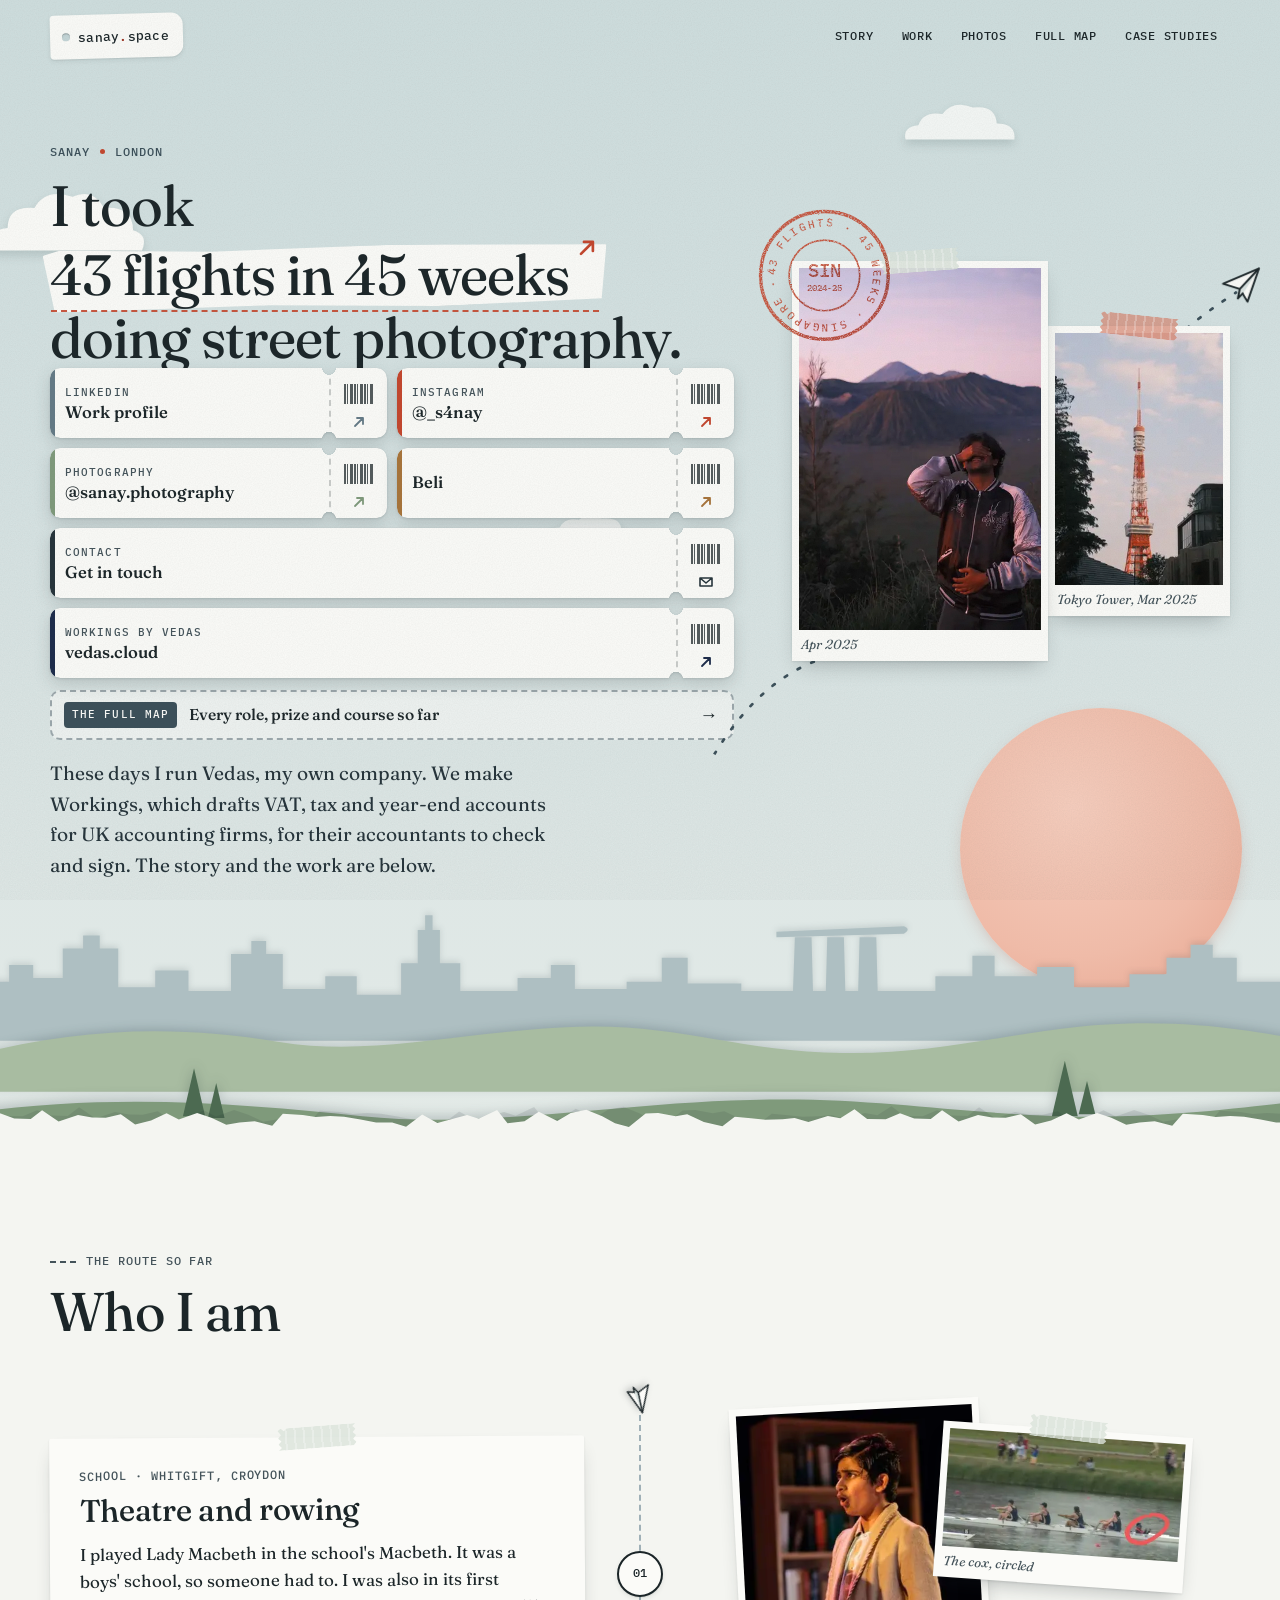
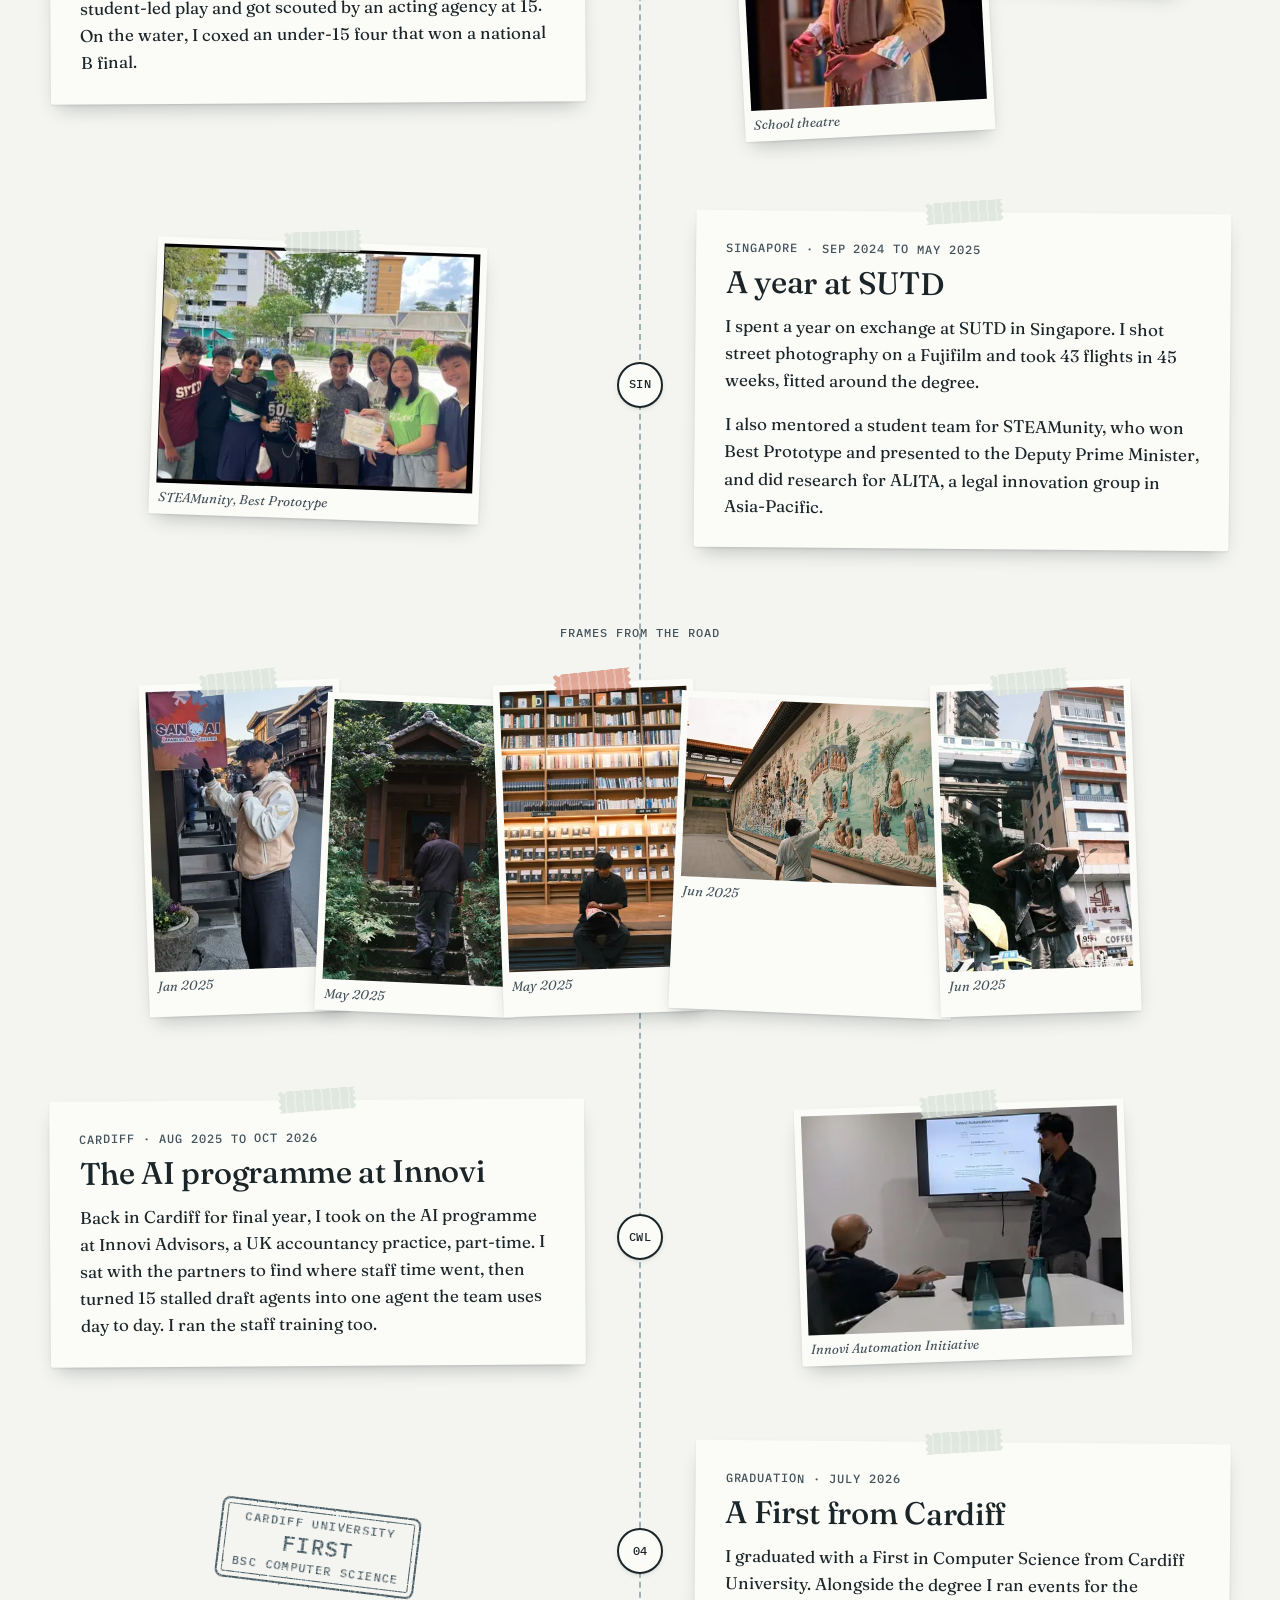
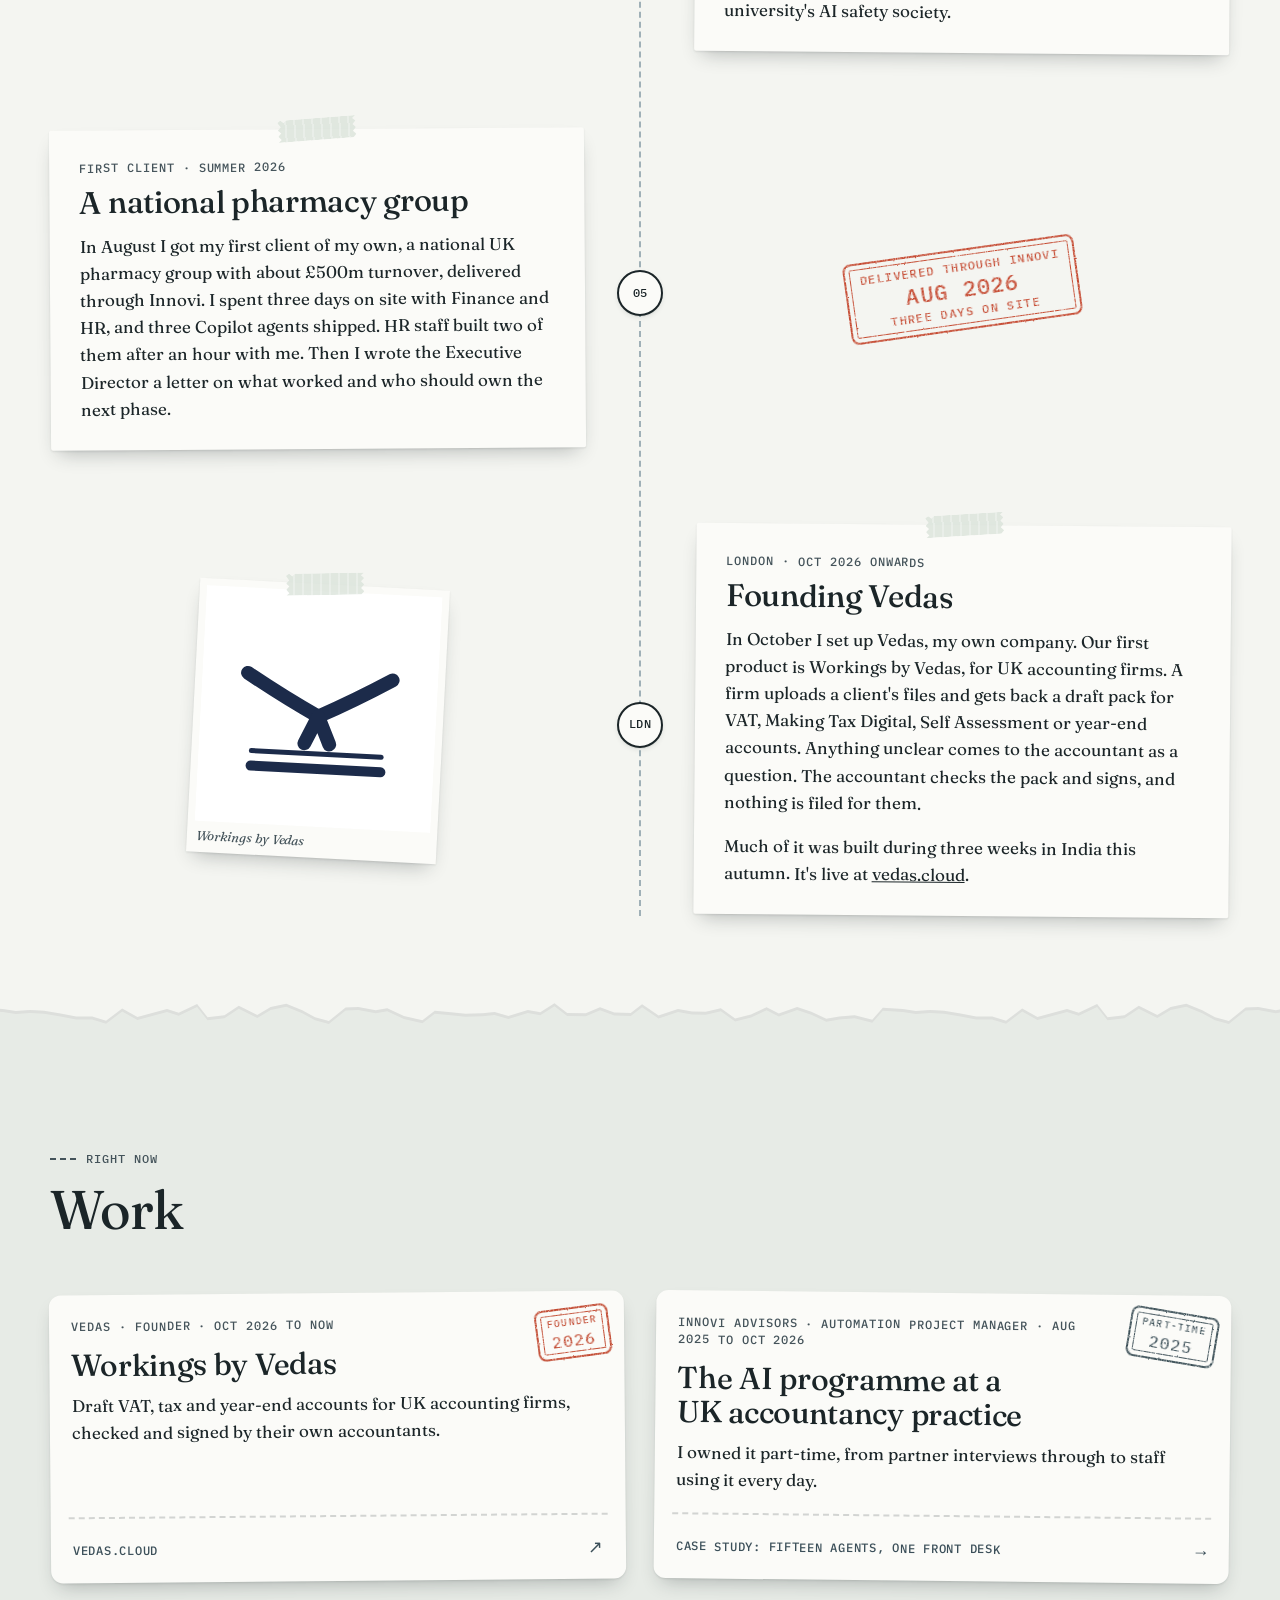
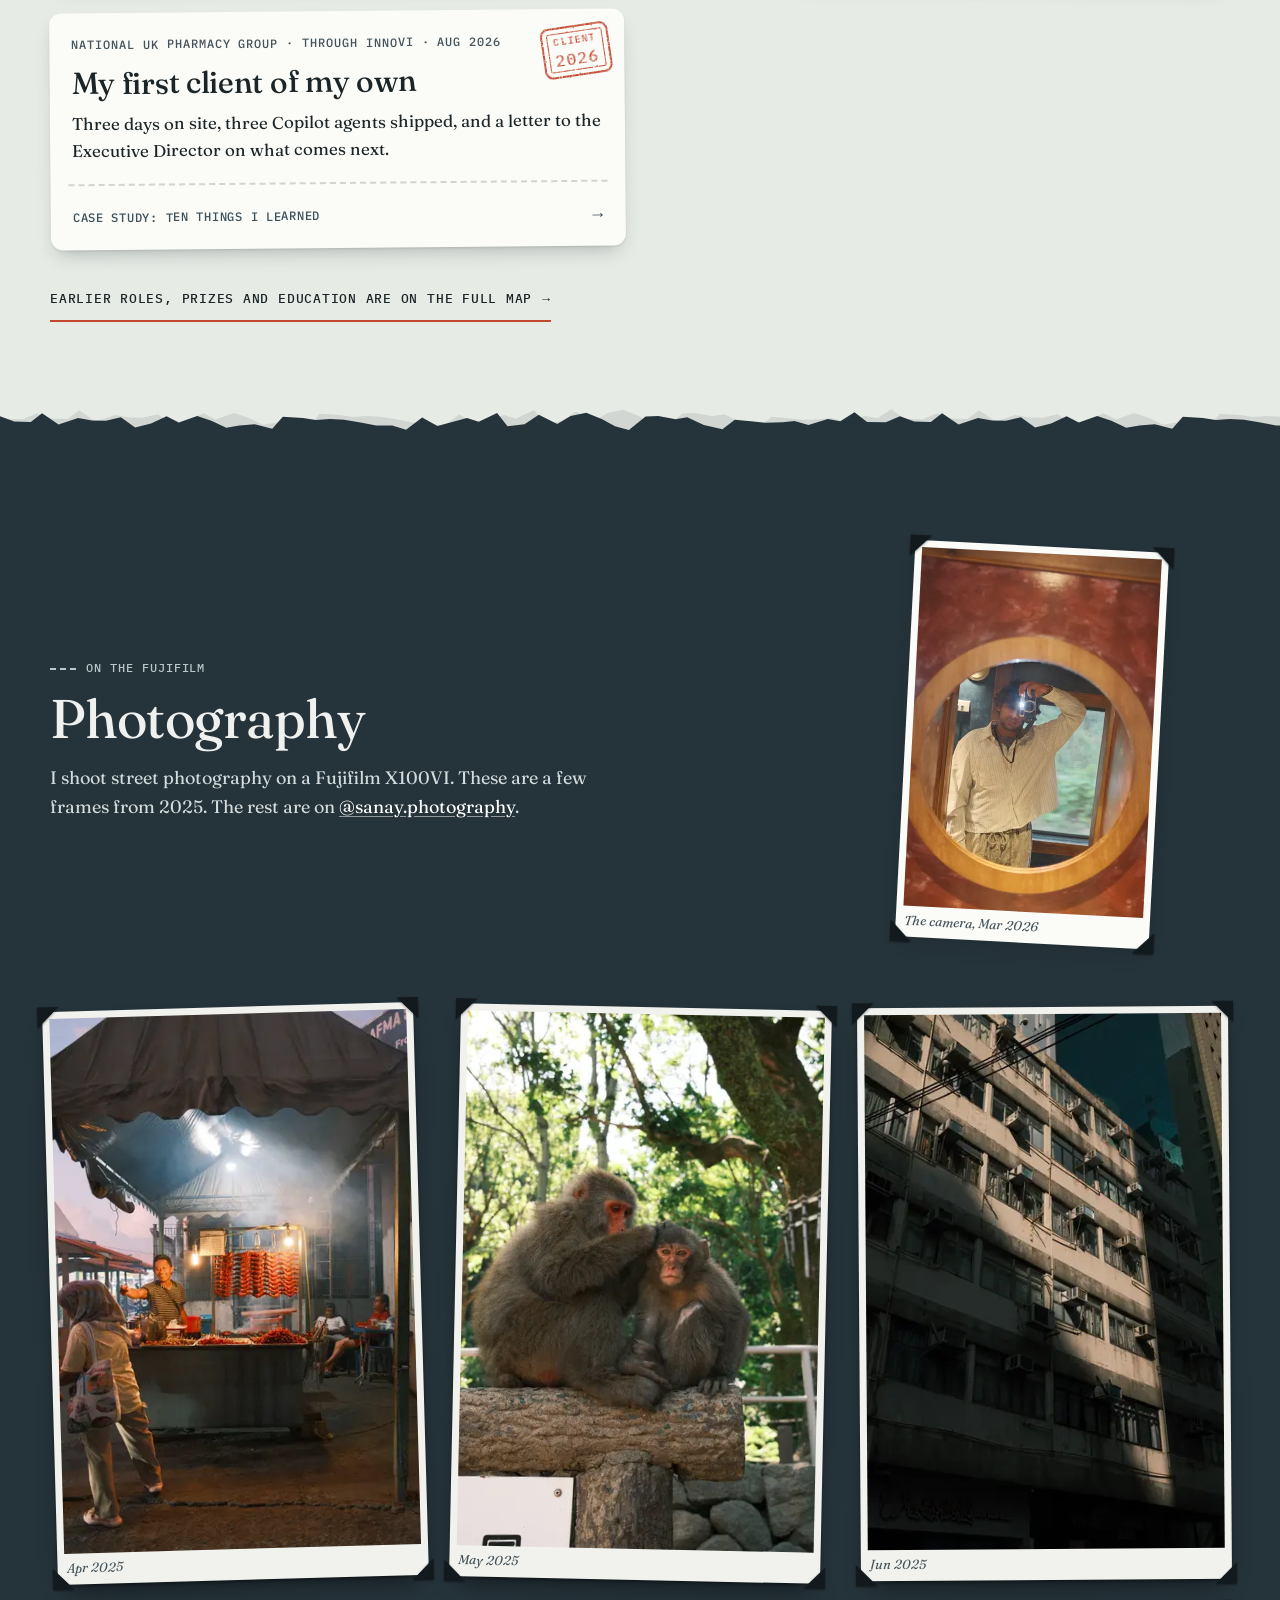
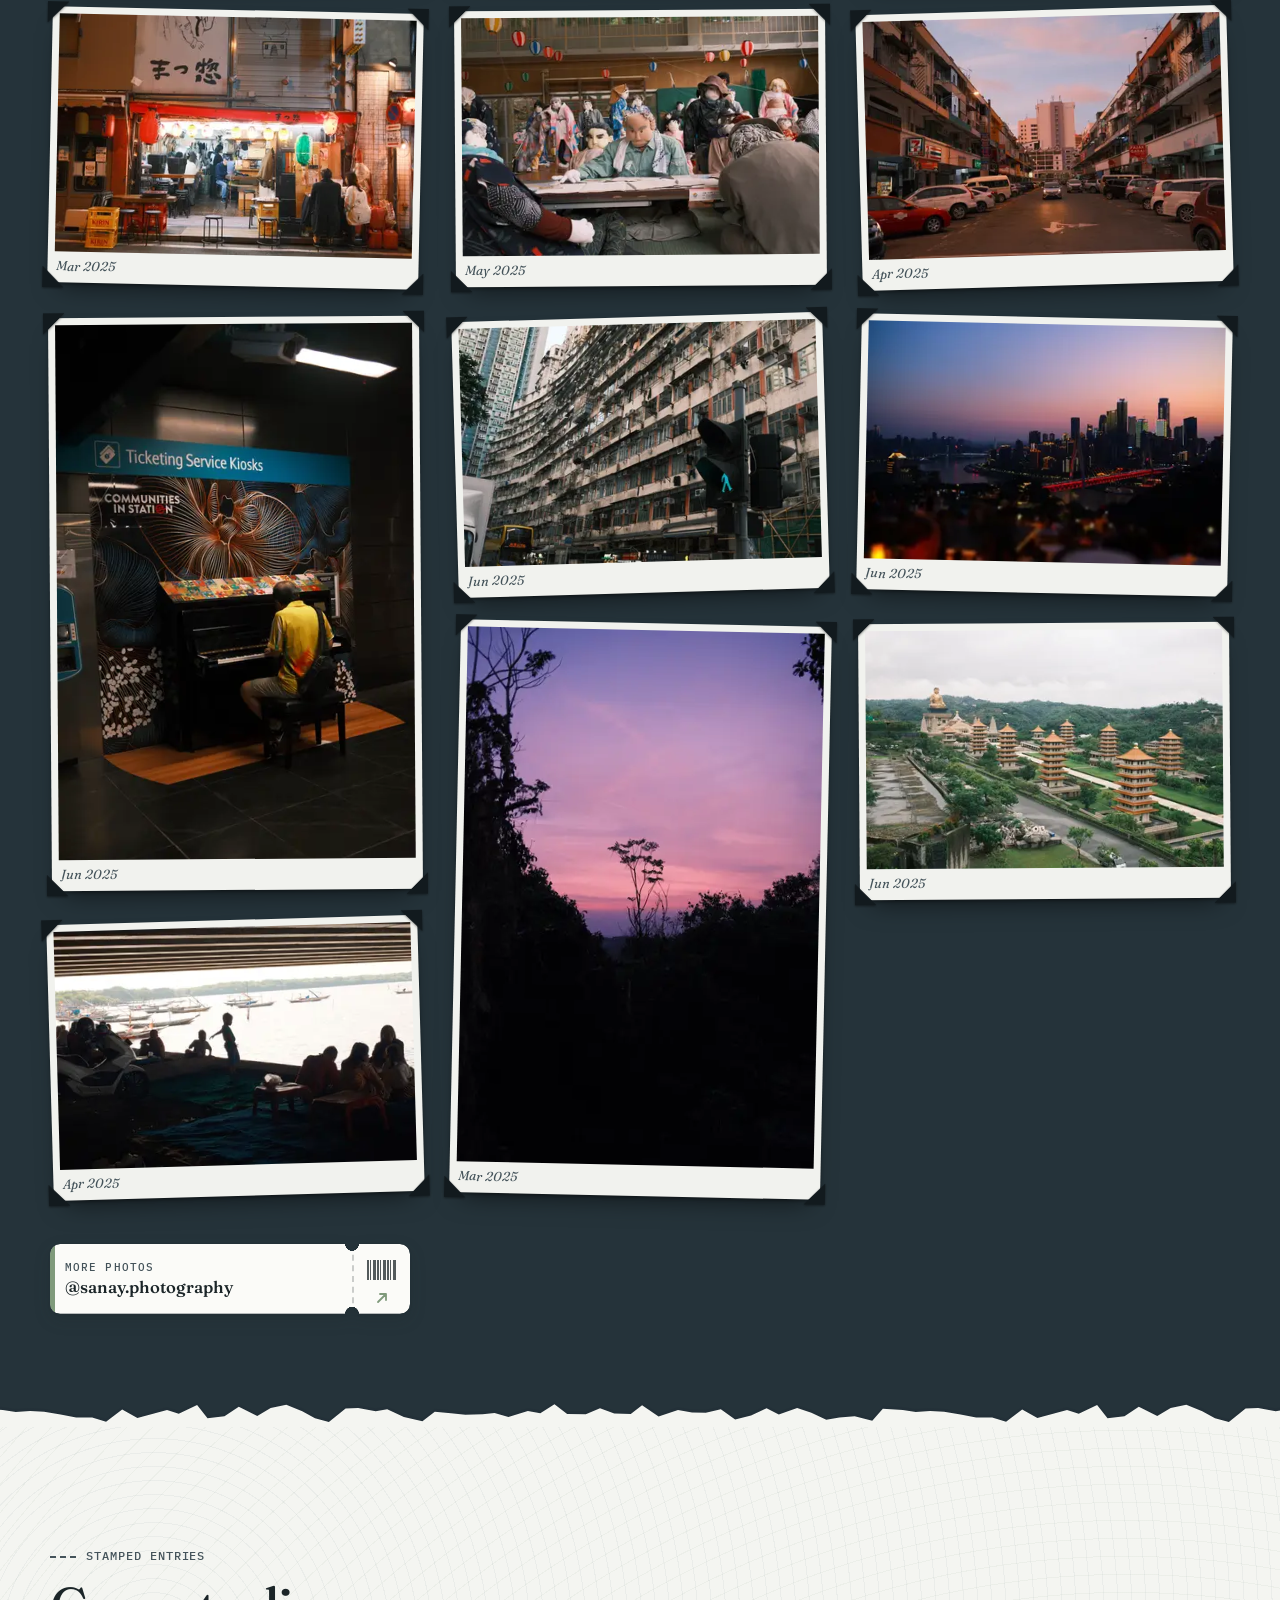
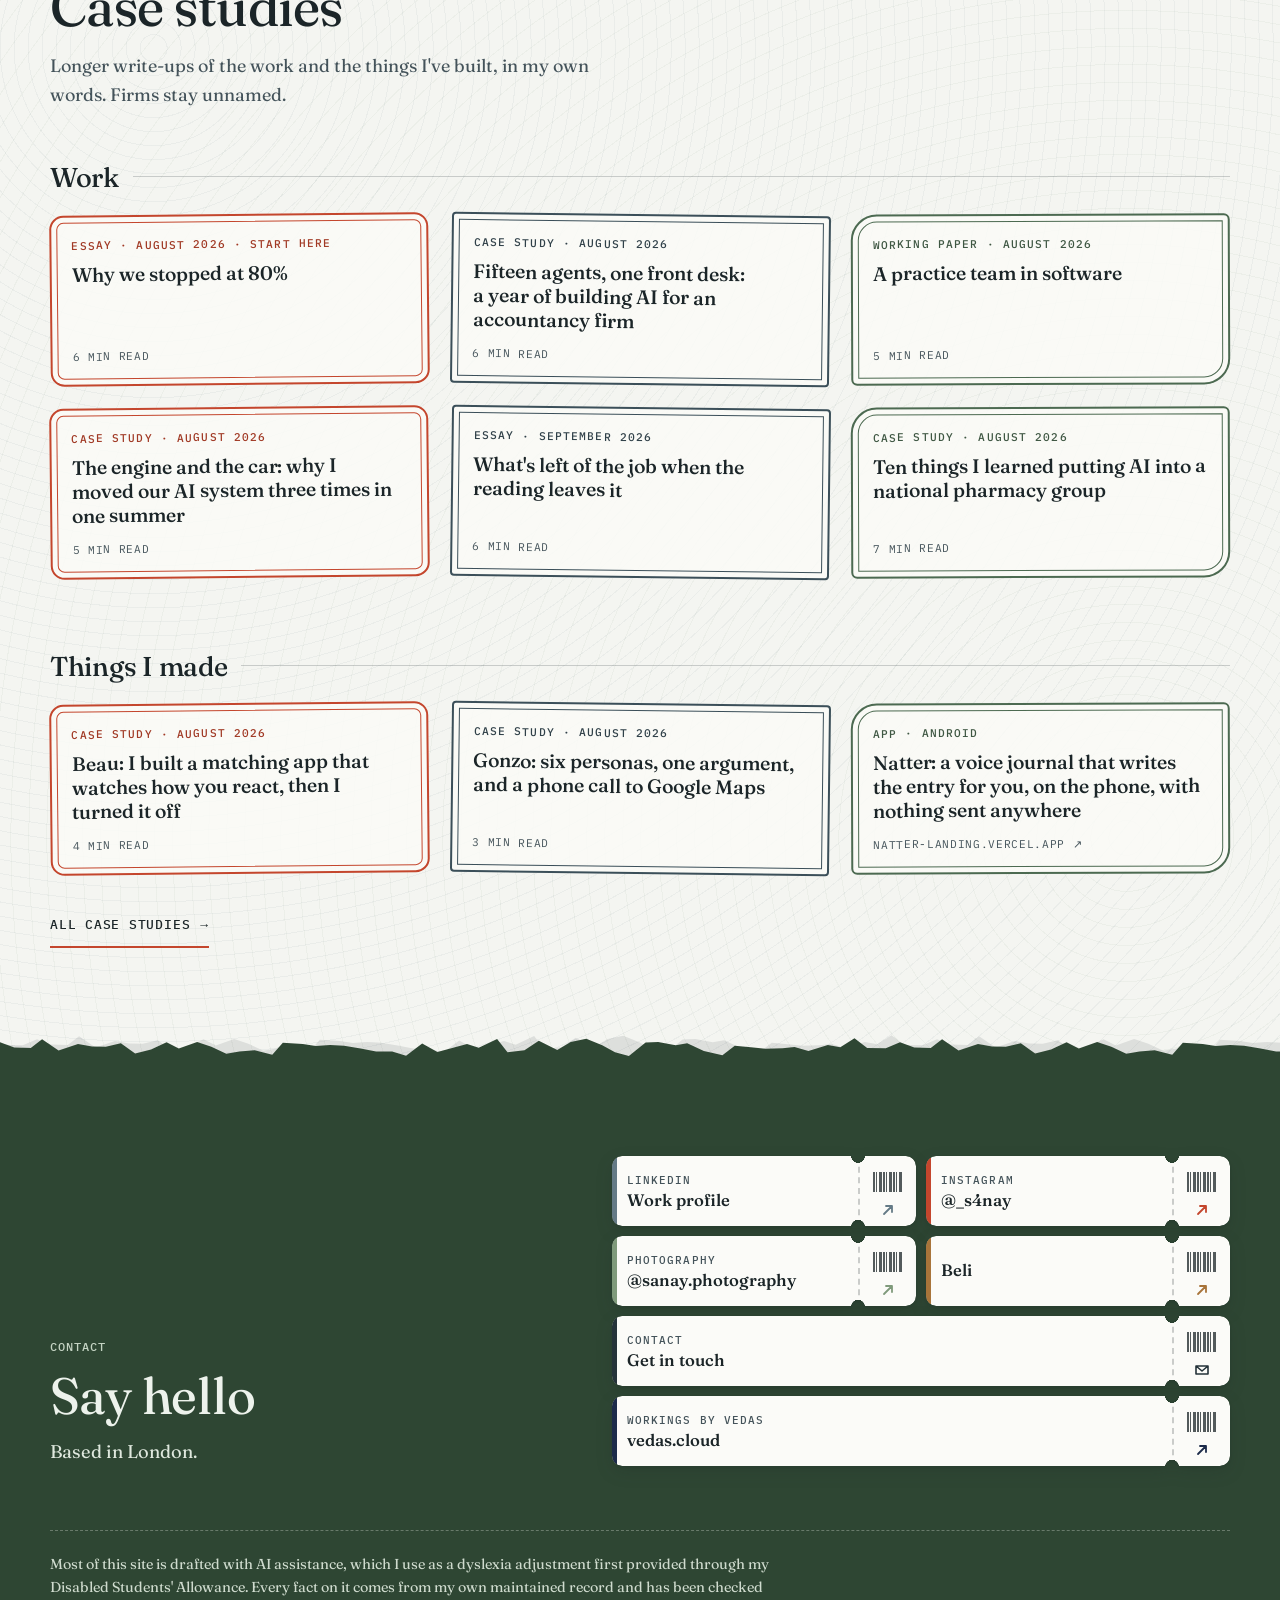
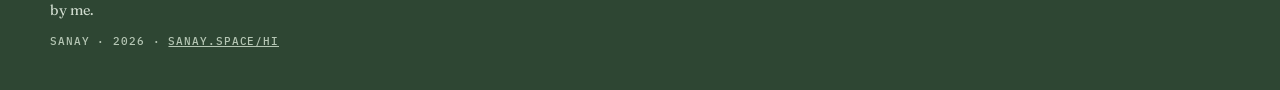
<file: index.html>
<!DOCTYPE html>
<html lang="en-GB" class="no-js">
<head>
  <meta charset="utf-8" />
  <meta name="viewport" content="width=device-width, initial-scale=1, viewport-fit=cover" />
  <script>document.documentElement.classList.replace("no-js", "js");</script>
  <title>Sanay · 43 flights in 45 weeks</title>
  <meta name="description" content="I took 43 flights in 45 weeks doing street photography. Now I run Vedas, which makes Workings for UK accounting firms. Based in London." />
  <link rel="canonical" href="https://sanay.space/" />
  <meta name="theme-color" content="#d7e3e3" />
  <meta property="og:type" content="website" />
  <meta property="og:site_name" content="sanay.space" />
  <meta property="og:url" content="https://sanay.space/" />
  <meta property="og:title" content="Sanay · 43 flights in 45 weeks" />
  <meta property="og:description" content="I took 43 flights in 45 weeks doing street photography. Now I run Vedas, which makes Workings for UK accounting firms." />
  <meta property="og:image" content="https://sanay.space/assets/img/og.jpg" />
  <meta property="og:image:width" content="1200" />
  <meta property="og:image:height" content="630" />
  <meta property="og:image:alt" content="Sanay's scrapbook: a taped-in print of him at sunrise and the line about 43 flights in 45 weeks." />
  <meta name="twitter:card" content="summary_large_image" />
  <meta name="twitter:title" content="Sanay · 43 flights in 45 weeks" />
  <meta name="twitter:description" content="I took 43 flights in 45 weeks doing street photography. Now I run Vedas, which makes Workings for UK accounting firms." />
  <meta name="twitter:image" content="https://sanay.space/assets/img/og.jpg" />
  <link rel="icon" href="assets/img/favicon.svg" type="image/svg+xml" />
  <link rel="preload" href="assets/fonts/fraunces.woff2" as="font" type="font/woff2" crossorigin />
  <link rel="preload" href="assets/img/bromo-420.webp" as="image" imagesrcset="assets/img/bromo-420.webp 420w, assets/img/bromo-760.webp 760w" imagesizes="(min-width: 900px) 260px, 124px" />
  <link rel="stylesheet" href="assets/css/site.css" />
  <script src="assets/js/site.js" defer></script>
</head>
<body>
  <a class="skip" href="#main">Skip to content</a>

  <svg width="0" height="0" style="position:absolute" aria-hidden="true" focusable="false">
    <defs>
      <filter id="ink" x="-5%" y="-5%" width="110%" height="110%">
        <feTurbulence type="fractalNoise" baseFrequency=".9" numOctaves="2" seed="4" result="n" />
        <feDisplacementMap in="SourceGraphic" in2="n" scale="1.8" xChannelSelector="R" yChannelSelector="G" result="d" />
        <feColorMatrix in="n" type="matrix" values="0 0 0 0 0  0 0 0 0 0  0 0 0 0 0  -2.2 0 0 0 2" result="m" />
        <feComposite in="d" in2="m" operator="in" />
      </filter>
      <symbol id="plane" viewBox="0 0 32 32">
        <path d="M2 15 L30 3 L21 29 L15 19 Z" fill="#fbfbf8" stroke="#1b2528" stroke-width="1.5" stroke-linejoin="round" />
        <path d="M30 3 L15 19 L13.5 26.5 L17.8 22" fill="#d9e2e0" stroke="#1b2528" stroke-width="1.5" stroke-linejoin="round" />
      </symbol>
      <symbol id="go" viewBox="0 0 16 16">
        <path d="M4 12 L12 4 M6 4 H12 V10" fill="none" stroke="currentColor" stroke-width="1.8" stroke-linecap="round" stroke-linejoin="round" />
      </symbol>
      <symbol id="mail" viewBox="0 0 16 16">
        <path d="M2 4 H14 V12 H2 Z M2 4 L8 9 L14 4" fill="none" stroke="currentColor" stroke-width="1.6" stroke-linejoin="round" />
      </symbol>
    </defs>
  </svg>

  <header class="hero" id="top">
    <div class="scene" aria-hidden="true">
      <div class="sun" data-depth=".08"></div>
      <svg class="cloud cloud--1" data-depth=".22" viewBox="0 0 160 70"><path d="M14 62 Q10 44 30 42 Q30 22 54 24 Q64 6 88 14 Q106 6 116 24 Q142 22 142 44 Q156 48 150 62 Z" fill="#fbfbf8" /></svg>
      <svg class="cloud cloud--2" data-depth=".34" viewBox="0 0 160 70"><path d="M12 62 Q8 46 28 44 Q34 26 58 30 Q72 12 96 22 Q124 18 126 42 Q150 42 148 62 Z" fill="#f4f7f5" /></svg>
      <svg class="cloud cloud--3" data-depth=".16" viewBox="0 0 160 70"><path d="M16 60 Q14 46 34 46 Q42 30 64 34 Q80 20 100 32 Q128 30 130 48 Q146 50 142 60 Z" fill="#f7f9f7" /></svg>
      <svg class="hills hills--far" data-depth=".05" viewBox="0 0 1440 240"><path fill="#aebfc2" d="M0 240 V176 H38 V158 H64 V172 H96 V140 H118 V126 H136 V140 H156 V182 H196 V164 H232 V186 H278 V146 H300 V132 H316 V146 H334 V184 H380 V170 H414 V190 H462 V156 H480 V120 H488 V104 H496 V120 H504 V156 H526 V186 H588 V172 H624 V158 H650 V184 H706 V176 H744 V150 H772 V178 H830 V186 H1040 V170 H1080 V148 H1104 V170 H1150 V160 H1190 V182 H1250 V168 H1290 V150 H1316 V136 H1340 V150 H1366 V176 H1440 V240 Z M884 240 L888 128 L906 128 L909 240 Z M920 240 L923 128 L941 128 L944 240 Z M955 240 L958 128 L976 128 L979 240 Z M868 122 L1006 116 Q1014 119 1006 124 L868 128 Z" /></svg>
      <svg class="hills hills--mid" data-depth=".1" viewBox="0 0 1440 240"><path fill="#a8bca1" d="M0 240 V200 C120 170 220 168 330 186 C430 202 520 176 640 170 C760 164 820 196 940 198 C1060 200 1140 168 1250 166 C1340 164 1400 178 1440 184 V240 Z" /></svg>
      <svg class="hills hills--near" data-depth=".16" viewBox="0 0 1440 240"><path fill="#7f9a7b" d="M0 240 V218 C160 196 300 210 420 222 C560 236 700 206 860 204 C1000 202 1100 226 1240 222 C1340 219 1400 208 1440 206 V240 Z" /><g fill="#4c6a51"><path d="M238 222 L226 222 L238 170 L250 222 Z" /><path d="M262 224 L253 224 L262 186 L271 224 Z" /><path d="M1180 222 L1166 222 L1180 162 L1194 222 Z" /><path d="M1204 220 L1195 220 L1204 184 L1213 220 Z" /></g></svg>
    </div>

    <div class="wrap topbar">
      <a class="wordmark" href="./"><span>sanay<b>.</b>space</span></a>
      <nav class="topnav" aria-label="Sections">
        <a class="topnav__extra" href="#story">Story</a>
        <a class="topnav__extra" href="#work">Work</a>
        <a class="topnav__extra" href="#photos">Photos</a>
        <a href="map/">Full map</a>
        <a href="case-studies/">Case studies</a>
      </nav>
    </div>

    <div class="wrap hero__grid">
      <div class="hero__text">
        <p class="kicker">Sanay <i></i> London</p>
        <h1>I took <a class="hl" href="flights/">43 flights in 45 weeks<svg class="hl__go" aria-hidden="true"><use href="#go" /></svg></a> doing street photography.</h1>
        <ul class="passes hero__passes" aria-label="Find me elsewhere">
          <li><a class="pass pass--li" href="https://www.linkedin.com/in/sanay-shah/" target="_blank" rel="me noopener"><span class="pass__paper"><span class="pass__body"><span class="pass__label">LinkedIn</span><span class="pass__dest">Work profile</span></span><span class="pass__stub" aria-hidden="true"><span class="pass__bar"></span><svg><use href="#go" /></svg></span></span></a></li>
          <li><a class="pass pass--ig" href="https://www.instagram.com/_s4nay/" target="_blank" rel="me noopener"><span class="pass__paper"><span class="pass__body"><span class="pass__label">Instagram</span><span class="pass__dest">@_s4nay</span></span><span class="pass__stub" aria-hidden="true"><span class="pass__bar"></span><svg><use href="#go" /></svg></span></span></a></li>
          <li><a class="pass pass--ph" href="https://www.instagram.com/sanay.photography/" target="_blank" rel="me noopener"><span class="pass__paper"><span class="pass__body"><span class="pass__label">Photography</span><span class="pass__dest">@sanay<wbr>.photography</span></span><span class="pass__stub" aria-hidden="true"><span class="pass__bar"></span><svg><use href="#go" /></svg></span></span></a></li>
          <li><a class="pass pass--beli" href="https://beliapp.co/app/Sanyo14" target="_blank" rel="me noopener"><span class="pass__paper"><span class="pass__body"><span class="pass__dest">Beli</span></span><span class="pass__stub" aria-hidden="true"><span class="pass__bar"></span><svg><use href="#go" /></svg></span></span></a></li>
          <li class="passes__wide"><a class="pass pass--mail" href="https://tally.so/r/GeeyVk" target="_blank" rel="noopener"><span class="pass__paper"><span class="pass__body"><span class="pass__label">Contact</span><span class="pass__dest">Get in touch</span></span><span class="pass__stub" aria-hidden="true"><span class="pass__bar"></span><svg><use href="#mail" /></svg></span></span></a></li>
          <li class="passes__wide"><a class="pass pass--vd" href="https://vedas.cloud" target="_blank" rel="noopener"><span class="pass__paper"><span class="pass__body"><span class="pass__label">Workings by Vedas</span><span class="pass__dest">vedas.cloud</span></span><span class="pass__stub" aria-hidden="true"><span class="pass__bar"></span><svg><use href="#go" /></svg></span></span></a></li>
        </ul>
        <a class="maplink" href="map/"><span class="maplink__label">The full map</span><span class="maplink__text">Every role, prize and course so far</span><span class="maplink__go" aria-hidden="true">&rarr;</span></a>
        <p class="hero__sub">These days I run Vedas, my own company. We make Workings, which drafts VAT, tax and year-end accounts for UK accounting firms, for their accountants to check and sign. The story and the work are below.</p>
      </div>

      <div class="hero__collage">
        <svg class="flight" viewBox="0 0 400 400" aria-hidden="true" focusable="false">
          <defs><mask id="flight-mask"><path class="flight__trail" d="M-10 380 C 70 250, 150 350, 225 220 S 330 70, 372 42" fill="none" stroke="#fff" stroke-width="8" /></mask></defs>
          <path class="flight__path" d="M-10 380 C 70 250, 150 350, 225 220 S 330 70, 372 42" fill="none" stroke="#3b4f59" stroke-width="2" stroke-linecap="round" mask="url(#flight-mask)" />
          <use class="flight__plane" href="#plane" x="360" y="22" width="30" height="30" />
        </svg>
        <figure class="print tape print--bromo" data-depth=".5">
          <img src="assets/img/bromo-420.webp" srcset="assets/img/bromo-420.webp 420w, assets/img/bromo-760.webp 760w" sizes="(min-width: 900px) 260px, 124px" width="420" height="630" alt="Me at sunrise in front of a volcano, one hand over my eyes, the sky pink behind the peaks." fetchpriority="high" />
          <figcaption>Apr 2025</figcaption>
        </figure>
        <figure class="print tape tape--ver print--tower" data-depth=".3" style="--tr: 6deg">
          <img src="assets/img/tower-360.webp" srcset="assets/img/tower-240.webp 240w, assets/img/tower-360.webp 360w, assets/img/tower-640.webp 640w" sizes="(min-width: 900px) 200px, 104px" width="360" height="540" alt="Tokyo Tower in evening light, framed by trees and a dark building." />
          <figcaption>Tokyo Tower, Mar 2025</figcaption>
        </figure>
        <svg class="stamp-ring" data-depth=".7" viewBox="0 0 120 120" aria-hidden="true" focusable="false">
          <defs><path id="ring-a" d="M60 60 m-43 0 a43 43 0 1 1 86 0 a43 43 0 1 1 -86 0" /></defs>
          <circle cx="60" cy="60" r="56" fill="none" stroke="currentColor" stroke-width="3" />
          <circle cx="60" cy="60" r="31" fill="none" stroke="currentColor" stroke-width="1.5" />
          <text font-size="9.6"><textPath href="#ring-a" textLength="266" lengthAdjust="spacing">43 FLIGHTS · 45 WEEKS · SINGAPORE ·</textPath></text>
          <text x="60" y="61" text-anchor="middle" font-size="17">SIN</text>
          <text x="60" y="74" text-anchor="middle" font-size="7.5">2024-25</text>
        </svg>
      </div>
    </div>
  </header>

  <main id="main">
    <section class="section torn story" id="story" aria-labelledby="story-title">
      <div class="wrap">
        <div class="section__head">
          <p class="label">The route so far</p>
          <h2 class="section__title" id="story-title">Who I am</h2>
        </div>

        <div class="route">
          <div class="route__line" aria-hidden="true"></div>
          <div class="route__flown" aria-hidden="true"></div>
          <svg class="route__plane" aria-hidden="true" focusable="false"><use href="#plane" /></svg>

          <ol class="route__list">
            <li class="beat">
              <span class="beat__stop" aria-hidden="true">01</span>
              <div class="beat__card tape rise">
                <span class="label">School · Whitgift, Croydon</span>
                <h3>Theatre and rowing</h3>
                <p>I played Lady Macbeth in the school's Macbeth. It was a boys' school, so someone had to. I was also in its first student-led play and got scouted by an acting agency at 15. On the water, I coxed an under-15 four that won a national B final.</p>
              </div>
              <div class="beat__media rise">
                <figure class="print" style="--r: -3deg">
                  <img src="assets/img/play-320.webp" srcset="assets/img/play-320.webp 320w, assets/img/play-440.webp 440w, assets/img/play-560.webp 560w" sizes="(min-width: 960px) 250px, 55vw" width="320" height="400" alt="Me on stage in a school play, mid-line, in a long coat against a dark set." loading="lazy" decoding="async" />
                  <figcaption>School theatre</figcaption>
                </figure>
                <figure class="print tape" style="--r: 4deg; --tr: 3deg">
                  <img src="assets/img/rowing-360.webp" srcset="assets/img/rowing-360.webp 360w, assets/img/rowing-640.webp 640w" sizes="(min-width: 960px) 250px, 55vw" width="360" height="180" alt="A rowing four racing on a river, with the cox circled in red." loading="lazy" decoding="async" />
                  <figcaption>The cox, circled</figcaption>
                </figure>
              </div>
            </li>

            <li class="beat">
              <span class="beat__stop" aria-hidden="true">SIN</span>
              <div class="beat__card tape rise">
                <span class="label">Singapore · Sep 2024 to May 2025</span>
                <h3>A year at SUTD</h3>
                <p>I spent a year on exchange at SUTD in Singapore. I shot street photography on a Fujifilm and took 43 flights in 45 weeks, fitted around the degree.</p>
                <p>I also mentored a student team for STEAMunity, who won Best Prototype and presented to the Deputy Prime Minister, and did research for ALITA, a legal innovation group in Asia-Pacific.</p>
              </div>
              <div class="beat__media rise">
                <figure class="print tape print--wide" style="--r: 2deg">
                  <img src="assets/img/steamunity-400.webp" srcset="assets/img/steamunity-400.webp 400w, assets/img/steamunity-560.webp 560w, assets/img/steamunity-720.webp 720w" sizes="(min-width: 960px) 330px, 80vw" width="400" height="303" alt="Me with the STEAMunity student team and Deputy Prime Minister Heng Swee Keat, the students holding their award and their plant sensor project." loading="lazy" decoding="async" />
                  <figcaption>STEAMunity, Best Prototype</figcaption>
                </figure>
              </div>
            </li>

            <li class="strip" aria-label="Frames from the road">
              <div class="strip__head">
                <p class="label">Frames from the road</p>
                <p class="mono strip__hint" aria-hidden="true">Swipe &rarr;</p>
              </div>
              <div class="strip__scroller" tabindex="0" role="group" aria-label="Photos of me travelling, 2025">
                <figure class="print tape">
                  <img src="assets/img/sanoai-360.webp" srcset="assets/img/sanoai-260.webp 260w, assets/img/sanoai-360.webp 360w, assets/img/sanoai-640.webp 640w" sizes="(min-width: 960px) 200px, 150px" width="360" height="540" alt="Me pointing up at a shop sign on an old wooden street in Japan." loading="lazy" decoding="async" />
                  <figcaption>Jan 2025</figcaption>
                </figure>
                <figure class="print">
                  <img src="assets/img/steps-360.webp" srcset="assets/img/steps-260.webp 260w, assets/img/steps-360.webp 360w, assets/img/steps-640.webp 640w" sizes="(min-width: 960px) 200px, 150px" width="360" height="540" alt="Me climbing mossy stone steps to a small wooden shrine in a forest." loading="lazy" decoding="async" />
                  <figcaption>May 2025</figcaption>
                </figure>
                <figure class="print tape tape--ver">
                  <img src="assets/img/books-360.webp" srcset="assets/img/books-260.webp 260w, assets/img/books-360.webp 360w, assets/img/books-640.webp 640w" sizes="(min-width: 960px) 200px, 150px" width="360" height="540" alt="Me reading on a bench under a wall of bookshelves." loading="lazy" decoding="async" />
                  <figcaption>May 2025</figcaption>
                </figure>
                <figure class="print print--land">
                  <img src="assets/img/mural-480.webp" srcset="assets/img/mural-480.webp 480w, assets/img/mural-820.webp 820w" sizes="(min-width: 960px) 280px, 220px" width="480" height="320" alt="Me pointing at a long painted mural on a temple wall." loading="lazy" decoding="async" />
                  <figcaption>Jun 2025</figcaption>
                </figure>
                <figure class="print tape">
                  <img src="assets/img/monorail-360.webp" srcset="assets/img/monorail-260.webp 260w, assets/img/monorail-360.webp 360w, assets/img/monorail-640.webp 640w" sizes="(min-width: 960px) 200px, 150px" width="360" height="540" alt="Me with my hands on my head in the street while a monorail train runs through the middle of a tower block behind me." loading="lazy" decoding="async" />
                  <figcaption>Jun 2025</figcaption>
                </figure>
              </div>
            </li>

            <li class="beat">
              <span class="beat__stop" aria-hidden="true">CWL</span>
              <div class="beat__card tape rise">
                <span class="label">Cardiff · Aug 2025 to Oct 2026</span>
                <h3>The AI programme at Innovi</h3>
                <p>Back in Cardiff for final year, I took on the AI programme at Innovi Advisors, a UK accountancy practice, part-time. I sat with the partners to find where staff time went, then turned 15 stalled draft agents into one agent the team uses day to day. I ran the staff training too.</p>
              </div>
              <div class="beat__media rise">
                <figure class="print tape print--wide" style="--r: -2deg">
                  <img src="assets/img/innovi-400.webp" srcset="assets/img/innovi-400.webp 400w, assets/img/innovi-560.webp 560w, assets/img/innovi-720.webp 720w" sizes="(min-width: 960px) 330px, 80vw" width="400" height="277" alt="Me presenting the Innovi Automation Initiative on a screen in a meeting room." loading="lazy" decoding="async" />
                  <figcaption>Innovi Automation Initiative</figcaption>
                </figure>
              </div>
            </li>

            <li class="beat">
              <span class="beat__stop" aria-hidden="true">04</span>
              <div class="beat__card tape rise">
                <span class="label">Graduation · July 2026</span>
                <h3>A First from Cardiff</h3>
                <p>I graduated with a First in Computer Science from Cardiff University. Alongside the degree I ran events for the university's AI safety society.</p>
              </div>
              <div class="beat__media rise">
                <p class="stamp stamp--slate" style="--rot: 7deg">Cardiff University<strong>First</strong>BSc Computer Science</p>
              </div>
            </li>

            <li class="beat">
              <span class="beat__stop" aria-hidden="true">05</span>
              <div class="beat__card tape rise">
                <span class="label">First client · Summer 2026</span>
                <h3>A national pharmacy group</h3>
                <p>In August I got my first client of my own, a national UK pharmacy group with about £500m turnover, delivered through Innovi. I spent three days on site with Finance and HR, and three Copilot agents shipped. HR staff built two of them after an hour with me. Then I wrote the Executive Director a letter on what worked and who should own the next phase.</p>
              </div>
              <div class="beat__media rise">
                <p class="stamp" style="--rot: -8deg">Delivered through Innovi<strong>Aug 2026</strong>Three days on site</p>
              </div>
            </li>

            <li class="beat">
              <span class="beat__stop" aria-hidden="true">LDN</span>
              <div class="beat__card tape rise">
                <span class="label">London · Oct 2026 onwards</span>
                <h3>Founding Vedas</h3>
                <p>In October I set up Vedas, my own company. Our first product is Workings by Vedas, for UK accounting firms. A firm uploads a client's files and gets back a draft pack for VAT, Making Tax Digital, Self Assessment or year-end accounts. Anything unclear comes to the accountant as a question. The accountant checks the pack and signs, and nothing is filed for them.</p>
                <p>Much of it was built during three weeks in India this autumn. It's live at <a href="https://vedas.cloud" target="_blank" rel="noopener">vedas.cloud</a>.</p>
              </div>
              <div class="beat__media rise">
                <figure class="print tape print--logo" style="--r: 3deg">
                  <img src="assets/img/workings-mark.svg" width="64" height="64" alt="The Workings by Vedas logo: a small bird with its wings held in a V, standing on a ledger's double rule." loading="lazy" decoding="async" />
                  <figcaption>Workings by Vedas</figcaption>
                </figure>
              </div>
            </li>
          </ol>
        </div>
      </div>
    </section>

    <section class="section torn torn--flip work" id="work" aria-labelledby="work-title">
      <div class="wrap">
        <div class="section__head">
          <p class="label">Right now</p>
          <h2 class="section__title" id="work-title">Work</h2>
        </div>
        <div class="tickets">
          <a class="ticket rise" href="https://vedas.cloud" target="_blank" rel="noopener">
            <span class="label">Vedas · Founder · Oct 2026 to now</span>
            <span class="stamp" style="--rot: -7deg" aria-hidden="true">Founder<strong>2026</strong></span>
            <h3>Workings by Vedas</h3>
            <p>Draft VAT, tax and year-end accounts for UK accounting firms, checked and signed by their own accountants.</p>
            <span class="ticket__go"><span>vedas.cloud</span><span aria-hidden="true">&nearr;</span></span>
          </a>
          <a class="ticket rise" href="case-studies/fifteen-agents-one-front-desk.html">
            <span class="label">Innovi Advisors · Automation Project Manager · Aug 2025 to Oct 2026</span>
            <span class="stamp stamp--slate" style="--rot: 9deg" aria-hidden="true">Part-time<strong>2025</strong></span>
            <h3>The AI programme at a UK accountancy practice</h3>
            <p>I owned it part-time, from partner interviews through to staff using it every day.</p>
            <span class="ticket__go"><span>Case study: Fifteen agents, one front desk</span><span aria-hidden="true">&rarr;</span></span>
          </a>
          <a class="ticket rise" href="case-studies/ten-things-pharmacy-group.html">
            <span class="label">National UK pharmacy group · through Innovi · Aug 2026</span>
            <span class="stamp" style="--rot: -8deg" aria-hidden="true">Client<strong>2026</strong></span>
            <h3>My first client of my own</h3>
            <p>Three days on site, three Copilot agents shipped, and a letter to the Executive Director on what comes next.</p>
            <span class="ticket__go"><span>Case study: Ten things I learned</span><span aria-hidden="true">&rarr;</span></span>
          </a>
        </div>
        <a class="more-link" href="map/">Earlier roles, prizes and education are on the full map <span aria-hidden="true">&rarr;</span></a>
      </div>
    </section>

    <section class="section torn photos" id="photos" aria-labelledby="photos-title">
      <div class="wrap">
        <div class="album__intro">
          <div class="section__head">
            <p class="label">On the Fujifilm</p>
            <h2 class="section__title" id="photos-title">Photography</h2>
            <p class="section__lead">I shoot street photography on a Fujifilm X100VI. These are a few frames from 2025. The rest are on <a href="https://www.instagram.com/sanay.photography/" target="_blank" rel="noopener">@sanay.photography</a>.</p>
          </div>
          <figure class="print corners rise">
            <img src="assets/img/mirror-420.webp" srcset="assets/img/mirror-420.webp 420w, assets/img/mirror-760.webp 760w" sizes="(min-width: 820px) 300px, 60vw" width="420" height="630" alt="Me taking a photo of myself in a round mirror on a train, the camera held up to my eye." loading="lazy" decoding="async" />
            <figcaption>The camera, Mar 2026</figcaption>
          </figure>
        </div>

        <div class="album">
          <figure class="print corners rise">
            <img src="assets/img/st-1951-400.webp" srcset="assets/img/st-1951-400.webp 400w, assets/img/st-1951-800.webp 800w" sizes="(min-width: 1200px) 370px, (min-width: 760px) 30vw, 46vw" width="400" height="600" alt="A street food stall at dusk, smoke rising from the grill under a canopy while a woman waits." loading="lazy" decoding="async" />
            <figcaption>Apr 2025</figcaption>
          </figure>
          <figure class="print corners rise">
            <img src="assets/img/st-0582-400.webp" srcset="assets/img/st-0582-400.webp 400w, assets/img/st-0582-800.webp 800w" sizes="(min-width: 1200px) 370px, (min-width: 760px) 30vw, 46vw" width="400" height="267" alt="A small restaurant in Japan at night, its front open to the street, red lanterns over the counter." loading="lazy" decoding="async" />
            <figcaption>Mar 2025</figcaption>
          </figure>
          <figure class="print corners rise">
            <img src="assets/img/st-7328-400.webp" srcset="assets/img/st-7328-400.webp 400w, assets/img/st-7328-800.webp 800w" sizes="(min-width: 1200px) 370px, (min-width: 760px) 30vw, 46vw" width="400" height="600" alt="A man in a yellow shirt playing a painted public piano in a dark train station." loading="lazy" decoding="async" />
            <figcaption>Jun 2025</figcaption>
          </figure>
          <figure class="print corners rise">
            <img src="assets/img/st-1552-400.webp" srcset="assets/img/st-1552-400.webp 400w, assets/img/st-1552-800.webp 800w" sizes="(min-width: 1200px) 370px, (min-width: 760px) 30vw, 46vw" width="400" height="267" alt="People sitting in shade under a bridge by the water, a boy standing on the wall, fishing boats moored beyond." loading="lazy" decoding="async" />
            <figcaption>Apr 2025</figcaption>
          </figure>
          <figure class="print corners rise">
            <img src="assets/img/st-3685-400.webp" srcset="assets/img/st-3685-400.webp 400w, assets/img/st-3685-800.webp 800w" sizes="(min-width: 1200px) 370px, (min-width: 760px) 30vw, 46vw" width="400" height="600" alt="Two macaques on a wooden post, one grooming the other, trees behind." loading="lazy" decoding="async" />
            <figcaption>May 2025</figcaption>
          </figure>
          <figure class="print corners rise">
            <img src="assets/img/st-3232-400.webp" srcset="assets/img/st-3232-400.webp 400w, assets/img/st-3232-800.webp 800w" sizes="(min-width: 1200px) 370px, (min-width: 760px) 30vw, 46vw" width="400" height="267" alt="A room full of life-size handmade dolls seated at desks under strings of paper lanterns." loading="lazy" decoding="async" />
            <figcaption>May 2025</figcaption>
          </figure>
          <figure class="print corners rise">
            <img src="assets/img/st-6740-400.webp" srcset="assets/img/st-6740-400.webp 400w, assets/img/st-6740-800.webp 800w" sizes="(min-width: 1200px) 370px, (min-width: 760px) 30vw, 46vw" width="400" height="267" alt="A curved wall of old apartment blocks seen from the street, a green pedestrian light in front." loading="lazy" decoding="async" />
            <figcaption>Jun 2025</figcaption>
          </figure>
          <figure class="print corners rise">
            <img src="assets/img/st-0721-400.webp" srcset="assets/img/st-0721-400.webp 400w, assets/img/st-0721-800.webp 800w" sizes="(min-width: 1200px) 370px, (min-width: 760px) 30vw, 46vw" width="400" height="600" alt="A purple and pink sky at dusk above the silhouettes of trees." loading="lazy" decoding="async" />
            <figcaption>Mar 2025</figcaption>
          </figure>
          <figure class="print corners rise">
            <img src="assets/img/st-6667-400.webp" srcset="assets/img/st-6667-400.webp 400w, assets/img/st-6667-800.webp 800w" sizes="(min-width: 1200px) 370px, (min-width: 760px) 30vw, 46vw" width="400" height="600" alt="The side of an old apartment block in hard afternoon light, air conditioners on every floor." loading="lazy" decoding="async" />
            <figcaption>Jun 2025</figcaption>
          </figure>
          <figure class="print corners rise">
            <img src="assets/img/st-1948-400.webp" srcset="assets/img/st-1948-400.webp 400w, assets/img/st-1948-800.webp 800w" sizes="(min-width: 1200px) 370px, (min-width: 760px) 30vw, 46vw" width="400" height="267" alt="A street of low shophouses at dusk under a pink sky, cars parked along both sides." loading="lazy" decoding="async" />
            <figcaption>Apr 2025</figcaption>
          </figure>
          <figure class="print corners rise">
            <img src="assets/img/st-7145-400.webp" srcset="assets/img/st-7145-400.webp 400w, assets/img/st-7145-800.webp 800w" sizes="(min-width: 1200px) 370px, (min-width: 760px) 30vw, 46vw" width="400" height="267" alt="A city skyline at blue hour across a river, the towers and a bridge lit up." loading="lazy" decoding="async" />
            <figcaption>Jun 2025</figcaption>
          </figure>
          <figure class="print corners rise">
            <img src="assets/img/st-6403-400.webp" srcset="assets/img/st-6403-400.webp 400w, assets/img/st-6403-800.webp 800w" sizes="(min-width: 1200px) 370px, (min-width: 760px) 30vw, 46vw" width="400" height="267" alt="Rows of pagodas leading to a large seated Buddha on a green hillside." loading="lazy" decoding="async" />
            <figcaption>Jun 2025</figcaption>
          </figure>
        </div>
        <div class="album__more">
          <a class="pass pass--ph" href="https://www.instagram.com/sanay.photography/" target="_blank" rel="noopener"><span class="pass__paper"><span class="pass__body"><span class="pass__label">More photos</span><span class="pass__dest">@sanay.photography</span></span><span class="pass__stub" aria-hidden="true"><span class="pass__bar"></span><svg><use href="#go" /></svg></span></span></a>
        </div>
      </div>
    </section>

    <section class="section torn torn--flip writing" id="case-studies" aria-labelledby="writing-title">
      <div class="wrap">
        <div class="section__head">
          <p class="label">Stamped entries</p>
          <h2 class="section__title" id="writing-title">Case studies</h2>
          <p class="section__lead">Longer write-ups of the work and the things I've built, in my own words. Firms stay unnamed.</p>
        </div>
        <!-- case-studies:list -->
        <div class="group">
          <h3 class="group__title">Work</h3>
          <ul class="entries">
          <li>
            <a class="entry rise" href="case-studies/why-we-stopped-at-80.html">
              <span class="entry__kind">Essay · August 2026 · start here</span>
              <span class="entry__title">Why we stopped at 80%</span>
              <span class="entry__meta">6 min read</span>
            </a>
          </li>
          <li>
            <a class="entry rise" href="case-studies/fifteen-agents-one-front-desk.html">
              <span class="entry__kind">Case study · August 2026</span>
              <span class="entry__title">Fifteen agents, one front desk: a year of building AI for an accountancy firm</span>
              <span class="entry__meta">6 min read</span>
            </a>
          </li>
          <li>
            <a class="entry rise" href="case-studies/a-practice-team-in-software.html">
              <span class="entry__kind">Working paper · August 2026</span>
              <span class="entry__title">A practice team in software</span>
              <span class="entry__meta">5 min read</span>
            </a>
          </li>
          <li>
            <a class="entry rise" href="case-studies/the-engine-and-the-car.html">
              <span class="entry__kind">Case study · August 2026</span>
              <span class="entry__title">The engine and the car: why I moved our AI system three times in one summer</span>
              <span class="entry__meta">5 min read</span>
            </a>
          </li>
          <li>
            <a class="entry rise" href="case-studies/whats-left-of-the-job.html">
              <span class="entry__kind">Essay · September 2026</span>
              <span class="entry__title">What&#x27;s left of the job when the reading leaves it</span>
              <span class="entry__meta">6 min read</span>
            </a>
          </li>
          <li>
            <a class="entry rise" href="case-studies/ten-things-pharmacy-group.html">
              <span class="entry__kind">Case study · August 2026</span>
              <span class="entry__title">Ten things I learned putting AI into a national pharmacy group</span>
              <span class="entry__meta">7 min read</span>
            </a>
          </li>
          </ul>
        </div>
        <div class="group">
          <h3 class="group__title">Things I made</h3>
          <ul class="entries">
          <li>
            <a class="entry rise" href="case-studies/beau.html">
              <span class="entry__kind">Case study · August 2026</span>
              <span class="entry__title">Beau: I built a matching app that watches how you react, then I turned it off</span>
              <span class="entry__meta">4 min read</span>
            </a>
          </li>
          <li>
            <a class="entry rise" href="case-studies/gonzo.html">
              <span class="entry__kind">Case study · August 2026</span>
              <span class="entry__title">Gonzo: six personas, one argument, and a phone call to Google Maps</span>
              <span class="entry__meta">3 min read</span>
            </a>
          </li>
          <li>
            <a class="entry rise" href="https://natter-landing.vercel.app" target="_blank" rel="noopener">
              <span class="entry__kind">App · Android</span>
              <span class="entry__title">Natter: a voice journal that writes the entry for you, on the phone, with nothing sent anywhere</span>
              <span class="entry__meta">natter-landing.vercel.app ↗</span>
            </a>
          </li>
          </ul>
        </div>
        <!-- /case-studies:list -->
        <a class="more-link" href="case-studies/">All case studies <span aria-hidden="true">&rarr;</span></a>
      </div>
    </section>
  </main>

  <footer class="section torn foot" id="contact">
    <div class="wrap">
      <div class="foot__grid">
        <div>
          <p class="label">Contact</p>
          <h2 class="foot__title">Say hello</h2>
          <p class="foot__where">Based in London.</p>
        </div>
        <ul class="passes" aria-label="Find me elsewhere">
          <li><a class="pass pass--li" href="https://www.linkedin.com/in/sanay-shah/" target="_blank" rel="noopener"><span class="pass__paper"><span class="pass__body"><span class="pass__label">LinkedIn</span><span class="pass__dest">Work profile</span></span><span class="pass__stub" aria-hidden="true"><span class="pass__bar"></span><svg><use href="#go" /></svg></span></span></a></li>
          <li><a class="pass pass--ig" href="https://www.instagram.com/_s4nay/" target="_blank" rel="noopener"><span class="pass__paper"><span class="pass__body"><span class="pass__label">Instagram</span><span class="pass__dest">@_s4nay</span></span><span class="pass__stub" aria-hidden="true"><span class="pass__bar"></span><svg><use href="#go" /></svg></span></span></a></li>
          <li><a class="pass pass--ph" href="https://www.instagram.com/sanay.photography/" target="_blank" rel="noopener"><span class="pass__paper"><span class="pass__body"><span class="pass__label">Photography</span><span class="pass__dest">@sanay<wbr>.photography</span></span><span class="pass__stub" aria-hidden="true"><span class="pass__bar"></span><svg><use href="#go" /></svg></span></span></a></li>
          <li><a class="pass pass--beli" href="https://beliapp.co/app/Sanyo14" target="_blank" rel="noopener"><span class="pass__paper"><span class="pass__body"><span class="pass__dest">Beli</span></span><span class="pass__stub" aria-hidden="true"><span class="pass__bar"></span><svg><use href="#go" /></svg></span></span></a></li>
          <li class="passes__wide"><a class="pass pass--mail" href="https://tally.so/r/GeeyVk" target="_blank" rel="noopener"><span class="pass__paper"><span class="pass__body"><span class="pass__label">Contact</span><span class="pass__dest">Get in touch</span></span><span class="pass__stub" aria-hidden="true"><span class="pass__bar"></span><svg><use href="#mail" /></svg></span></span></a></li>
          <li class="passes__wide"><a class="pass pass--vd" href="https://vedas.cloud" target="_blank" rel="noopener"><span class="pass__paper"><span class="pass__body"><span class="pass__label">Workings by Vedas</span><span class="pass__dest">vedas.cloud</span></span><span class="pass__stub" aria-hidden="true"><span class="pass__bar"></span><svg><use href="#go" /></svg></span></span></a></li>
        </ul>
      </div>
      <div class="foot__small">
        <p>Most of this site is drafted with AI assistance, which I use as a dyslexia adjustment first provided through my Disabled Students' Allowance. Every fact on it comes from my own maintained record and has been checked by me.</p>
        <p class="mono">Sanay · 2026 · <a href="hi/">sanay.space/hi</a></p>
      </div>
    </div>
  </footer>
</body>
</html>
</file>
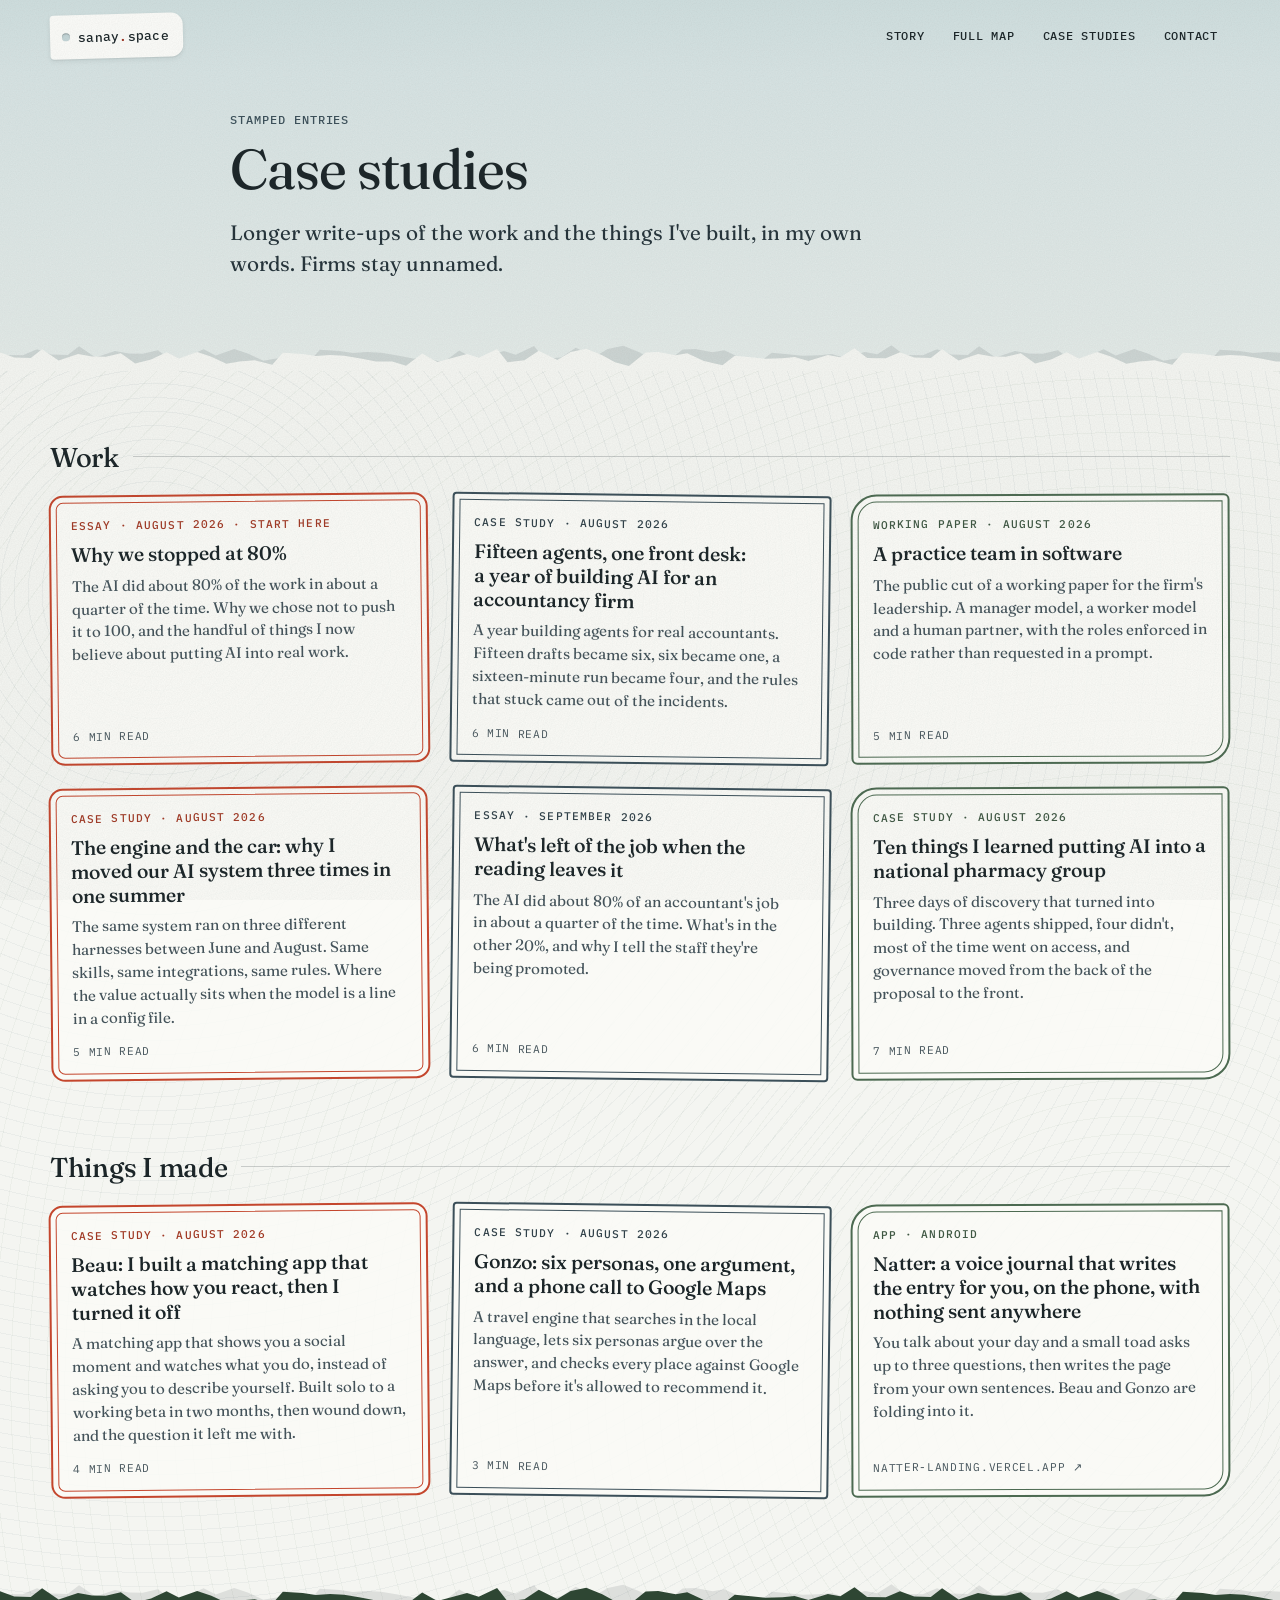
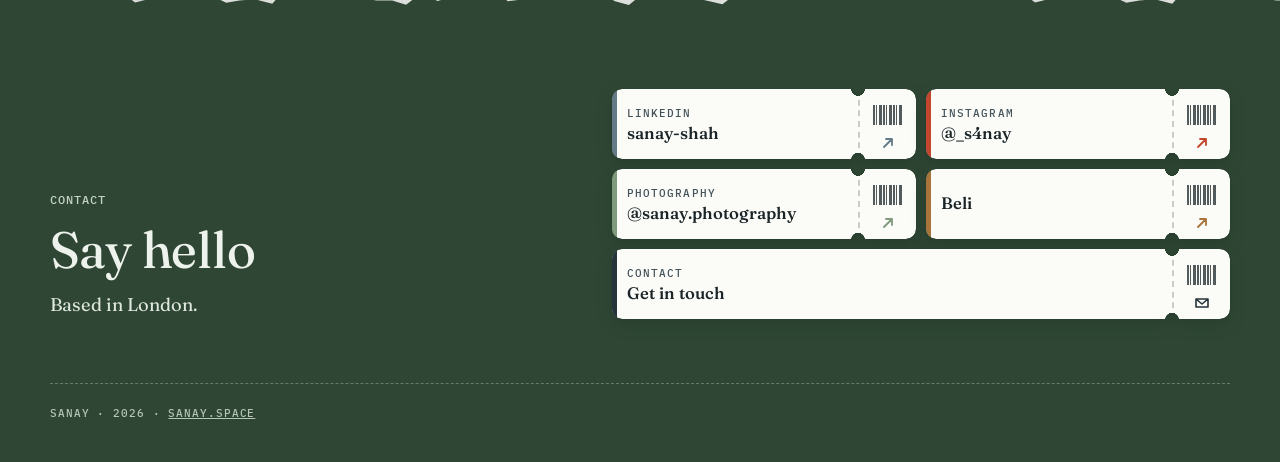
<file: case-studies/index.html>
<!DOCTYPE html>
<html lang="en-GB" class="no-js">
<head>
  <meta charset="utf-8" />
  <meta name="viewport" content="width=device-width, initial-scale=1, viewport-fit=cover" />
  <script>document.documentElement.classList.replace("no-js", "js");</script>
  <title>Case studies · Sanay</title>
  <meta name="description" content="Case studies by Sanay on putting AI into real work at an accountancy practice and a national pharmacy group, plus the things he&#x27;s built." />
  <link rel="canonical" href="https://sanay.space/case-studies/" />
  <meta name="theme-color" content="#d7e3e3" />
  <meta property="og:type" content="article" />
  <meta property="og:site_name" content="sanay.space" />
  <meta property="og:url" content="https://sanay.space/case-studies/" />
  <meta property="og:title" content="Case studies · Sanay" />
  <meta property="og:description" content="Case studies by Sanay on putting AI into real work at an accountancy practice and a national pharmacy group, plus the things he&#x27;s built." />
  <meta property="og:image" content="https://sanay.space/assets/img/og.jpg" />
  <meta property="og:image:width" content="1200" />
  <meta property="og:image:height" content="630" />
  <meta name="twitter:card" content="summary_large_image" />
  <meta name="twitter:title" content="Case studies · Sanay" />
  <meta name="twitter:description" content="Case studies by Sanay on putting AI into real work at an accountancy practice and a national pharmacy group, plus the things he&#x27;s built." />
  <meta name="twitter:image" content="https://sanay.space/assets/img/og.jpg" />
  <link rel="icon" href="../assets/img/favicon.svg" type="image/svg+xml" />
  <link rel="preload" href="../assets/fonts/fraunces.woff2" as="font" type="font/woff2" crossorigin />
  <link rel="stylesheet" href="../assets/css/site.css" />
  <link rel="stylesheet" href="../assets/css/case-study.css" />
  <script src="../assets/js/site.js" defer></script>
</head>
<body class="cs-page">
  <a class="skip" href="#main">Skip to content</a>
  <svg width="0" height="0" style="position:absolute" aria-hidden="true" focusable="false">
    <defs>
      <filter id="ink" x="-5%" y="-5%" width="110%" height="110%">
        <feTurbulence type="fractalNoise" baseFrequency=".9" numOctaves="2" seed="4" result="n" />
        <feDisplacementMap in="SourceGraphic" in2="n" scale="1.8" xChannelSelector="R" yChannelSelector="G" result="d" />
        <feColorMatrix in="n" type="matrix" values="0 0 0 0 0  0 0 0 0 0  0 0 0 0 0  -2.2 0 0 0 2" result="m" />
        <feComposite in="d" in2="m" operator="in" />
      </filter>
      <symbol id="plane" viewBox="0 0 32 32">
        <path d="M2 15 L30 3 L21 29 L15 19 Z" fill="#fbfbf8" stroke="#1b2528" stroke-width="1.5" stroke-linejoin="round" />
        <path d="M30 3 L15 19 L13.5 26.5 L17.8 22" fill="#d9e2e0" stroke="#1b2528" stroke-width="1.5" stroke-linejoin="round" />
      </symbol>
      <symbol id="go" viewBox="0 0 16 16">
        <path d="M4 12 L12 4 M6 4 H12 V10" fill="none" stroke="currentColor" stroke-width="1.8" stroke-linecap="round" stroke-linejoin="round" />
      </symbol>
      <symbol id="mail" viewBox="0 0 16 16">
        <path d="M2 4 H14 V12 H2 Z M2 4 L8 9 L14 4" fill="none" stroke="currentColor" stroke-width="1.6" stroke-linejoin="round" />
      </symbol>
    </defs>
  </svg>
  <header class="cs-top">
    <div class="wrap topbar">
      <a class="wordmark" href="../"><span>sanay<b>.</b>space</span></a>
      <nav class="topnav" aria-label="Site">
        <a class="topnav__extra" href="../#story">Story</a>
        <a href="../map/">Full map</a>
        <a href="../case-studies/" aria-current="page">Case studies</a>
        <a class="topnav__extra" href="../#contact">Contact</a>
      </nav>
    </div>
  </header>

  <main id="main">
    <header class="cs-head cs-head--hub">
      <div class="wrap cs-head__inner">
        <p class="label">Stamped entries</p>
        <h1 class="cs-title">Case studies</h1>
        <p class="cs-standfirst">Longer write-ups of the work and the things I've built, in my own words. Firms stay unnamed.</p>
      </div>
    </header>

    <section class="section torn writing hub" aria-label="All case studies">
      <div class="wrap">
        <div class="group">
          <h2 class="group__title">Work</h2>
          <ul class="entries">
          <li>
            <a class="entry rise" href="../case-studies/why-we-stopped-at-80.html">
              <span class="entry__kind">Essay · August 2026 · start here</span>
              <span class="entry__title">Why we stopped at 80%</span>
              <span class="entry__sf">The AI did about 80% of the work in about a quarter of the time. Why we chose not to push it to 100, and the handful of things I now believe about putting AI into real work.</span>
              <span class="entry__meta">6 min read</span>
            </a>
          </li>
          <li>
            <a class="entry rise" href="../case-studies/fifteen-agents-one-front-desk.html">
              <span class="entry__kind">Case study · August 2026</span>
              <span class="entry__title">Fifteen agents, one front desk: a year of building AI for an accountancy firm</span>
              <span class="entry__sf">A year building agents for real accountants. Fifteen drafts became six, six became one, a sixteen-minute run became four, and the rules that stuck came out of the incidents.</span>
              <span class="entry__meta">6 min read</span>
            </a>
          </li>
          <li>
            <a class="entry rise" href="../case-studies/a-practice-team-in-software.html">
              <span class="entry__kind">Working paper · August 2026</span>
              <span class="entry__title">A practice team in software</span>
              <span class="entry__sf">The public cut of a working paper for the firm&#x27;s leadership. A manager model, a worker model and a human partner, with the roles enforced in code rather than requested in a prompt.</span>
              <span class="entry__meta">5 min read</span>
            </a>
          </li>
          <li>
            <a class="entry rise" href="../case-studies/the-engine-and-the-car.html">
              <span class="entry__kind">Case study · August 2026</span>
              <span class="entry__title">The engine and the car: why I moved our AI system three times in one summer</span>
              <span class="entry__sf">The same system ran on three different harnesses between June and August. Same skills, same integrations, same rules. Where the value actually sits when the model is a line in a config file.</span>
              <span class="entry__meta">5 min read</span>
            </a>
          </li>
          <li>
            <a class="entry rise" href="../case-studies/whats-left-of-the-job.html">
              <span class="entry__kind">Essay · September 2026</span>
              <span class="entry__title">What&#x27;s left of the job when the reading leaves it</span>
              <span class="entry__sf">The AI did about 80% of an accountant&#x27;s job in about a quarter of the time. What&#x27;s in the other 20%, and why I tell the staff they&#x27;re being promoted.</span>
              <span class="entry__meta">6 min read</span>
            </a>
          </li>
          <li>
            <a class="entry rise" href="../case-studies/ten-things-pharmacy-group.html">
              <span class="entry__kind">Case study · August 2026</span>
              <span class="entry__title">Ten things I learned putting AI into a national pharmacy group</span>
              <span class="entry__sf">Three days of discovery that turned into building. Three agents shipped, four didn&#x27;t, most of the time went on access, and governance moved from the back of the proposal to the front.</span>
              <span class="entry__meta">7 min read</span>
            </a>
          </li>
          </ul>
        </div>
        <div class="group">
          <h2 class="group__title">Things I made</h2>
          <ul class="entries">
          <li>
            <a class="entry rise" href="../case-studies/beau.html">
              <span class="entry__kind">Case study · August 2026</span>
              <span class="entry__title">Beau: I built a matching app that watches how you react, then I turned it off</span>
              <span class="entry__sf">A matching app that shows you a social moment and watches what you do, instead of asking you to describe yourself. Built solo to a working beta in two months, then wound down, and the question it left me with.</span>
              <span class="entry__meta">4 min read</span>
            </a>
          </li>
          <li>
            <a class="entry rise" href="../case-studies/gonzo.html">
              <span class="entry__kind">Case study · August 2026</span>
              <span class="entry__title">Gonzo: six personas, one argument, and a phone call to Google Maps</span>
              <span class="entry__sf">A travel engine that searches in the local language, lets six personas argue over the answer, and checks every place against Google Maps before it&#x27;s allowed to recommend it.</span>
              <span class="entry__meta">3 min read</span>
            </a>
          </li>
          <li>
            <a class="entry rise" href="https://natter-landing.vercel.app" target="_blank" rel="noopener">
              <span class="entry__kind">App · Android</span>
              <span class="entry__title">Natter: a voice journal that writes the entry for you, on the phone, with nothing sent anywhere</span>
              <span class="entry__sf">You talk about your day and a small toad asks up to three questions, then writes the page from your own sentences. Beau and Gonzo are folding into it.</span>
              <span class="entry__meta">natter-landing.vercel.app ↗</span>
            </a>
          </li>
          </ul>
        </div>
      </div>
    </section>
  </main>

  <footer class="section torn foot foot--small" id="contact">
    <div class="wrap">
      <div class="foot__grid">
        <div>
          <p class="label">Contact</p>
          <h2 class="foot__title">Say hello</h2>
          <p class="foot__where">Based in London.</p>
        </div>
        <ul class="passes" aria-label="Find me elsewhere">
          <li><a class="pass pass--li" href="https://www.linkedin.com/in/sanay-shah/" target="_blank" rel="noopener"><span class="pass__paper"><span class="pass__body"><span class="pass__label">LinkedIn</span><span class="pass__dest">sanay-shah</span></span><span class="pass__stub" aria-hidden="true"><span class="pass__bar"></span><svg><use href="#go" /></svg></span></span></a></li>
          <li><a class="pass pass--ig" href="https://www.instagram.com/_s4nay/" target="_blank" rel="noopener"><span class="pass__paper"><span class="pass__body"><span class="pass__label">Instagram</span><span class="pass__dest">@_s4nay</span></span><span class="pass__stub" aria-hidden="true"><span class="pass__bar"></span><svg><use href="#go" /></svg></span></span></a></li>
          <li><a class="pass pass--ph" href="https://www.instagram.com/sanay.photography/" target="_blank" rel="noopener"><span class="pass__paper"><span class="pass__body"><span class="pass__label">Photography</span><span class="pass__dest">@sanay<wbr>.photography</span></span><span class="pass__stub" aria-hidden="true"><span class="pass__bar"></span><svg><use href="#go" /></svg></span></span></a></li>
          <li><a class="pass pass--beli" href="https://beliapp.co/app/Sanyo14" target="_blank" rel="noopener"><span class="pass__paper"><span class="pass__body"><span class="pass__dest">Beli</span></span><span class="pass__stub" aria-hidden="true"><span class="pass__bar"></span><svg><use href="#go" /></svg></span></span></a></li>
          <li class="passes__wide"><a class="pass pass--mail" href="https://tally.so/r/GeeyVk" target="_blank" rel="noopener"><span class="pass__paper"><span class="pass__body"><span class="pass__label">Contact</span><span class="pass__dest">Get in touch</span></span><span class="pass__stub" aria-hidden="true"><span class="pass__bar"></span><svg><use href="#mail" /></svg></span></span></a></li>
        </ul>
      </div>
      <div class="foot__small">
        <p class="mono">Sanay · 2026 · <a href="../">sanay.space</a></p>
      </div>
    </div>
  </footer>
</body>
</html>
</file>
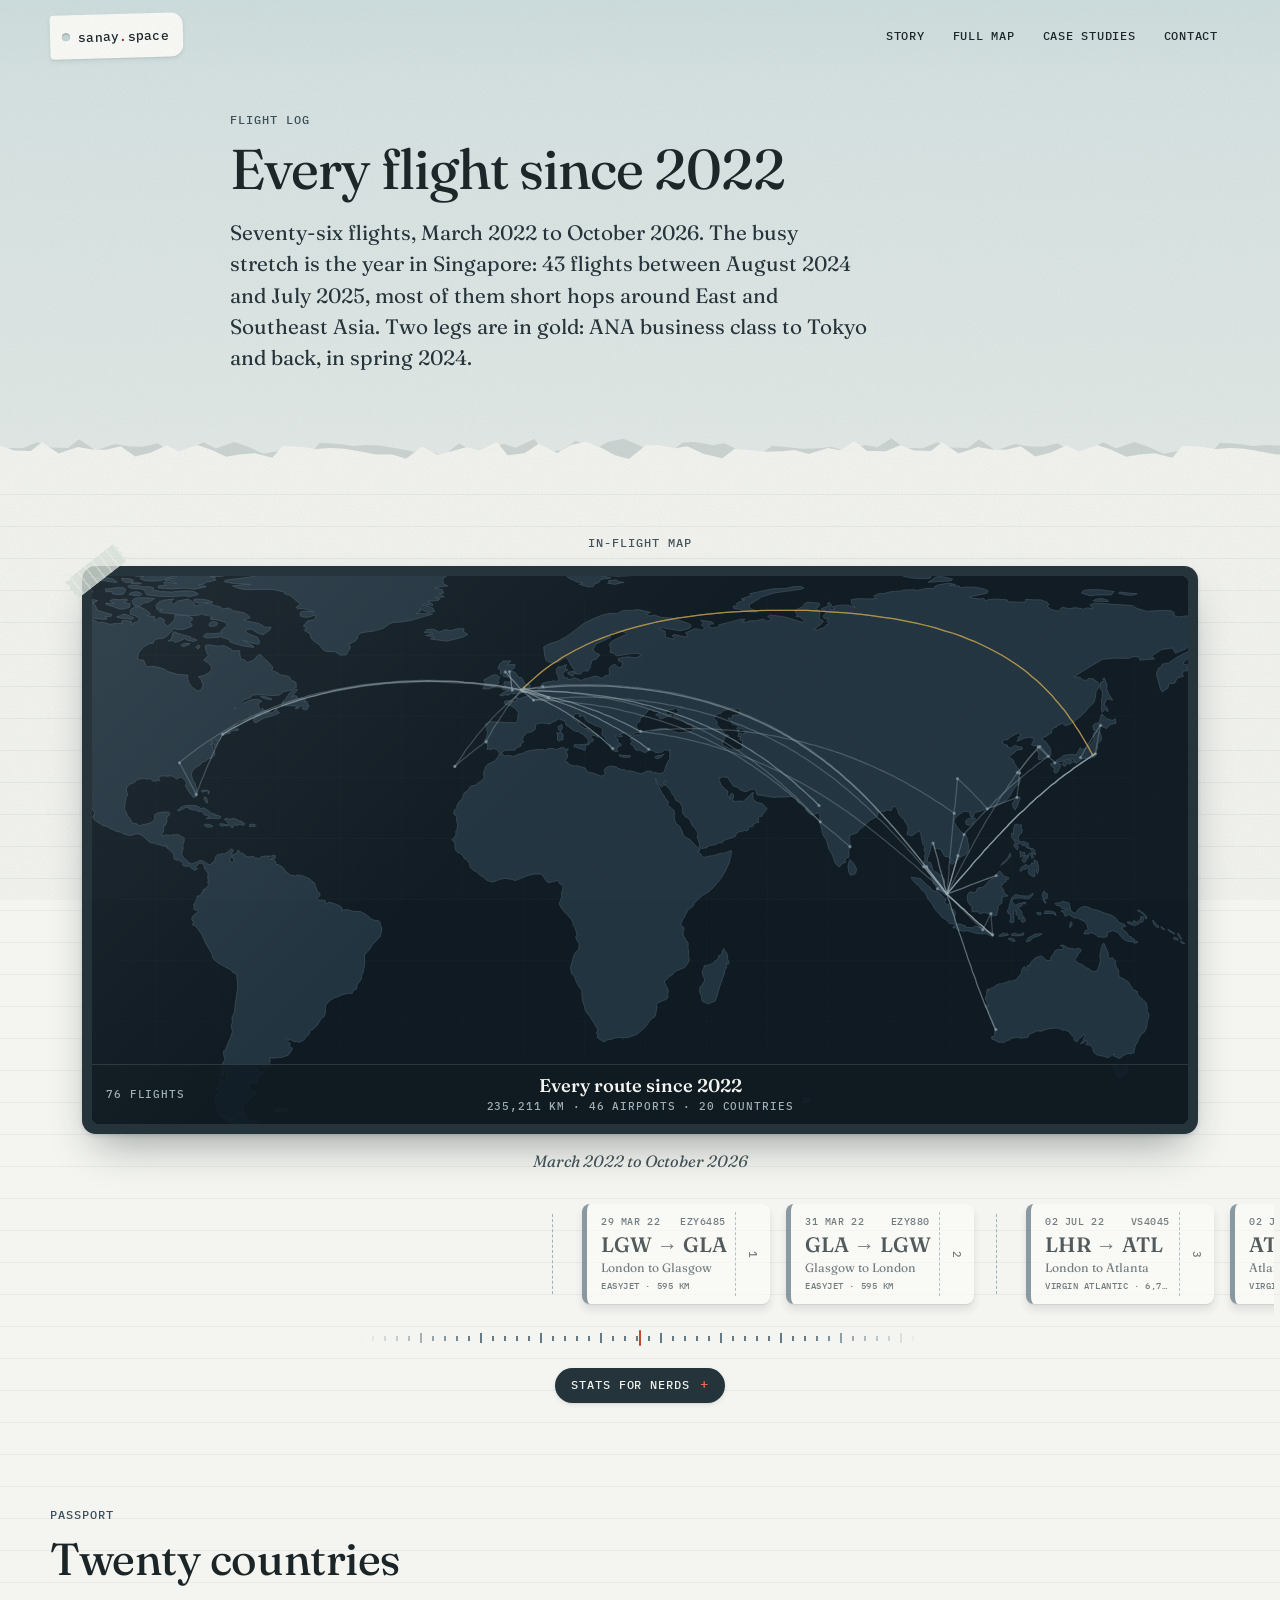
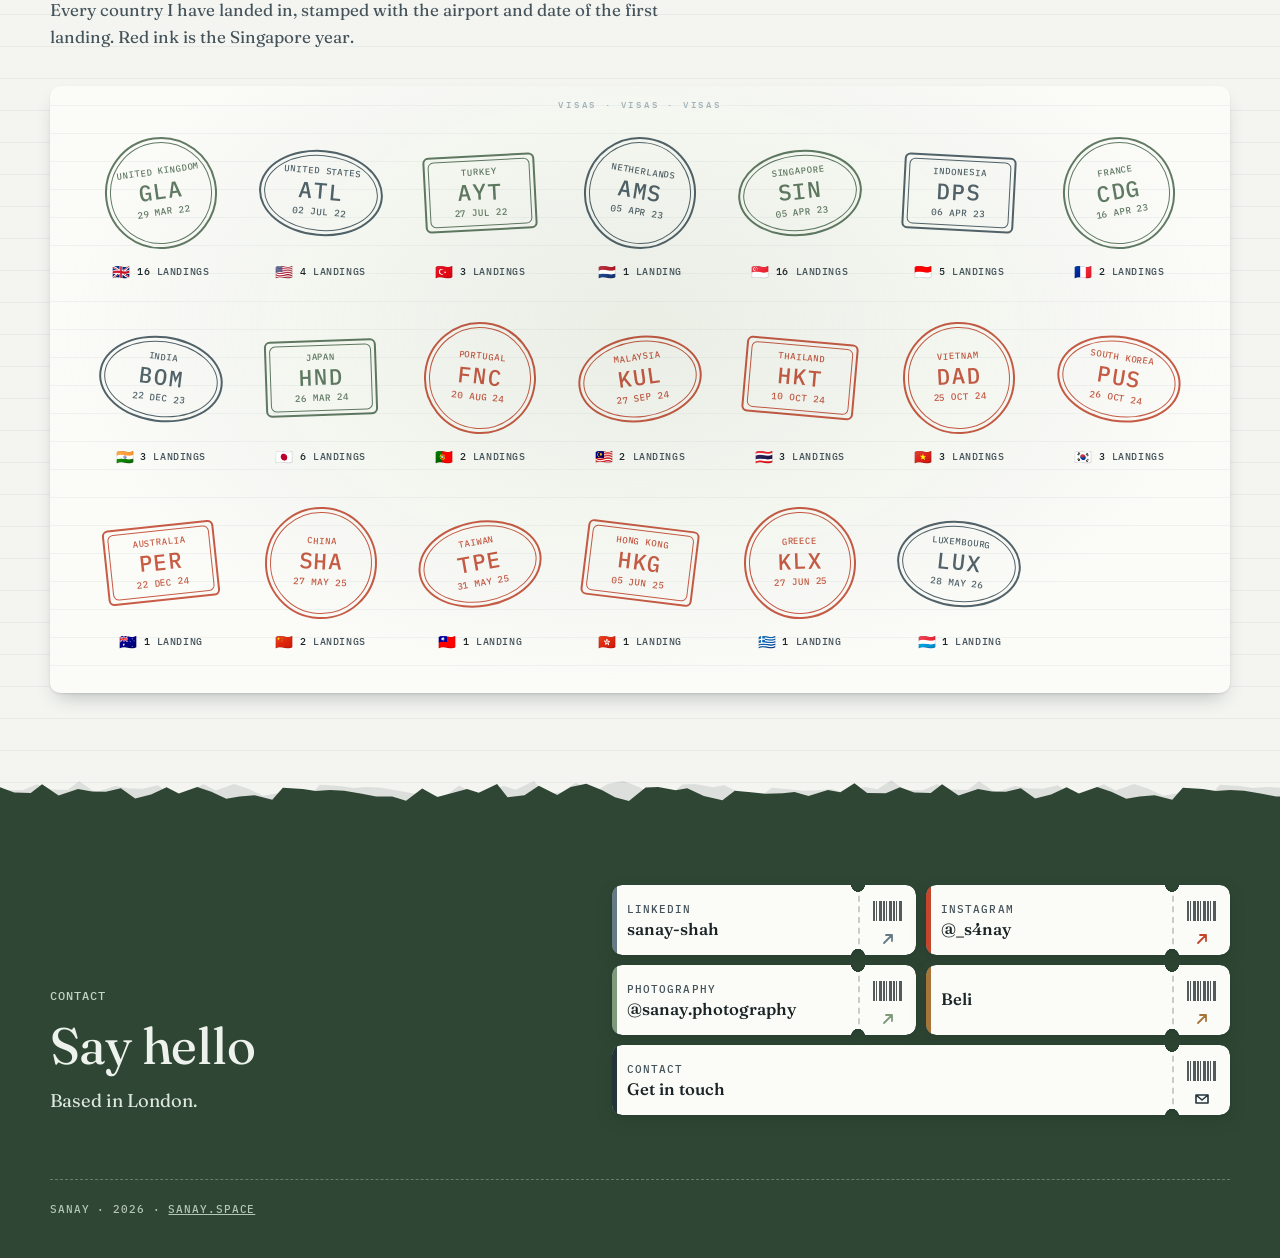
<file: flights/index.html>
<!DOCTYPE html>
<html lang="en-GB" class="no-js">
<head>
  <meta charset="utf-8" />
  <meta name="viewport" content="width=device-width, initial-scale=1, viewport-fit=cover" />
  <script>document.documentElement.classList.replace("no-js", "js");</script>
  <title>Flights · Sanay</title>
  <meta name="description" content="Every flight Sanay has taken since 2022 on an in-flight map, including the 43 flights in 45 weeks of the year in Singapore." />
  <link rel="canonical" href="https://sanay.space/flights/" />
  <meta name="theme-color" content="#d7e3e3" />
  <meta property="og:type" content="article" />
  <meta property="og:site_name" content="sanay.space" />
  <meta property="og:url" content="https://sanay.space/flights/" />
  <meta property="og:title" content="Flights · Sanay" />
  <meta property="og:description" content="Every flight since 2022 on an in-flight map, including 43 flights in 45 weeks." />
  <meta property="og:image" content="https://sanay.space/assets/img/og.jpg" />
  <meta property="og:image:width" content="1200" />
  <meta property="og:image:height" content="630" />
  <meta name="twitter:card" content="summary_large_image" />
  <link rel="icon" href="../assets/img/favicon.svg" type="image/svg+xml" />
  <link rel="preload" href="../assets/fonts/fraunces.woff2" as="font" type="font/woff2" crossorigin />
  <link rel="stylesheet" href="../assets/css/site.css" />
  <link rel="stylesheet" href="../assets/css/case-study.css" />
  <link rel="stylesheet" href="../assets/css/flights.css" />
  <script src="../assets/js/site.js" defer></script>
  <script src="../assets/js/flights.js" defer></script>
</head>
<body class="cs-page flights-page">
  <a class="skip" href="#main">Skip to content</a>
  <svg width="0" height="0" style="position:absolute" aria-hidden="true" focusable="false">
    <defs>
      <symbol id="plane" viewBox="0 0 32 32">
        <path d="M2 15 L30 3 L21 29 L15 19 Z" fill="#fbfbf8" stroke="#1b2528" stroke-width="1.5" stroke-linejoin="round" />
        <path d="M30 3 L15 19 L13.5 26.5 L17.8 22" fill="#d9e2e0" stroke="#1b2528" stroke-width="1.5" stroke-linejoin="round" />
      </symbol>
      <symbol id="go" viewBox="0 0 16 16">
        <path d="M4 12 L12 4 M6 4 H12 V10" fill="none" stroke="currentColor" stroke-width="1.8" stroke-linecap="round" stroke-linejoin="round" />
      </symbol>
      <symbol id="mail" viewBox="0 0 16 16">
        <path d="M2 4 H14 V12 H2 Z M2 4 L8 9 L14 4" fill="none" stroke="currentColor" stroke-width="1.6" stroke-linejoin="round" />
      </symbol>
    </defs>
  </svg>
  <header class="cs-top">
    <div class="wrap topbar">
      <a class="wordmark" href="../"><span>sanay<b>.</b>space</span></a>
      <nav class="topnav" aria-label="Site">
        <a class="topnav__extra" href="../#story">Story</a>
        <a href="../map/">Full map</a>
        <a href="../case-studies/">Case studies</a>
        <a class="topnav__extra" href="../#contact">Contact</a>
      </nav>
    </div>
  </header>

  <main id="main" class="flights">
    <header class="cs-head cs-head--hub">
      <div class="wrap cs-head__inner">
        <p class="label">Flight log</p>
        <h1 class="cs-title">Every flight since 2022</h1>
        <p class="cs-standfirst">Seventy-six flights, March 2022 to October 2026. The busy stretch is the year in Singapore: 43 flights between August 2024 and July 2025, most of them short hops around East and Southeast Asia. Two legs are in gold: ANA business class to Tokyo and back, in spring 2024.</p>
      </div>
    </header>

    <div class="section torn logbook fl">
      <div class="wrap">
        <p class="label fl__label js-only">In-flight map</p>
        <figure class="screen-fig js-only">
          <div class="screen tape tape--corner">
          <div class="screen__glass">
      <svg class="screen__map" id="map" viewBox="0 0 2500 1120" preserveAspectRatio="xMidYMid meet" role="img" aria-label="World map with the route of the selected flight">
        <rect class="sea" x="-2500" y="-2500" width="7500" height="6120" />
        <path class="grat" d="M100.0 1120.0L100.0 1082.7L100.0 1045.3L100.0 1008.0L100.0 970.7L100.0 933.3L100.0 896.0L100.0 858.7L100.0 821.3L100.0 784.0L100.0 746.7L100.0 709.3L100.0 672.0L100.0 634.7L100.0 597.3L100.0 560.0L100.0 522.7L100.0 485.3L100.0 448.0L100.0 410.7L100.0 373.3L100.0 336.0L100.0 298.7L100.0 261.3L100.0 224.0L100.0 186.7L100.0 149.3L100.0 112.0L100.0 74.7L100.0 37.3L100.0 0.0M250.0 1120.0L250.0 1082.7L250.0 1045.3L250.0 1008.0L250.0 970.7L250.0 933.3L250.0 896.0L250.0 858.7L250.0 821.3L250.0 784.0L250.0 746.7L250.0 709.3L250.0 672.0L250.0 634.7L250.0 597.3L250.0 560.0L250.0 522.7L250.0 485.3L250.0 448.0L250.0 410.7L250.0 373.3L250.0 336.0L250.0 298.7L250.0 261.3L250.0 224.0L250.0 186.7L250.0 149.3L250.0 112.0L250.0 74.7L250.0 37.3L250.0 0.0M400.0 1120.0L400.0 1082.7L400.0 1045.3L400.0 1008.0L400.0 970.7L400.0 933.3L400.0 896.0L400.0 858.7L400.0 821.3L400.0 784.0L400.0 746.7L400.0 709.3L400.0 672.0L400.0 634.7L400.0 597.3L400.0 560.0L400.0 522.7L400.0 485.3L400.0 448.0L400.0 410.7L400.0 373.3L400.0 336.0L400.0 298.7L400.0 261.3L400.0 224.0L400.0 186.7L400.0 149.3L400.0 112.0L400.0 74.7L400.0 37.3L400.0 0.0M550.0 1120.0L550.0 1082.7L550.0 1045.3L550.0 1008.0L550.0 970.7L550.0 933.3L550.0 896.0L550.0 858.7L550.0 821.3L550.0 784.0L550.0 746.7L550.0 709.3L550.0 672.0L550.0 634.7L550.0 597.3L550.0 560.0L550.0 522.7L550.0 485.3L550.0 448.0L550.0 410.7L550.0 373.3L550.0 336.0L550.0 298.7L550.0 261.3L550.0 224.0L550.0 186.7L550.0 149.3L550.0 112.0L550.0 74.7L550.0 37.3L550.0 0.0M700.0 1120.0L700.0 1082.7L700.0 1045.3L700.0 1008.0L700.0 970.7L700.0 933.3L700.0 896.0L700.0 858.7L700.0 821.3L700.0 784.0L700.0 746.7L700.0 709.3L700.0 672.0L700.0 634.7L700.0 597.3L700.0 560.0L700.0 522.7L700.0 485.3L700.0 448.0L700.0 410.7L700.0 373.3L700.0 336.0L700.0 298.7L700.0 261.3L700.0 224.0L700.0 186.7L700.0 149.3L700.0 112.0L700.0 74.7L700.0 37.3L700.0 0.0M850.0 1120.0L850.0 1082.7L850.0 1045.3L850.0 1008.0L850.0 970.7L850.0 933.3L850.0 896.0L850.0 858.7L850.0 821.3L850.0 784.0L850.0 746.7L850.0 709.3L850.0 672.0L850.0 634.7L850.0 597.3L850.0 560.0L850.0 522.7L850.0 485.3L850.0 448.0L850.0 410.7L850.0 373.3L850.0 336.0L850.0 298.7L850.0 261.3L850.0 224.0L850.0 186.7L850.0 149.3L850.0 112.0L850.0 74.7L850.0 37.3L850.0 0.0M1000.0 1120.0L1000.0 1082.7L1000.0 1045.3L1000.0 1008.0L1000.0 970.7L1000.0 933.3L1000.0 896.0L1000.0 858.7L1000.0 821.3L1000.0 784.0L1000.0 746.7L1000.0 709.3L1000.0 672.0L1000.0 634.7L1000.0 597.3L1000.0 560.0L1000.0 522.7L1000.0 485.3L1000.0 448.0L1000.0 410.7L1000.0 373.3L1000.0 336.0L1000.0 298.7L1000.0 261.3L1000.0 224.0L1000.0 186.7L1000.0 149.3L1000.0 112.0L1000.0 74.7L1000.0 37.3L1000.0 0.0M1150.0 1120.0L1150.0 1082.7L1150.0 1045.3L1150.0 1008.0L1150.0 970.7L1150.0 933.3L1150.0 896.0L1150.0 858.7L1150.0 821.3L1150.0 784.0L1150.0 746.7L1150.0 709.3L1150.0 672.0L1150.0 634.7L1150.0 597.3L1150.0 560.0L1150.0 522.7L1150.0 485.3L1150.0 448.0L1150.0 410.7L1150.0 373.3L1150.0 336.0L1150.0 298.7L1150.0 261.3L1150.0 224.0L1150.0 186.7L1150.0 149.3L1150.0 112.0L1150.0 74.7L1150.0 37.3L1150.0 0.0M1300.0 1120.0L1300.0 1082.7L1300.0 1045.3L1300.0 1008.0L1300.0 970.7L1300.0 933.3L1300.0 896.0L1300.0 858.7L1300.0 821.3L1300.0 784.0L1300.0 746.7L1300.0 709.3L1300.0 672.0L1300.0 634.7L1300.0 597.3L1300.0 560.0L1300.0 522.7L1300.0 485.3L1300.0 448.0L1300.0 410.7L1300.0 373.3L1300.0 336.0L1300.0 298.7L1300.0 261.3L1300.0 224.0L1300.0 186.7L1300.0 149.3L1300.0 112.0L1300.0 74.7L1300.0 37.3L1300.0 0.0M1450.0 1120.0L1450.0 1082.7L1450.0 1045.3L1450.0 1008.0L1450.0 970.7L1450.0 933.3L1450.0 896.0L1450.0 858.7L1450.0 821.3L1450.0 784.0L1450.0 746.7L1450.0 709.3L1450.0 672.0L1450.0 634.7L1450.0 597.3L1450.0 560.0L1450.0 522.7L1450.0 485.3L1450.0 448.0L1450.0 410.7L1450.0 373.3L1450.0 336.0L1450.0 298.7L1450.0 261.3L1450.0 224.0L1450.0 186.7L1450.0 149.3L1450.0 112.0L1450.0 74.7L1450.0 37.3L1450.0 0.0M1600.0 1120.0L1600.0 1082.7L1600.0 1045.3L1600.0 1008.0L1600.0 970.7L1600.0 933.3L1600.0 896.0L1600.0 858.7L1600.0 821.3L1600.0 784.0L1600.0 746.7L1600.0 709.3L1600.0 672.0L1600.0 634.7L1600.0 597.3L1600.0 560.0L1600.0 522.7L1600.0 485.3L1600.0 448.0L1600.0 410.7L1600.0 373.3L1600.0 336.0L1600.0 298.7L1600.0 261.3L1600.0 224.0L1600.0 186.7L1600.0 149.3L1600.0 112.0L1600.0 74.7L1600.0 37.3L1600.0 0.0M1750.0 1120.0L1750.0 1082.7L1750.0 1045.3L1750.0 1008.0L1750.0 970.7L1750.0 933.3L1750.0 896.0L1750.0 858.7L1750.0 821.3L1750.0 784.0L1750.0 746.7L1750.0 709.3L1750.0 672.0L1750.0 634.7L1750.0 597.3L1750.0 560.0L1750.0 522.7L1750.0 485.3L1750.0 448.0L1750.0 410.7L1750.0 373.3L1750.0 336.0L1750.0 298.7L1750.0 261.3L1750.0 224.0L1750.0 186.7L1750.0 149.3L1750.0 112.0L1750.0 74.7L1750.0 37.3L1750.0 0.0M1900.0 1120.0L1900.0 1082.7L1900.0 1045.3L1900.0 1008.0L1900.0 970.7L1900.0 933.3L1900.0 896.0L1900.0 858.7L1900.0 821.3L1900.0 784.0L1900.0 746.7L1900.0 709.3L1900.0 672.0L1900.0 634.7L1900.0 597.3L1900.0 560.0L1900.0 522.7L1900.0 485.3L1900.0 448.0L1900.0 410.7L1900.0 373.3L1900.0 336.0L1900.0 298.7L1900.0 261.3L1900.0 224.0L1900.0 186.7L1900.0 149.3L1900.0 112.0L1900.0 74.7L1900.0 37.3L1900.0 0.0M2050.0 1120.0L2050.0 1082.7L2050.0 1045.3L2050.0 1008.0L2050.0 970.7L2050.0 933.3L2050.0 896.0L2050.0 858.7L2050.0 821.3L2050.0 784.0L2050.0 746.7L2050.0 709.3L2050.0 672.0L2050.0 634.7L2050.0 597.3L2050.0 560.0L2050.0 522.7L2050.0 485.3L2050.0 448.0L2050.0 410.7L2050.0 373.3L2050.0 336.0L2050.0 298.7L2050.0 261.3L2050.0 224.0L2050.0 186.7L2050.0 149.3L2050.0 112.0L2050.0 74.7L2050.0 37.3L2050.0 0.0M2200.0 1120.0L2200.0 1082.7L2200.0 1045.3L2200.0 1008.0L2200.0 970.7L2200.0 933.3L2200.0 896.0L2200.0 858.7L2200.0 821.3L2200.0 784.0L2200.0 746.7L2200.0 709.3L2200.0 672.0L2200.0 634.7L2200.0 597.3L2200.0 560.0L2200.0 522.7L2200.0 485.3L2200.0 448.0L2200.0 410.7L2200.0 373.3L2200.0 336.0L2200.0 298.7L2200.0 261.3L2200.0 224.0L2200.0 186.7L2200.0 149.3L2200.0 112.0L2200.0 74.7L2200.0 37.3L2200.0 0.0M2350.0 1120.0L2350.0 1082.7L2350.0 1045.3L2350.0 1008.0L2350.0 970.7L2350.0 933.3L2350.0 896.0L2350.0 858.7L2350.0 821.3L2350.0 784.0L2350.0 746.7L2350.0 709.3L2350.0 672.0L2350.0 634.7L2350.0 597.3L2350.0 560.0L2350.0 522.7L2350.0 485.3L2350.0 448.0L2350.0 410.7L2350.0 373.3L2350.0 336.0L2350.0 298.7L2350.0 261.3L2350.0 224.0L2350.0 186.7L2350.0 149.3L2350.0 112.0L2350.0 74.7L2350.0 37.3L2350.0 0.0M2500.0 1120.0L2500.0 1082.7L2500.0 1045.3L2500.0 1008.0L2500.0 970.7L2500.0 933.3L2500.0 896.0L2500.0 858.7L2500.0 821.3L2500.0 784.0L2500.0 746.7L2500.0 709.3L2500.0 672.0L2500.0 634.7L2500.0 597.3L2500.0 560.0L2500.0 522.7L2500.0 485.3L2500.0 448.0L2500.0 410.7L2500.0 373.3L2500.0 336.0L2500.0 298.7L2500.0 261.3L2500.0 224.0L2500.0 186.7L2500.0 149.3L2500.0 112.0L2500.0 74.7L2500.0 37.3L2500.0 0.0M0.0 1040.0L41.7 1040.0L83.3 1040.0L125.0 1040.0L166.7 1040.0L208.3 1040.0L250.0 1040.0L291.7 1040.0L333.3 1040.0L375.0 1040.0L416.7 1040.0L458.3 1040.0L500.0 1040.0L541.7 1040.0L583.3 1040.0L625.0 1040.0L666.7 1040.0L708.3 1040.0L750.0 1040.0L791.7 1040.0L833.3 1040.0L875.0 1040.0L916.7 1040.0L958.3 1040.0L1000.0 1040.0L1041.7 1040.0L1083.3 1040.0L1125.0 1040.0L1166.7 1040.0L1208.3 1040.0L1250.0 1040.0L1291.7 1040.0L1333.3 1040.0L1375.0 1040.0L1416.7 1040.0L1458.3 1040.0L1500.0 1040.0L1541.7 1040.0L1583.3 1040.0L1625.0 1040.0L1666.7 1040.0L1708.3 1040.0L1750.0 1040.0L1791.7 1040.0L1833.3 1040.0L1875.0 1040.0L1916.7 1040.0L1958.3 1040.0L2000.0 1040.0L2041.7 1040.0L2083.3 1040.0L2125.0 1040.0L2166.7 1040.0L2208.3 1040.0L2250.0 1040.0L2291.7 1040.0L2333.3 1040.0L2375.0 1040.0L2416.7 1040.0L2458.3 1040.0L2500.0 1040.0M0.0 890.0L41.7 890.0L83.3 890.0L125.0 890.0L166.7 890.0L208.3 890.0L250.0 890.0L291.7 890.0L333.3 890.0L375.0 890.0L416.7 890.0L458.3 890.0L500.0 890.0L541.7 890.0L583.3 890.0L625.0 890.0L666.7 890.0L708.3 890.0L750.0 890.0L791.7 890.0L833.3 890.0L875.0 890.0L916.7 890.0L958.3 890.0L1000.0 890.0L1041.7 890.0L1083.3 890.0L1125.0 890.0L1166.7 890.0L1208.3 890.0L1250.0 890.0L1291.7 890.0L1333.3 890.0L1375.0 890.0L1416.7 890.0L1458.3 890.0L1500.0 890.0L1541.7 890.0L1583.3 890.0L1625.0 890.0L1666.7 890.0L1708.3 890.0L1750.0 890.0L1791.7 890.0L1833.3 890.0L1875.0 890.0L1916.7 890.0L1958.3 890.0L2000.0 890.0L2041.7 890.0L2083.3 890.0L2125.0 890.0L2166.7 890.0L2208.3 890.0L2250.0 890.0L2291.7 890.0L2333.3 890.0L2375.0 890.0L2416.7 890.0L2458.3 890.0L2500.0 890.0M0.0 740.0L41.7 740.0L83.3 740.0L125.0 740.0L166.7 740.0L208.3 740.0L250.0 740.0L291.7 740.0L333.3 740.0L375.0 740.0L416.7 740.0L458.3 740.0L500.0 740.0L541.7 740.0L583.3 740.0L625.0 740.0L666.7 740.0L708.3 740.0L750.0 740.0L791.7 740.0L833.3 740.0L875.0 740.0L916.7 740.0L958.3 740.0L1000.0 740.0L1041.7 740.0L1083.3 740.0L1125.0 740.0L1166.7 740.0L1208.3 740.0L1250.0 740.0L1291.7 740.0L1333.3 740.0L1375.0 740.0L1416.7 740.0L1458.3 740.0L1500.0 740.0L1541.7 740.0L1583.3 740.0L1625.0 740.0L1666.7 740.0L1708.3 740.0L1750.0 740.0L1791.7 740.0L1833.3 740.0L1875.0 740.0L1916.7 740.0L1958.3 740.0L2000.0 740.0L2041.7 740.0L2083.3 740.0L2125.0 740.0L2166.7 740.0L2208.3 740.0L2250.0 740.0L2291.7 740.0L2333.3 740.0L2375.0 740.0L2416.7 740.0L2458.3 740.0L2500.0 740.0M0.0 590.0L41.7 590.0L83.3 590.0L125.0 590.0L166.7 590.0L208.3 590.0L250.0 590.0L291.7 590.0L333.3 590.0L375.0 590.0L416.7 590.0L458.3 590.0L500.0 590.0L541.7 590.0L583.3 590.0L625.0 590.0L666.7 590.0L708.3 590.0L750.0 590.0L791.7 590.0L833.3 590.0L875.0 590.0L916.7 590.0L958.3 590.0L1000.0 590.0L1041.7 590.0L1083.3 590.0L1125.0 590.0L1166.7 590.0L1208.3 590.0L1250.0 590.0L1291.7 590.0L1333.3 590.0L1375.0 590.0L1416.7 590.0L1458.3 590.0L1500.0 590.0L1541.7 590.0L1583.3 590.0L1625.0 590.0L1666.7 590.0L1708.3 590.0L1750.0 590.0L1791.7 590.0L1833.3 590.0L1875.0 590.0L1916.7 590.0L1958.3 590.0L2000.0 590.0L2041.7 590.0L2083.3 590.0L2125.0 590.0L2166.7 590.0L2208.3 590.0L2250.0 590.0L2291.7 590.0L2333.3 590.0L2375.0 590.0L2416.7 590.0L2458.3 590.0L2500.0 590.0M0.0 440.0L41.7 440.0L83.3 440.0L125.0 440.0L166.7 440.0L208.3 440.0L250.0 440.0L291.7 440.0L333.3 440.0L375.0 440.0L416.7 440.0L458.3 440.0L500.0 440.0L541.7 440.0L583.3 440.0L625.0 440.0L666.7 440.0L708.3 440.0L750.0 440.0L791.7 440.0L833.3 440.0L875.0 440.0L916.7 440.0L958.3 440.0L1000.0 440.0L1041.7 440.0L1083.3 440.0L1125.0 440.0L1166.7 440.0L1208.3 440.0L1250.0 440.0L1291.7 440.0L1333.3 440.0L1375.0 440.0L1416.7 440.0L1458.3 440.0L1500.0 440.0L1541.7 440.0L1583.3 440.0L1625.0 440.0L1666.7 440.0L1708.3 440.0L1750.0 440.0L1791.7 440.0L1833.3 440.0L1875.0 440.0L1916.7 440.0L1958.3 440.0L2000.0 440.0L2041.7 440.0L2083.3 440.0L2125.0 440.0L2166.7 440.0L2208.3 440.0L2250.0 440.0L2291.7 440.0L2333.3 440.0L2375.0 440.0L2416.7 440.0L2458.3 440.0L2500.0 440.0M0.0 290.0L41.7 290.0L83.3 290.0L125.0 290.0L166.7 290.0L208.3 290.0L250.0 290.0L291.7 290.0L333.3 290.0L375.0 290.0L416.7 290.0L458.3 290.0L500.0 290.0L541.7 290.0L583.3 290.0L625.0 290.0L666.7 290.0L708.3 290.0L750.0 290.0L791.7 290.0L833.3 290.0L875.0 290.0L916.7 290.0L958.3 290.0L1000.0 290.0L1041.7 290.0L1083.3 290.0L1125.0 290.0L1166.7 290.0L1208.3 290.0L1250.0 290.0L1291.7 290.0L1333.3 290.0L1375.0 290.0L1416.7 290.0L1458.3 290.0L1500.0 290.0L1541.7 290.0L1583.3 290.0L1625.0 290.0L1666.7 290.0L1708.3 290.0L1750.0 290.0L1791.7 290.0L1833.3 290.0L1875.0 290.0L1916.7 290.0L1958.3 290.0L2000.0 290.0L2041.7 290.0L2083.3 290.0L2125.0 290.0L2166.7 290.0L2208.3 290.0L2250.0 290.0L2291.7 290.0L2333.3 290.0L2375.0 290.0L2416.7 290.0L2458.3 290.0L2500.0 290.0M0.0 140.0L41.7 140.0L83.3 140.0L125.0 140.0L166.7 140.0L208.3 140.0L250.0 140.0L291.7 140.0L333.3 140.0L375.0 140.0L416.7 140.0L458.3 140.0L500.0 140.0L541.7 140.0L583.3 140.0L625.0 140.0L666.7 140.0L708.3 140.0L750.0 140.0L791.7 140.0L833.3 140.0L875.0 140.0L916.7 140.0L958.3 140.0L1000.0 140.0L1041.7 140.0L1083.3 140.0L1125.0 140.0L1166.7 140.0L1208.3 140.0L1250.0 140.0L1291.7 140.0L1333.3 140.0L1375.0 140.0L1416.7 140.0L1458.3 140.0L1500.0 140.0L1541.7 140.0L1583.3 140.0L1625.0 140.0L1666.7 140.0L1708.3 140.0L1750.0 140.0L1791.7 140.0L1833.3 140.0L1875.0 140.0L1916.7 140.0L1958.3 140.0L2000.0 140.0L2041.7 140.0L2083.3 140.0L2125.0 140.0L2166.7 140.0L2208.3 140.0L2250.0 140.0L2291.7 140.0L2333.3 140.0L2375.0 140.0L2416.7 140.0L2458.3 140.0L2500.0 140.0" />
        <path class="land" d="M322 1278L335 1285L349 1287L345 1292L335 1292L330 1289L327 1293L319 1296L308 1295L300 1292L290 1291L277 1285L267 1280L253 1268L262 1270L276 1277L289 1281L294 1276L297 1269L307 1265L314 1266L317 1271L322 1278ZM415 1251L423 1255L420 1259L406 1262L402 1258L393 1263L388 1258L400 1253L408 1255L415 1251ZM1703 1237L1687 1238L1687 1232L1689 1228L1689 1226L1696 1229L1705 1231L1706 1233L1703 1237ZM2454 1148L2464 1151L2469 1150L2477 1148L2483 1149L2484 1161L2480 1164L2479 1172L2476 1169L2469 1176L2467 1176L2460 1175L2454 1167L2453 1160L2447 1152L2447 1147L2454 1148ZM2671 962L2667 964L2662 961L2655 957L2648 951L2642 944L2640 941L2645 941L2650 945L2655 948L2658 951L2666 957L2671 962ZM1501 876L1502 888L1505 892L1504 897L1502 900L1499 894L1497 897L1499 905L1498 909L1495 911L1494 920L1490 931L1485 945L1479 964L1475 978L1471 989L1463 992L1454 996L1448 993L1440 990L1438 985L1437 976L1433 968L1433 961L1434 953L1439 952L1439 948L1444 941L1445 934L1442 930L1440 923L1440 914L1443 909L1444 902L1449 902L1455 900L1459 898L1463 898L1469 892L1477 886L1480 881L1479 877L1483 878L1488 871L1489 865L1492 860L1495 865L1498 869L1501 876ZM2436 878L2439 885L2446 882L2449 886L2454 890L2453 894L2455 903L2456 908L2459 909L2462 918L2461 923L2464 930L2475 935L2482 940L2488 944L2487 946L2493 953L2497 963L2501 961L2505 966L2507 964L2509 975L2516 981L2521 985L2529 993L2531 1001L2532 1006L2531 1013L2536 1021L2535 1030L2533 1035L2531 1044L2531 1049L2529 1056L2524 1066L2517 1070L2513 1078L2510 1083L2507 1092L2503 1097L2501 1104L2499 1111L2500 1114L2494 1118L2483 1118L2474 1122L2469 1126L2463 1130L2455 1126L2449 1124L2450 1119L2445 1121L2436 1128L2427 1125L2422 1124L2416 1123L2406 1120L2400 1114L2398 1106L2396 1101L2391 1097L2381 1096L2384 1091L2382 1084L2377 1091L2368 1093L2374 1087L2375 1081L2379 1076L2378 1069L2370 1078L2364 1081L2360 1089L2352 1085L2352 1079L2346 1072L2341 1068L2343 1066L2330 1060L2323 1060L2313 1055L2295 1056L2282 1059L2271 1063L2261 1062L2251 1067L2242 1070L2240 1075L2237 1079L2228 1079L2222 1080L2213 1078L2206 1079L2199 1080L2193 1085L2190 1085L2185 1087L2180 1091L2173 1090L2166 1090L2156 1084L2150 1082L2150 1076L2155 1075L2157 1073L2157 1069L2158 1062L2157 1056L2152 1046L2150 1040L2150 1035L2146 1028L2146 1025L2142 1021L2140 1013L2135 1005L2133 1001L2138 1005L2134 996L2139 999L2142 1003L2142 998L2137 990L2136 987L2134 984L2135 978L2137 976L2138 971L2137 965L2141 958L2142 965L2146 958L2155 955L2159 951L2167 947L2172 946L2174 947L2182 944L2188 943L2190 940L2193 940L2198 940L2209 937L2214 932L2217 927L2222 922L2223 918L2223 913L2230 904L2234 913L2239 911L2235 906L2238 901L2243 903L2244 896L2249 891L2252 887L2257 885L2257 882L2261 883L2261 881L2266 880L2271 878L2278 883L2284 889L2290 889L2296 890L2294 884L2299 876L2303 874L2302 871L2306 865L2312 862L2317 863L2326 861L2326 856L2318 853L2324 851L2330 854L2336 858L2344 860L2347 859L2353 862L2359 860L2363 860L2365 859L2370 864L2367 869L2363 873L2360 873L2361 877L2358 882L2354 887L2355 890L2363 896L2371 899L2376 902L2383 908L2386 908L2391 911L2393 914L2402 917L2409 914L2411 908L2413 904L2414 898L2417 890L2416 886L2416 883L2415 877L2417 869L2418 867L2417 864L2419 859L2421 853L2421 850L2425 847L2428 852L2429 858L2431 859L2432 863L2435 868L2436 874L2436 878ZM2621 845L2624 848L2617 848L2613 842L2619 844L2621 845ZM2207 842L2203 843L2190 836L2199 834L2204 837L2208 840L2207 842ZM2609 839L2605 839L2599 838L2596 836L2597 832L2604 834L2607 836L2609 839ZM2617 836L2615 838L2608 829L2606 823L2609 823L2613 831L2617 836ZM2244 841L2236 844L2235 842L2236 839L2240 833L2250 829L2251 827L2259 824L2266 824L2270 823L2273 824L2270 827L2259 831L2251 834L2244 841ZM2179 821L2183 824L2189 823L2191 827L2180 829L2173 830L2167 830L2171 825L2176 824L2179 821ZM2229 821L2228 827L2213 829L2199 828L2199 824L2207 822L2213 825L2220 825L2229 821ZM2599 823L2599 825L2591 821L2586 818L2582 814L2584 813L2588 816L2596 820L2599 823ZM2575 813L2573 814L2569 812L2565 808L2565 806L2571 810L2575 813ZM2086 808L2105 809L2108 805L2126 809L2130 816L2145 818L2157 824L2146 828L2135 823L2126 824L2115 823L2106 821L2094 817L2087 816L2083 818L2065 814L2063 809L2054 809L2061 799L2073 800L2081 803L2085 804L2086 808ZM2347 802L2342 809L2341 801L2343 798L2345 794L2347 797L2347 802ZM2559 808L2556 809L2552 805L2547 799L2545 791L2547 790L2548 793L2551 796L2555 802L2560 805L2559 808ZM2520 795L2515 796L2513 798L2508 801L2502 803L2497 803L2489 800L2483 797L2484 794L2493 796L2498 795L2500 790L2502 795L2508 795L2511 791L2516 788L2515 782L2521 781L2523 783L2523 789L2520 795ZM2272 775L2269 778L2262 776L2260 772L2270 771L2272 775ZM2305 771L2308 779L2300 774L2292 774L2286 774L2279 774L2281 768L2294 768L2305 771ZM2531 785L2528 788L2526 782L2524 778L2520 775L2514 770L2507 767L2509 765L2515 768L2518 770L2522 772L2526 777L2530 780L2531 785ZM2341 752L2344 768L2355 774L2363 763L2374 757L2383 757L2392 761L2399 764L2410 766L2427 773L2446 779L2453 784L2458 789L2460 795L2476 801L2479 806L2470 807L2472 814L2481 820L2487 831L2493 831L2493 835L2500 837L2497 839L2508 843L2507 846L2500 847L2498 844L2489 843L2479 841L2471 835L2466 829L2460 821L2447 816L2439 819L2433 822L2434 830L2426 833L2421 832L2410 831L2401 823L2391 821L2389 824L2376 824L2380 816L2387 813L2384 802L2379 794L2360 785L2352 785L2337 775L2334 780L2330 781L2328 777L2328 773L2320 768L2331 765L2338 765L2337 762L2322 762L2318 756L2309 754L2305 749L2319 747L2324 744L2340 748L2341 752ZM2252 726L2244 736L2237 738L2227 736L2211 736L2202 738L2200 745L2209 754L2215 750L2233 746L2233 751L2228 749L2224 755L2215 759L2225 772L2223 775L2232 787L2232 793L2226 796L2222 793L2227 785L2217 789L2215 786L2216 782L2209 776L2210 766L2203 769L2204 781L2204 795L2198 797L2194 794L2197 785L2195 775L2191 775L2188 768L2192 761L2193 754L2198 738L2200 734L2209 727L2217 730L2229 731L2241 731L2251 724L2252 726ZM2287 729L2286 737L2281 736L2280 743L2284 748L2281 749L2277 743L2274 730L2276 722L2279 718L2280 724L2286 725L2287 729ZM2058 799L2047 799L2039 790L2026 782L2022 776L2014 768L2009 761L2001 747L1993 738L1990 730L1986 722L1977 715L1972 707L1964 701L1954 690L1953 685L1959 686L1975 688L1984 697L1991 704L1997 708L2006 719L2017 719L2025 726L2031 734L2038 739L2034 747L2040 751L2044 751L2045 758L2049 763L2056 764L2061 771L2059 783L2058 799ZM2179 722L2190 731L2178 732L2175 739L2175 748L2166 755L2165 765L2161 780L2160 777L2149 781L2145 775L2138 774L2133 771L2121 775L2117 770L2110 770L2102 769L2101 756L2096 753L2091 745L2090 736L2091 727L2097 720L2104 723L2112 721L2114 713L2118 711L2130 709L2137 701L2142 695L2146 691L2155 686L2162 679L2167 671L2171 671L2176 676L2177 680L2183 683L2192 686L2191 690L2184 690L2186 695L2179 699L2173 708L2180 717L2179 722ZM2264 656L2265 662L2265 668L2262 677L2258 667L2254 672L2257 680L2254 684L2242 678L2239 671L2242 666L2236 662L2233 666L2228 665L2221 671L2219 668L2223 660L2229 657L2235 653L2238 658L2246 655L2248 650L2255 650L2254 642L2262 647L2263 652L2264 656ZM1812 678L1803 680L1799 672L1797 658L1801 642L1808 647L1813 654L1818 665L1816 675L1812 678ZM391 639L382 640L380 639L383 636L383 632L389 631L391 631L391 639ZM2240 637L2236 641L2233 647L2230 650L2224 643L2226 640L2228 637L2229 631L2235 631L2233 637L2241 628L2240 637ZM2185 647L2172 656L2177 649L2184 643L2190 636L2195 626L2197 634L2190 640L2185 647ZM2219 621L2225 624L2231 624L2231 628L2226 633L2220 636L2220 631L2220 626L2219 621ZM2255 618L2258 630L2250 627L2250 630L2253 636L2248 639L2248 632L2245 631L2243 625L2249 626L2249 622L2243 614L2252 615L2255 618ZM2215 609L2213 618L2208 613L2203 605L2212 606L2215 609ZM2213 555L2219 558L2222 555L2223 558L2222 562L2225 569L2223 577L2217 581L2215 589L2217 597L2223 598L2227 597L2240 602L2239 608L2242 610L2241 615L2233 610L2229 604L2227 608L2220 602L2211 604L2206 601L2207 597L2210 595L2207 592L2206 596L2201 590L2199 586L2199 576L2203 580L2204 564L2207 555L2213 555ZM344 558L342 560L334 560L328 561L328 556L329 555L337 555L342 556L344 558ZM231 561L228 563L222 561L217 558L218 555L222 555L224 555L231 556L236 558L238 561L231 561ZM274 541L283 543L284 541L292 541L298 544L300 544L302 547L308 547L307 550L312 550L317 554L313 558L308 556L304 556L300 556L299 558L295 558L293 556L290 557L286 564L283 562L283 560L276 558L272 559L265 558L261 560L255 557L256 553L266 555L273 556L277 553L272 549L272 545L266 544L268 541L274 541ZM2103 553L2095 558L2087 555L2086 546L2091 542L2102 539L2108 539L2110 543L2106 547L2103 553ZM203 512L207 516L217 515L220 517L229 523L235 528L238 528L244 530L243 533L251 533L258 537L257 539L250 541L244 541L237 540L222 541L229 536L225 533L219 533L215 530L213 524L207 524L198 522L195 520L182 518L178 516L182 514L172 513L165 518L161 518L159 521L155 522L150 521L156 518L158 514L162 512L167 510L175 509L177 508L186 509L194 509L203 512ZM225 502L222 503L220 497L216 494L218 488L221 488L225 497L225 502ZM2212 512L2207 520L2202 512L2201 504L2207 495L2215 487L2220 490L2218 496L2212 512ZM222 474L211 476L210 472L215 471L222 472L222 474ZM230 474L228 481L226 480L227 475L222 471L230 474ZM2346 399L2348 402L2342 408L2338 405L2333 407L2330 413L2324 410L2324 405L2329 399L2335 401L2339 396L2346 399ZM1346 383L1339 388L1340 389L1330 394L1325 393L1323 389L1327 389L1329 386L1337 386L1346 383ZM1237 383L1242 386L1250 386L1258 386L1263 387L1262 390L1247 391L1235 387L1237 383ZM1155 358L1152 366L1153 369L1151 374L1143 370L1138 369L1124 364L1126 359L1137 360L1148 359L1155 358ZM1092 328L1098 335L1097 348L1092 348L1088 351L1084 348L1084 336L1082 330L1087 331L1092 328ZM2410 369L2406 377L2408 382L2403 389L2390 393L2372 394L2358 405L2351 402L2351 394L2333 396L2322 401L2310 401L2320 409L2313 425L2307 430L2302 426L2304 417L2298 414L2294 407L2304 404L2309 398L2319 392L2326 386L2346 383L2357 385L2367 367L2374 372L2389 362L2394 358L2401 346L2399 334L2403 328L2414 326L2419 340L2419 348L2410 358L2410 369ZM1096 318L1092 326L1088 324L1085 317L1087 314L1094 310L1096 318ZM2439 298L2446 300L2453 296L2455 307L2441 310L2432 320L2416 313L2411 324L2400 324L2398 314L2403 307L2414 306L2417 292L2420 284L2431 295L2439 298ZM363 275L371 276L380 276L375 280L371 280L359 276L356 273L360 270L363 275ZM382 249L377 249L364 246L355 241L358 240L371 243L382 247L382 249ZM439 233L432 242L439 239L445 241L442 244L451 247L455 244L465 248L462 255L469 253L470 258L474 265L469 273L465 274L458 272L460 264L458 262L446 271L440 271L447 266L437 264L427 264L407 264L406 261L412 257L408 255L416 249L426 233L433 227L441 224L446 224L444 227L439 233ZM2436 233L2447 250L2432 247L2426 261L2435 272L2435 279L2427 273L2421 280L2419 272L2420 262L2419 251L2421 244L2422 230L2416 221L2417 207L2426 202L2422 198L2427 196L2429 203L2433 213L2432 222L2436 233ZM932 217L914 223L900 222L908 211L903 201L917 193L924 189L933 188L943 194L938 201L940 208L932 217ZM1127 184L1121 192L1110 186L1109 182L1124 179L1127 184ZM970 154L959 164L969 163L980 163L978 171L969 180L979 181L989 194L996 195L1002 207L1005 211L1017 213L1016 219L1010 222L1014 227L1005 232L992 232L975 235L970 233L964 238L955 237L948 240L942 238L957 228L966 226L950 224L947 220L958 217L952 212L954 205L969 206L971 200L964 194L952 192L949 189L953 185L950 182L944 187L944 177L938 172L942 162L950 154L958 154L970 154ZM207 118L203 124L199 123L196 120L201 116L205 116L207 118ZM181 113L169 118L162 118L160 115L168 111L181 111L181 113ZM148 83L150 88L155 86L161 89L172 92L184 95L184 100L192 99L199 103L190 106L175 103L169 99L159 104L145 109L141 104L128 105L136 100L138 92L141 83L148 83ZM855 75L853 82L864 89L851 96L822 103L813 105L800 104L772 100L782 96L760 91L778 89L778 86L757 84L763 77L779 76L794 83L809 77L822 80L838 75L855 75ZM241 69L230 69L228 64L232 59L241 57L249 60L249 64L248 66L241 69ZM2800 50L2825 58L2851 68L2850 74L2857 77L2854 69L2881 71L2901 80L2891 85L2875 86L2874 95L2870 97L2861 97L2853 94L2840 91L2838 86L2828 85L2816 86L2811 83L2813 79L2801 81L2806 86L2800 90L2787 95L2774 94L2783 99L2789 107L2794 110L2795 114L2792 117L2774 115L2746 122L2737 123L2721 131L2707 137L2703 141L2689 134L2663 142L2658 138L2649 143L2635 141L2632 148L2620 158L2621 162L2632 164L2631 178L2621 179L2617 187L2621 191L2604 197L2600 208L2585 210L2582 221L2568 230L2564 223L2560 208L2554 186L2559 172L2568 166L2568 162L2584 159L2601 147L2619 137L2637 129L2645 114L2633 115L2627 124L2601 135L2593 122L2567 126L2542 142L2550 149L2528 151L2513 152L2513 145L2498 143L2485 148L2455 147L2422 150L2390 169L2351 193L2367 194L2372 200L2382 202L2388 197L2399 198L2413 209L2414 218L2406 228L2405 240L2401 256L2386 270L2382 277L2369 289L2355 300L2349 306L2335 312L2329 312L2323 307L2309 314L2308 318L2304 317L2300 321L2297 324L2297 331L2292 333L2290 335L2286 338L2280 340L2275 342L2275 347L2274 348L2278 349L2284 354L2292 366L2295 372L2295 384L2291 389L2282 391L2274 395L2265 396L2264 391L2266 383L2261 373L2269 371L2262 363L2257 361L2256 362L2253 363L2252 361L2250 361L2247 359L2250 355L2252 353L2251 352L2254 346L2253 344L2247 343L2243 341L2229 344L2221 348L2211 351L2216 346L2214 342L2222 336L2216 331L2208 334L2196 341L2190 347L2180 348L2175 353L2181 359L2189 361L2189 366L2197 368L2208 361L2217 365L2224 365L2225 371L2211 373L2206 379L2197 384L2192 391L2202 396L2206 406L2212 415L2219 423L2219 431L2213 433L2215 439L2221 442L2219 450L2217 458L2211 459L2204 469L2196 483L2187 495L2173 504L2159 512L2148 513L2142 518L2138 515L2132 519L2118 524L2108 526L2104 537L2099 537L2096 530L2099 526L2085 523L2080 524L2067 533L2059 542L2057 549L2064 560L2074 573L2083 579L2089 587L2093 606L2092 623L2084 630L2072 636L2064 645L2052 654L2048 648L2051 641L2043 635L2035 634L2031 628L2026 618L2017 614L2008 614L2010 606L2001 606L2000 617L1995 632L1992 640L1992 648L1999 648L2003 657L2005 666L2010 671L2016 673L2021 678L2024 679L2030 685L2034 691L2034 698L2033 703L2034 706L2035 712L2039 715L2042 724L2042 727L2035 728L2026 720L2014 712L2013 707L2007 701L2006 692L2002 687L2003 680L2001 675L1997 672L1995 667L1990 661L1985 656L1983 662L1981 657L1983 650L1986 641L1985 633L1988 626L1984 620L1985 609L1981 604L1978 592L1976 579L1972 571L1965 576L1954 583L1948 582L1942 580L1945 567L1943 558L1935 546L1937 543L1931 541L1924 533L1921 528L1920 523L1918 518L1914 512L1905 512L1906 516L1903 522L1898 520L1897 521L1894 520L1890 519L1889 523L1882 523L1870 525L1870 533L1865 538L1851 545L1839 557L1832 563L1822 570L1822 574L1817 577L1808 580L1803 581L1800 589L1802 602L1803 610L1799 619L1799 636L1793 637L1789 645L1792 648L1783 651L1779 657L1775 660L1766 651L1761 637L1757 627L1754 622L1749 613L1746 600L1744 594L1735 580L1731 561L1728 548L1728 536L1726 526L1712 532L1705 531L1692 519L1696 515L1693 512L1682 503L1674 501L1671 493L1664 486L1645 488L1629 488L1615 489L1596 486L1585 484L1574 483L1570 470L1565 469L1557 470L1547 475L1535 472L1525 464L1515 461L1509 452L1501 439L1496 440L1489 437L1486 441L1480 440L1482 445L1481 447L1484 454L1488 463L1493 465L1495 469L1502 473L1502 477L1501 481L1502 484L1505 487L1507 490L1508 492L1507 485L1510 480L1513 479L1516 482L1516 488L1514 494L1516 498L1518 497L1518 500L1526 498L1534 498L1540 499L1547 492L1554 486L1561 479L1564 476L1565 477L1564 481L1563 483L1564 491L1568 498L1574 501L1581 503L1587 504L1592 510L1594 513L1598 515L1598 517L1594 523L1593 526L1589 529L1585 536L1580 535L1578 538L1577 543L1578 549L1577 551L1572 551L1566 554L1565 559L1563 561L1557 561L1553 564L1553 568L1548 571L1542 570L1536 573L1531 573L1524 576L1522 581L1522 584L1512 588L1496 593L1487 600L1482 601L1479 600L1474 604L1467 606L1459 607L1456 607L1454 610L1451 610L1450 613L1445 613L1442 614L1435 614L1432 608L1433 602L1431 599L1429 592L1426 588L1428 587L1427 583L1428 581L1428 577L1427 572L1423 569L1423 565L1418 562L1412 553L1409 545L1402 538L1398 537L1391 527L1390 520L1391 514L1385 503L1380 499L1375 497L1372 491L1372 489L1369 484L1366 482L1363 474L1356 466L1351 459L1346 459L1348 454L1348 450L1350 446L1346 449L1344 457L1342 462L1339 464L1336 460L1331 456L1324 441L1327 453L1333 463L1341 479L1345 484L1348 490L1357 501L1355 502L1355 509L1367 518L1369 520L1372 530L1370 532L1371 542L1375 554L1379 556L1384 560L1390 572L1393 581L1398 586L1412 595L1417 601L1423 607L1426 610L1431 613L1433 616L1433 620L1427 623L1431 625L1435 627L1437 631L1441 636L1446 636L1456 633L1466 632L1475 629L1480 628L1484 626L1489 626L1493 626L1497 624L1503 623L1507 620L1511 620L1511 623L1510 628L1510 634L1508 637L1506 648L1501 659L1495 672L1486 687L1477 698L1466 711L1456 720L1441 729L1431 737L1420 749L1418 754L1416 757L1409 761L1406 765L1403 766L1401 773L1398 777L1396 783L1392 787L1387 799L1388 805L1394 808L1395 811L1392 817L1393 820L1392 825L1395 831L1400 841L1403 843L1405 848L1404 858L1406 866L1406 882L1408 887L1405 894L1401 901L1395 907L1385 911L1374 916L1363 927L1359 928L1352 936L1348 938L1347 945L1352 953L1354 958L1354 961L1356 961L1355 971L1354 975L1356 977L1355 981L1350 985L1342 988L1330 994L1326 997L1327 1001L1329 1002L1328 1007L1326 1015L1325 1023L1322 1028L1315 1033L1313 1034L1309 1039L1306 1044L1301 1051L1289 1062L1282 1068L1275 1072L1264 1076L1259 1077L1258 1079L1252 1078L1247 1080L1236 1078L1230 1079L1226 1079L1215 1083L1207 1084L1201 1088L1196 1088L1192 1085L1189 1084L1184 1080L1182 1079L1183 1073L1179 1066L1182 1064L1182 1057L1176 1047L1171 1039L1163 1026L1156 1018L1152 1011L1150 1001L1147 994L1144 979L1144 967L1143 961L1139 957L1134 949L1128 937L1126 930L1118 921L1117 913L1116 907L1118 898L1121 889L1122 884L1125 875L1127 871L1133 865L1136 860L1137 853L1137 847L1134 844L1131 838L1129 832L1129 830L1132 826L1129 816L1127 809L1122 803L1123 801L1122 798L1119 790L1111 780L1101 770L1094 761L1088 751L1088 748L1090 745L1093 737L1095 730L1093 728L1096 717L1098 709L1094 703L1089 701L1087 696L1085 695L1085 692L1075 696L1071 695L1067 698L1059 697L1054 691L1050 684L1043 677L1036 677L1027 677L1019 679L1011 681L995 687L989 690L980 693L971 690L967 690L960 688L954 688L942 690L935 693L925 697L923 696L920 696L910 692L901 684L892 679L886 672L883 671L876 667L871 662L869 658L868 651L863 645L859 641L857 640L854 638L853 633L852 631L849 630L843 625L839 625L837 622L834 618L833 616L832 608L833 604L829 596L824 593L828 591L833 584L835 579L834 573L837 568L839 559L837 549L836 544L837 539L835 534L829 530L830 526L830 521L834 518L837 513L837 510L840 503L846 496L849 495L852 489L852 484L856 477L862 474L869 464L874 460L883 459L891 452L896 449L904 441L902 428L906 420L907 414L913 408L923 403L931 399L938 389L941 382L948 382L954 387L964 386L974 388L978 388L988 383L999 381L1005 377L1015 374L1032 372L1048 371L1053 373L1063 369L1073 369L1077 371L1084 371L1095 366L1102 368L1102 373L1110 369L1111 371L1106 376L1106 381L1109 383L1108 392L1102 397L1103 402L1109 402L1111 407L1115 409L1127 412L1131 411L1139 413L1152 417L1157 426L1166 428L1180 432L1191 437L1196 435L1201 430L1198 422L1201 418L1209 413L1215 412L1229 414L1232 418L1236 418L1239 420L1249 421L1252 424L1265 424L1275 427L1284 430L1289 431L1297 428L1301 425L1310 424L1317 426L1320 431L1322 427L1330 430L1338 430L1343 428L1346 425L1348 419L1350 412L1351 409L1355 401L1360 394L1359 386L1361 382L1358 377L1362 373L1356 374L1347 372L1340 378L1325 379L1317 374L1306 373L1304 377L1297 379L1287 373L1276 373L1270 363L1263 358L1268 350L1262 345L1273 336L1288 335L1292 328L1311 329L1323 323L1335 320L1352 320L1369 327L1383 331L1395 329L1404 330L1416 325L1417 320L1415 314L1409 310L1403 309L1400 306L1387 297L1375 293L1367 288L1374 286L1382 278L1377 274L1391 270L1391 267L1382 269L1374 270L1368 273L1358 274L1350 277L1350 283L1355 286L1365 285L1363 289L1352 291L1339 296L1333 294L1335 290L1325 287L1326 285L1336 281L1333 279L1317 277L1317 273L1307 274L1304 280L1296 287L1296 290L1291 292L1288 291L1286 303L1280 307L1277 314L1280 320L1281 324L1290 327L1288 329L1276 330L1272 333L1264 338L1260 334L1261 332L1254 331L1249 331L1237 333L1244 339L1239 340L1233 340L1228 335L1226 337L1229 343L1234 348L1230 350L1235 355L1240 358L1240 363L1231 361L1234 366L1228 367L1232 376L1225 376L1217 372L1213 364L1211 357L1207 352L1202 347L1202 344L1200 343L1200 341L1194 337L1193 333L1194 326L1195 323L1194 321L1192 320L1189 317L1184 315L1175 312L1169 308L1160 305L1152 298L1154 297L1149 293L1149 289L1143 288L1140 292L1137 289L1137 285L1139 284L1131 283L1123 286L1124 291L1123 294L1126 299L1135 304L1140 312L1151 320L1159 320L1162 323L1159 325L1168 328L1175 331L1184 336L1185 338L1183 342L1177 337L1169 336L1165 342L1172 346L1171 351L1166 352L1161 360L1157 361L1157 358L1159 352L1161 350L1157 345L1154 340L1150 338L1147 334L1141 332L1136 328L1129 327L1121 323L1112 316L1105 311L1102 301L1097 300L1089 296L1084 298L1078 302L1074 303L1065 309L1046 306L1031 309L1030 315L1030 321L1021 328L1008 330L1007 333L1001 339L997 347L1001 353L995 357L993 364L986 366L979 373L966 373L956 373L950 377L946 381L941 380L938 376L935 371L925 369L921 372L916 370L911 371L913 363L912 357L907 356L905 353L906 346L910 342L910 338L912 332L912 328L910 325L910 321L910 314L906 310L920 303L932 304L946 304L957 306L965 305L981 306L986 300L988 280L978 269L970 264L955 260L954 253L967 251L984 254L981 242L990 247L1013 239L1016 231L1025 229L1033 227L1038 224L1047 209L1061 205L1069 205L1071 203L1079 203L1081 205L1088 200L1086 196L1085 190L1081 185L1081 175L1083 172L1085 169L1094 168L1098 166L1106 163L1105 168L1103 171L1104 174L1109 175L1107 179L1104 178L1096 185L1099 190L1099 194L1109 196L1109 200L1120 198L1125 195L1136 199L1141 202L1148 199L1164 195L1176 191L1186 193L1187 196L1197 196L1199 191L1213 188L1211 180L1211 172L1216 166L1225 162L1233 170L1241 170L1243 162L1244 156L1241 157L1234 154L1233 148L1246 145L1259 144L1269 146L1280 145L1291 140L1281 135L1263 136L1245 139L1229 142L1223 136L1213 133L1215 123L1211 114L1215 108L1224 102L1247 91L1254 89L1253 85L1239 80L1222 83L1212 90L1214 96L1198 104L1178 113L1171 127L1178 134L1188 139L1179 150L1168 153L1164 170L1159 179L1147 178L1141 186L1129 186L1126 177L1118 166L1110 151L1104 145L1084 157L1071 159L1057 154L1053 143L1050 120L1059 114L1086 105L1105 95L1124 81L1148 62L1164 54L1192 42L1214 37L1230 38L1245 30L1264 30L1282 28L1313 35L1300 38L1311 44L1321 41L1338 47L1365 49L1403 61L1411 65L1411 72L1400 77L1384 80L1339 72L1332 74L1348 81L1349 96L1362 99L1370 101L1371 97L1365 92L1372 89L1396 95L1404 92L1398 85L1421 75L1430 76L1440 79L1445 72L1437 66L1442 60L1435 54L1463 58L1468 63L1456 64L1456 70L1463 73L1479 71L1481 65L1502 60L1537 51L1545 52L1535 58L1547 59L1554 56L1573 55L1588 51L1599 57L1611 51L1600 45L1606 41L1635 45L1649 48L1685 59L1692 54L1682 49L1681 46L1669 45L1673 41L1667 33L1667 30L1685 21L1692 12L1699 10L1726 12L1728 18L1718 26L1725 29L1728 36L1726 50L1737 56L1732 63L1713 77L1724 78L1728 75L1739 72L1742 67L1751 62L1745 57L1749 50L1738 49L1736 44L1744 34L1731 26L1749 19L1747 12L1752 11L1757 17L1753 27L1764 28L1759 21L1776 17L1797 17L1815 23L1806 14L1805 4L1823 1L1847 2L1868 1L1860 -5L1872 -11L1883 -11L1903 -16L1929 -18L1932 -20L1959 -21L1967 -19L1989 -24L2008 -24L2010 -29L2020 -33L2044 -37L2061 -34L2047 -31L2070 -30L2072 -25L2082 -27L2111 -27L2133 -22L2141 -18L2139 -13L2128 -10L2102 -5L2094 -2L2106 -0L2121 2L2130 0L2135 7L2140 4L2156 2L2188 4L2190 9L2232 10L2233 3L2254 4L2270 4L2286 10L2291 16L2285 20L2297 28L2313 32L2323 22L2339 26L2356 23L2375 27L2382 24L2399 25L2391 16L2405 12L2495 18L2504 24L2530 32L2570 30L2590 31L2598 35L2597 43L2609 46L2623 44L2641 43L2659 45L2678 44L2696 53L2708 50L2700 43L2705 39L2736 42L2757 41L2786 46L2800 50ZM1491 327L1496 334L1501 335L1504 337L1496 338L1494 346L1492 350L1489 352L1489 357L1492 364L1501 366L1508 371L1523 373L1538 370L1539 368L1537 361L1539 350L1531 347L1534 340L1527 340L1529 331L1539 334L1547 330L1540 324L1537 319L1529 321L1528 329L1525 322L1524 320L1527 316L1525 312L1513 309L1509 300L1503 297L1503 294L1513 295L1513 288L1522 286L1530 287L1532 278L1530 271L1520 272L1512 270L1500 274L1491 276L1486 282L1477 284L1467 294L1476 303L1475 310L1486 322L1491 327ZM44 49L37 52L24 49L16 50L2 46L11 43L18 39L28 41L34 43L37 45L44 49ZM95 45L95 55L108 47L120 54L117 61L127 68L137 61L144 52L145 41L159 42L174 43L187 48L188 53L180 59L187 64L186 69L167 76L153 77L142 74L139 79L130 88L127 92L115 99L101 100L93 104L92 110L81 112L68 120L58 131L54 139L53 151L68 152L72 162L77 169L91 167L110 171L120 175L127 180L139 183L150 187L166 188L177 189L176 197L179 207L186 218L201 228L209 225L214 214L209 199L202 193L218 189L229 182L235 175L234 168L227 159L215 152L227 141L222 132L219 117L226 114L243 117L253 118L262 116L271 119L283 125L286 129L304 129L304 138L307 150L316 152L323 158L338 152L348 141L354 137L362 146L375 158L386 170L382 177L395 182L404 188L420 191L427 194L431 202L438 204L442 207L443 219L436 222L429 226L412 229L400 238L383 239L361 237L346 237L336 238L328 245L315 249L300 263L289 272L297 270L313 257L334 249L349 248L358 253L349 259L352 270L355 278L368 283L385 281L395 270L395 277L402 281L390 287L367 293L358 297L346 305L339 304L338 295L356 287L340 287L329 289L330 292L320 297L309 300L299 303L293 310L292 311L292 317L295 322L299 322L298 319L301 321L300 324L294 325L289 325L281 327L277 327L271 328L263 331L278 329L281 331L267 334L260 334L257 335L260 336L258 343L251 351L250 348L248 348L245 345L247 350L249 352L249 356L246 360L241 368L243 361L238 357L236 349L235 353L237 359L230 358L237 361L237 370L240 371L241 374L243 384L236 392L226 395L219 401L214 401L209 405L208 408L197 415L191 420L187 426L185 433L187 440L190 448L195 455L195 460L199 471L199 478L199 482L196 488L193 489L188 488L187 484L183 481L178 473L173 465L171 461L173 454L171 449L163 441L159 439L149 444L147 443L142 438L136 436L125 437L116 436L108 437L104 438L106 441L106 445L108 447L106 448L102 447L98 449L91 449L84 443L75 444L68 442L62 443L53 445L44 453L34 457L29 462L26 466L26 473L27 478L29 481L25 490L23 497L22 511L21 516L23 521L26 526L28 534L35 541L37 547L41 552L52 554L56 559L65 556L72 555L80 553L86 551L92 547L95 541L95 533L97 530L104 527L115 525L123 525L129 525L132 527L132 532L126 537L124 544L126 545L124 550L122 557L119 555L117 555L119 557L119 559L117 564L118 565L117 569L116 575L114 577L113 578L111 581L114 583L115 581L118 583L121 581L124 581L126 582L131 582L136 582L139 581L140 580L143 580L146 581L148 581L150 580L155 581L159 584L162 586L166 587L169 590L167 593L168 597L166 600L165 604L164 609L165 611L165 616L164 617L163 621L163 624L161 626L162 629L163 631L166 636L170 640L175 644L178 648L178 650L182 650L186 652L191 651L195 649L201 647L204 644L210 644L215 646L219 648L223 651L226 653L232 654L239 647L243 646L243 642L245 634L251 629L257 629L258 627L266 628L274 623L278 620L282 616L286 616L289 619L287 622L286 625L281 626L284 630L284 636L279 641L283 649L287 649L290 641L286 638L286 630L298 626L297 622L301 618L304 625L311 626L318 631L318 634L327 635L338 634L343 638L351 639L357 636L357 634L369 633L381 633L373 636L376 641L384 641L392 646L393 654L398 654L402 656L409 660L415 667L415 672L419 672L425 677L429 680L441 682L442 680L450 680L460 682L464 684L471 686L482 694L483 698L487 698L489 704L495 721L500 723L501 730L493 738L496 741L514 742L514 752L522 746L534 749L551 756L556 761L554 767L566 764L585 769L600 769L615 777L628 788L635 791L644 791L648 795L651 807L653 813L649 830L644 836L630 850L623 862L616 870L613 871L610 878L611 897L608 912L607 919L604 923L602 936L592 949L591 959L582 964L580 970L569 970L554 974L546 978L535 981L524 989L515 999L514 1006L515 1012L513 1022L511 1027L504 1032L493 1050L484 1058L477 1062L473 1072L466 1078L462 1084L451 1090L443 1088L438 1089L429 1084L422 1085L416 1079L415 1084L428 1093L426 1100L433 1104L432 1109L423 1122L408 1127L388 1129L377 1128L379 1134L377 1142L379 1147L373 1150L362 1152L353 1148L349 1151L350 1161L357 1164L362 1160L365 1166L356 1169L348 1175L347 1185L344 1190L335 1190L327 1196L324 1203L334 1210L344 1212L340 1221L328 1227L322 1239L313 1243L309 1247L312 1258L318 1264L314 1263L305 1263L301 1265L292 1269L290 1278L286 1279L274 1275L263 1268L251 1263L247 1256L250 1250L245 1244L244 1227L248 1217L259 1209L244 1206L253 1198L256 1181L268 1185L273 1164L266 1161L263 1174L257 1172L260 1158L263 1139L268 1133L265 1123L264 1112L268 1111L274 1095L281 1079L286 1064L283 1049L286 1041L285 1029L291 1016L293 997L296 976L299 954L298 938L296 923L286 918L285 914L266 904L248 893L240 886L236 878L237 875L229 862L219 844L210 824L206 819L202 812L195 805L187 801L191 797L186 787L189 780L197 774L202 767L200 762L196 767L190 762L192 760L191 751L194 749L196 743L200 736L199 732L205 730L211 726L210 723L214 722L213 717L216 714L221 713L225 707L229 702L225 699L227 693L225 684L227 682L225 673L221 668L218 665L216 659L218 657L216 656L214 653L209 650L204 651L202 654L198 657L196 657L195 659L200 665L197 666L196 667L191 668L189 662L188 664L185 663L183 659L179 658L176 657L172 657L172 659L170 658L165 656L163 653L164 652L164 649L161 647L157 645L154 644L153 641L150 639L151 642L149 644L147 642L143 641L142 639L142 636L143 632L141 631L143 629L139 626L135 622L133 619L128 615L123 611L124 609L126 611L125 607L122 606L121 609L115 608L112 607L107 605L102 605L99 603L94 601L88 601L83 599L78 595L66 584L61 581L53 578L47 579L39 582L34 583L27 581L20 579L11 574L3 573L-8 568L-17 564L-19 561L-25 560L-35 557L-39 553L-50 547L-55 541L-57 536L-54 535L-55 532L-53 529L-53 526L-56 521L-57 517L-60 512L-69 502L-79 495L-84 488L-93 484L-94 482L-93 476L-98 473L-104 468L-106 461L-112 461L-118 455L-122 450L-123 447L-128 440L-132 432L-131 428L-139 424L-142 425L-148 422L-149 426L-148 431L-147 438L-143 442L-136 449L-134 452L-133 452L-131 456L-128 462L-125 465L-122 468L-116 473L-113 483L-110 487L-107 492L-107 497L-102 497L-98 502L-94 506L-94 508L-99 512L-103 506L-110 500L-117 495L-122 493L-122 485L-123 480L-128 477L-135 472L-136 474L-138 471L-145 469L-151 463L-146 463L-142 459L-142 454L-149 447L-155 444L-159 438L-163 432L-167 424L-171 415L-173 410L-179 404L-184 403L-185 400L-191 399L-194 397L-204 396L-206 394L-207 388L-217 378L-225 364L-225 362L-230 359L-237 350L-239 342L-244 337L-242 329L-242 320L-245 312L-241 303L-239 285L-241 271L-244 263L-247 258L-246 256L-231 260L-226 269L-223 266L-225 258L-228 250L-249 240L-256 236L-274 232L-280 223L-278 217L-291 212L-293 204L-305 197L-305 192L-311 188L-320 185L-322 176L-335 168L-341 159L-350 158L-366 158L-378 155L-399 145L-408 143L-426 139L-440 140L-459 135L-471 131L-482 133L-480 140L-486 141L-497 143L-506 146L-517 148L-519 143L-514 133L-503 130L-506 127L-519 133L-526 139L-540 146L-533 151L-542 159L-553 163L-563 166L-566 170L-581 175L-584 180L-596 184L-603 184L-612 186L-622 190L-631 193L-648 196L-649 194L-638 190L-629 187L-618 181L-606 180L-601 176L-587 170L-585 168L-577 164L-576 157L-570 151L-582 154L-585 152L-591 156L-597 151L-600 154L-604 149L-614 153L-620 153L-621 147L-619 144L-625 140L-638 142L-647 137L-653 135L-654 129L-661 125L-657 119L-649 114L-646 109L-638 108L-631 109L-623 105L-615 105L-608 102L-610 98L-615 96L-608 92L-614 92L-625 94L-628 97L-635 94L-650 96L-664 93L-668 89L-681 83L-667 79L-645 74L-637 74L-638 79L-617 79L-625 73L-637 69L-644 64L-654 60L-668 56L-662 51L-644 51L-632 46L-629 41L-619 37L-609 36L-590 31L-581 32L-566 26L-551 29L-543 33L-539 31L-522 32L-523 34L-507 36L-497 35L-476 38L-457 39L-449 40L-436 38L-421 41L-410 43L-391 45L-375 50L-365 51L-356 47L-344 44L-329 45L-314 41L-298 38L-291 42L-284 40L-281 35L-274 36L-258 45L-244 38L-243 46L-231 44L-227 41L-215 42L-199 46L-176 50L-162 52L-152 51L-139 56L-153 61L-135 63L-108 62L-99 60L-89 66L-78 61L-88 57L-82 53L-70 53L-61 52L-53 54L-43 60L-32 59L-15 64L1 62L16 62L14 56L23 54L39 58L39 67L45 59L53 59L58 49L47 43L35 39L36 28L48 21L61 22L71 27L85 38L76 43L95 45ZM-142 9L-147 13L-124 10L-111 15L-99 10L-90 14L-82 23L-77 19L-84 9L-75 8L-65 9L-54 13L-48 23L-45 30L-28 35L-10 40L-11 44L-27 45L-21 49L-24 52L-42 51L-60 48L-71 49L-90 52L-120 54L-133 55L-139 50L-152 47L-161 48L-173 40L-167 39L-151 38L-137 38L-124 36L-143 34L-165 35L-179 35L-184 31L-161 27L-177 27L-194 24L-186 17L-179 13L-152 7L-142 9ZM-45 6L-54 12L-69 5L-66 4L-53 4L-45 6ZM237 9L237 12L227 11L216 11L205 13L202 12L191 7L192 3L196 2L219 3L237 9ZM134 8L142 15L151 7L177 2L194 13L192 19L212 16L222 12L244 18L258 22L259 27L278 24L288 31L312 35L321 39L330 48L312 53L335 59L351 62L366 71L381 71L378 78L361 90L349 86L333 76L320 77L319 83L329 89L343 94L347 96L353 106L350 113L337 111L312 103L326 111L337 117L338 121L311 117L290 111L278 106L281 103L266 98L252 93L252 96L223 98L214 94L221 87L240 87L260 85L257 82L261 77L273 67L271 63L267 59L252 54L231 51L238 49L227 42L218 42L210 38L205 41L187 43L151 40L129 37L113 36L105 32L115 28L101 28L98 18L106 9L116 5L142 2L134 8ZM-4 2L8 4L26 2L29 5L19 10L35 14L33 23L16 27L7 26L-0 23L-25 15L-25 12L-4 13L-15 6L-4 2ZM2436 8L2421 8L2400 7L2399 6L2408 2L2421 1L2435 5L2436 8ZM68 12L57 20L46 19L40 11L40 6L45 1L55 -1L76 -1L95 1L80 10L68 12ZM2507 -11L2496 -7L2480 -8L2461 -12L2464 -15L2482 -13L2507 -11ZM64 -10L58 -6L44 -7L32 -9L37 -14L51 -16L60 -13L64 -10ZM2451 -16L2443 -8L2406 -8L2390 -6L2370 -13L2375 -19L2388 -21L2415 -21L2451 -16ZM15 -27L23 -23L23 -17L18 -10L2 -9L-9 -11L-9 -16L-25 -16L-26 -23L-15 -23L0 -26L14 -26L15 -27ZM-82 -22L-78 -18L-69 -20L-59 -20L-57 -15L-63 -10L-97 -9L-122 -4L-137 -4L-139 -7L-118 -12L-163 -10L-177 -12L-163 -22L-154 -25L-126 -21L-108 -15L-91 -15L-105 -24L-96 -28L-86 -27L-82 -22ZM1575 33L1569 34L1537 32L1534 28L1516 25L1515 20L1525 18L1524 12L1544 4L1535 2L1559 -6L1556 -11L1579 -16L1612 -23L1645 -24L1662 -28L1682 -29L1689 -25L1682 -22L1646 -17L1616 -13L1585 -3L1570 7L1554 16L1556 25L1575 33ZM53 -31L64 -28L84 -28L93 -25L90 -21L102 -18L108 -16L122 -16L136 -15L152 -17L172 -18L189 -17L199 -13L202 -9L195 -7L181 -4L168 -6L139 -4L119 -4L102 -5L76 -8L72 -14L71 -19L61 -23L40 -24L29 -28L33 -32L53 -31ZM62 -35L57 -35L38 -36L36 -38L56 -38L63 -36L62 -35ZM-102 -37L-121 -34L-135 -37L-127 -41L-113 -42L-99 -40L-102 -37ZM1247 -39L1225 -34L1207 -37L1214 -39L1208 -43L1229 -45L1233 -41L1247 -39ZM-97 -46L-109 -44L-125 -44L-115 -49L-110 -48L-97 -46ZM42 -41L27 -38L19 -41L14 -45L14 -49L27 -48L32 -48L44 -44L42 -41ZM-1 -43L3 -39L-13 -40L-29 -43L-52 -44L-42 -47L-54 -49L-55 -53L-35 -52L-8 -48L-1 -43ZM2051 -43L1994 -39L2013 -52L2021 -53L2028 -53L2054 -47L2051 -43ZM1183 -57L1215 -50L1190 -46L1185 -38L1176 -36L1171 -28L1159 -28L1138 -34L1147 -37L1132 -40L1112 -49L1104 -57L1132 -60L1137 -57L1151 -57L1155 -60L1170 -61L1183 -57ZM1254 -64L1274 -61L1259 -55L1230 -54L1201 -56L1199 -58L1185 -59L1174 -63L1205 -66L1219 -64L1229 -67L1254 -64ZM1511 -65L1498 -64L1489 -63L1488 -62L1476 -60L1465 -62L1471 -66L1448 -66L1468 -68L1483 -68L1485 -65L1491 -68L1500 -69L1515 -67L1511 -65ZM1999 -49L1978 -48L1950 -50L1933 -54L1925 -61L1912 -63L1938 -70L1959 -73L1979 -67L2002 -58L1999 -49ZM130 -57L142 -53L128 -50L110 -43L92 -42L71 -43L60 -48L61 -51L69 -54L50 -54L39 -57L33 -62L40 -66L47 -69L57 -70L53 -72L76 -73L89 -67L106 -65L122 -63L130 -57ZM315 -91L342 -90L363 -89L381 -86L381 -84L357 -79L332 -77L323 -75L345 -75L322 -69L305 -66L288 -58L268 -56L261 -54L231 -53L245 -52L238 -50L246 -45L237 -42L221 -39L216 -35L202 -32L204 -30L221 -30L221 -28L194 -22L168 -25L139 -23L124 -24L105 -25L104 -30L122 -32L117 -39L124 -40L150 -35L137 -42L120 -44L128 -48L146 -50L149 -53L135 -57L131 -63L158 -62L166 -61L182 -65L159 -66L124 -65L106 -69L98 -73L86 -76L84 -79L99 -81L111 -81L130 -83L145 -87L157 -86L168 -83L176 -89L189 -90L207 -91L237 -92L243 -91L272 -92L293 -92L315 -91ZM729 -95L792 -87L773 -83L735 -83L681 -82L686 -80L721 -81L752 -78L771 -81L779 -77L768 -72L794 -75L842 -79L872 -77L878 -73L837 -66L832 -63L800 -62L823 -61L811 -54L803 -48L803 -36L815 -30L800 -29L783 -26L802 -21L804 -12L793 -12L806 -3L784 -2L796 2L792 5L778 7L764 7L777 14L777 18L757 14L752 17L766 19L779 25L782 33L765 35L757 31L745 26L748 32L736 38L763 38L777 39L750 47L723 55L693 59L682 59L672 63L658 73L636 80L630 81L616 83L602 85L593 92L593 99L588 105L572 113L576 121L571 129L566 139L552 140L537 131L517 131L508 126L501 116L484 104L479 97L477 88L463 79L467 72L460 68L470 56L485 53L489 49L491 41L480 44L474 46L465 47L453 44L452 37L456 32L466 32L486 34L469 28L460 25L450 26L442 23L453 14L447 10L439 3L427 -7L414 -11L414 -15L387 -21L366 -22L339 -21L315 -21L303 -24L286 -30L312 -33L332 -34L290 -36L267 -40L268 -44L306 -49L343 -54L347 -58L320 -61L329 -65L363 -72L378 -73L374 -78L397 -80L428 -82L459 -82L470 -79L496 -84L520 -81L534 -80L555 -77L531 -82L532 -86L566 -92L601 -92L614 -95L649 -96L729 -95Z" />
        <ellipse class="land" cx="2038" cy="726" rx="2.6" ry="1.6" />
        <g class="dots"><circle r="1.6" cx="1726" cy="509" /><circle r="1.6" cx="1048" cy="217" /><circle r="1.6" cx="156" cy="404" /><circle r="1.6" cx="1308" cy="371" /><circle r="1.6" cx="2148" cy="774" /><circle r="1.6" cx="2161" cy="681" /><circle r="1.6" cx="1729" cy="549" /><circle r="1.6" cx="973" cy="226" /><circle r="1.6" cx="1025" cy="250" /><circle r="1.6" cx="2066" cy="443" /><circle r="1.6" cx="2417" cy="312" /><circle r="1.6" cx="2082" cy="580" /><circle r="1.6" cx="2006" cy="601" /><circle r="1.6" cx="2152" cy="827" /><circle r="1.6" cx="966" cy="180" /><circle r="1.6" cx="832" cy="413" /><circle r="1.6" cx="2305" cy="404" /><circle r="1.6" cx="956" cy="181" /><circle r="1.6" cx="2268" cy="364" /><circle r="1.6" cx="2058" cy="528" /><circle r="1.6" cx="2139" cy="517" /><circle r="1.6" cx="1983" cy="659" /><circle r="1.6" cx="2398" cy="385" /><circle r="1.6" cx="2264" cy="365" /><circle r="1.6" cx="1288" cy="327" /><circle r="1.6" cx="262" cy="334" /><circle r="1.6" cx="1990" cy="659" /><circle r="1.6" cx="1220" cy="369" /><circle r="1.6" cx="2017" cy="713" /><circle r="1.6" cx="998" cy="228" /><circle r="1.6" cx="995" cy="225" /><circle r="1.6" cx="909" cy="352" /><circle r="1.6" cx="1062" cy="244" /><circle r="1.6" cx="1802" cy="610" /><circle r="1.6" cx="197" cy="482" /><circle r="1.6" cx="2368" cy="391" /><circle r="1.6" cx="2404" cy="382" /><circle r="1.6" cx="2160" cy="1059" /><circle r="1.6" cx="2289" cy="388" /><circle r="1.6" cx="2218" cy="429" /><circle r="1.6" cx="2067" cy="632" /><circle r="1.6" cx="2213" cy="428" /><circle r="1.6" cx="2040" cy="726" /><circle r="1.6" cx="1002" cy="221" /><circle r="1.6" cx="2128" cy="814" /><circle r="1.6" cx="2212" cy="489" /></g>
        <g class="routes">
        <path id="r0" class="rt" d="M998 228L988 217L978 205L967 193L956 181" />
        <path id="r1" class="rt" d="M956 181L967 193L978 205L988 217L998 228" />
        <path id="r2" class="rt" d="M995 225L979 222L962 219L945 216L927 213L910 211L892 209L874 207L856 206L838 204L820 203L802 203L783 202L765 202L747 202L728 203L710 203L692 204L674 206L656 207L638 209L620 211L602 213L585 216L568 219L551 222L534 225L518 229L502 232L486 236L470 240L455 245L440 249L425 254L410 259L396 264L382 270L369 275L355 281L342 287L329 293L317 299L304 305L292 311L280 318L269 324L258 331L246 338L236 345L225 352L214 359L204 366L194 374L184 381L175 388L165 396L156 404" />
        <path id="r3" class="rt" d="M156 404L162 415L168 426L174 437L180 448L186 460L192 471L197 482" />
        <path id="r4" class="rt" d="M197 482L201 471L205 461L209 450L214 439L218 429L222 418L227 407L232 397L236 386L241 376L246 365L251 355L257 344L262 334" />
        <path id="r5" class="rt" d="M262 334L273 327L285 320L297 314L309 307L321 301L333 295L346 289L359 283L372 278L386 272L400 267L414 262L428 257L443 252L458 247L473 243L489 239L504 235L520 231L537 227L553 224L570 221L587 218L604 215L622 213L639 211L657 209L675 207L693 206L711 205L729 204L747 204L766 203L784 204L802 204L820 204L838 205L857 207L874 208L892 210L910 212L927 214L945 216L962 219L979 222L995 225" />
        <path id="r6" class="rt" d="M998 228L1014 232L1030 237L1046 241L1061 246L1076 251L1090 256L1105 261L1119 266L1133 272L1146 277L1159 283L1172 289L1185 295L1197 302L1209 308L1221 315L1233 321L1244 328L1256 335L1266 342L1277 349L1288 356L1298 364L1308 371" />
        <path id="r7" class="rt" d="M1308 371L1298 364L1288 356L1277 349L1266 342L1256 335L1244 328L1233 321L1221 315L1209 308L1197 302L1185 295L1172 289L1159 283L1146 277L1133 272L1119 266L1105 261L1090 256L1076 251L1061 246L1046 241L1030 237L1014 232L998 228" />
        <path id="r8" class="rt" d="M995 225L1013 222L1030 219L1048 217" />
        <path id="r9" class="rt" d="M1048 217L1065 216L1083 214L1101 213L1119 213L1137 213L1155 212L1173 213L1191 213L1208 214L1226 215L1244 216L1262 218L1279 219L1296 222L1313 224L1330 226L1347 229L1364 232L1380 235L1396 239L1412 243L1428 247L1443 251L1458 255L1473 260L1488 264L1502 269L1516 274L1530 280L1543 285L1556 290L1569 296L1582 302L1595 308L1607 314L1619 320L1631 327L1642 333L1654 340L1665 347L1676 353L1686 360L1697 367L1707 374L1717 382L1727 389L1737 396L1746 404L1756 411L1765 419L1774 426L1783 434L1792 442L1801 450L1809 457L1818 465L1826 473L1834 481L1842 489L1850 498L1858 506L1866 514L1873 522L1881 530L1888 539L1896 547L1903 555L1910 564L1918 572L1925 581L1932 589L1939 597L1946 606L1953 614L1960 623L1967 632L1973 640L1980 649L1987 657L1994 666L2000 675L2007 683L2014 692L2020 700L2027 709L2033 718L2040 726" />
        <path id="r10" class="rt" d="M2040 726L2048 734L2057 742L2066 750L2074 758L2083 765L2091 773L2100 781L2108 789L2117 797L2126 804L2134 812L2143 820L2152 827" />
        <path id="r11" class="rt" d="M2152 827L2143 820L2134 812L2126 804L2117 797L2108 789L2100 781L2091 773L2083 765L2074 758L2066 750L2057 742L2048 734L2040 726" />
        <path id="r12" class="rt" d="M2040 726L2033 718L2026 710L2019 702L2012 693L2005 685L1998 677L1991 669L1983 660L1976 652L1969 644L1962 636L1955 628L1947 620L1940 611L1933 603L1925 595L1918 587L1910 579L1902 571L1895 563L1887 555L1879 547L1871 540L1863 532L1855 524L1847 516L1839 508L1830 501L1822 493L1813 485L1805 478L1796 470L1787 463L1778 456L1769 448L1760 441L1750 434L1741 427L1731 420L1721 413L1711 406L1701 399L1691 392L1680 386L1670 379L1659 373L1648 366L1637 360L1625 354L1614 348L1602 342L1590 336L1578 331L1566 325L1553 320L1540 314L1527 309L1514 304L1500 300L1487 295L1473 290L1459 286L1444 282L1430 278L1415 274L1400 271L1385 267L1370 264L1354 261L1339 258L1323 256L1307 254L1291 251L1274 250L1258 248L1242 247L1225 245L1208 244L1192 244L1175 243L1158 243L1142 243L1125 243L1108 244L1091 245L1075 246L1058 247L1042 248L1025 250" />
        <path id="r13" class="rt" d="M1025 250L1011 238L995 225" />
        <path id="r14" class="rt" d="M998 228L982 225L965 222L948 219L930 217L913 214L895 212L878 210L860 209L842 208L823 207L805 206L787 205L769 205L750 205L732 206L714 207L696 207L678 209L660 210L642 212L624 214L607 216L590 219L572 222L556 225L539 228L523 231L506 235L491 239L475 243L460 248L445 252L430 257L415 262L401 267L387 272L373 278L360 284L347 289L334 295L321 301L309 308L297 314L285 320L274 327L262 334" />
        <path id="r15" class="rt" d="M262 334L273 327L285 320L297 314L309 307L321 301L333 295L346 289L359 283L372 278L386 272L400 267L414 262L428 257L443 252L458 247L473 243L489 239L504 235L520 231L537 227L553 224L570 221L587 218L604 215L622 213L639 211L657 209L675 207L693 206L711 205L729 204L747 204L766 203L784 204L802 204L820 204L838 205L857 207L874 208L892 210L910 212L927 214L945 216L962 219L979 222L995 225" />
        <path id="r16" class="rt" d="M995 225L1013 226L1030 226L1047 227L1065 228L1082 229L1099 230L1116 232L1132 234L1149 236L1166 239L1182 242L1198 244L1214 248L1229 251L1245 254L1260 258L1275 262L1290 266L1305 271L1319 275L1333 280L1347 285L1360 290L1374 295L1387 300L1400 306L1412 311L1425 317L1437 323L1449 329L1461 335L1472 342L1484 348L1495 354L1506 361L1516 368L1527 374L1537 381L1547 388L1557 395L1567 402L1577 410L1586 417L1596 424L1605 432L1614 439L1623 447L1632 454L1640 462L1649 470L1657 477L1666 485L1674 493L1682 501L1690 509L1698 517L1706 525L1713 533L1721 541L1729 549" />
        <path id="r17" class="rt" d="M1729 549L1738 557L1747 564L1757 572L1766 579L1775 587L1784 595L1793 602L1802 610" />
        <path id="r18" class="rt" d="M1729 549L1721 541L1713 534L1704 526L1696 518L1688 511L1679 503L1671 495L1662 488L1654 480L1645 473L1636 466L1627 458L1617 451L1608 444L1599 437L1589 430L1579 423L1569 416L1559 409L1549 403L1539 396L1528 389L1518 383L1507 377L1496 370L1484 364L1473 358L1461 352L1450 346L1438 341L1425 335L1413 330L1400 325L1388 319L1375 314L1361 309L1348 305L1334 300L1321 296L1306 292L1292 288L1278 284L1263 280L1248 277L1233 273L1218 270L1203 267L1187 265L1172 262L1156 260L1140 258L1124 256L1108 254L1091 253L1075 252L1058 251L1042 250L1025 250" />
        <path id="r19" class="rt" d="M1025 250L1011 238L995 225" />
        <path id="r20" class="rt rt--gold" d="M995 225L1005 216L1015 207L1025 198L1035 189L1046 180L1058 171L1070 162L1083 154L1096 145L1111 137L1125 129L1141 121L1157 113L1175 105L1193 98L1212 91L1233 84L1254 77L1276 71L1300 65L1325 59L1351 54L1378 49L1406 45L1436 41L1466 38L1498 35L1530 33L1563 31L1596 30L1629 30L1663 30L1696 30L1729 32L1762 34L1794 36L1825 39L1855 43L1884 47L1912 51L1939 56L1964 61L1989 67L2012 73L2034 80L2055 86L2075 93L2094 101L2112 108L2129 116L2145 124L2160 132L2175 140L2188 148L2202 157L2214 165L2226 174L2238 183L2248 192L2259 201L2269 210L2278 219L2288 229L2297 238L2305 248L2313 257L2321 267L2329 276L2336 286L2343 296L2350 305L2356 315L2363 325L2369 335L2375 345L2381 355L2387 365L2392 375L2398 385" />
        <path id="r21" class="rt rt--gold" d="M2398 385L2392 375L2387 365L2381 355L2375 345L2369 335L2363 325L2356 315L2350 305L2343 296L2336 286L2329 276L2321 267L2313 257L2305 248L2297 238L2288 229L2278 219L2269 210L2259 201L2248 192L2238 183L2226 174L2214 165L2202 157L2188 148L2175 140L2160 132L2145 124L2129 116L2112 108L2094 101L2075 93L2055 86L2034 80L2012 73L1989 67L1964 61L1939 56L1912 51L1884 47L1855 43L1825 39L1794 36L1762 34L1729 32L1696 30L1663 30L1629 30L1596 30L1563 31L1530 33L1498 35L1466 38L1436 41L1406 45L1378 49L1351 54L1325 59L1300 65L1276 71L1254 77L1233 84L1212 91L1193 98L1175 105L1157 113L1141 121L1125 129L1111 137L1096 145L1083 154L1070 162L1058 171L1046 180L1035 189L1025 198L1015 207L1005 216L995 225" />
        <path id="r22" class="rt" d="M998 228L987 237L976 246L966 254L956 263L947 272L937 281L928 290L920 299L911 309L903 318L895 327L887 336L880 346L873 355L865 365L858 374L852 384L845 394L839 403L832 413" />
        <path id="r23" class="rt" d="M832 413L841 405L850 397L860 390L869 382L879 374L888 367L898 360L909 352" />
        <path id="r24" class="rt" d="M909 352L914 342L920 332L925 322L931 313L938 303L944 293L951 283L957 273L964 264L972 254L979 244L987 235L995 225" />
        <path id="r25" class="rt" d="M995 225L1013 223L1030 221L1047 220L1065 218L1083 217L1100 216L1118 215L1136 215L1154 215L1172 215L1189 216L1207 216L1225 217L1243 219L1260 220L1277 222L1295 224L1312 226L1329 229L1345 231L1362 234L1378 238L1394 241L1410 245L1426 249L1441 253L1456 257L1471 262L1485 266L1500 271L1514 276L1528 281L1541 287L1554 292L1567 298L1580 304L1593 310L1605 316L1617 322L1629 328L1640 335L1652 341L1663 348L1674 355L1684 362L1695 369L1705 376L1715 383L1725 390L1735 397L1745 405L1754 412L1764 420L1773 427L1782 435L1790 443L1799 450L1808 458L1816 466L1825 474L1833 482L1841 490L1849 498L1857 506L1865 515L1872 523L1880 531L1887 539L1895 548L1902 556L1910 564L1917 573L1924 581L1931 589L1938 598L1945 606L1952 615L1959 623L1966 632L1973 640L1980 649L1987 658L1993 666L2000 675L2007 683L2013 692L2020 700L2027 709L2033 718L2040 726" />
        <path id="r26" class="rt" d="M2040 726L2029 719L2017 713" />
        <path id="r27" class="rt" d="M2040 726L2033 718L2026 709L2019 701L2012 693L2005 684L1997 676L1990 667L1983 659" />
        <path id="r28" class="rt" d="M1983 659L1990 667L1997 676L2005 684L2012 693L2019 701L2026 709L2033 718L2040 726" />
        <path id="r29" class="rt" d="M2040 726L2043 716L2046 705L2049 695L2052 684L2055 674L2058 663L2061 653L2064 642L2067 632L2070 621L2073 611L2076 600L2079 590L2082 580" />
        <path id="r30" class="rt" d="M2082 580L2089 571L2097 563L2105 554L2112 546L2120 538L2128 529L2136 521L2144 513L2152 505L2160 496L2169 488L2177 480L2186 472L2194 464L2203 456L2212 449L2221 441L2231 433L2240 425L2250 418L2259 410L2269 403L2279 395L2289 388" />
        <path id="r31" class="rt" d="M2289 388L2279 376L2268 364" />
        <path id="r32" class="rt" d="M2264 365L2257 374L2249 383L2241 392L2234 402L2227 411L2220 420L2213 429L2206 438L2200 448L2193 457L2187 467L2181 476L2174 485L2168 495L2162 504L2156 514L2151 523L2145 533L2139 542L2133 552L2128 562L2122 571L2117 581L2112 590L2106 600L2101 610L2096 619L2091 629L2085 639L2080 649L2075 658L2070 668L2065 678L2060 687L2055 697L2050 707L2045 717L2040 726" />
        <path id="r33" class="rt" d="M2040 726L2048 734L2057 742L2066 750L2074 758L2083 765L2091 773L2100 781L2108 789L2117 797L2126 804L2134 812L2143 820L2152 827" />
        <path id="r34" class="rt" d="M2152 827L2143 820L2134 812L2126 804L2117 797L2108 789L2100 781L2091 773L2083 765L2074 758L2066 750L2057 742L2048 734L2040 726" />
        <path id="r35" class="rt" d="M2040 726L2043 716L2046 705L2049 695L2052 684L2055 674L2058 663L2061 653L2064 642L2067 632" />
        <path id="r36" class="rt" d="M2067 632L2064 642L2061 653L2058 663L2055 674L2052 684L2049 695L2046 705L2043 716L2040 726" />
        <path id="r37" class="rt" d="M2040 726L2043 737L2047 747L2050 758L2053 768L2057 779L2060 789L2063 800L2067 810L2070 821L2074 831L2077 841L2081 852L2084 862L2088 873L2091 883L2095 894L2099 904L2102 915L2106 925L2110 935L2113 946L2117 956L2121 966L2125 977L2129 987L2133 998L2138 1008L2142 1018L2146 1029L2151 1039L2155 1049L2160 1059" />
        <path id="r38" class="rt" d="M2160 1059L2155 1049L2151 1039L2146 1029L2142 1018L2138 1008L2133 998L2129 987L2125 977L2121 966L2117 956L2113 946L2110 935L2106 925L2102 915L2099 904L2095 894L2091 883L2088 873L2084 862L2081 852L2077 841L2074 831L2070 821L2067 810L2063 800L2060 789L2057 779L2053 768L2050 758L2047 747L2043 737L2040 726" />
        <path id="r39" class="rt" d="M2040 726L2047 718L2054 710L2061 701L2068 693L2075 685L2083 676L2090 668L2097 660L2104 651L2111 643L2119 635L2126 627L2133 618L2141 610L2148 602L2156 594L2163 586L2171 578L2179 569L2187 561L2194 553L2202 545L2210 537L2218 529L2227 522L2235 514L2243 506L2252 498L2260 490L2269 483L2278 475L2286 468L2295 460L2305 453L2314 445L2323 438L2333 431L2343 424L2352 417L2362 410L2372 403L2383 396L2393 389L2404 382" />
        <path id="r40" class="rt" d="M2368 391L2374 381L2379 371L2385 361L2391 352L2397 342L2404 332L2410 322L2417 312" />
        <path id="r41" class="rt" d="M2417 312L2415 324L2412 336L2410 347L2408 359L2406 371L2404 382" />
        <path id="r42" class="rt" d="M2404 382L2393 389L2383 396L2372 403L2362 410L2352 417L2343 424L2333 431L2323 438L2314 445L2305 453L2295 460L2286 468L2278 475L2269 483L2260 490L2252 498L2243 506L2235 514L2227 522L2218 529L2210 537L2202 545L2194 553L2187 561L2179 569L2171 578L2163 586L2156 594L2148 602L2141 610L2133 618L2126 627L2119 635L2111 643L2104 651L2097 660L2090 668L2083 676L2075 685L2068 693L2061 701L2054 710L2047 718L2040 726" />
        <path id="r43" class="rt" d="M2040 726L2037 716L2034 705L2032 695L2029 685L2026 674L2023 664L2020 653L2018 643L2015 632L2012 622L2009 611L2006 601" />
        <path id="r44" class="rt" d="M2006 601L2009 611L2012 622L2015 632L2018 643L2020 653L2023 664L2026 674L2029 685L2032 695L2034 705L2037 716L2040 726" />
        <path id="r45" class="rt" d="M2040 726L2047 718L2054 710L2061 701L2068 693L2075 685L2083 676L2090 668L2097 660L2104 651L2111 643L2119 635L2126 627L2133 618L2141 610L2148 602L2156 594L2163 586L2171 578L2179 569L2187 561L2194 553L2202 545L2210 537L2218 529L2227 522L2235 514L2243 506L2252 498L2260 490L2269 483L2278 475L2286 468L2295 460L2305 453L2314 445L2323 438L2333 431L2343 424L2352 417L2362 410L2372 403L2383 396L2393 389L2404 382" />
        <path id="r46" class="rt" d="M2404 382L2393 389L2383 396L2372 403L2362 410L2352 417L2343 424L2333 431L2323 438L2314 445L2305 453L2295 460L2286 468L2278 475L2269 483L2260 490L2252 498L2243 506L2235 514L2227 522L2218 529L2210 537L2202 545L2194 553L2187 561L2179 569L2171 578L2163 586L2156 594L2148 602L2141 610L2133 618L2126 627L2119 635L2111 643L2104 651L2097 660L2090 668L2083 676L2075 685L2068 693L2061 701L2054 710L2047 718L2040 726" />
        <path id="r47" class="rt" d="M2040 726L2033 717L2026 707L2019 697L2011 688L2004 678L1997 669L1990 659" />
        <path id="r48" class="rt" d="M1990 659L1997 669L2004 678L2011 688L2019 697L2026 707L2033 717L2040 726" />
        <path id="r49" class="rt" d="M2040 726L2048 734L2057 742L2066 750L2074 758L2083 765L2091 773L2100 781L2108 789L2117 797L2126 804L2134 812L2143 820L2152 827" />
        <path id="r50" class="rt" d="M2152 827L2151 814L2150 801L2149 788L2148 774" />
        <path id="r51" class="rt" d="M2148 774L2143 784L2138 794L2133 804L2128 814" />
        <path id="r52" class="rt" d="M2128 814L2120 806L2112 798L2104 790L2096 782L2088 774L2080 766L2072 758L2064 750L2056 742L2048 734L2040 726" />
        <path id="r53" class="rt" d="M2040 726L2051 722L2062 718L2073 714L2084 710L2095 705L2106 701L2117 697L2127 693L2138 689L2149 685L2161 681" />
        <path id="r54" class="rt" d="M2161 681L2149 685L2138 689L2127 693L2117 697L2106 701L2095 705L2084 710L2073 714L2062 718L2051 722L2040 726" />
        <path id="r55" class="rt" d="M2040 726L2047 718L2054 710L2061 701L2068 693L2075 685L2083 676L2090 668L2097 660L2104 651L2111 643L2119 635L2126 627L2133 618L2141 610L2148 602L2156 594L2163 586L2171 578L2179 569L2187 561L2194 553L2202 545L2210 537L2218 529L2227 522L2235 514L2243 506L2252 498L2260 490L2269 483L2278 475L2286 468L2295 460L2305 453L2314 445L2323 438L2333 431L2343 424L2352 417L2362 410L2372 403L2383 396L2393 389L2404 382" />
        <path id="r56" class="rt" d="M2305 404L2295 394L2285 385L2275 375L2264 365" />
        <path id="r57" class="rt" d="M2268 364L2260 373L2251 382L2244 391L2236 400L2228 410L2221 419L2213 428" />
        <path id="r58" class="rt" d="M2218 429L2217 441L2216 453L2215 465L2213 477L2212 489" />
        <path id="r59" class="rt" d="M2212 489L2200 494L2188 498L2175 503L2163 507L2151 512L2139 517" />
        <path id="r60" class="rt" d="M2139 517L2132 509L2124 500L2116 492L2108 484L2100 475L2092 467L2083 459L2075 451L2066 443" />
        <path id="r61" class="rt" d="M2066 443L2065 454L2064 465L2063 476L2062 486L2061 497L2060 508L2058 519L2057 530L2056 541L2055 552L2054 563L2053 574L2052 585L2051 595L2050 606L2049 617L2048 628L2047 639L2046 650L2045 661L2045 672L2044 683L2043 694L2042 705L2041 715L2040 726" />
        <path id="r62" class="rt" d="M2040 726L2033 718L2027 709L2020 700L2013 692L2007 683L2000 675L1993 666L1987 658L1980 649L1973 640L1966 632L1959 623L1952 615L1945 606L1938 598L1931 589L1924 581L1917 573L1910 564L1902 556L1895 548L1887 539L1880 531L1872 523L1865 515L1857 506L1849 498L1841 490L1833 482L1825 474L1816 466L1808 458L1799 450L1790 443L1782 435L1773 427L1764 420L1754 412L1745 405L1735 397L1725 390L1715 383L1705 376L1695 369L1684 362L1674 355L1663 348L1652 341L1640 335L1629 328L1617 322L1605 316L1593 310L1580 304L1567 298L1554 292L1541 287L1528 281L1514 276L1500 271L1485 266L1471 262L1456 257L1441 253L1426 249L1410 245L1394 241L1378 238L1362 234L1345 231L1329 229L1312 226L1295 224L1277 222L1260 220L1243 219L1225 217L1207 216L1189 216L1172 215L1154 215L1136 215L1118 215L1100 216L1083 217L1065 218L1047 220L1030 221L1013 223L995 225" />
        <path id="r63" class="rt" d="M995 225L1010 232L1025 238L1039 245L1053 252L1066 259L1079 266L1092 273L1104 280L1116 288L1128 296L1139 303L1150 311L1161 319L1171 327L1182 336L1192 344L1201 352L1211 361L1220 369" />
        <path id="r64" class="rt" d="M1220 369L1211 361L1201 352L1192 344L1182 336L1171 327L1161 319L1150 311L1139 303L1128 296L1116 288L1104 280L1092 273L1079 266L1066 259L1053 252L1039 245L1025 238L1010 232L995 225" />
        <path id="r65" class="rt" d="M973 226L971 215L970 203L968 192L966 180" />
        <path id="r66" class="rt" d="M966 180L968 192L970 203L971 215L973 226" />
        <path id="r67" class="rt" d="M998 228L1015 231L1032 235L1048 238L1064 242L1080 246L1096 250L1112 254L1127 259L1142 264L1156 269L1171 274L1185 279L1198 285L1212 290L1225 296L1238 302L1251 308L1263 314L1276 321L1288 327" />
        <path id="r68" class="rt" d="M1288 327L1302 326L1316 324L1331 323L1346 322L1360 322L1375 321L1390 321L1404 320L1419 320L1434 320L1448 321L1463 321L1478 322L1492 323L1507 324L1521 325L1536 327L1550 328L1564 330L1579 332L1593 334L1607 337L1621 339L1635 342L1648 345L1662 348L1675 351L1689 354L1702 358L1715 361L1728 365L1741 369L1754 373L1766 377L1779 381L1791 386L1803 390L1815 395L1827 400L1839 405L1851 410L1862 415L1873 420L1885 425L1896 431L1907 436L1918 442L1928 447L1939 453L1949 459L1960 465L1970 471L1980 477L1990 483L2000 489L2010 496L2020 502L2030 508L2039 515L2049 521L2058 528" />
        <path id="r69" class="rt" d="M2067 632L2064 642L2061 653L2058 663L2055 674L2052 684L2049 695L2046 705L2043 716L2040 726" />
        <path id="r70" class="rt" d="M2040 726L2032 719L2024 712L2016 705L2008 697L2000 690L1991 683L1983 676L1975 669L1967 661L1959 654L1950 647L1942 640L1934 633L1925 626L1917 619L1909 612L1900 605L1892 598L1883 591L1874 584L1866 577L1857 570L1848 563L1839 556L1830 550L1821 543L1812 536L1803 530L1794 523L1784 517L1775 510L1765 504L1756 498L1746 491L1736 485L1726 479L1716 473L1706 467L1696 461L1685 455L1675 449L1664 444L1653 438L1643 433L1632 427L1621 422L1609 417L1598 412L1587 407L1575 402L1563 397L1551 392L1539 388L1527 383L1515 379L1503 375L1490 371L1477 367L1465 363L1452 359L1439 356L1425 352L1412 349L1399 346L1385 343L1371 340L1358 338L1344 335L1330 333L1316 331L1302 329L1288 327" />
        <path id="r71" class="rt" d="M1288 327L1276 321L1263 314L1251 308L1238 302L1225 296L1212 290L1198 285L1185 279L1171 274L1156 269L1142 264L1127 259L1112 254L1096 250L1080 246L1064 242L1048 238L1032 235L1015 231L998 228" />
        <path id="r72" class="rt" d="M1002 221L1018 227L1033 232L1048 238L1062 244" />
        <path id="r73" class="rt" d="M1062 244L1048 238L1033 232L1018 227L1002 221" />
        <path id="r74" class="rt" d="M998 228L1015 228L1033 228L1050 228L1067 229L1084 230L1101 230L1118 232L1135 233L1152 235L1169 237L1185 239L1202 241L1218 244L1234 247L1250 250L1265 253L1281 257L1296 261L1311 264L1326 269L1340 273L1355 277L1369 282L1382 287L1396 292L1409 297L1422 302L1435 308L1448 313L1460 319L1473 325L1485 331L1496 337L1508 343L1519 349L1530 356L1541 362L1552 369L1563 376L1573 383L1583 389L1593 396L1603 403L1613 411L1622 418L1632 425L1641 433L1650 440L1659 447L1668 455L1676 463L1685 470L1694 478L1702 486L1710 493L1718 501L1726 509" />
        <path id="r75" class="rt" d="M1726 509L1718 501L1710 493L1702 486L1694 478L1685 470L1676 463L1668 455L1659 447L1650 440L1641 433L1632 425L1622 418L1613 411L1603 403L1593 396L1583 389L1573 383L1563 376L1552 369L1541 362L1530 356L1519 349L1508 343L1496 337L1485 331L1473 325L1460 319L1448 313L1435 308L1422 302L1409 297L1396 292L1382 287L1369 282L1355 277L1340 273L1326 269L1311 264L1296 261L1281 257L1265 253L1250 250L1234 247L1218 244L1202 241L1185 239L1169 237L1152 235L1135 233L1118 232L1101 230L1084 230L1067 229L1050 228L1033 228L1015 228L998 228" />
        </g>
        <path class="glow" id="glow" d="" />
        <g class="ends" aria-hidden="true">
          <circle class="end" id="endA" r="3" /><circle class="end" id="endB" r="3" />
          <text class="code" id="codeA"></text><text class="code" id="codeB"></text>
        </g>
        <g class="plane" id="jet"><use href="#plane" x="-16" y="-16" width="32" height="32" /></g>
      </svg>
            <div class="readout" id="readout" aria-hidden="true">
              <p class="readout__count mono"><span id="roCount"></span><span class="readout__season" id="roSeason"></span></p>
              <div class="readout__route">
                <p class="readout__codes" id="roCodes"></p>
                <p class="readout__meta mono" id="roMeta"></p>
              </div>
              <p class="readout__date mono" id="roDate"></p>
            </div>
          </div>
          </div>
          <figcaption class="screen__caption" id="caption"></figcaption>
        </figure>

        <h2 class="fl__list-title">Every flight, by trip</h2>
        <div class="reel" id="reel" aria-label="Flights, in order">
        <section class="trip" data-trip="Glasgow" data-when="March 2022">
          <h3 class="trip__name">Glasgow <span class="trip__when">March 2022</span></h3>
          <ol class="trip__legs">
            <li class="leg" data-i="0" id="leg0" aria-label="Flight 1 of 76, Glasgow: LGW to GLA, 29 March 2022, easyJet EZY6485, 19:20 to 20:50, 595 km">
              <span class="leg__top"><span>29 MAR 22</span><span>EZY6485</span></span>
              <span class="leg__codes">LGW <span aria-hidden="true">&rarr;</span><span class="sr-only">to</span> GLA</span>
              <span class="leg__cities">London to Glasgow</span>
              <span class="leg__meta">easyJet &middot; 595 km</span>
              <span class="leg__n" aria-hidden="true">1</span>
            </li>
            <li class="leg" data-i="1" id="leg1" aria-label="Flight 2 of 76, Glasgow: GLA to LGW, 31 March 2022, easyJet EZY880, 15:55 to 17:30, 595 km">
              <span class="leg__top"><span>31 MAR 22</span><span>EZY880</span></span>
              <span class="leg__codes">GLA <span aria-hidden="true">&rarr;</span><span class="sr-only">to</span> LGW</span>
              <span class="leg__cities">Glasgow to London</span>
              <span class="leg__meta">easyJet &middot; 595 km</span>
              <span class="leg__n" aria-hidden="true">2</span>
            </li>
          </ol>
        </section>
        <section class="trip" data-trip="Atlanta, Miami, New York" data-when="July 2022">
          <h3 class="trip__name">Atlanta, Miami, New York <span class="trip__when">July 2022</span></h3>
          <ol class="trip__legs">
            <li class="leg" data-i="2" id="leg2" aria-label="Flight 3 of 76, Atlanta, Miami, New York: LHR to ATL, 2 July 2022, Virgin Atlantic VS4045, 12:25 to 17:00, 6,761 km">
              <span class="leg__top"><span>02 JUL 22</span><span>VS4045</span></span>
              <span class="leg__codes">LHR <span aria-hidden="true">&rarr;</span><span class="sr-only">to</span> ATL</span>
              <span class="leg__cities">London to Atlanta</span>
              <span class="leg__meta">Virgin Atlantic &middot; 6,761 km</span>
              <span class="leg__n" aria-hidden="true">3</span>
            </li>
            <li class="leg" data-i="3" id="leg3" aria-label="Flight 4 of 76, Atlanta, Miami, New York: ATL to MIA, 2 July 2022, Virgin Atlantic VS5193, 18:39 to 20:34, 959 km">
              <span class="leg__top"><span>02 JUL 22</span><span>VS5193</span></span>
              <span class="leg__codes">ATL <span aria-hidden="true">&rarr;</span><span class="sr-only">to</span> MIA</span>
              <span class="leg__cities">Atlanta to Miami</span>
              <span class="leg__meta">Virgin Atlantic &middot; 959 km</span>
              <span class="leg__n" aria-hidden="true">4</span>
            </li>
            <li class="leg" data-i="4" id="leg4" aria-label="Flight 5 of 76, Atlanta, Miami, New York: MIA to JFK, 12 July 2022, Delta Air Lines DL2219, 11:15 to 14:20, 1,757 km, Premium Economy">
              <span class="leg__top"><span>12 JUL 22</span><span>DL2219</span></span>
              <span class="leg__codes">MIA <span aria-hidden="true">&rarr;</span><span class="sr-only">to</span> JFK</span>
              <span class="leg__cities">Miami to New York</span>
              <span class="leg__meta">Delta Air Lines &middot; 1,757 km</span>
              <span class="leg__n" aria-hidden="true">5</span>
            </li>
            <li class="leg" data-i="5" id="leg5" aria-label="Flight 6 of 76, Atlanta, Miami, New York: JFK to LHR, 22 July 2022, Virgin Atlantic VS4, 18:00 to 06:20 the next day, 5,540 km, Premium Economy">
              <span class="leg__top"><span>22 JUL 22</span><span>VS4</span></span>
              <span class="leg__codes">JFK <span aria-hidden="true">&rarr;</span><span class="sr-only">to</span> LHR</span>
              <span class="leg__cities">New York to London</span>
              <span class="leg__meta">Virgin Atlantic &middot; 5,540 km</span>
              <span class="leg__n" aria-hidden="true">6</span>
            </li>
          </ol>
        </section>
        <section class="trip" data-trip="Antalya" data-when="July 2022">
          <h3 class="trip__name">Antalya <span class="trip__when">July 2022</span></h3>
          <ol class="trip__legs">
            <li class="leg" data-i="6" id="leg6" aria-label="Flight 7 of 76, Antalya: LGW to AYT, 27 July 2022, British Airways BA2864, 14:05 to 20:25, 2,908 km">
              <span class="leg__top"><span>27 JUL 22</span><span>BA2864</span></span>
              <span class="leg__codes">LGW <span aria-hidden="true">&rarr;</span><span class="sr-only">to</span> AYT</span>
              <span class="leg__cities">London to Antalya</span>
              <span class="leg__meta">British Airways &middot; 2,908 km</span>
              <span class="leg__n" aria-hidden="true">7</span>
            </li>
            <li class="leg" data-i="7" id="leg7" aria-label="Flight 8 of 76, Antalya: AYT to LGW, 4 August 2022, British Airways BA2865, 22:15 to 00:55 the next day, 2,908 km">
              <span class="leg__top"><span>04 AUG 22</span><span>BA2865</span></span>
              <span class="leg__codes">AYT <span aria-hidden="true">&rarr;</span><span class="sr-only">to</span> LGW</span>
              <span class="leg__cities">Antalya to London</span>
              <span class="leg__meta">British Airways &middot; 2,908 km</span>
              <span class="leg__n" aria-hidden="true">8</span>
            </li>
          </ol>
        </section>
        <section class="trip" data-trip="Bali" data-when="April 2023">
          <h3 class="trip__name">Bali <span class="trip__when">April 2023</span></h3>
          <ol class="trip__legs">
            <li class="leg" data-i="8" id="leg8" aria-label="Flight 9 of 76, Bali: LHR to AMS, 5 April 2023, KLM KL1018, 14:45 to 17:00, 370 km">
              <span class="leg__top"><span>05 APR 23</span><span>KL1018</span></span>
              <span class="leg__codes">LHR <span aria-hidden="true">&rarr;</span><span class="sr-only">to</span> AMS</span>
              <span class="leg__cities">London to Amsterdam</span>
              <span class="leg__meta">KLM &middot; 370 km</span>
              <span class="leg__n" aria-hidden="true">9</span>
            </li>
            <li class="leg" data-i="9" id="leg9" aria-label="Flight 10 of 76, Bali: AMS to SIN, 5 April 2023, KLM KL835, 20:50 to 15:30 the next day, 10,512 km">
              <span class="leg__top"><span>05 APR 23</span><span>KL835</span></span>
              <span class="leg__codes">AMS <span aria-hidden="true">&rarr;</span><span class="sr-only">to</span> SIN</span>
              <span class="leg__cities">Amsterdam to Singapore</span>
              <span class="leg__meta">KLM &middot; 10,512 km</span>
              <span class="leg__n" aria-hidden="true">10</span>
            </li>
            <li class="leg" data-i="10" id="leg10" aria-label="Flight 11 of 76, Bali: SIN to DPS, 6 April 2023, KLM KL835, 16:50 to 19:25, 1,673 km">
              <span class="leg__top"><span>06 APR 23</span><span>KL835</span></span>
              <span class="leg__codes">SIN <span aria-hidden="true">&rarr;</span><span class="sr-only">to</span> DPS</span>
              <span class="leg__cities">Singapore to Bali</span>
              <span class="leg__meta">KLM &middot; 1,673 km</span>
              <span class="leg__n" aria-hidden="true">11</span>
            </li>
            <li class="leg" data-i="11" id="leg11" aria-label="Flight 12 of 76, Bali: DPS to SIN, 15 April 2023, Air France AF8218, 20:35 to 23:15, 1,673 km">
              <span class="leg__top"><span>15 APR 23</span><span>AF8218</span></span>
              <span class="leg__codes">DPS <span aria-hidden="true">&rarr;</span><span class="sr-only">to</span> SIN</span>
              <span class="leg__cities">Bali to Singapore</span>
              <span class="leg__meta">Air France &middot; 1,673 km</span>
              <span class="leg__n" aria-hidden="true">12</span>
            </li>
            <li class="leg" data-i="12" id="leg12" aria-label="Flight 13 of 76, Bali: SIN to CDG, 16 April 2023, Air France AF255, 10:00 to 17:30, 10,723 km">
              <span class="leg__top"><span>16 APR 23</span><span>AF255</span></span>
              <span class="leg__codes">SIN <span aria-hidden="true">&rarr;</span><span class="sr-only">to</span> CDG</span>
              <span class="leg__cities">Singapore to Paris</span>
              <span class="leg__meta">Air France &middot; 10,723 km</span>
              <span class="leg__n" aria-hidden="true">13</span>
            </li>
            <li class="leg" data-i="13" id="leg13" aria-label="Flight 14 of 76, Bali: CDG to LHR, 16 April 2023, Air France AF1380, 20:55 to 21:20, 347 km">
              <span class="leg__top"><span>16 APR 23</span><span>AF1380</span></span>
              <span class="leg__codes">CDG <span aria-hidden="true">&rarr;</span><span class="sr-only">to</span> LHR</span>
              <span class="leg__cities">Paris to London</span>
              <span class="leg__meta">Air France &middot; 347 km</span>
              <span class="leg__n" aria-hidden="true">14</span>
            </li>
          </ol>
        </section>
        <section class="trip" data-trip="New York" data-when="November 2023">
          <h3 class="trip__name">New York <span class="trip__when">November 2023</span></h3>
          <ol class="trip__legs">
            <li class="leg" data-i="14" id="leg14" aria-label="Flight 15 of 76, New York: LGW to JFK, 12 November 2023, British Airways BA2273, 14:55 to 18:15, 5,569 km">
              <span class="leg__top"><span>12 NOV 23</span><span>BA2273</span></span>
              <span class="leg__codes">LGW <span aria-hidden="true">&rarr;</span><span class="sr-only">to</span> JFK</span>
              <span class="leg__cities">London to New York</span>
              <span class="leg__meta">British Airways &middot; 5,569 km</span>
              <span class="leg__n" aria-hidden="true">15</span>
            </li>
            <li class="leg" data-i="15" id="leg15" aria-label="Flight 16 of 76, New York: JFK to LHR, 19 November 2023, American Airlines AA100, 20:30 to 08:05 the next day, 5,540 km">
              <span class="leg__top"><span>19 NOV 23</span><span>AA100</span></span>
              <span class="leg__codes">JFK <span aria-hidden="true">&rarr;</span><span class="sr-only">to</span> LHR</span>
              <span class="leg__cities">New York to London</span>
              <span class="leg__meta">American Airlines &middot; 5,540 km</span>
              <span class="leg__n" aria-hidden="true">16</span>
            </li>
          </ol>
        </section>
        <section class="trip" data-trip="Mumbai and Chennai" data-when="December 2023">
          <h3 class="trip__name">Mumbai and Chennai <span class="trip__when">December 2023</span></h3>
          <ol class="trip__legs">
            <li class="leg" data-i="16" id="leg16" aria-label="Flight 17 of 76, Mumbai and Chennai: LHR to BOM, 22 December 2023, Virgin Atlantic, 7,213 km">
              <span class="leg__top"><span>22 DEC 23</span><span>Virgin Atlantic</span></span>
              <span class="leg__codes">LHR <span aria-hidden="true">&rarr;</span><span class="sr-only">to</span> BOM</span>
              <span class="leg__cities">London to Mumbai</span>
              <span class="leg__meta">Virgin Atlantic &middot; 7,213 km</span>
              <span class="leg__n" aria-hidden="true">17</span>
            </li>
            <li class="leg" data-i="17" id="leg17" aria-label="Flight 18 of 76, Mumbai and Chennai: BOM to MAA, 22 December 2023, IndiGo, 1,033 km">
              <span class="leg__top"><span>22 DEC 23</span><span>IndiGo</span></span>
              <span class="leg__codes">BOM <span aria-hidden="true">&rarr;</span><span class="sr-only">to</span> MAA</span>
              <span class="leg__cities">Mumbai to Chennai</span>
              <span class="leg__meta">IndiGo &middot; 1,033 km</span>
              <span class="leg__n" aria-hidden="true">18</span>
            </li>
            <li class="leg" data-i="18" id="leg18" aria-label="Flight 19 of 76, Mumbai and Chennai: BOM to CDG, 3 January 2024, Air France, 6,994 km">
              <span class="leg__top"><span>03 JAN 24</span><span>Air France</span></span>
              <span class="leg__codes">BOM <span aria-hidden="true">&rarr;</span><span class="sr-only">to</span> CDG</span>
              <span class="leg__cities">Mumbai to Paris</span>
              <span class="leg__meta">Air France &middot; 6,994 km</span>
              <span class="leg__n" aria-hidden="true">19</span>
            </li>
            <li class="leg" data-i="19" id="leg19" aria-label="Flight 20 of 76, Mumbai and Chennai: CDG to LHR, 3 January 2024, Air France, 347 km">
              <span class="leg__top"><span>03 JAN 24</span><span>Air France</span></span>
              <span class="leg__codes">CDG <span aria-hidden="true">&rarr;</span><span class="sr-only">to</span> LHR</span>
              <span class="leg__cities">Paris to London</span>
              <span class="leg__meta">Air France &middot; 347 km</span>
              <span class="leg__n" aria-hidden="true">20</span>
            </li>
          </ol>
        </section>
        <section class="trip" data-trip="Tokyo" data-when="March 2024">
          <h3 class="trip__name">Tokyo <span class="trip__when">March 2024</span></h3>
          <ol class="trip__legs">
            <li class="leg leg--gold" data-i="20" id="leg20" aria-label="Flight 21 of 76, Tokyo: LHR to HND, 26 March 2024, All Nippon Airways NH212, 19:00 to 17:55 the next day, 9,592 km, Business">
              <span class="leg__top"><span>26 MAR 24</span><span>NH212</span></span>
              <span class="leg__codes">LHR <span aria-hidden="true">&rarr;</span><span class="sr-only">to</span> HND</span>
              <span class="leg__cities">London to Tokyo</span>
              <span class="leg__meta">All Nippon Airways &middot; 9,592 km</span>
              <span class="leg__n" aria-hidden="true">21</span>
            </li>
            <li class="leg leg--gold" data-i="21" id="leg21" aria-label="Flight 22 of 76, Tokyo: HND to LHR, 10 April 2024, All Nippon Airways NH211, 09:55 to 16:20, 9,592 km, Business">
              <span class="leg__top"><span>10 APR 24</span><span>NH211</span></span>
              <span class="leg__codes">HND <span aria-hidden="true">&rarr;</span><span class="sr-only">to</span> LHR</span>
              <span class="leg__cities">Tokyo to London</span>
              <span class="leg__meta">All Nippon Airways &middot; 9,592 km</span>
              <span class="leg__n" aria-hidden="true">22</span>
            </li>
          </ol>
        </section>
        <section class="trip trip--start" data-trip="Madeira" data-when="August 2024">
          <h3 class="trip__name">Madeira <span class="trip__when">August 2024</span></h3>
          <ol class="trip__legs">
            <li class="leg leg--season" data-i="22" id="leg22" aria-label="Flight 23 of 76, Madeira: LGW to FNC, 20 August 2024, easyJet, 2,456 km">
              <span class="leg__top"><span>20 AUG 24</span><span>easyJet</span></span>
              <span class="leg__codes">LGW <span aria-hidden="true">&rarr;</span><span class="sr-only">to</span> FNC</span>
              <span class="leg__cities">London to Madeira</span>
              <span class="leg__meta">easyJet &middot; 2,456 km</span>
              <span class="leg__n" aria-hidden="true">23</span>
            </li>
            <li class="leg leg--season" data-i="23" id="leg23" aria-label="Flight 24 of 76, Madeira: FNC to LIS, 27 August 2024, TAP Air Portugal TP1690, 16:15 to 17:55, 965 km">
              <span class="leg__top"><span>27 AUG 24</span><span>TP1690</span></span>
              <span class="leg__codes">FNC <span aria-hidden="true">&rarr;</span><span class="sr-only">to</span> LIS</span>
              <span class="leg__cities">Madeira to Lisbon</span>
              <span class="leg__meta">TAP Air Portugal &middot; 965 km</span>
              <span class="leg__n" aria-hidden="true">24</span>
            </li>
            <li class="leg leg--season" data-i="24" id="leg24" aria-label="Flight 25 of 76, Madeira: LIS to LHR, 27 August 2024, TAP Air Portugal TP1366, 20:15 to 22:55, 1,565 km">
              <span class="leg__top"><span>27 AUG 24</span><span>TP1366</span></span>
              <span class="leg__codes">LIS <span aria-hidden="true">&rarr;</span><span class="sr-only">to</span> LHR</span>
              <span class="leg__cities">Lisbon to London</span>
              <span class="leg__meta">TAP Air Portugal &middot; 1,565 km</span>
              <span class="leg__n" aria-hidden="true">25</span>
            </li>
          </ol>
        </section>
        <section class="trip" data-trip="Singapore" data-when="September 2024">
          <h3 class="trip__name">Singapore <span class="trip__when">September 2024</span></h3>
          <ol class="trip__legs">
            <li class="leg leg--season" data-i="25" id="leg25" aria-label="Flight 26 of 76, Singapore: LHR to SIN, 7 September 2024, British Airways BA11, 19:35 to 16:05 the next day, 10,881 km">
              <span class="leg__top"><span>07 SEP 24</span><span>BA11</span></span>
              <span class="leg__codes">LHR <span aria-hidden="true">&rarr;</span><span class="sr-only">to</span> SIN</span>
              <span class="leg__cities">London to Singapore</span>
              <span class="leg__meta">British Airways &middot; 10,881 km</span>
              <span class="leg__n" aria-hidden="true">26</span>
            </li>
          </ol>
        </section>
        <section class="trip" data-trip="Kuala Lumpur" data-when="September 2024">
          <h3 class="trip__name">Kuala Lumpur <span class="trip__when">September 2024</span></h3>
          <ol class="trip__legs">
            <li class="leg leg--season" data-i="26" id="leg26" aria-label="Flight 27 of 76, Kuala Lumpur: SIN to KUL, 27 September 2024, Batik Air Malaysia OD804, 12:30 to 13:35, 296 km">
              <span class="leg__top"><span>27 SEP 24</span><span>OD804</span></span>
              <span class="leg__codes">SIN <span aria-hidden="true">&rarr;</span><span class="sr-only">to</span> KUL</span>
              <span class="leg__cities">Singapore to Kuala Lumpur</span>
              <span class="leg__meta">Batik Air Malaysia &middot; 296 km</span>
              <span class="leg__n" aria-hidden="true">27</span>
            </li>
          </ol>
        </section>
        <section class="trip" data-trip="Phuket" data-when="October 2024">
          <h3 class="trip__name">Phuket <span class="trip__when">October 2024</span></h3>
          <ol class="trip__legs">
            <li class="leg leg--season" data-i="27" id="leg27" aria-label="Flight 28 of 76, Phuket: SIN to HKT, 10 October 2024, Jetstar Asia 3K537, 19:40 to 20:40, 979 km">
              <span class="leg__top"><span>10 OCT 24</span><span>3K537</span></span>
              <span class="leg__codes">SIN <span aria-hidden="true">&rarr;</span><span class="sr-only">to</span> HKT</span>
              <span class="leg__cities">Singapore to Phuket</span>
              <span class="leg__meta">Jetstar Asia &middot; 979 km</span>
              <span class="leg__n" aria-hidden="true">28</span>
            </li>
            <li class="leg leg--season" data-i="28" id="leg28" aria-label="Flight 29 of 76, Phuket: HKT to SIN, 14 October 2024, Scoot TR659, 09:20 to 12:25, 979 km">
              <span class="leg__top"><span>14 OCT 24</span><span>TR659</span></span>
              <span class="leg__codes">HKT <span aria-hidden="true">&rarr;</span><span class="sr-only">to</span> SIN</span>
              <span class="leg__cities">Phuket to Singapore</span>
              <span class="leg__meta">Scoot &middot; 979 km</span>
              <span class="leg__n" aria-hidden="true">29</span>
            </li>
          </ol>
        </section>
        <section class="trip" data-trip="Da Nang, Busan, Seoul" data-when="October 2024">
          <h3 class="trip__name">Da Nang, Busan, Seoul <span class="trip__when">October 2024</span></h3>
          <ol class="trip__legs">
            <li class="leg leg--season" data-i="29" id="leg29" aria-label="Flight 30 of 76, Da Nang, Busan, Seoul: SIN to DAD, 25 October 2024, VietJet Air, 11:15 to 13:10, 1,696 km">
              <span class="leg__top"><span>25 OCT 24</span><span>VietJet Air</span></span>
              <span class="leg__codes">SIN <span aria-hidden="true">&rarr;</span><span class="sr-only">to</span> DAD</span>
              <span class="leg__cities">Singapore to Da Nang</span>
              <span class="leg__meta">VietJet Air &middot; 1,696 km</span>
              <span class="leg__n" aria-hidden="true">30</span>
            </li>
            <li class="leg leg--season" data-i="30" id="leg30" aria-label="Flight 31 of 76, Da Nang, Busan, Seoul: DAD to PUS, 26 October 2024, VietJet Air, 02:55 to 09:00, 2,962 km">
              <span class="leg__top"><span>26 OCT 24</span><span>VietJet Air</span></span>
              <span class="leg__codes">DAD <span aria-hidden="true">&rarr;</span><span class="sr-only">to</span> PUS</span>
              <span class="leg__cities">Da Nang to Busan</span>
              <span class="leg__meta">VietJet Air &middot; 2,962 km</span>
              <span class="leg__n" aria-hidden="true">31</span>
            </li>
            <li class="leg leg--season" data-i="31" id="leg31" aria-label="Flight 32 of 76, Da Nang, Busan, Seoul: PUS to GMP, 29 October 2024, Jin Air LJ604, 07:45 to 08:45, 327 km">
              <span class="leg__top"><span>29 OCT 24</span><span>LJ604</span></span>
              <span class="leg__codes">PUS <span aria-hidden="true">&rarr;</span><span class="sr-only">to</span> GMP</span>
              <span class="leg__cities">Busan to Seoul</span>
              <span class="leg__meta">Jin Air &middot; 327 km</span>
              <span class="leg__n" aria-hidden="true">32</span>
            </li>
            <li class="leg leg--season" data-i="32" id="leg32" aria-label="Flight 33 of 76, Da Nang, Busan, Seoul: ICN to SIN, 2 November 2024, T&#x27;way Air TW171, 18:50 to 01:00 the next day, 4,625 km">
              <span class="leg__top"><span>02 NOV 24</span><span>TW171</span></span>
              <span class="leg__codes">ICN <span aria-hidden="true">&rarr;</span><span class="sr-only">to</span> SIN</span>
              <span class="leg__cities">Seoul to Singapore</span>
              <span class="leg__meta">T&#x27;way Air &middot; 4,625 km</span>
              <span class="leg__n" aria-hidden="true">33</span>
            </li>
          </ol>
        </section>
        <section class="trip" data-trip="Bali" data-when="November 2024">
          <h3 class="trip__name">Bali <span class="trip__when">November 2024</span></h3>
          <ol class="trip__legs">
            <li class="leg leg--season" data-i="33" id="leg33" aria-label="Flight 34 of 76, Bali: SIN to DPS, 22 November 2024, Jetstar Asia 3K243, 07:20 to 10:05, 1,673 km">
              <span class="leg__top"><span>22 NOV 24</span><span>3K243</span></span>
              <span class="leg__codes">SIN <span aria-hidden="true">&rarr;</span><span class="sr-only">to</span> DPS</span>
              <span class="leg__cities">Singapore to Bali</span>
              <span class="leg__meta">Jetstar Asia &middot; 1,673 km</span>
              <span class="leg__n" aria-hidden="true">34</span>
            </li>
            <li class="leg leg--season" data-i="34" id="leg34" aria-label="Flight 35 of 76, Bali: DPS to SIN, 24 November 2024, Indonesia AirAsia QZ504, 09:05 to 11:45, 1,673 km">
              <span class="leg__top"><span>24 NOV 24</span><span>QZ504</span></span>
              <span class="leg__codes">DPS <span aria-hidden="true">&rarr;</span><span class="sr-only">to</span> SIN</span>
              <span class="leg__cities">Bali to Singapore</span>
              <span class="leg__meta">Indonesia AirAsia &middot; 1,673 km</span>
              <span class="leg__n" aria-hidden="true">35</span>
            </li>
          </ol>
        </section>
        <section class="trip" data-trip="Ho Chi Minh City" data-when="November 2024">
          <h3 class="trip__name">Ho Chi Minh City <span class="trip__when">November 2024</span></h3>
          <ol class="trip__legs">
            <li class="leg leg--season" data-i="35" id="leg35" aria-label="Flight 36 of 76, Ho Chi Minh City: SIN to SGN, 28 November 2024, VietJet Air VJ814, 17:00 to 18:05, 1,092 km">
              <span class="leg__top"><span>28 NOV 24</span><span>VJ814</span></span>
              <span class="leg__codes">SIN <span aria-hidden="true">&rarr;</span><span class="sr-only">to</span> SGN</span>
              <span class="leg__cities">Singapore to Ho Chi Minh City</span>
              <span class="leg__meta">VietJet Air &middot; 1,092 km</span>
              <span class="leg__n" aria-hidden="true">36</span>
            </li>
            <li class="leg leg--season" data-i="36" id="leg36" aria-label="Flight 37 of 76, Ho Chi Minh City: SGN to SIN, 1 December 2024, VietJet Air VJ811, 08:50 to 12:05, 1,092 km">
              <span class="leg__top"><span>01 DEC 24</span><span>VJ811</span></span>
              <span class="leg__codes">SGN <span aria-hidden="true">&rarr;</span><span class="sr-only">to</span> SIN</span>
              <span class="leg__cities">Ho Chi Minh City to Singapore</span>
              <span class="leg__meta">VietJet Air &middot; 1,092 km</span>
              <span class="leg__n" aria-hidden="true">37</span>
            </li>
          </ol>
        </section>
        <section class="trip" data-trip="Perth" data-when="December 2024">
          <h3 class="trip__name">Perth <span class="trip__when">December 2024</span></h3>
          <ol class="trip__legs">
            <li class="leg leg--season" data-i="37" id="leg37" aria-label="Flight 38 of 76, Perth: SIN to PER, 22 December 2024, Scoot TR16, 17:00 to 22:05, 3,912 km">
              <span class="leg__top"><span>22 DEC 24</span><span>TR16</span></span>
              <span class="leg__codes">SIN <span aria-hidden="true">&rarr;</span><span class="sr-only">to</span> PER</span>
              <span class="leg__cities">Singapore to Perth</span>
              <span class="leg__meta">Scoot &middot; 3,912 km</span>
              <span class="leg__n" aria-hidden="true">38</span>
            </li>
            <li class="leg leg--season" data-i="38" id="leg38" aria-label="Flight 39 of 76, Perth: PER to SIN, 5 January 2025, Jetstar Airways JQ99, 23:35 to 04:55 the next day, 3,912 km">
              <span class="leg__top"><span>05 JAN 25</span><span>JQ99</span></span>
              <span class="leg__codes">PER <span aria-hidden="true">&rarr;</span><span class="sr-only">to</span> SIN</span>
              <span class="leg__cities">Perth to Singapore</span>
              <span class="leg__meta">Jetstar Airways &middot; 3,912 km</span>
              <span class="leg__n" aria-hidden="true">39</span>
            </li>
          </ol>
        </section>
        <section class="trip" data-trip="Tokyo, Nagoya, Sapporo" data-when="January 2025">
          <h3 class="trip__name">Tokyo, Nagoya, Sapporo <span class="trip__when">January 2025</span></h3>
          <ol class="trip__legs">
            <li class="leg leg--season" data-i="39" id="leg39" aria-label="Flight 40 of 76, Tokyo, Nagoya, Sapporo: SIN to NRT, 14 January 2025, Air Japan NQ4, 00:50 to 08:40, 5,358 km">
              <span class="leg__top"><span>14 JAN 25</span><span>NQ4</span></span>
              <span class="leg__codes">SIN <span aria-hidden="true">&rarr;</span><span class="sr-only">to</span> NRT</span>
              <span class="leg__cities">Singapore to Tokyo</span>
              <span class="leg__meta">Air Japan &middot; 5,358 km</span>
              <span class="leg__n" aria-hidden="true">40</span>
            </li>
            <li class="leg leg--season" data-i="40" id="leg40" aria-label="Flight 41 of 76, Tokyo, Nagoya, Sapporo: NGO to CTS, 19 January 2025, Japan Airlines JL3117, 16:55 to 18:35, 976 km">
              <span class="leg__top"><span>19 JAN 25</span><span>JL3117</span></span>
              <span class="leg__codes">NGO <span aria-hidden="true">&rarr;</span><span class="sr-only">to</span> CTS</span>
              <span class="leg__cities">Nagoya to Sapporo</span>
              <span class="leg__meta">Japan Airlines &middot; 976 km</span>
              <span class="leg__n" aria-hidden="true">41</span>
            </li>
            <li class="leg leg--season" data-i="41" id="leg41" aria-label="Flight 42 of 76, Tokyo, Nagoya, Sapporo: CTS to NRT, 22 January 2025, Spring Airlines Japan IJ838, 19:00 to 20:50, 787 km">
              <span class="leg__top"><span>22 JAN 25</span><span>IJ838</span></span>
              <span class="leg__codes">CTS <span aria-hidden="true">&rarr;</span><span class="sr-only">to</span> NRT</span>
              <span class="leg__cities">Sapporo to Tokyo</span>
              <span class="leg__meta">Spring Airlines Japan &middot; 787 km</span>
              <span class="leg__n" aria-hidden="true">42</span>
            </li>
            <li class="leg leg--season" data-i="42" id="leg42" aria-label="Flight 43 of 76, Tokyo, Nagoya, Sapporo: NRT to SIN, 24 January 2025, Air Japan NQ3, 17:05 to 23:40, 5,358 km">
              <span class="leg__top"><span>24 JAN 25</span><span>NQ3</span></span>
              <span class="leg__codes">NRT <span aria-hidden="true">&rarr;</span><span class="sr-only">to</span> SIN</span>
              <span class="leg__cities">Tokyo to Singapore</span>
              <span class="leg__meta">Air Japan &middot; 5,358 km</span>
              <span class="leg__n" aria-hidden="true">43</span>
            </li>
          </ol>
        </section>
        <section class="trip" data-trip="Bangkok" data-when="February 2025">
          <h3 class="trip__name">Bangkok <span class="trip__when">February 2025</span></h3>
          <ol class="trip__legs">
            <li class="leg leg--season" data-i="43" id="leg43" aria-label="Flight 44 of 76, Bangkok: SIN to DMK, 27 February 2025, Thai Lion Air SL105, 21:30 to 23:00, 1,444 km">
              <span class="leg__top"><span>27 FEB 25</span><span>SL105</span></span>
              <span class="leg__codes">SIN <span aria-hidden="true">&rarr;</span><span class="sr-only">to</span> DMK</span>
              <span class="leg__cities">Singapore to Bangkok</span>
              <span class="leg__meta">Thai Lion Air &middot; 1,444 km</span>
              <span class="leg__n" aria-hidden="true">44</span>
            </li>
            <li class="leg leg--season" data-i="44" id="leg44" aria-label="Flight 45 of 76, Bangkok: DMK to SIN, 2 March 2025, Thai AirAsia FD359, 07:00 to 10:30, 1,444 km">
              <span class="leg__top"><span>02 MAR 25</span><span>FD359</span></span>
              <span class="leg__codes">DMK <span aria-hidden="true">&rarr;</span><span class="sr-only">to</span> SIN</span>
              <span class="leg__cities">Bangkok to Singapore</span>
              <span class="leg__meta">Thai AirAsia &middot; 1,444 km</span>
              <span class="leg__n" aria-hidden="true">45</span>
            </li>
          </ol>
        </section>
        <section class="trip" data-trip="Tokyo" data-when="March 2025">
          <h3 class="trip__name">Tokyo <span class="trip__when">March 2025</span></h3>
          <ol class="trip__legs">
            <li class="leg leg--season" data-i="45" id="leg45" aria-label="Flight 46 of 76, Tokyo: SIN to NRT, 20 March 2025, Scoot TR808, 22:30 to 06:15 the next day, 5,358 km">
              <span class="leg__top"><span>20 MAR 25</span><span>TR808</span></span>
              <span class="leg__codes">SIN <span aria-hidden="true">&rarr;</span><span class="sr-only">to</span> NRT</span>
              <span class="leg__cities">Singapore to Tokyo</span>
              <span class="leg__meta">Scoot &middot; 5,358 km</span>
              <span class="leg__n" aria-hidden="true">46</span>
            </li>
            <li class="leg leg--season" data-i="46" id="leg46" aria-label="Flight 47 of 76, Tokyo: NRT to SIN, 24 March 2025, Scoot TR809, 09:00 to 15:30, 5,358 km">
              <span class="leg__top"><span>24 MAR 25</span><span>TR809</span></span>
              <span class="leg__codes">NRT <span aria-hidden="true">&rarr;</span><span class="sr-only">to</span> SIN</span>
              <span class="leg__cities">Tokyo to Singapore</span>
              <span class="leg__meta">Scoot &middot; 5,358 km</span>
              <span class="leg__n" aria-hidden="true">47</span>
            </li>
          </ol>
        </section>
        <section class="trip" data-trip="Krabi" data-when="March 2025">
          <h3 class="trip__name">Krabi <span class="trip__when">March 2025</span></h3>
          <ol class="trip__legs">
            <li class="leg leg--season" data-i="47" id="leg47" aria-label="Flight 48 of 76, Krabi: SIN to KBV, 28 March 2025, Scoot TR684, 14:05 to 14:45, 932 km">
              <span class="leg__top"><span>28 MAR 25</span><span>TR684</span></span>
              <span class="leg__codes">SIN <span aria-hidden="true">&rarr;</span><span class="sr-only">to</span> KBV</span>
              <span class="leg__cities">Singapore to Krabi</span>
              <span class="leg__meta">Scoot &middot; 932 km</span>
              <span class="leg__n" aria-hidden="true">48</span>
            </li>
            <li class="leg leg--season" data-i="48" id="leg48" aria-label="Flight 49 of 76, Krabi: KBV to SIN, 30 March 2025, Scoot TR691, 23:05 to 02:00 the next day, 932 km">
              <span class="leg__top"><span>30 MAR 25</span><span>TR691</span></span>
              <span class="leg__codes">KBV <span aria-hidden="true">&rarr;</span><span class="sr-only">to</span> SIN</span>
              <span class="leg__cities">Krabi to Singapore</span>
              <span class="leg__meta">Scoot &middot; 932 km</span>
              <span class="leg__n" aria-hidden="true">49</span>
            </li>
          </ol>
        </section>
        <section class="trip" data-trip="Bali, Borneo, Java" data-when="April 2025">
          <h3 class="trip__name">Bali, Borneo, Java <span class="trip__when">April 2025</span></h3>
          <ol class="trip__legs">
            <li class="leg leg--season" data-i="49" id="leg49" aria-label="Flight 50 of 76, Bali, Borneo, Java: SIN to DPS, 4 April 2025, Jetstar Asia 3K243, 07:15 to 10:00, 1,673 km">
              <span class="leg__top"><span>04 APR 25</span><span>3K243</span></span>
              <span class="leg__codes">SIN <span aria-hidden="true">&rarr;</span><span class="sr-only">to</span> DPS</span>
              <span class="leg__cities">Singapore to Bali</span>
              <span class="leg__meta">Jetstar Asia &middot; 1,673 km</span>
              <span class="leg__n" aria-hidden="true">50</span>
            </li>
            <li class="leg leg--season" data-i="50" id="leg50" aria-label="Flight 51 of 76, Bali, Borneo, Java: DPS to BDJ, 4 April 2025, Indonesia AirAsia QZ618, 12:05 to 13:30, 592 km">
              <span class="leg__top"><span>04 APR 25</span><span>QZ618</span></span>
              <span class="leg__codes">DPS <span aria-hidden="true">&rarr;</span><span class="sr-only">to</span> BDJ</span>
              <span class="leg__cities">Bali to Banjarmasin</span>
              <span class="leg__meta">Indonesia AirAsia &middot; 592 km</span>
              <span class="leg__n" aria-hidden="true">51</span>
            </li>
            <li class="leg leg--season" data-i="51" id="leg51" aria-label="Flight 52 of 76, Bali, Borneo, Java: BDJ to SUB, 4 April 2025, Super Air Jet IU637, 15:20 to 15:30, 489 km">
              <span class="leg__top"><span>04 APR 25</span><span>IU637</span></span>
              <span class="leg__codes">BDJ <span aria-hidden="true">&rarr;</span><span class="sr-only">to</span> SUB</span>
              <span class="leg__cities">Banjarmasin to Surabaya</span>
              <span class="leg__meta">Super Air Jet &middot; 489 km</span>
              <span class="leg__n" aria-hidden="true">52</span>
            </li>
            <li class="leg leg--season" data-i="52" id="leg52" aria-label="Flight 53 of 76, Bali, Borneo, Java: SUB to SIN, 6 April 2025, Scoot TR267, 19:35 to 22:55, 1,377 km">
              <span class="leg__top"><span>06 APR 25</span><span>TR267</span></span>
              <span class="leg__codes">SUB <span aria-hidden="true">&rarr;</span><span class="sr-only">to</span> SIN</span>
              <span class="leg__cities">Surabaya to Singapore</span>
              <span class="leg__meta">Scoot &middot; 1,377 km</span>
              <span class="leg__n" aria-hidden="true">53</span>
            </li>
          </ol>
        </section>
        <section class="trip" data-trip="Kota Kinabalu" data-when="April 2025">
          <h3 class="trip__name">Kota Kinabalu <span class="trip__when">April 2025</span></h3>
          <ol class="trip__legs">
            <li class="leg leg--season" data-i="53" id="leg53" aria-label="Flight 54 of 76, Kota Kinabalu: SIN to BKI, 15 April 2025, AirAsia AK1794, 13:10 to 15:40, 1,431 km">
              <span class="leg__top"><span>15 APR 25</span><span>AK1794</span></span>
              <span class="leg__codes">SIN <span aria-hidden="true">&rarr;</span><span class="sr-only">to</span> BKI</span>
              <span class="leg__cities">Singapore to Kota Kinabalu</span>
              <span class="leg__meta">AirAsia &middot; 1,431 km</span>
              <span class="leg__n" aria-hidden="true">54</span>
            </li>
            <li class="leg leg--season" data-i="54" id="leg54" aria-label="Flight 55 of 76, Kota Kinabalu: BKI to SIN, 20 April 2025, AirAsia AK1793, 1,431 km">
              <span class="leg__top"><span>20 APR 25</span><span>AK1793</span></span>
              <span class="leg__codes">BKI <span aria-hidden="true">&rarr;</span><span class="sr-only">to</span> SIN</span>
              <span class="leg__cities">Kota Kinabalu to Singapore</span>
              <span class="leg__meta">AirAsia &middot; 1,431 km</span>
              <span class="leg__n" aria-hidden="true">55</span>
            </li>
          </ol>
        </section>
        <section class="trip" data-trip="Japan, Korea, Shanghai, Taipei, Hong Kong, Chongqing" data-when="May 2025">
          <h3 class="trip__name">Japan, Korea, Shanghai, Taipei, Hong Kong, Chongqing <span class="trip__when">May 2025</span></h3>
          <ol class="trip__legs">
            <li class="leg leg--season" data-i="55" id="leg55" aria-label="Flight 56 of 76, Japan, Korea, Shanghai, Taipei, Hong Kong, Chongqing: SIN to NRT, 9 May 2025, Air Japan NQ4, 00:55 to 08:40, 5,358 km">
              <span class="leg__top"><span>09 MAY 25</span><span>NQ4</span></span>
              <span class="leg__codes">SIN <span aria-hidden="true">&rarr;</span><span class="sr-only">to</span> NRT</span>
              <span class="leg__cities">Singapore to Tokyo</span>
              <span class="leg__meta">Air Japan &middot; 5,358 km</span>
              <span class="leg__n" aria-hidden="true">56</span>
            </li>
            <li class="leg leg--season" data-i="56" id="leg56" aria-label="Flight 57 of 76, Japan, Korea, Shanghai, Taipei, Hong Kong, Chongqing: FUK to ICN, 24 May 2025, T&#x27;way Air TW202, 12:30 to 14:00, 563 km">
              <span class="leg__top"><span>24 MAY 25</span><span>TW202</span></span>
              <span class="leg__codes">FUK <span aria-hidden="true">&rarr;</span><span class="sr-only">to</span> ICN</span>
              <span class="leg__cities">Fukuoka to Seoul</span>
              <span class="leg__meta">T&#x27;way Air &middot; 563 km</span>
              <span class="leg__n" aria-hidden="true">57</span>
            </li>
            <li class="leg leg--season" data-i="57" id="leg57" aria-label="Flight 58 of 76, Japan, Korea, Shanghai, Taipei, Hong Kong, Chongqing: GMP to SHA, 27 May 2025, China Eastern MU512, 12:00 to 13:00, 866 km">
              <span class="leg__top"><span>27 MAY 25</span><span>MU512</span></span>
              <span class="leg__codes">GMP <span aria-hidden="true">&rarr;</span><span class="sr-only">to</span> SHA</span>
              <span class="leg__cities">Seoul to Shanghai</span>
              <span class="leg__meta">China Eastern &middot; 866 km</span>
              <span class="leg__n" aria-hidden="true">58</span>
            </li>
            <li class="leg leg--season" data-i="58" id="leg58" aria-label="Flight 59 of 76, Japan, Korea, Shanghai, Taipei, Hong Kong, Chongqing: PVG to TPE, 31 May 2025, Air China CA195, 12:30 to 14:25, 677 km">
              <span class="leg__top"><span>31 MAY 25</span><span>CA195</span></span>
              <span class="leg__codes">PVG <span aria-hidden="true">&rarr;</span><span class="sr-only">to</span> TPE</span>
              <span class="leg__cities">Shanghai to Taipei</span>
              <span class="leg__meta">Air China &middot; 677 km</span>
              <span class="leg__n" aria-hidden="true">59</span>
            </li>
            <li class="leg leg--season" data-i="59" id="leg59" aria-label="Flight 60 of 76, Japan, Korea, Shanghai, Taipei, Hong Kong, Chongqing: TPE to HKG, 5 June 2025, HK Express UO111, 13:40 to 15:35, 806 km">
              <span class="leg__top"><span>05 JUN 25</span><span>UO111</span></span>
              <span class="leg__codes">TPE <span aria-hidden="true">&rarr;</span><span class="sr-only">to</span> HKG</span>
              <span class="leg__cities">Taipei to Hong Kong</span>
              <span class="leg__meta">HK Express &middot; 806 km</span>
              <span class="leg__n" aria-hidden="true">60</span>
            </li>
            <li class="leg leg--season" data-i="60" id="leg60" aria-label="Flight 61 of 76, Japan, Korea, Shanghai, Taipei, Hong Kong, Chongqing: HKG to CKG, 9 June 2025, Hong Kong Airlines HX496, 20:55 to 23:30, 1,098 km">
              <span class="leg__top"><span>09 JUN 25</span><span>HX496</span></span>
              <span class="leg__codes">HKG <span aria-hidden="true">&rarr;</span><span class="sr-only">to</span> CKG</span>
              <span class="leg__cities">Hong Kong to Chongqing</span>
              <span class="leg__meta">Hong Kong Airlines &middot; 1,098 km</span>
              <span class="leg__n" aria-hidden="true">61</span>
            </li>
            <li class="leg leg--season" data-i="61" id="leg61" aria-label="Flight 62 of 76, Japan, Korea, Shanghai, Taipei, Hong Kong, Chongqing: CKG to SIN, 13 June 2025, China Southern CZ2095, 08:20 to 13:25, 3,165 km">
              <span class="leg__top"><span>13 JUN 25</span><span>CZ2095</span></span>
              <span class="leg__codes">CKG <span aria-hidden="true">&rarr;</span><span class="sr-only">to</span> SIN</span>
              <span class="leg__cities">Chongqing to Singapore</span>
              <span class="leg__meta">China Southern &middot; 3,165 km</span>
              <span class="leg__n" aria-hidden="true">62</span>
            </li>
          </ol>
        </section>
        <section class="trip" data-trip="Home" data-when="June 2025">
          <h3 class="trip__name">Home <span class="trip__when">June 2025</span></h3>
          <ol class="trip__legs">
            <li class="leg leg--season" data-i="62" id="leg62" aria-label="Flight 63 of 76, Home: SIN to LHR, 14 June 2025, British Airways BA12, 23:20 to 06:30 the next day, 10,881 km">
              <span class="leg__top"><span>14 JUN 25</span><span>BA12</span></span>
              <span class="leg__codes">SIN <span aria-hidden="true">&rarr;</span><span class="sr-only">to</span> LHR</span>
              <span class="leg__cities">Singapore to London</span>
              <span class="leg__meta">British Airways &middot; 10,881 km</span>
              <span class="leg__n" aria-hidden="true">63</span>
            </li>
          </ol>
        </section>
        <section class="trip" data-trip="Kalamata" data-when="June 2025">
          <h3 class="trip__name">Kalamata <span class="trip__when">June 2025</span></h3>
          <ol class="trip__legs">
            <li class="leg leg--season" data-i="63" id="leg63" aria-label="Flight 64 of 76, Kalamata: LHR to KLX, 27 June 2025, British Airways, 2,384 km">
              <span class="leg__top"><span>27 JUN 25</span><span>British Airways</span></span>
              <span class="leg__codes">LHR <span aria-hidden="true">&rarr;</span><span class="sr-only">to</span> KLX</span>
              <span class="leg__cities">London to Kalamata</span>
              <span class="leg__meta">British Airways &middot; 2,384 km</span>
              <span class="leg__n" aria-hidden="true">64</span>
            </li>
            <li class="leg leg--season" data-i="64" id="leg64" aria-label="Flight 65 of 76, Kalamata: KLX to LHR, 4 July 2025, British Airways, 2,384 km">
              <span class="leg__top"><span>04 JUL 25</span><span>British Airways</span></span>
              <span class="leg__codes">KLX <span aria-hidden="true">&rarr;</span><span class="sr-only">to</span> LHR</span>
              <span class="leg__cities">Kalamata to London</span>
              <span class="leg__meta">British Airways &middot; 2,384 km</span>
              <span class="leg__n" aria-hidden="true">65</span>
            </li>
          </ol>
          <p class="trip__end" aria-hidden="true">45 weeks end</p>
        </section>
        <section class="trip" data-trip="Edinburgh" data-when="September 2025">
          <h3 class="trip__name">Edinburgh <span class="trip__when">September 2025</span></h3>
          <ol class="trip__legs">
            <li class="leg" data-i="65" id="leg65" aria-label="Flight 66 of 76, Edinburgh: BRS to EDI, 20 September 2025, easyJet U2213, 13:00 to 14:15, 510 km">
              <span class="leg__top"><span>20 SEP 25</span><span>U2213</span></span>
              <span class="leg__codes">BRS <span aria-hidden="true">&rarr;</span><span class="sr-only">to</span> EDI</span>
              <span class="leg__cities">Bristol to Edinburgh</span>
              <span class="leg__meta">easyJet &middot; 510 km</span>
              <span class="leg__n" aria-hidden="true">66</span>
            </li>
            <li class="leg" data-i="66" id="leg66" aria-label="Flight 67 of 76, Edinburgh: EDI to BRS, 21 September 2025, easyJet U2319, 07:20 to 08:35, 510 km">
              <span class="leg__top"><span>21 SEP 25</span><span>U2319</span></span>
              <span class="leg__codes">EDI <span aria-hidden="true">&rarr;</span><span class="sr-only">to</span> BRS</span>
              <span class="leg__cities">Edinburgh to Bristol</span>
              <span class="leg__meta">easyJet &middot; 510 km</span>
              <span class="leg__n" aria-hidden="true">67</span>
            </li>
          </ol>
        </section>
        <section class="trip" data-trip="Vietnam" data-when="March 2026">
          <h3 class="trip__name">Vietnam <span class="trip__when">March 2026</span></h3>
          <ol class="trip__legs">
            <li class="leg" data-i="67" id="leg67" aria-label="Flight 68 of 76, Vietnam: LGW to IST, 25 March 2026, Turkish Airlines TK1998, 17:05 to 00:05 the next day, 2,461 km">
              <span class="leg__top"><span>25 MAR 26</span><span>TK1998</span></span>
              <span class="leg__codes">LGW <span aria-hidden="true">&rarr;</span><span class="sr-only">to</span> IST</span>
              <span class="leg__cities">London to Istanbul</span>
              <span class="leg__meta">Turkish Airlines &middot; 2,461 km</span>
              <span class="leg__n" aria-hidden="true">68</span>
            </li>
            <li class="leg" data-i="68" id="leg68" aria-label="Flight 69 of 76, Vietnam: IST to HAN, 26 March 2026, Turkish Airlines TK164, 02:25 to 15:25, 7,415 km">
              <span class="leg__top"><span>26 MAR 26</span><span>TK164</span></span>
              <span class="leg__codes">IST <span aria-hidden="true">&rarr;</span><span class="sr-only">to</span> HAN</span>
              <span class="leg__cities">Istanbul to Hanoi</span>
              <span class="leg__meta">Turkish Airlines &middot; 7,415 km</span>
              <span class="leg__n" aria-hidden="true">69</span>
            </li>
            <li class="leg" data-i="69" id="leg69" aria-label="Flight 70 of 76, Vietnam: SGN to SIN, 11 April 2026, Scoot TR503, 09:20 to 12:15, 1,092 km">
              <span class="leg__top"><span>11 APR 26</span><span>TR503</span></span>
              <span class="leg__codes">SGN <span aria-hidden="true">&rarr;</span><span class="sr-only">to</span> SIN</span>
              <span class="leg__cities">Ho Chi Minh City to Singapore</span>
              <span class="leg__meta">Scoot &middot; 1,092 km</span>
              <span class="leg__n" aria-hidden="true">70</span>
            </li>
            <li class="leg" data-i="70" id="leg70" aria-label="Flight 71 of 76, Vietnam: SIN to IST, 11 April 2026, Turkish Airlines TK55, 23:10 to 05:15 the next day, 8,678 km">
              <span class="leg__top"><span>11 APR 26</span><span>TK55</span></span>
              <span class="leg__codes">SIN <span aria-hidden="true">&rarr;</span><span class="sr-only">to</span> IST</span>
              <span class="leg__cities">Singapore to Istanbul</span>
              <span class="leg__meta">Turkish Airlines &middot; 8,678 km</span>
              <span class="leg__n" aria-hidden="true">71</span>
            </li>
            <li class="leg" data-i="71" id="leg71" aria-label="Flight 72 of 76, Vietnam: IST to LGW, 12 April 2026, Turkish Airlines TK1981, 07:50 to 09:55, 2,461 km">
              <span class="leg__top"><span>12 APR 26</span><span>TK1981</span></span>
              <span class="leg__codes">IST <span aria-hidden="true">&rarr;</span><span class="sr-only">to</span> LGW</span>
              <span class="leg__cities">Istanbul to London</span>
              <span class="leg__meta">Turkish Airlines &middot; 2,461 km</span>
              <span class="leg__n" aria-hidden="true">72</span>
            </li>
          </ol>
        </section>
        <section class="trip" data-trip="Luxembourg" data-when="May 2026">
          <h3 class="trip__name">Luxembourg <span class="trip__when">May 2026</span></h3>
          <ol class="trip__legs">
            <li class="leg" data-i="72" id="leg72" aria-label="Flight 73 of 76, Luxembourg: STN to LUX, 28 May 2026, Ryanair FR1459, 06:55 to 09:10, 489 km">
              <span class="leg__top"><span>28 MAY 26</span><span>FR1459</span></span>
              <span class="leg__codes">STN <span aria-hidden="true">&rarr;</span><span class="sr-only">to</span> LUX</span>
              <span class="leg__cities">London to Luxembourg</span>
              <span class="leg__meta">Ryanair &middot; 489 km</span>
              <span class="leg__n" aria-hidden="true">73</span>
            </li>
            <li class="leg" data-i="73" id="leg73" aria-label="Flight 74 of 76, Luxembourg: LUX to STN, 28 May 2026, Ryanair FR2861, 22:10 to 22:25, 489 km">
              <span class="leg__top"><span>28 MAY 26</span><span>FR2861</span></span>
              <span class="leg__codes">LUX <span aria-hidden="true">&rarr;</span><span class="sr-only">to</span> STN</span>
              <span class="leg__cities">Luxembourg to London</span>
              <span class="leg__meta">Ryanair &middot; 489 km</span>
              <span class="leg__n" aria-hidden="true">74</span>
            </li>
          </ol>
        </section>
        <section class="trip" data-trip="Ahmedabad" data-when="September 2026">
          <h3 class="trip__name">Ahmedabad <span class="trip__when">September 2026</span></h3>
          <ol class="trip__legs">
            <li class="leg" data-i="74" id="leg74" aria-label="Flight 75 of 76, Ahmedabad: LGW to AMD, 22 September 2026, Air India AI160, 21:00 to 10:50 the next day, 6,849 km">
              <span class="leg__top"><span>22 SEP 26</span><span>AI160</span></span>
              <span class="leg__codes">LGW <span aria-hidden="true">&rarr;</span><span class="sr-only">to</span> AMD</span>
              <span class="leg__cities">London to Ahmedabad</span>
              <span class="leg__meta">Air India &middot; 6,849 km</span>
              <span class="leg__n" aria-hidden="true">75</span>
            </li>
            <li class="leg" data-i="75" id="leg75" aria-label="Flight 76 of 76, Ahmedabad: AMD to LGW, 10 October 2026, Air India AI159, 13:35 to 19:25, 6,849 km">
              <span class="leg__top"><span>10 OCT 26</span><span>AI159</span></span>
              <span class="leg__codes">AMD <span aria-hidden="true">&rarr;</span><span class="sr-only">to</span> LGW</span>
              <span class="leg__cities">Ahmedabad to London</span>
              <span class="leg__meta">Air India &middot; 6,849 km</span>
              <span class="leg__n" aria-hidden="true">76</span>
            </li>
          </ol>
        </section>
        </div>
        <div class="belt js-only" id="belt" aria-hidden="true"><span class="belt__notch"></span></div>

        <details class="nerd" id="stats">
          <summary class="nerd__tab"><span class="mono">Stats for nerds<span class="nerd__sign" aria-hidden="true"></span></span></summary>
          <div class="nerd__body">
            <h2 class="sr-only">Stats for nerds</h2>
            <h3 class="nerd__head">Since 2022</h3>
            <dl class="nerd__grid"><div class="nerd__stat"><dt>Flights</dt><dd><strong>76</strong></dd></div><div class="nerd__stat"><dt>Distance</dt><dd><strong>235,211 km</strong><span>5.9 times round the Earth</span></dd></div><div class="nerd__stat"><dt>In the air</dt><dd><strong>323 hours</strong><span>13.5 days, gate to gate; 5 flights with no times left out</span></dd></div><div class="nerd__stat"><dt>Airports</dt><dd><strong>46</strong></dd></div><div class="nerd__stat"><dt>Countries</dt><dd><strong>20</strong></dd></div><div class="nerd__stat"><dt>Airlines</dt><dd><strong>33</strong></dd></div></dl>
            <h3 class="nerd__head">The 43 flights in 45 weeks</h3>
            <dl class="nerd__grid nerd__grid--season"><div class="nerd__stat"><dt>Flights</dt><dd><strong>43</strong><span>20 Aug 2024 to 4 Jul 2025</span></dd></div><div class="nerd__stat"><dt>Distance</dt><dd><strong>104,207 km</strong><span>2.6 times round the Earth</span></dd></div><div class="nerd__stat"><dt>In the air</dt><dd><strong>157 hours</strong><span>6.5 days, gate to gate; 1 flight with no times left out</span></dd></div><div class="nerd__stat"><dt>Airports</dt><dd><strong>29</strong></dd></div><div class="nerd__stat"><dt>Countries</dt><dd><strong>14</strong></dd></div><div class="nerd__stat"><dt>Airlines</dt><dd><strong>23</strong></dd></div></dl>
            <h3 class="nerd__head">Records</h3>
            <dl class="nerd__records"><div><dt>Longest</dt><dd>BA12 Singapore to London, 10,881 km, 14 h 10</dd></div><div><dt>Shortest</dt><dd>OD804 Singapore to Kuala Lumpur, 296 km</dd></div><div><dt>Busiest airport</dt><dd>Singapore Changi, 33 takeoffs and landings</dd></div><div><dt>Most flown route</dt><dd>Bali and Singapore; Tokyo and Singapore, 5 flights each</dd></div><div><dt>Red-eyes</dt><dd>11 flights leaving between 10pm and 5am</dd></div><div><dt>Busiest month</dt><dd>April 2023 and April 2025, 6 flights each</dd></div><div><dt>Most flown airline</dt><dd>Scoot, 8 flights</dd></div><div><dt>Most flown aircraft</dt><dd>Airbus A320, 14 of the 43 flights with a known type</dd></div><div><dt>Cabins</dt><dd>72 economy, 2 premium economy, 2 business</dd></div></dl>
            <h3 class="nerd__head">Flights by year</h3>
            <ol class="nerd__years"><li><span class="nerd__year">2022</span><span class="nerd__bar" style="--w:0.276"></span><span class="nerd__count">8</span></li><li><span class="nerd__year">2023</span><span class="nerd__bar" style="--w:0.345"></span><span class="nerd__count">10</span></li><li><span class="nerd__year">2024</span><span class="nerd__bar" style="--w:0.690"></span><span class="nerd__count">20</span></li><li><span class="nerd__year">2025</span><span class="nerd__bar" style="--w:1.000"></span><span class="nerd__count">29</span></li><li><span class="nerd__year">2026</span><span class="nerd__bar" style="--w:0.310"></span><span class="nerd__count">9</span></li></ol>
          </div>
        </details>

        <section class="passport" id="stamps" aria-labelledby="stamps-title">
          <div class="passport__head">
            <p class="label">Passport</p>
            <h2 class="passport__title" id="stamps-title">Twenty countries</h2>
            <p class="passport__lead">Every country I have landed in, stamped with the airport and date of the first landing. Red ink is the Singapore year.</p>
          </div>
          <ol class="passport__page">
          <li class="visa visa--round visa--sage" style="--tilt:-8deg" data-country="United Kingdom" data-first="0">
            <span class="visa__ink">
              <span class="visa__country">United Kingdom</span>
              <span class="visa__code">GLA</span>
              <span class="visa__date">29 MAR 22</span>
            </span>
            <span class="visa__tally"><span class="visa__flag" aria-hidden="true">🇬🇧</span> <span class="visa__n">16</span> landings</span>
          </li>
          <li class="visa visa--oval visa--slate" style="--tilt:5deg" data-country="United States" data-first="2">
            <span class="visa__ink">
              <span class="visa__country">United States</span>
              <span class="visa__code">ATL</span>
              <span class="visa__date">02 JUL 22</span>
            </span>
            <span class="visa__tally"><span class="visa__flag" aria-hidden="true">🇺🇸</span> <span class="visa__n">4</span> landings</span>
          </li>
          <li class="visa visa--box visa--sage" style="--tilt:-3deg" data-country="Turkey" data-first="6">
            <span class="visa__ink">
              <span class="visa__country">Turkey</span>
              <span class="visa__code">AYT</span>
              <span class="visa__date">27 JUL 22</span>
            </span>
            <span class="visa__tally"><span class="visa__flag" aria-hidden="true">🇹🇷</span> <span class="visa__n">3</span> landings</span>
          </li>
          <li class="visa visa--round visa--slate" style="--tilt:9deg" data-country="Netherlands" data-first="8">
            <span class="visa__ink">
              <span class="visa__country">Netherlands</span>
              <span class="visa__code">AMS</span>
              <span class="visa__date">05 APR 23</span>
            </span>
            <span class="visa__tally"><span class="visa__flag" aria-hidden="true">🇳🇱</span> <span class="visa__n">1</span> landing</span>
          </li>
          <li class="visa visa--oval visa--sage" style="--tilt:-6deg" data-country="Singapore" data-first="9">
            <span class="visa__ink">
              <span class="visa__country">Singapore</span>
              <span class="visa__code">SIN</span>
              <span class="visa__date">05 APR 23</span>
            </span>
            <span class="visa__tally"><span class="visa__flag" aria-hidden="true">🇸🇬</span> <span class="visa__n">16</span> landings</span>
          </li>
          <li class="visa visa--box visa--slate" style="--tilt:3deg" data-country="Indonesia" data-first="10">
            <span class="visa__ink">
              <span class="visa__country">Indonesia</span>
              <span class="visa__code">DPS</span>
              <span class="visa__date">06 APR 23</span>
            </span>
            <span class="visa__tally"><span class="visa__flag" aria-hidden="true">🇮🇩</span> <span class="visa__n">5</span> landings</span>
          </li>
          <li class="visa visa--round visa--sage" style="--tilt:-10deg" data-country="France" data-first="12">
            <span class="visa__ink">
              <span class="visa__country">France</span>
              <span class="visa__code">CDG</span>
              <span class="visa__date">16 APR 23</span>
            </span>
            <span class="visa__tally"><span class="visa__flag" aria-hidden="true">🇫🇷</span> <span class="visa__n">2</span> landings</span>
          </li>
          <li class="visa visa--oval visa--slate" style="--tilt:7deg" data-country="India" data-first="16">
            <span class="visa__ink">
              <span class="visa__country">India</span>
              <span class="visa__code">BOM</span>
              <span class="visa__date">22 DEC 23</span>
            </span>
            <span class="visa__tally"><span class="visa__flag" aria-hidden="true">🇮🇳</span> <span class="visa__n">3</span> landings</span>
          </li>
          <li class="visa visa--box visa--sage" style="--tilt:-2deg" data-country="Japan" data-first="20">
            <span class="visa__ink">
              <span class="visa__country">Japan</span>
              <span class="visa__code">HND</span>
              <span class="visa__date">26 MAR 24</span>
            </span>
            <span class="visa__tally"><span class="visa__flag" aria-hidden="true">🇯🇵</span> <span class="visa__n">6</span> landings</span>
          </li>
          <li class="visa visa--round visa--ver" style="--tilt:6deg" data-country="Portugal" data-first="22">
            <span class="visa__ink">
              <span class="visa__country">Portugal</span>
              <span class="visa__code">FNC</span>
              <span class="visa__date">20 AUG 24</span>
            </span>
            <span class="visa__tally"><span class="visa__flag" aria-hidden="true">🇵🇹</span> <span class="visa__n">2</span> landings</span>
          </li>
          <li class="visa visa--oval visa--ver" style="--tilt:-8deg" data-country="Malaysia" data-first="26">
            <span class="visa__ink">
              <span class="visa__country">Malaysia</span>
              <span class="visa__code">KUL</span>
              <span class="visa__date">27 SEP 24</span>
            </span>
            <span class="visa__tally"><span class="visa__flag" aria-hidden="true">🇲🇾</span> <span class="visa__n">2</span> landings</span>
          </li>
          <li class="visa visa--box visa--ver" style="--tilt:5deg" data-country="Thailand" data-first="27">
            <span class="visa__ink">
              <span class="visa__country">Thailand</span>
              <span class="visa__code">HKT</span>
              <span class="visa__date">10 OCT 24</span>
            </span>
            <span class="visa__tally"><span class="visa__flag" aria-hidden="true">🇹🇭</span> <span class="visa__n">3</span> landings</span>
          </li>
          <li class="visa visa--round visa--ver" style="--tilt:-3deg" data-country="Vietnam" data-first="29">
            <span class="visa__ink">
              <span class="visa__country">Vietnam</span>
              <span class="visa__code">DAD</span>
              <span class="visa__date">25 OCT 24</span>
            </span>
            <span class="visa__tally"><span class="visa__flag" aria-hidden="true">🇻🇳</span> <span class="visa__n">3</span> landings</span>
          </li>
          <li class="visa visa--oval visa--ver" style="--tilt:9deg" data-country="South Korea" data-first="30">
            <span class="visa__ink">
              <span class="visa__country">South Korea</span>
              <span class="visa__code">PUS</span>
              <span class="visa__date">26 OCT 24</span>
            </span>
            <span class="visa__tally"><span class="visa__flag" aria-hidden="true">🇰🇷</span> <span class="visa__n">3</span> landings</span>
          </li>
          <li class="visa visa--box visa--ver" style="--tilt:-6deg" data-country="Australia" data-first="37">
            <span class="visa__ink">
              <span class="visa__country">Australia</span>
              <span class="visa__code">PER</span>
              <span class="visa__date">22 DEC 24</span>
            </span>
            <span class="visa__tally"><span class="visa__flag" aria-hidden="true">🇦🇺</span> <span class="visa__n">1</span> landing</span>
          </li>
          <li class="visa visa--round visa--ver" style="--tilt:3deg" data-country="China" data-first="57">
            <span class="visa__ink">
              <span class="visa__country">China</span>
              <span class="visa__code">SHA</span>
              <span class="visa__date">27 MAY 25</span>
            </span>
            <span class="visa__tally"><span class="visa__flag" aria-hidden="true">🇨🇳</span> <span class="visa__n">2</span> landings</span>
          </li>
          <li class="visa visa--oval visa--ver" style="--tilt:-10deg" data-country="Taiwan" data-first="58">
            <span class="visa__ink">
              <span class="visa__country">Taiwan</span>
              <span class="visa__code">TPE</span>
              <span class="visa__date">31 MAY 25</span>
            </span>
            <span class="visa__tally"><span class="visa__flag" aria-hidden="true">🇹🇼</span> <span class="visa__n">1</span> landing</span>
          </li>
          <li class="visa visa--box visa--ver" style="--tilt:7deg" data-country="Hong Kong" data-first="59">
            <span class="visa__ink">
              <span class="visa__country">Hong Kong</span>
              <span class="visa__code">HKG</span>
              <span class="visa__date">05 JUN 25</span>
            </span>
            <span class="visa__tally"><span class="visa__flag" aria-hidden="true">🇭🇰</span> <span class="visa__n">1</span> landing</span>
          </li>
          <li class="visa visa--round visa--ver" style="--tilt:-2deg" data-country="Greece" data-first="63">
            <span class="visa__ink">
              <span class="visa__country">Greece</span>
              <span class="visa__code">KLX</span>
              <span class="visa__date">27 JUN 25</span>
            </span>
            <span class="visa__tally"><span class="visa__flag" aria-hidden="true">🇬🇷</span> <span class="visa__n">1</span> landing</span>
          </li>
          <li class="visa visa--oval visa--slate" style="--tilt:6deg" data-country="Luxembourg" data-first="72">
            <span class="visa__ink">
              <span class="visa__country">Luxembourg</span>
              <span class="visa__code">LUX</span>
              <span class="visa__date">28 MAY 26</span>
            </span>
            <span class="visa__tally"><span class="visa__flag" aria-hidden="true">🇱🇺</span> <span class="visa__n">1</span> landing</span>
          </li>
          </ol>
        </section>
      </div>
    </div>
  </main>

  <script type="application/json" id="flights">{"total":76,"season":43,"flights":[{"date":"2022-03-29","dep":"19:20","arr":"20:50","next":false,"flight":"EZY6485","airline":"easyJet","from":"LGW","to":"GLA","fromCity":"London","toCity":"Glasgow","country":"United Kingdom","km":595,"min":90,"cabin":"Economy","aircraft":"","trip":"Glasgow","season":0,"gold":false,"a":[998,228],"b":[956,181],"box":[956,181,998,228]},{"date":"2022-03-31","dep":"15:55","arr":"17:30","next":false,"flight":"EZY880","airline":"easyJet","from":"GLA","to":"LGW","fromCity":"Glasgow","toCity":"London","country":"United Kingdom","km":595,"min":95,"cabin":"Economy","aircraft":"","trip":"Glasgow","season":0,"gold":false,"a":[956,181],"b":[998,228],"box":[956,181,998,228]},{"date":"2022-07-02","dep":"12:25","arr":"17:00","next":false,"flight":"VS4045","airline":"Virgin Atlantic","from":"LHR","to":"ATL","fromCity":"London","toCity":"Atlanta","country":"United States","km":6761,"min":575,"cabin":"Economy","aircraft":"Boeing 767-400","trip":"Atlanta, Miami, New York","season":0,"gold":false,"a":[995,225],"b":[156,404],"box":[156,202,995,404]},{"date":"2022-07-02","dep":"18:39","arr":"20:34","next":false,"flight":"VS5193","airline":"Virgin Atlantic","from":"ATL","to":"MIA","fromCity":"Atlanta","toCity":"Miami","country":"United States","km":959,"min":115,"cabin":"Economy","aircraft":"Boeing 757","trip":"Atlanta, Miami, New York","season":0,"gold":false,"a":[156,404],"b":[197,482],"box":[156,404,197,482]},{"date":"2022-07-12","dep":"11:15","arr":"14:20","next":false,"flight":"DL2219","airline":"Delta Air Lines","from":"MIA","to":"JFK","fromCity":"Miami","toCity":"New York","country":"United States","km":1757,"min":185,"cabin":"Premium Economy","aircraft":"Boeing 737-800","trip":"Atlanta, Miami, New York","season":0,"gold":false,"a":[197,482],"b":[262,334],"box":[197,334,262,482]},{"date":"2022-07-22","dep":"18:00","arr":"06:20","next":true,"flight":"VS4","airline":"Virgin Atlantic","from":"JFK","to":"LHR","fromCity":"New York","toCity":"London","country":"United Kingdom","km":5540,"min":440,"cabin":"Premium Economy","aircraft":"Airbus A350-1000","trip":"Atlanta, Miami, New York","season":0,"gold":false,"a":[262,334],"b":[995,225],"box":[262,203,995,334]},{"date":"2022-07-27","dep":"14:05","arr":"20:25","next":false,"flight":"BA2864","airline":"British Airways","from":"LGW","to":"AYT","fromCity":"London","toCity":"Antalya","country":"Turkey","km":2908,"min":260,"cabin":"Economy","aircraft":"","trip":"Antalya","season":0,"gold":false,"a":[998,228],"b":[1308,371],"box":[998,228,1308,371]},{"date":"2022-08-04","dep":"22:15","arr":"00:55","next":true,"flight":"BA2865","airline":"British Airways","from":"AYT","to":"LGW","fromCity":"Antalya","toCity":"London","country":"United Kingdom","km":2908,"min":280,"cabin":"Economy","aircraft":"","trip":"Antalya","season":0,"gold":false,"a":[1308,371],"b":[998,228],"box":[998,228,1308,371]},{"date":"2023-04-05","dep":"14:45","arr":"17:00","next":false,"flight":"KL1018","airline":"KLM","from":"LHR","to":"AMS","fromCity":"London","toCity":"Amsterdam","country":"Netherlands","km":370,"min":75,"cabin":"Economy","aircraft":"","trip":"Bali","season":0,"gold":false,"a":[995,225],"b":[1048,217],"box":[995,217,1048,225]},{"date":"2023-04-05","dep":"20:50","arr":"15:30","next":true,"flight":"KL835","airline":"KLM","from":"AMS","to":"SIN","fromCity":"Amsterdam","toCity":"Singapore","country":"Singapore","km":10512,"min":760,"cabin":"Economy","aircraft":"","trip":"Bali","season":0,"gold":false,"a":[1048,217],"b":[2040,726],"box":[1048,212,2040,726]},{"date":"2023-04-06","dep":"16:50","arr":"19:25","next":false,"flight":"KL835","airline":"KLM","from":"SIN","to":"DPS","fromCity":"Singapore","toCity":"Bali","country":"Indonesia","km":1673,"min":155,"cabin":"Economy","aircraft":"","trip":"Bali","season":0,"gold":false,"a":[2040,726],"b":[2152,827],"box":[2040,726,2152,827]},{"date":"2023-04-15","dep":"20:35","arr":"23:15","next":false,"flight":"AF8218","airline":"Air France","from":"DPS","to":"SIN","fromCity":"Bali","toCity":"Singapore","country":"Singapore","km":1673,"min":160,"cabin":"Economy","aircraft":"","trip":"Bali","season":0,"gold":false,"a":[2152,827],"b":[2040,726],"box":[2040,726,2152,827]},{"date":"2023-04-16","dep":"10:00","arr":"17:30","next":false,"flight":"AF255","airline":"Air France","from":"SIN","to":"CDG","fromCity":"Singapore","toCity":"Paris","country":"France","km":10723,"min":810,"cabin":"Economy","aircraft":"","trip":"Bali","season":0,"gold":false,"a":[2040,726],"b":[1025,250],"box":[1025,243,2040,726]},{"date":"2023-04-16","dep":"20:55","arr":"21:20","next":false,"flight":"AF1380","airline":"Air France","from":"CDG","to":"LHR","fromCity":"Paris","toCity":"London","country":"United Kingdom","km":347,"min":85,"cabin":"Economy","aircraft":"","trip":"Bali","season":0,"gold":false,"a":[1025,250],"b":[995,225],"box":[995,225,1025,250]},{"date":"2023-11-12","dep":"14:55","arr":"18:15","next":false,"flight":"BA2273","airline":"British Airways","from":"LGW","to":"JFK","fromCity":"London","toCity":"New York","country":"United States","km":5569,"min":500,"cabin":"Economy","aircraft":"","trip":"New York","season":0,"gold":false,"a":[998,228],"b":[262,334],"box":[262,205,998,334]},{"date":"2023-11-19","dep":"20:30","arr":"08:05","next":true,"flight":"AA100","airline":"American Airlines","from":"JFK","to":"LHR","fromCity":"New York","toCity":"London","country":"United Kingdom","km":5540,"min":395,"cabin":"Economy","aircraft":"","trip":"New York","season":0,"gold":false,"a":[262,334],"b":[995,225],"box":[262,203,995,334]},{"date":"2023-12-22","dep":"17:15","arr":"","next":false,"flight":"","airline":"Virgin Atlantic","from":"LHR","to":"BOM","fromCity":"London","toCity":"Mumbai","country":"India","km":7213,"min":0,"cabin":"Economy","aircraft":"","trip":"Mumbai and Chennai","season":0,"gold":false,"a":[995,225],"b":[1729,549],"box":[995,225,1729,549]},{"date":"2023-12-22","dep":"","arr":"17:35","next":true,"flight":"","airline":"IndiGo","from":"BOM","to":"MAA","fromCity":"Mumbai","toCity":"Chennai","country":"India","km":1033,"min":0,"cabin":"Economy","aircraft":"","trip":"Mumbai and Chennai","season":0,"gold":false,"a":[1729,549],"b":[1802,610],"box":[1729,549,1802,610]},{"date":"2024-01-03","dep":"05:35","arr":"","next":false,"flight":"","airline":"Air France","from":"BOM","to":"CDG","fromCity":"Mumbai","toCity":"Paris","country":"France","km":6994,"min":0,"cabin":"Economy","aircraft":"","trip":"Mumbai and Chennai","season":0,"gold":false,"a":[1729,549],"b":[1025,250],"box":[1025,250,1729,549]},{"date":"2024-01-03","dep":"","arr":"18:20","next":false,"flight":"","airline":"Air France","from":"CDG","to":"LHR","fromCity":"Paris","toCity":"London","country":"United Kingdom","km":347,"min":0,"cabin":"Economy","aircraft":"","trip":"Mumbai and Chennai","season":0,"gold":false,"a":[1025,250],"b":[995,225],"box":[995,225,1025,250]},{"date":"2024-03-26","dep":"19:00","arr":"17:55","next":true,"flight":"NH212","airline":"All Nippon Airways","from":"LHR","to":"HND","fromCity":"London","toCity":"Tokyo","country":"Japan","km":9592,"min":835,"cabin":"Business","aircraft":"","trip":"Tokyo","season":0,"gold":true,"a":[995,225],"b":[2398,385],"box":[995,30,2398,385]},{"date":"2024-04-10","dep":"09:55","arr":"16:20","next":false,"flight":"NH211","airline":"All Nippon Airways","from":"HND","to":"LHR","fromCity":"Tokyo","toCity":"London","country":"United Kingdom","km":9592,"min":865,"cabin":"Business","aircraft":"","trip":"Tokyo","season":0,"gold":true,"a":[2398,385],"b":[995,225],"box":[995,30,2398,385]},{"date":"2024-08-20","dep":"","arr":"","next":false,"flight":"","airline":"easyJet","from":"LGW","to":"FNC","fromCity":"London","toCity":"Madeira","country":"Portugal","km":2456,"min":235,"cabin":"Economy","aircraft":"Airbus A320","trip":"Madeira","season":1,"gold":false,"a":[998,228],"b":[832,413],"box":[832,228,998,413]},{"date":"2024-08-27","dep":"16:15","arr":"17:55","next":false,"flight":"TP1690","airline":"TAP Air Portugal","from":"FNC","to":"LIS","fromCity":"Madeira","toCity":"Lisbon","country":"Portugal","km":965,"min":100,"cabin":"Economy","aircraft":"Airbus A330-200","trip":"Madeira","season":2,"gold":false,"a":[832,413],"b":[909,352],"box":[832,352,909,413]},{"date":"2024-08-27","dep":"20:15","arr":"22:55","next":false,"flight":"TP1366","airline":"TAP Air Portugal","from":"LIS","to":"LHR","fromCity":"Lisbon","toCity":"London","country":"United Kingdom","km":1565,"min":160,"cabin":"Economy","aircraft":"","trip":"Madeira","season":3,"gold":false,"a":[909,352],"b":[995,225],"box":[909,225,995,352]},{"date":"2024-09-07","dep":"19:35","arr":"16:05","next":true,"flight":"BA11","airline":"British Airways","from":"LHR","to":"SIN","fromCity":"London","toCity":"Singapore","country":"Singapore","km":10881,"min":810,"cabin":"Economy","aircraft":"","trip":"Singapore","season":4,"gold":false,"a":[995,225],"b":[2040,726],"box":[995,215,2040,726]},{"date":"2024-09-27","dep":"12:30","arr":"13:35","next":false,"flight":"OD804","airline":"Batik Air Malaysia","from":"SIN","to":"KUL","fromCity":"Singapore","toCity":"Kuala Lumpur","country":"Malaysia","km":296,"min":65,"cabin":"Economy","aircraft":"Boeing 737-800","trip":"Kuala Lumpur","season":5,"gold":false,"a":[2040,726],"b":[2017,713],"box":[2017,713,2040,726]},{"date":"2024-10-10","dep":"19:40","arr":"20:40","next":false,"flight":"3K537","airline":"Jetstar Asia","from":"SIN","to":"HKT","fromCity":"Singapore","toCity":"Phuket","country":"Thailand","km":979,"min":120,"cabin":"Economy","aircraft":"Airbus A320","trip":"Phuket","season":6,"gold":false,"a":[2040,726],"b":[1983,659],"box":[1983,659,2040,726]},{"date":"2024-10-14","dep":"09:20","arr":"12:25","next":false,"flight":"TR659","airline":"Scoot","from":"HKT","to":"SIN","fromCity":"Phuket","toCity":"Singapore","country":"Singapore","km":979,"min":125,"cabin":"Economy","aircraft":"Airbus A321","trip":"Phuket","season":7,"gold":false,"a":[1983,659],"b":[2040,726],"box":[1983,659,2040,726]},{"date":"2024-10-25","dep":"11:15","arr":"13:10","next":false,"flight":"","airline":"VietJet Air","from":"SIN","to":"DAD","fromCity":"Singapore","toCity":"Da Nang","country":"Vietnam","km":1696,"min":175,"cabin":"Economy","aircraft":"Airbus A321","trip":"Da Nang, Busan, Seoul","season":8,"gold":false,"a":[2040,726],"b":[2082,580],"box":[2040,580,2082,726]},{"date":"2024-10-26","dep":"02:55","arr":"09:00","next":false,"flight":"","airline":"VietJet Air","from":"DAD","to":"PUS","fromCity":"Da Nang","toCity":"Busan","country":"South Korea","km":2962,"min":245,"cabin":"Economy","aircraft":"Airbus A321","trip":"Da Nang, Busan, Seoul","season":9,"gold":false,"a":[2082,580],"b":[2289,388],"box":[2082,388,2289,580]},{"date":"2024-10-29","dep":"07:45","arr":"08:45","next":false,"flight":"LJ604","airline":"Jin Air","from":"PUS","to":"GMP","fromCity":"Busan","toCity":"Seoul","country":"South Korea","km":327,"min":60,"cabin":"Economy","aircraft":"Boeing 737-800","trip":"Da Nang, Busan, Seoul","season":10,"gold":false,"a":[2289,388],"b":[2268,364],"box":[2268,364,2289,388]},{"date":"2024-11-02","dep":"18:50","arr":"01:00","next":true,"flight":"TW171","airline":"T'way Air","from":"ICN","to":"SIN","fromCity":"Seoul","toCity":"Singapore","country":"Singapore","km":4625,"min":430,"cabin":"Economy","aircraft":"Boeing 737","trip":"Da Nang, Busan, Seoul","season":11,"gold":false,"a":[2264,365],"b":[2040,726],"box":[2040,365,2264,726]},{"date":"2024-11-22","dep":"07:20","arr":"10:05","next":false,"flight":"3K243","airline":"Jetstar Asia","from":"SIN","to":"DPS","fromCity":"Singapore","toCity":"Bali","country":"Indonesia","km":1673,"min":165,"cabin":"Economy","aircraft":"Airbus A320","trip":"Bali","season":12,"gold":false,"a":[2040,726],"b":[2152,827],"box":[2040,726,2152,827]},{"date":"2024-11-24","dep":"09:05","arr":"11:45","next":false,"flight":"QZ504","airline":"Indonesia AirAsia","from":"DPS","to":"SIN","fromCity":"Bali","toCity":"Singapore","country":"Singapore","km":1673,"min":160,"cabin":"Economy","aircraft":"Airbus A320","trip":"Bali","season":13,"gold":false,"a":[2152,827],"b":[2040,726],"box":[2040,726,2152,827]},{"date":"2024-11-28","dep":"17:00","arr":"18:05","next":false,"flight":"VJ814","airline":"VietJet Air","from":"SIN","to":"SGN","fromCity":"Singapore","toCity":"Ho Chi Minh City","country":"Vietnam","km":1092,"min":125,"cabin":"Economy","aircraft":"Airbus A321","trip":"Ho Chi Minh City","season":14,"gold":false,"a":[2040,726],"b":[2067,632],"box":[2040,632,2067,726]},{"date":"2024-12-01","dep":"08:50","arr":"12:05","next":false,"flight":"VJ811","airline":"VietJet Air","from":"SGN","to":"SIN","fromCity":"Ho Chi Minh City","toCity":"Singapore","country":"Singapore","km":1092,"min":135,"cabin":"Economy","aircraft":"Airbus A320","trip":"Ho Chi Minh City","season":15,"gold":false,"a":[2067,632],"b":[2040,726],"box":[2040,632,2067,726]},{"date":"2024-12-22","dep":"17:00","arr":"22:05","next":false,"flight":"TR16","airline":"Scoot","from":"SIN","to":"PER","fromCity":"Singapore","toCity":"Perth","country":"Australia","km":3912,"min":305,"cabin":"Economy","aircraft":"Boeing 787","trip":"Perth","season":16,"gold":false,"a":[2040,726],"b":[2160,1059],"box":[2040,726,2160,1059]},{"date":"2025-01-05","dep":"23:35","arr":"04:55","next":true,"flight":"JQ99","airline":"Jetstar Airways","from":"PER","to":"SIN","fromCity":"Perth","toCity":"Singapore","country":"Singapore","km":3912,"min":320,"cabin":"Economy","aircraft":"","trip":"Perth","season":17,"gold":false,"a":[2160,1059],"b":[2040,726],"box":[2040,726,2160,1059]},{"date":"2025-01-14","dep":"00:50","arr":"08:40","next":false,"flight":"NQ4","airline":"Air Japan","from":"SIN","to":"NRT","fromCity":"Singapore","toCity":"Tokyo","country":"Japan","km":5358,"min":410,"cabin":"Economy","aircraft":"Boeing 787-8","trip":"Tokyo, Nagoya, Sapporo","season":18,"gold":false,"a":[2040,726],"b":[2404,382],"box":[2040,382,2404,726]},{"date":"2025-01-19","dep":"16:55","arr":"18:35","next":false,"flight":"JL3117","airline":"Japan Airlines","from":"NGO","to":"CTS","fromCity":"Nagoya","toCity":"Sapporo","country":"Japan","km":976,"min":100,"cabin":"Economy","aircraft":"Boeing 737-800","trip":"Tokyo, Nagoya, Sapporo","season":19,"gold":false,"a":[2368,391],"b":[2417,312],"box":[2368,312,2417,391]},{"date":"2025-01-22","dep":"19:00","arr":"20:50","next":false,"flight":"IJ838","airline":"Spring Airlines Japan","from":"CTS","to":"NRT","fromCity":"Sapporo","toCity":"Tokyo","country":"Japan","km":787,"min":110,"cabin":"Economy","aircraft":"Boeing 737-800","trip":"Tokyo, Nagoya, Sapporo","season":20,"gold":false,"a":[2417,312],"b":[2404,382],"box":[2404,312,2417,382]},{"date":"2025-01-24","dep":"17:05","arr":"23:40","next":false,"flight":"NQ3","airline":"Air Japan","from":"NRT","to":"SIN","fromCity":"Tokyo","toCity":"Singapore","country":"Singapore","km":5358,"min":455,"cabin":"Economy","aircraft":"Boeing 787-8","trip":"Tokyo, Nagoya, Sapporo","season":21,"gold":false,"a":[2404,382],"b":[2040,726],"box":[2040,382,2404,726]},{"date":"2025-02-27","dep":"21:30","arr":"23:00","next":false,"flight":"SL105","airline":"Thai Lion Air","from":"SIN","to":"DMK","fromCity":"Singapore","toCity":"Bangkok","country":"Thailand","km":1444,"min":150,"cabin":"Economy","aircraft":"Boeing 737-800","trip":"Bangkok","season":22,"gold":false,"a":[2040,726],"b":[2006,601],"box":[2006,601,2040,726]},{"date":"2025-03-02","dep":"07:00","arr":"10:30","next":false,"flight":"FD359","airline":"Thai AirAsia","from":"DMK","to":"SIN","fromCity":"Bangkok","toCity":"Singapore","country":"Singapore","km":1444,"min":150,"cabin":"Economy","aircraft":"Airbus A320","trip":"Bangkok","season":23,"gold":false,"a":[2006,601],"b":[2040,726],"box":[2006,601,2040,726]},{"date":"2025-03-20","dep":"22:30","arr":"06:15","next":true,"flight":"TR808","airline":"Scoot","from":"SIN","to":"NRT","fromCity":"Singapore","toCity":"Tokyo","country":"Japan","km":5358,"min":405,"cabin":"Economy","aircraft":"Boeing 787-9","trip":"Tokyo","season":24,"gold":false,"a":[2040,726],"b":[2404,382],"box":[2040,382,2404,726]},{"date":"2025-03-24","dep":"09:00","arr":"15:30","next":false,"flight":"TR809","airline":"Scoot","from":"NRT","to":"SIN","fromCity":"Tokyo","toCity":"Singapore","country":"Singapore","km":5358,"min":450,"cabin":"Economy","aircraft":"Boeing 787-9","trip":"Tokyo","season":25,"gold":false,"a":[2404,382],"b":[2040,726],"box":[2040,382,2404,726]},{"date":"2025-03-28","dep":"14:05","arr":"14:45","next":false,"flight":"TR684","airline":"Scoot","from":"SIN","to":"KBV","fromCity":"Singapore","toCity":"Krabi","country":"Thailand","km":932,"min":100,"cabin":"Economy","aircraft":"","trip":"Krabi","season":26,"gold":false,"a":[2040,726],"b":[1990,659],"box":[1990,659,2040,726]},{"date":"2025-03-30","dep":"23:05","arr":"02:00","next":true,"flight":"TR691","airline":"Scoot","from":"KBV","to":"SIN","fromCity":"Krabi","toCity":"Singapore","country":"Singapore","km":932,"min":115,"cabin":"Economy","aircraft":"","trip":"Krabi","season":27,"gold":false,"a":[1990,659],"b":[2040,726],"box":[1990,659,2040,726]},{"date":"2025-04-04","dep":"07:15","arr":"10:00","next":false,"flight":"3K243","airline":"Jetstar Asia","from":"SIN","to":"DPS","fromCity":"Singapore","toCity":"Bali","country":"Indonesia","km":1673,"min":165,"cabin":"Economy","aircraft":"Airbus A320","trip":"Bali, Borneo, Java","season":28,"gold":false,"a":[2040,726],"b":[2152,827],"box":[2040,726,2152,827]},{"date":"2025-04-04","dep":"12:05","arr":"13:30","next":false,"flight":"QZ618","airline":"Indonesia AirAsia","from":"DPS","to":"BDJ","fromCity":"Bali","toCity":"Banjarmasin","country":"Indonesia","km":592,"min":85,"cabin":"Economy","aircraft":"Airbus A320","trip":"Bali, Borneo, Java","season":29,"gold":false,"a":[2152,827],"b":[2148,774],"box":[2148,774,2152,827]},{"date":"2025-04-04","dep":"15:20","arr":"15:30","next":false,"flight":"IU637","airline":"Super Air Jet","from":"BDJ","to":"SUB","fromCity":"Banjarmasin","toCity":"Surabaya","country":"Indonesia","km":489,"min":70,"cabin":"Economy","aircraft":"","trip":"Bali, Borneo, Java","season":30,"gold":false,"a":[2148,774],"b":[2128,814],"box":[2128,774,2148,814]},{"date":"2025-04-06","dep":"19:35","arr":"22:55","next":false,"flight":"TR267","airline":"Scoot","from":"SUB","to":"SIN","fromCity":"Surabaya","toCity":"Singapore","country":"Singapore","km":1377,"min":140,"cabin":"Economy","aircraft":"Boeing 787-8","trip":"Bali, Borneo, Java","season":31,"gold":false,"a":[2128,814],"b":[2040,726],"box":[2040,726,2128,814]},{"date":"2025-04-15","dep":"13:10","arr":"15:40","next":false,"flight":"AK1794","airline":"AirAsia","from":"SIN","to":"BKI","fromCity":"Singapore","toCity":"Kota Kinabalu","country":"Malaysia","km":1431,"min":150,"cabin":"Economy","aircraft":"Airbus A320","trip":"Kota Kinabalu","season":32,"gold":false,"a":[2040,726],"b":[2161,681],"box":[2040,681,2161,726]},{"date":"2025-04-20","dep":"09:05","arr":"","next":false,"flight":"AK1793","airline":"AirAsia","from":"BKI","to":"SIN","fromCity":"Kota Kinabalu","toCity":"Singapore","country":"Singapore","km":1431,"min":0,"cabin":"Economy","aircraft":"Airbus A320","trip":"Kota Kinabalu","season":33,"gold":false,"a":[2161,681],"b":[2040,726],"box":[2040,681,2161,726]},{"date":"2025-05-09","dep":"00:55","arr":"08:40","next":false,"flight":"NQ4","airline":"Air Japan","from":"SIN","to":"NRT","fromCity":"Singapore","toCity":"Tokyo","country":"Japan","km":5358,"min":405,"cabin":"Economy","aircraft":"Boeing 787-8","trip":"Japan, Korea, Shanghai, Taipei, Hong Kong, Chongqing","season":34,"gold":false,"a":[2040,726],"b":[2404,382],"box":[2040,382,2404,726]},{"date":"2025-05-24","dep":"12:30","arr":"14:00","next":false,"flight":"TW202","airline":"T'way Air","from":"FUK","to":"ICN","fromCity":"Fukuoka","toCity":"Seoul","country":"South Korea","km":563,"min":90,"cabin":"Economy","aircraft":"Airbus A330-300","trip":"Japan, Korea, Shanghai, Taipei, Hong Kong, Chongqing","season":35,"gold":false,"a":[2305,404],"b":[2264,365],"box":[2264,365,2305,404]},{"date":"2025-05-27","dep":"12:00","arr":"13:00","next":false,"flight":"MU512","airline":"China Eastern","from":"GMP","to":"SHA","fromCity":"Seoul","toCity":"Shanghai","country":"China","km":866,"min":120,"cabin":"Economy","aircraft":"Airbus A330-300","trip":"Japan, Korea, Shanghai, Taipei, Hong Kong, Chongqing","season":36,"gold":false,"a":[2268,364],"b":[2213,428],"box":[2213,364,2268,428]},{"date":"2025-05-31","dep":"12:30","arr":"14:25","next":false,"flight":"CA195","airline":"Air China","from":"PVG","to":"TPE","fromCity":"Shanghai","toCity":"Taipei","country":"Taiwan","km":677,"min":115,"cabin":"Economy","aircraft":"Airbus A330-300","trip":"Japan, Korea, Shanghai, Taipei, Hong Kong, Chongqing","season":37,"gold":false,"a":[2218,429],"b":[2212,489],"box":[2212,429,2218,489]},{"date":"2025-06-05","dep":"13:40","arr":"15:35","next":false,"flight":"UO111","airline":"HK Express","from":"TPE","to":"HKG","fromCity":"Taipei","toCity":"Hong Kong","country":"Hong Kong","km":806,"min":115,"cabin":"Economy","aircraft":"Airbus A320","trip":"Japan, Korea, Shanghai, Taipei, Hong Kong, Chongqing","season":38,"gold":false,"a":[2212,489],"b":[2139,517],"box":[2139,489,2212,517]},{"date":"2025-06-09","dep":"20:55","arr":"23:30","next":false,"flight":"HX496","airline":"Hong Kong Airlines","from":"HKG","to":"CKG","fromCity":"Hong Kong","toCity":"Chongqing","country":"China","km":1098,"min":155,"cabin":"Economy","aircraft":"Airbus A320","trip":"Japan, Korea, Shanghai, Taipei, Hong Kong, Chongqing","season":39,"gold":false,"a":[2139,517],"b":[2066,443],"box":[2066,443,2139,517]},{"date":"2025-06-13","dep":"08:20","arr":"13:25","next":false,"flight":"CZ2095","airline":"China Southern","from":"CKG","to":"SIN","fromCity":"Chongqing","toCity":"Singapore","country":"Singapore","km":3165,"min":305,"cabin":"Economy","aircraft":"","trip":"Japan, Korea, Shanghai, Taipei, Hong Kong, Chongqing","season":40,"gold":false,"a":[2066,443],"b":[2040,726],"box":[2040,443,2066,726]},{"date":"2025-06-14","dep":"23:20","arr":"06:30","next":true,"flight":"BA12","airline":"British Airways","from":"SIN","to":"LHR","fromCity":"Singapore","toCity":"London","country":"United Kingdom","km":10881,"min":850,"cabin":"Economy","aircraft":"Boeing 787-9","trip":"Home","season":41,"gold":false,"a":[2040,726],"b":[995,225],"box":[995,215,2040,726]},{"date":"2025-06-27","dep":"","arr":"","next":false,"flight":"","airline":"British Airways","from":"LHR","to":"KLX","fromCity":"London","toCity":"Kalamata","country":"Greece","km":2384,"min":230,"cabin":"Economy","aircraft":"","trip":"Kalamata","season":42,"gold":false,"a":[995,225],"b":[1220,369],"box":[995,225,1220,369]},{"date":"2025-07-04","dep":"","arr":"","next":false,"flight":"","airline":"British Airways","from":"KLX","to":"LHR","fromCity":"Kalamata","toCity":"London","country":"United Kingdom","km":2384,"min":240,"cabin":"Economy","aircraft":"","trip":"Kalamata","season":43,"gold":false,"a":[1220,369],"b":[995,225],"box":[995,225,1220,369]},{"date":"2025-09-20","dep":"13:00","arr":"14:15","next":false,"flight":"U2213","airline":"easyJet","from":"BRS","to":"EDI","fromCity":"Bristol","toCity":"Edinburgh","country":"United Kingdom","km":510,"min":75,"cabin":"Economy","aircraft":"Airbus A320","trip":"Edinburgh","season":0,"gold":false,"a":[973,226],"b":[966,180],"box":[966,180,973,226]},{"date":"2025-09-21","dep":"07:20","arr":"08:35","next":false,"flight":"U2319","airline":"easyJet","from":"EDI","to":"BRS","fromCity":"Edinburgh","toCity":"Bristol","country":"United Kingdom","km":510,"min":75,"cabin":"Economy","aircraft":"Airbus A320","trip":"Edinburgh","season":0,"gold":false,"a":[966,180],"b":[973,226],"box":[966,180,973,226]},{"date":"2026-03-25","dep":"17:05","arr":"00:05","next":true,"flight":"TK1998","airline":"Turkish Airlines","from":"LGW","to":"IST","fromCity":"London","toCity":"Istanbul","country":"Turkey","km":2461,"min":240,"cabin":"Economy","aircraft":"","trip":"Vietnam","season":0,"gold":false,"a":[998,228],"b":[1288,327],"box":[998,228,1288,327]},{"date":"2026-03-26","dep":"02:25","arr":"15:25","next":false,"flight":"TK164","airline":"Turkish Airlines","from":"IST","to":"HAN","fromCity":"Istanbul","toCity":"Hanoi","country":"Vietnam","km":7415,"min":540,"cabin":"Economy","aircraft":"","trip":"Vietnam","season":0,"gold":false,"a":[1288,327],"b":[2058,528],"box":[1288,320,2058,528]},{"date":"2026-04-11","dep":"09:20","arr":"12:15","next":false,"flight":"TR503","airline":"Scoot","from":"SGN","to":"SIN","fromCity":"Ho Chi Minh City","toCity":"Singapore","country":"Singapore","km":1092,"min":115,"cabin":"Economy","aircraft":"Airbus A320neo","trip":"Vietnam","season":0,"gold":false,"a":[2067,632],"b":[2040,726],"box":[2040,632,2067,726]},{"date":"2026-04-11","dep":"23:10","arr":"05:15","next":true,"flight":"TK55","airline":"Turkish Airlines","from":"SIN","to":"IST","fromCity":"Singapore","toCity":"Istanbul","country":"Turkey","km":8678,"min":665,"cabin":"Economy","aircraft":"","trip":"Vietnam","season":0,"gold":false,"a":[2040,726],"b":[1288,327],"box":[1288,327,2040,726]},{"date":"2026-04-12","dep":"07:50","arr":"09:55","next":false,"flight":"TK1981","airline":"Turkish Airlines","from":"IST","to":"LGW","fromCity":"Istanbul","toCity":"London","country":"United Kingdom","km":2461,"min":245,"cabin":"Economy","aircraft":"","trip":"Vietnam","season":0,"gold":false,"a":[1288,327],"b":[998,228],"box":[998,228,1288,327]},{"date":"2026-05-28","dep":"06:55","arr":"09:10","next":false,"flight":"FR1459","airline":"Ryanair","from":"STN","to":"LUX","fromCity":"London","toCity":"Luxembourg","country":"Luxembourg","km":489,"min":75,"cabin":"Economy","aircraft":"","trip":"Luxembourg","season":0,"gold":false,"a":[1002,221],"b":[1062,244],"box":[1002,221,1062,244]},{"date":"2026-05-28","dep":"22:10","arr":"22:25","next":false,"flight":"FR2861","airline":"Ryanair","from":"LUX","to":"STN","fromCity":"Luxembourg","toCity":"London","country":"United Kingdom","km":489,"min":75,"cabin":"Economy","aircraft":"","trip":"Luxembourg","season":0,"gold":false,"a":[1062,244],"b":[1002,221],"box":[1002,221,1062,244]},{"date":"2026-09-22","dep":"21:00","arr":"10:50","next":true,"flight":"AI160","airline":"Air India","from":"LGW","to":"AMD","fromCity":"London","toCity":"Ahmedabad","country":"India","km":6849,"min":560,"cabin":"Economy","aircraft":"Boeing 777-300ER","trip":"Ahmedabad","season":0,"gold":false,"a":[998,228],"b":[1726,509],"box":[998,228,1726,509]},{"date":"2026-10-10","dep":"13:35","arr":"19:25","next":false,"flight":"AI159","airline":"Air India","from":"AMD","to":"LGW","fromCity":"Ahmedabad","toCity":"London","country":"United Kingdom","km":6849,"min":620,"cabin":"Economy","aircraft":"Boeing 777-300ER","trip":"Ahmedabad","season":0,"gold":false,"a":[1726,509],"b":[998,228],"box":[998,228,1726,509]}],"totals":{"km":235211,"minutes":19380,"airports":46,"countries":["Australia","China","France","Greece","Hong Kong","India","Indonesia","Japan","Luxembourg","Malaysia","Netherlands","Portugal","Singapore","South Korea","Taiwan","Thailand","Turkey","United Kingdom","United States","Vietnam"]},"world":[116,0,2457,1089]}</script>

  <footer class="section torn foot foot--small" id="contact">
    <div class="wrap">
      <div class="foot__grid">
        <div>
          <p class="label">Contact</p>
          <h2 class="foot__title">Say hello</h2>
          <p class="foot__where">Based in London.</p>
        </div>
        <ul class="passes" aria-label="Find me elsewhere">
          <li><a class="pass pass--li" href="https://www.linkedin.com/in/sanay-shah/" target="_blank" rel="noopener"><span class="pass__paper"><span class="pass__body"><span class="pass__label">LinkedIn</span><span class="pass__dest">sanay-shah</span></span><span class="pass__stub" aria-hidden="true"><span class="pass__bar"></span><svg><use href="#go" /></svg></span></span></a></li>
          <li><a class="pass pass--ig" href="https://www.instagram.com/_s4nay/" target="_blank" rel="noopener"><span class="pass__paper"><span class="pass__body"><span class="pass__label">Instagram</span><span class="pass__dest">@_s4nay</span></span><span class="pass__stub" aria-hidden="true"><span class="pass__bar"></span><svg><use href="#go" /></svg></span></span></a></li>
          <li><a class="pass pass--ph" href="https://www.instagram.com/sanay.photography/" target="_blank" rel="noopener"><span class="pass__paper"><span class="pass__body"><span class="pass__label">Photography</span><span class="pass__dest">@sanay<wbr>.photography</span></span><span class="pass__stub" aria-hidden="true"><span class="pass__bar"></span><svg><use href="#go" /></svg></span></span></a></li>
          <li><a class="pass pass--beli" href="https://beliapp.co/app/Sanyo14" target="_blank" rel="noopener"><span class="pass__paper"><span class="pass__body"><span class="pass__dest">Beli</span></span><span class="pass__stub" aria-hidden="true"><span class="pass__bar"></span><svg><use href="#go" /></svg></span></span></a></li>
          <li class="passes__wide"><a class="pass pass--mail" href="https://tally.so/r/GeeyVk" target="_blank" rel="noopener"><span class="pass__paper"><span class="pass__body"><span class="pass__label">Contact</span><span class="pass__dest">Get in touch</span></span><span class="pass__stub" aria-hidden="true"><span class="pass__bar"></span><svg><use href="#mail" /></svg></span></span></a></li>
        </ul>
      </div>
      <div class="foot__small">
        <p class="mono">Sanay · 2026 · <a href="../">sanay.space</a></p>
      </div>
    </div>
  </footer>
</body>
</html>
</file>
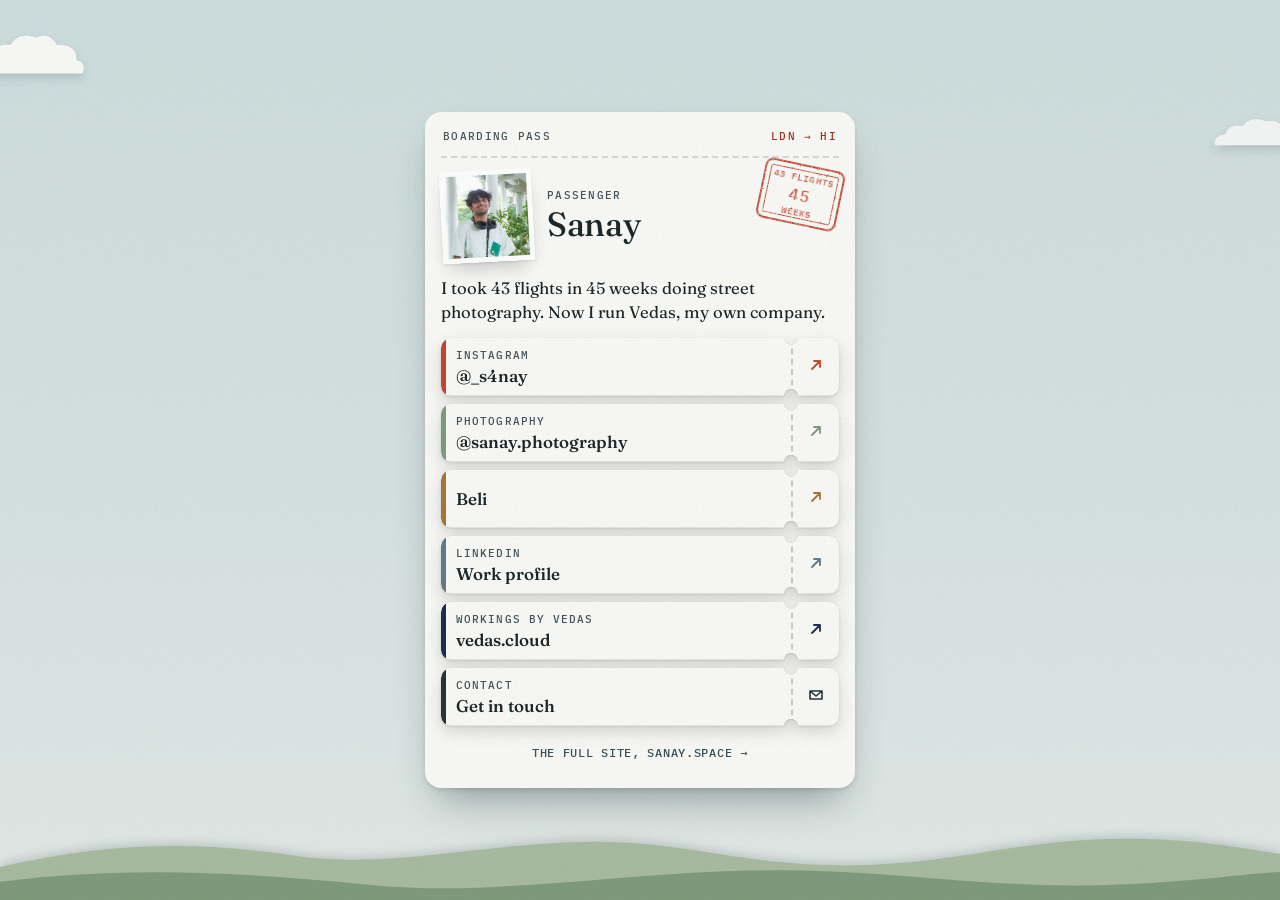
<file: hi/index.html>
<!DOCTYPE html>
<html lang="en-GB">
<head>
  <meta charset="utf-8" />
  <meta name="viewport" content="width=device-width, initial-scale=1, viewport-fit=cover" />
  <title>Hi, I'm Sanay</title>
  <meta name="description" content="Sanay. I took 43 flights in 45 weeks doing street photography. Now I run Vedas. Instagram, photography, LinkedIn, Workings by Vedas and email." />
  <link rel="canonical" href="https://sanay.space/hi/" />
  <meta name="theme-color" content="#d7e3e3" />
  <meta property="og:type" content="profile" />
  <meta property="og:site_name" content="sanay.space" />
  <meta property="og:url" content="https://sanay.space/hi/" />
  <meta property="og:title" content="Hi, I'm Sanay" />
  <meta property="og:description" content="I took 43 flights in 45 weeks doing street photography. Now I run Vedas, my own company." />
  <meta property="og:image" content="https://sanay.space/assets/img/og.jpg" />
  <meta property="og:image:width" content="1200" />
  <meta property="og:image:height" content="630" />
  <meta name="twitter:card" content="summary_large_image" />
  <meta name="twitter:image" content="https://sanay.space/assets/img/og.jpg" />
  <link rel="icon" href="../assets/img/favicon.svg" type="image/svg+xml" />
  <link rel="preload" href="../assets/fonts/fraunces.woff2" as="font" type="font/woff2" crossorigin />
  <link rel="stylesheet" href="../assets/css/site.css" />
  <link rel="stylesheet" href="../assets/css/hi.css" />
</head>
<body class="hi">
  <svg width="0" height="0" style="position:absolute" aria-hidden="true" focusable="false">
    <defs>
      <filter id="ink" x="-5%" y="-5%" width="110%" height="110%">
        <feTurbulence type="fractalNoise" baseFrequency=".9" numOctaves="2" seed="4" result="n" />
        <feDisplacementMap in="SourceGraphic" in2="n" scale="1.8" xChannelSelector="R" yChannelSelector="G" result="d" />
        <feColorMatrix in="n" type="matrix" values="0 0 0 0 0  0 0 0 0 0  0 0 0 0 0  -2.2 0 0 0 2" result="m" />
        <feComposite in="d" in2="m" operator="in" />
      </filter>
      <symbol id="go" viewBox="0 0 16 16">
        <path d="M4 12 L12 4 M6 4 H12 V10" fill="none" stroke="currentColor" stroke-width="1.8" stroke-linecap="round" stroke-linejoin="round" />
      </symbol>
      <symbol id="mail" viewBox="0 0 16 16">
        <path d="M2 4 H14 V12 H2 Z M2 4 L8 9 L14 4" fill="none" stroke="currentColor" stroke-width="1.6" stroke-linejoin="round" />
      </symbol>
    </defs>
  </svg>

  <div class="hi__scene" aria-hidden="true">
    <svg class="hi__cloud hi__cloud--1" viewBox="0 0 160 70"><path d="M14 62 Q10 44 30 42 Q30 22 54 24 Q64 6 88 14 Q106 6 116 24 Q142 22 142 44 Q156 48 150 62 Z" fill="#fbfbf8" /></svg>
    <svg class="hi__cloud hi__cloud--2" viewBox="0 0 160 70"><path d="M12 62 Q8 46 28 44 Q34 26 58 30 Q72 12 96 22 Q124 18 126 42 Q150 42 148 62 Z" fill="#f4f7f5" /></svg>
    <svg class="hi__hills" viewBox="0 0 1440 240" preserveAspectRatio="none"><path fill="#a8bca1" d="M0 240 V200 C120 170 220 168 330 186 C430 202 520 176 640 170 C760 164 820 196 940 198 C1060 200 1140 168 1250 166 C1340 164 1400 178 1440 184 V240 Z" /><path fill="#7f9a7b" d="M0 240 V218 C160 196 300 210 420 222 C560 236 700 206 860 204 C1000 202 1100 226 1240 222 C1340 219 1400 208 1440 206 V240 Z" /></svg>
  </div>

  <main class="card">
    <div class="card__top">
      <span class="card__brand">Boarding pass</span>
      <span class="card__route">LDN <span aria-hidden="true">&rarr;</span> HI</span>
    </div>

    <header class="card__who">
      <img class="card__photo" src="../assets/img/portrait-240.webp" srcset="../assets/img/portrait-240.webp 240w, ../assets/img/portrait-480.webp 480w" sizes="92px" width="240" height="240" alt="Sanay smiling under a covered walkway, headphones round his neck." fetchpriority="high" />
      <div>
        <p class="card__label">Passenger</p>
        <h1>Sanay</h1>
      </div>
      <span class="stamp card__stamp" aria-hidden="true">43 flights<strong>45</strong>weeks</span>
    </header>

    <p class="card__hook">I took 43 flights in 45 weeks doing street photography. Now I run Vedas, my own company.</p>

    <ul class="card__links">
      <li><a class="pass pass--ig" href="https://www.instagram.com/_s4nay/" rel="me noopener"><span class="pass__paper"><span class="pass__body"><span class="pass__label">Instagram</span><span class="pass__dest">@_s4nay</span></span><span class="pass__stub" aria-hidden="true"><span class="pass__bar"></span><svg><use href="#go" /></svg></span></span></a></li>
      <li><a class="pass pass--ph" href="https://www.instagram.com/sanay.photography/" rel="me noopener"><span class="pass__paper"><span class="pass__body"><span class="pass__label">Photography</span><span class="pass__dest">@sanay.photography</span></span><span class="pass__stub" aria-hidden="true"><span class="pass__bar"></span><svg><use href="#go" /></svg></span></span></a></li>
      <li><a class="pass pass--beli" href="https://beliapp.co/app/Sanyo14" rel="me noopener"><span class="pass__paper"><span class="pass__body"><span class="pass__dest">Beli</span></span><span class="pass__stub" aria-hidden="true"><span class="pass__bar"></span><svg><use href="#go" /></svg></span></span></a></li>
      <li><a class="pass pass--li" href="https://www.linkedin.com/in/sanay-shah/" rel="me noopener"><span class="pass__paper"><span class="pass__body"><span class="pass__label">LinkedIn</span><span class="pass__dest">Work profile</span></span><span class="pass__stub" aria-hidden="true"><span class="pass__bar"></span><svg><use href="#go" /></svg></span></span></a></li>
      <li><a class="pass pass--vd" href="https://vedas.cloud" rel="noopener"><span class="pass__paper"><span class="pass__body"><span class="pass__label">Workings by Vedas</span><span class="pass__dest">vedas.cloud</span></span><span class="pass__stub" aria-hidden="true"><span class="pass__bar"></span><svg><use href="#go" /></svg></span></span></a></li>
      <li><a class="pass pass--mail" href="https://tally.so/r/GeeyVk" target="_blank" rel="noopener"><span class="pass__paper"><span class="pass__body"><span class="pass__label">Contact</span><span class="pass__dest">Get in touch</span></span><span class="pass__stub" aria-hidden="true"><span class="pass__bar"></span><svg><use href="#mail" /></svg></span></span></a></li>
    </ul>

    <a class="card__site" href="../">The full site, sanay.space <span aria-hidden="true">&rarr;</span></a>
  </main>
</body>
</html>
</file>
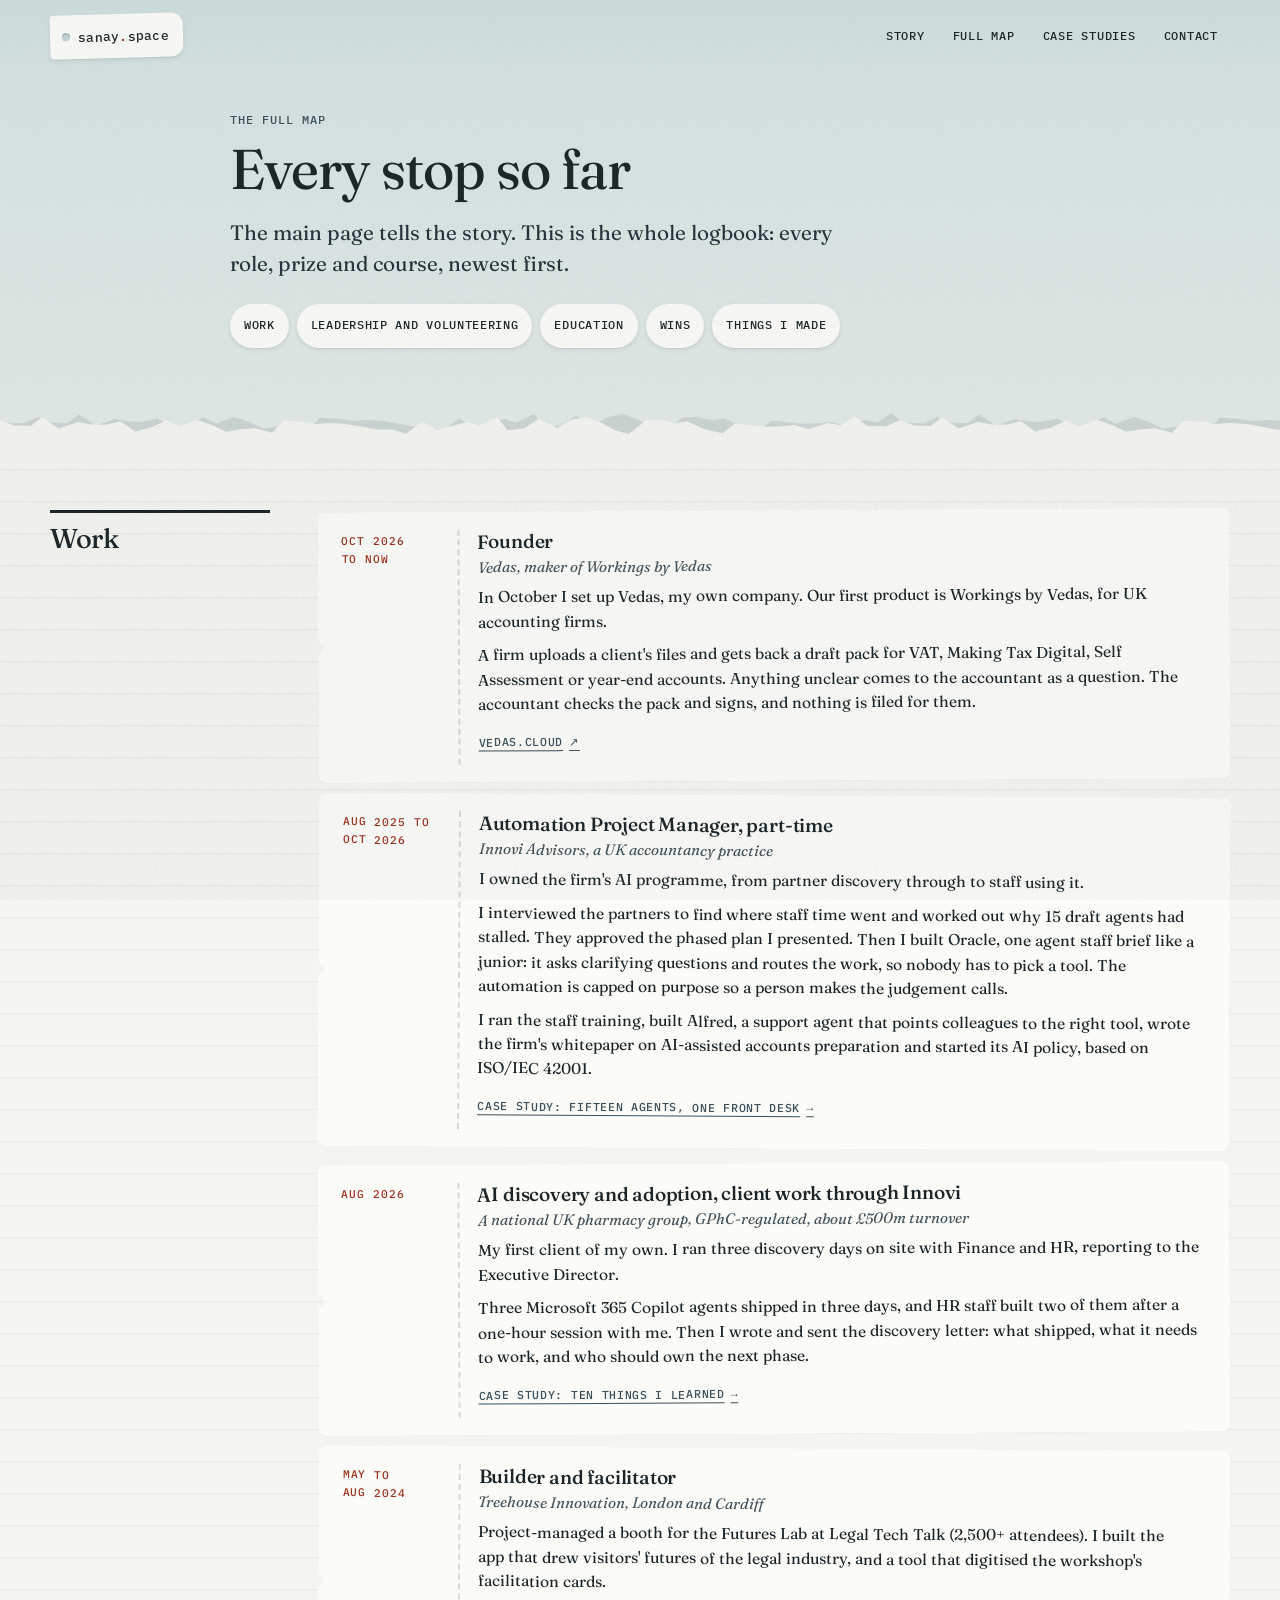
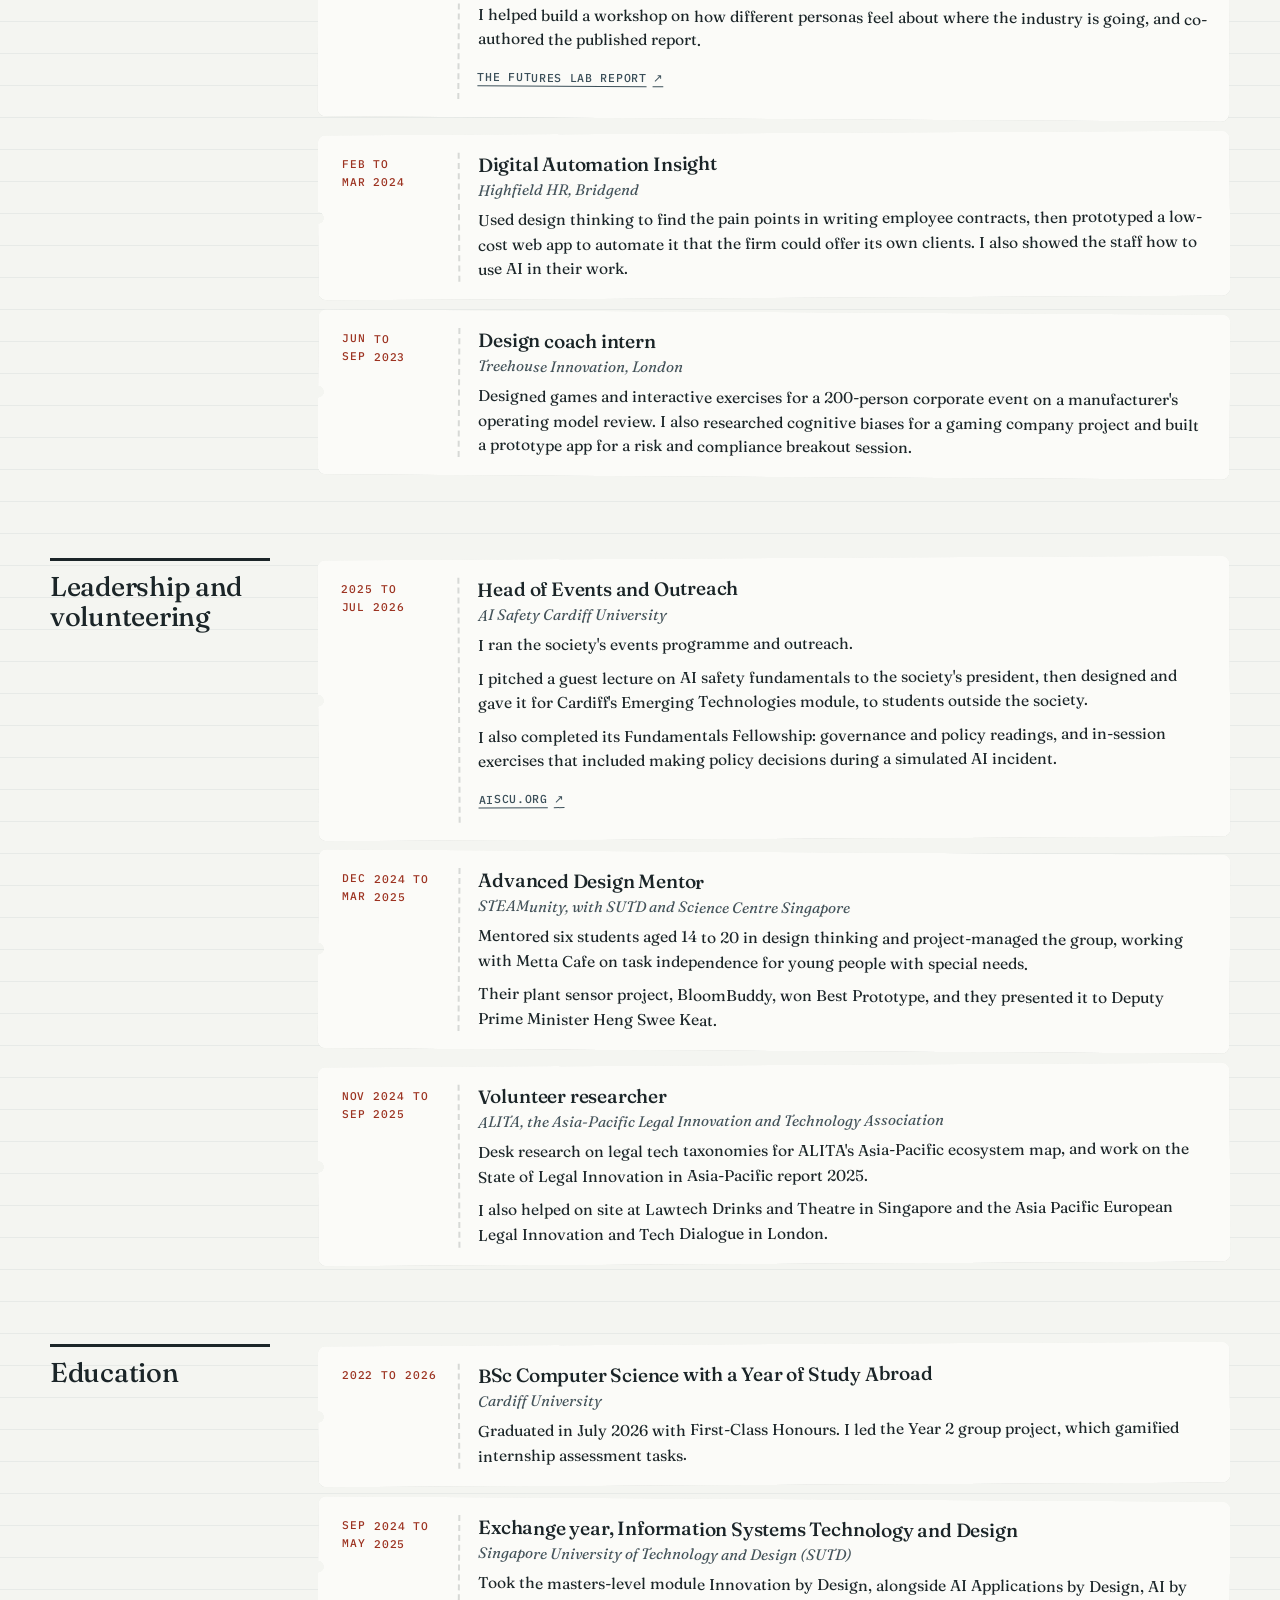
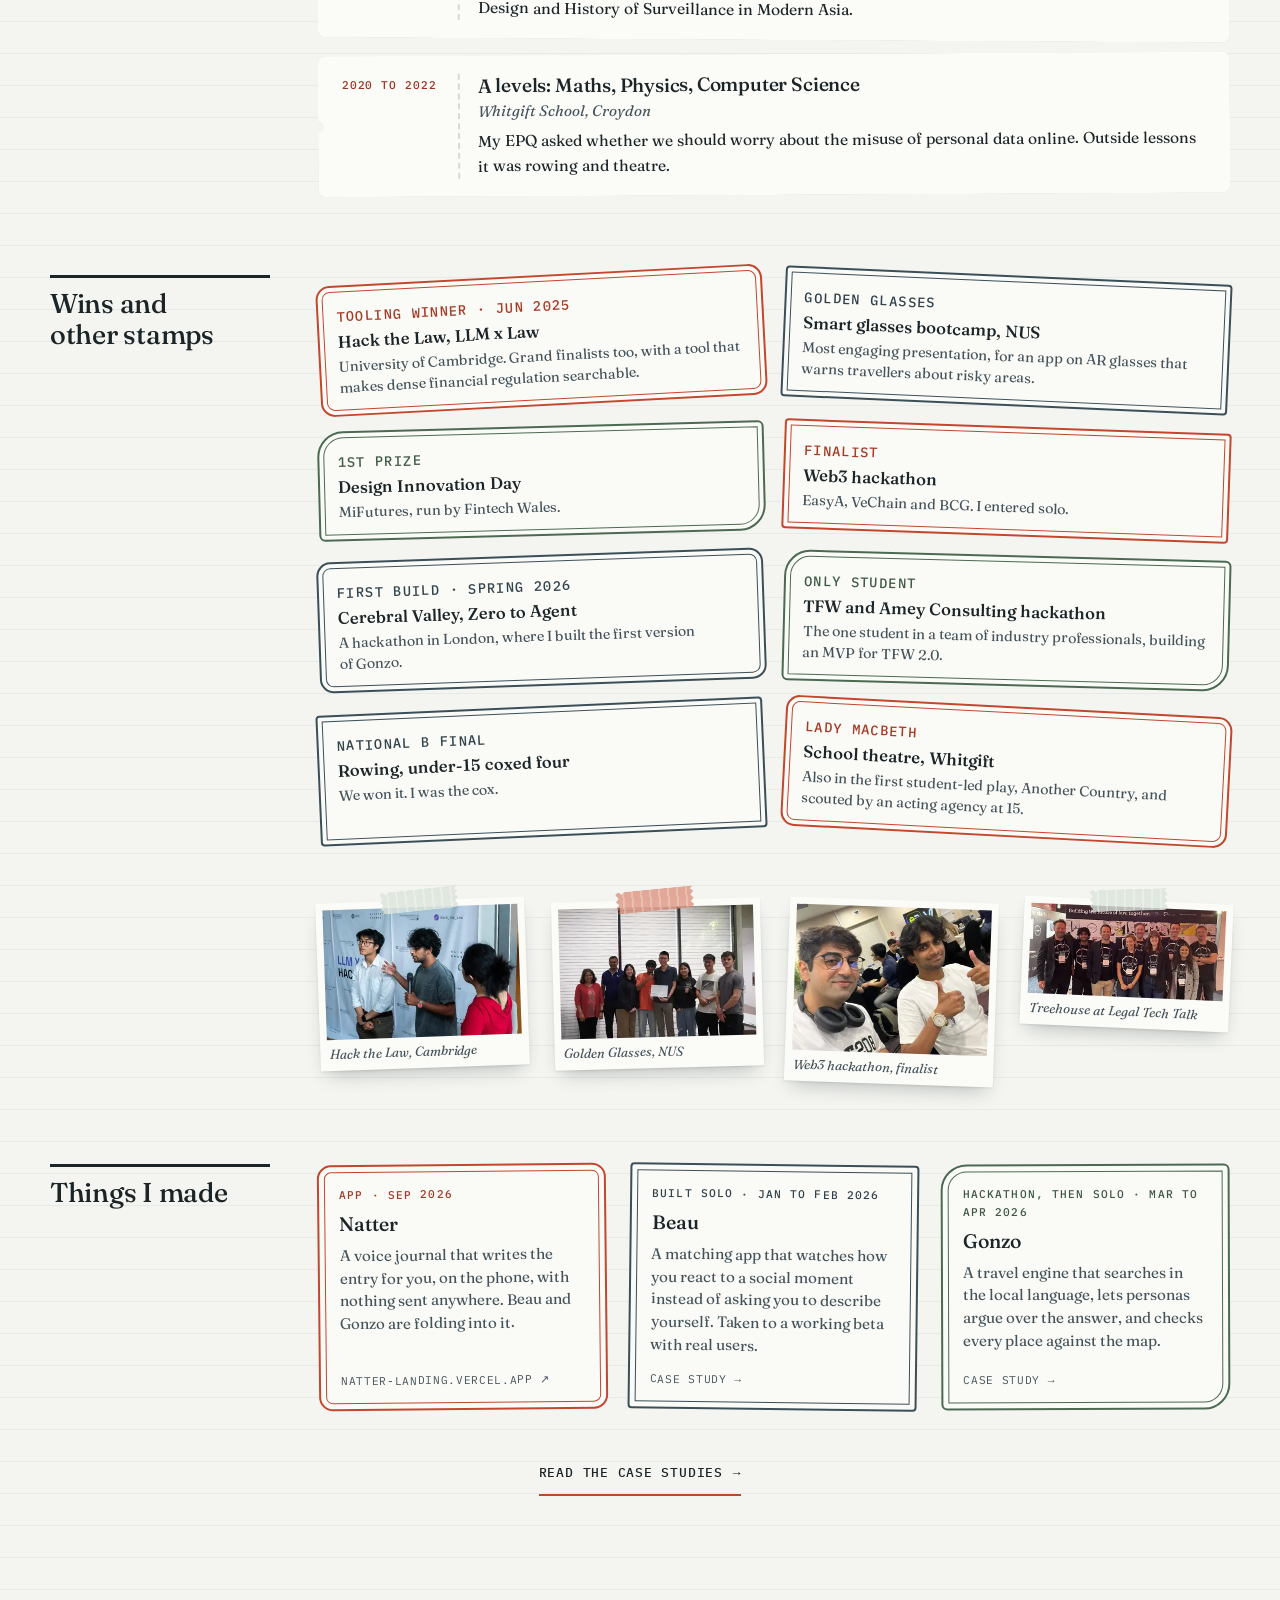
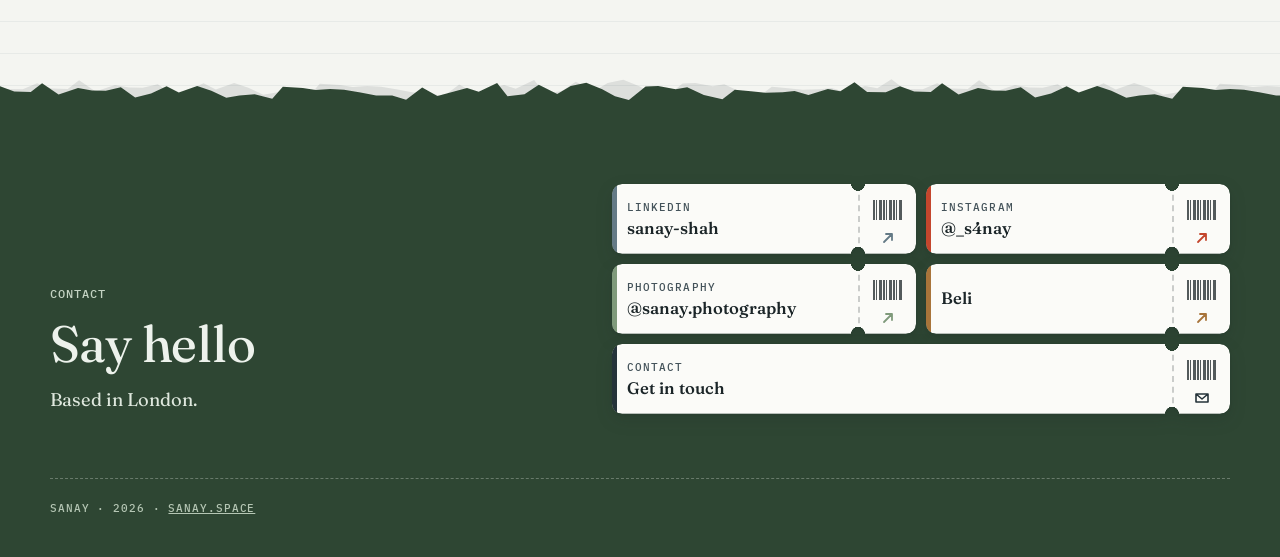
<file: map/index.html>
<!DOCTYPE html>
<html lang="en-GB" class="no-js">
<head>
  <meta charset="utf-8" />
  <meta name="viewport" content="width=device-width, initial-scale=1, viewport-fit=cover" />
  <script>document.documentElement.classList.replace("no-js", "js");</script>
  <title>The full map · Sanay</title>
  <meta name="description" content="Everything Sanay has done so far in one place: work, leadership and volunteering, education, hackathon wins, rowing, theatre and the things he&#x27;s built." />
  <link rel="canonical" href="https://sanay.space/map/" />
  <meta name="theme-color" content="#d7e3e3" />
  <meta property="og:type" content="article" />
  <meta property="og:site_name" content="sanay.space" />
  <meta property="og:url" content="https://sanay.space/map/" />
  <meta property="og:title" content="The full map · Sanay" />
  <meta property="og:description" content="Everything Sanay has done so far in one place: work, leadership and volunteering, education, hackathon wins, rowing, theatre and the things he&#x27;s built." />
  <meta property="og:image" content="https://sanay.space/assets/img/og.jpg" />
  <meta property="og:image:width" content="1200" />
  <meta property="og:image:height" content="630" />
  <meta name="twitter:card" content="summary_large_image" />
  <meta name="twitter:title" content="The full map · Sanay" />
  <meta name="twitter:description" content="Everything Sanay has done so far in one place: work, leadership and volunteering, education, hackathon wins, rowing, theatre and the things he&#x27;s built." />
  <meta name="twitter:image" content="https://sanay.space/assets/img/og.jpg" />
  <link rel="icon" href="../assets/img/favicon.svg" type="image/svg+xml" />
  <link rel="preload" href="../assets/fonts/fraunces.woff2" as="font" type="font/woff2" crossorigin />
  <link rel="stylesheet" href="../assets/css/site.css" />
  <link rel="stylesheet" href="../assets/css/case-study.css" />
  <script src="../assets/js/site.js" defer></script>
</head>
<body class="cs-page map-page">
  <a class="skip" href="#main">Skip to content</a>
  <svg width="0" height="0" style="position:absolute" aria-hidden="true" focusable="false">
    <defs>
      <filter id="ink" x="-5%" y="-5%" width="110%" height="110%">
        <feTurbulence type="fractalNoise" baseFrequency=".9" numOctaves="2" seed="4" result="n" />
        <feDisplacementMap in="SourceGraphic" in2="n" scale="1.8" xChannelSelector="R" yChannelSelector="G" result="d" />
        <feColorMatrix in="n" type="matrix" values="0 0 0 0 0  0 0 0 0 0  0 0 0 0 0  -2.2 0 0 0 2" result="m" />
        <feComposite in="d" in2="m" operator="in" />
      </filter>
      <symbol id="plane" viewBox="0 0 32 32">
        <path d="M2 15 L30 3 L21 29 L15 19 Z" fill="#fbfbf8" stroke="#1b2528" stroke-width="1.5" stroke-linejoin="round" />
        <path d="M30 3 L15 19 L13.5 26.5 L17.8 22" fill="#d9e2e0" stroke="#1b2528" stroke-width="1.5" stroke-linejoin="round" />
      </symbol>
      <symbol id="go" viewBox="0 0 16 16">
        <path d="M4 12 L12 4 M6 4 H12 V10" fill="none" stroke="currentColor" stroke-width="1.8" stroke-linecap="round" stroke-linejoin="round" />
      </symbol>
      <symbol id="mail" viewBox="0 0 16 16">
        <path d="M2 4 H14 V12 H2 Z M2 4 L8 9 L14 4" fill="none" stroke="currentColor" stroke-width="1.6" stroke-linejoin="round" />
      </symbol>
    </defs>
  </svg>
  <header class="cs-top">
    <div class="wrap topbar">
      <a class="wordmark" href="../"><span>sanay<b>.</b>space</span></a>
      <nav class="topnav" aria-label="Site">
        <a class="topnav__extra" href="../#story">Story</a>
        <a href="../map/" aria-current="page">Full map</a>
        <a href="../case-studies/">Case studies</a>
        <a class="topnav__extra" href="../#contact">Contact</a>
      </nav>
    </div>
  </header>

  <main id="main">
    <header class="cs-head cs-head--hub">
      <div class="wrap cs-head__inner">
        <p class="label">The full map</p>
        <h1 class="cs-title">Every stop so far</h1>
        <p class="cs-standfirst">The main page tells the story. This is the whole logbook: every role, prize and course, newest first.</p>
        <ul class="legend" aria-label="Jump to">
          <li><a href="#work">Work</a></li>
          <li><a href="#leadership">Leadership and volunteering</a></li>
          <li><a href="#education">Education</a></li>
          <li><a href="#wins">Wins</a></li>
          <li><a href="#made">Things I made</a></li>
        </ul>
      </div>
    </header>

    <div class="section torn logbook map">
      <div class="wrap">
        <section class="map-group" id="work" aria-labelledby="work-title">
          <h2 class="group__title" id="work-title">Work</h2>
          <ol class="stubs">
            <li class="stub rise">
              <p class="stub__when">Oct 2026 to now</p>
              <div class="stub__body">
                <h3 class="stub__role">Founder</h3>
                <p class="stub__org">Vedas, maker of Workings by Vedas</p>
                <p class="stub__what">In October I set up Vedas, my own company. Our first product is Workings by Vedas, for UK accounting firms.</p>
                <p class="stub__what">A firm uploads a client's files and gets back a draft pack for VAT, Making Tax Digital, Self Assessment or year-end accounts. Anything unclear comes to the accountant as a question. The accountant checks the pack and signs, and nothing is filed for them.</p>
                <a class="stub__link" href="https://vedas.cloud" target="_blank" rel="noopener">vedas.cloud <span aria-hidden="true">↗</span></a>
              </div>
            </li>
            <li class="stub rise">
              <p class="stub__when">Aug 2025 to Oct 2026</p>
              <div class="stub__body">
                <h3 class="stub__role">Automation Project Manager, part-time</h3>
                <p class="stub__org">Innovi Advisors, a UK accountancy practice</p>
                <p class="stub__what">I owned the firm's AI programme, from partner discovery through to staff using it.</p>
                <p class="stub__what">I interviewed the partners to find where staff time went and worked out why 15 draft agents had stalled. They approved the phased plan I presented. Then I built Oracle, one agent staff brief like a junior: it asks clarifying questions and routes the work, so nobody has to pick a tool. The automation is capped on purpose so a person makes the judgement calls.</p>
                <p class="stub__what">I ran the staff training, built Alfred, a support agent that points colleagues to the right tool, wrote the firm's whitepaper on AI-assisted accounts preparation and started its AI policy, based on ISO/IEC 42001.</p>
                <a class="stub__link" href="../case-studies/fifteen-agents-one-front-desk.html">Case study: Fifteen agents, one front desk <span aria-hidden="true">→</span></a>
              </div>
            </li>
            <li class="stub rise">
              <p class="stub__when">Aug 2026</p>
              <div class="stub__body">
                <h3 class="stub__role">AI discovery and adoption, client work through Innovi</h3>
                <p class="stub__org">A national UK pharmacy group, GPhC-regulated, about £500m turnover</p>
                <p class="stub__what">My first client of my own. I ran three discovery days on site with Finance and HR, reporting to the Executive Director.</p>
                <p class="stub__what">Three Microsoft 365 Copilot agents shipped in three days, and HR staff built two of them after a one-hour session with me. Then I wrote and sent the discovery letter: what shipped, what it needs to work, and who should own the next phase.</p>
                <a class="stub__link" href="../case-studies/ten-things-pharmacy-group.html">Case study: Ten things I learned <span aria-hidden="true">→</span></a>
              </div>
            </li>
            <li class="stub rise">
              <p class="stub__when">May to Aug 2024</p>
              <div class="stub__body">
                <h3 class="stub__role">Builder and facilitator</h3>
                <p class="stub__org">Treehouse Innovation, London and Cardiff</p>
                <p class="stub__what">Project-managed a booth for the Futures Lab at Legal Tech Talk (2,500+ attendees). I built the app that drew visitors' futures of the legal industry, and a tool that digitised the workshop's facilitation cards.</p>
                <p class="stub__what">I helped build a workshop on how different personas feel about where the industry is going, and co-authored the published report.</p>
                <a class="stub__link" href="https://treehouseinnovation.com/case-studies/the-futures-lab-at-legaltechtalk-2024/" target="_blank" rel="noopener">The Futures Lab report <span aria-hidden="true">↗</span></a>
              </div>
            </li>
            <li class="stub rise">
              <p class="stub__when">Feb to Mar 2024</p>
              <div class="stub__body">
                <h3 class="stub__role">Digital Automation Insight</h3>
                <p class="stub__org">Highfield HR, Bridgend</p>
                <p class="stub__what">Used design thinking to find the pain points in writing employee contracts, then prototyped a low-cost web app to automate it that the firm could offer its own clients. I also showed the staff how to use AI in their work.</p>
              </div>
            </li>
            <li class="stub rise">
              <p class="stub__when">Jun to Sep 2023</p>
              <div class="stub__body">
                <h3 class="stub__role">Design coach intern</h3>
                <p class="stub__org">Treehouse Innovation, London</p>
                <p class="stub__what">Designed games and interactive exercises for a 200-person corporate event on a manufacturer's operating model review. I also researched cognitive biases for a gaming company project and built a prototype app for a risk and compliance breakout session.</p>
              </div>
            </li>
          </ol>
        </section>
        <section class="map-group" id="leadership" aria-labelledby="leadership-title">
          <h2 class="group__title" id="leadership-title">Leadership and volunteering</h2>
          <ol class="stubs">
            <li class="stub rise">
              <p class="stub__when">2025 to Jul 2026</p>
              <div class="stub__body">
                <h3 class="stub__role">Head of Events and Outreach</h3>
                <p class="stub__org">AI Safety Cardiff University</p>
                <p class="stub__what">I ran the society's events programme and outreach.</p>
                <p class="stub__what">I pitched a guest lecture on AI safety fundamentals to the society's president, then designed and gave it for Cardiff's Emerging Technologies module, to students outside the society.</p>
                <p class="stub__what">I also completed its Fundamentals Fellowship: governance and policy readings, and in-session exercises that included making policy decisions during a simulated AI incident.</p>
                <a class="stub__link" href="https://aiscu.org" target="_blank" rel="noopener">aiscu.org <span aria-hidden="true">↗</span></a>
              </div>
            </li>
            <li class="stub rise">
              <p class="stub__when">Dec 2024 to Mar 2025</p>
              <div class="stub__body">
                <h3 class="stub__role">Advanced Design Mentor</h3>
                <p class="stub__org">STEAMunity, with SUTD and Science Centre Singapore</p>
                <p class="stub__what">Mentored six students aged 14 to 20 in design thinking and project-managed the group, working with Metta Cafe on task independence for young people with special needs.</p>
                <p class="stub__what">Their plant sensor project, BloomBuddy, won Best Prototype, and they presented it to Deputy Prime Minister Heng Swee Keat.</p>
              </div>
            </li>
            <li class="stub rise">
              <p class="stub__when">Nov 2024 to Sep 2025</p>
              <div class="stub__body">
                <h3 class="stub__role">Volunteer researcher</h3>
                <p class="stub__org">ALITA, the Asia-Pacific Legal Innovation and Technology Association</p>
                <p class="stub__what">Desk research on legal tech taxonomies for ALITA's Asia-Pacific ecosystem map, and work on the State of Legal Innovation in Asia-Pacific report 2025.</p>
                <p class="stub__what">I also helped on site at Lawtech Drinks and Theatre in Singapore and the Asia Pacific European Legal Innovation and Tech Dialogue in London.</p>
              </div>
            </li>
          </ol>
        </section>
        <section class="map-group" id="education" aria-labelledby="education-title">
          <h2 class="group__title" id="education-title">Education</h2>
          <ol class="stubs">
            <li class="stub rise">
              <p class="stub__when">2022 to 2026</p>
              <div class="stub__body">
                <h3 class="stub__role">BSc Computer Science with a Year of Study Abroad</h3>
                <p class="stub__org">Cardiff University</p>
                <p class="stub__what">Graduated in July 2026 with First-Class Honours. I led the Year 2 group project, which gamified internship assessment tasks.</p>
              </div>
            </li>
            <li class="stub rise">
              <p class="stub__when">Sep 2024 to May 2025</p>
              <div class="stub__body">
                <h3 class="stub__role">Exchange year, Information Systems Technology and Design</h3>
                <p class="stub__org">Singapore University of Technology and Design (SUTD)</p>
                <p class="stub__what">Took the masters-level module Innovation by Design, alongside AI Applications by Design, AI by Design and History of Surveillance in Modern Asia.</p>
              </div>
            </li>
            <li class="stub rise">
              <p class="stub__when">2020 to 2022</p>
              <div class="stub__body">
                <h3 class="stub__role">A levels: Maths, Physics, Computer Science</h3>
                <p class="stub__org">Whitgift School, Croydon</p>
                <p class="stub__what">My EPQ asked whether we should worry about the misuse of personal data online. Outside lessons it was rowing and theatre.</p>
              </div>
            </li>
          </ol>
        </section>
        <section class="map-group" id="wins" aria-labelledby="wins-title">
          <h2 class="group__title" id="wins-title">Wins and other stamps</h2>
          <ul class="wins">
            <li class="win rise" style="--c: var(--ver); --rot: -3deg; --rad: 14px">
              <span class="win__big">Tooling winner · Jun 2025</span>
              <span class="win__event">Hack the Law, LLM x Law</span>
              <span class="win__note">University of Cambridge. Grand finalists too, with a tool that makes dense financial regulation searchable.</span>
            </li>
            <li class="win rise" style="--c: var(--slate-3); --rot: 2.5deg; --rad: 4px">
              <span class="win__big">Golden Glasses</span>
              <span class="win__event">Smart glasses bootcamp, NUS</span>
              <span class="win__note">Most engaging presentation, for an app on AR glasses that warns travellers about risky areas.</span>
            </li>
            <li class="win rise" style="--c: var(--sage-4); --rot: -1.5deg; --rad: 26px 6px">
              <span class="win__big">1st prize</span>
              <span class="win__event">Design Innovation Day</span>
              <span class="win__note">MiFutures, run by Fintech Wales.</span>
            </li>
            <li class="win rise" style="--c: var(--ver); --rot: 2deg; --rad: 4px">
              <span class="win__big">Finalist</span>
              <span class="win__event">Web3 hackathon</span>
              <span class="win__note">EasyA, VeChain and BCG. I entered solo.</span>
            </li>
            <li class="win rise" style="--c: var(--slate-3); --rot: -2deg; --rad: 14px">
              <span class="win__big">First build · Spring 2026</span>
              <span class="win__event">Cerebral Valley, Zero to Agent</span>
              <span class="win__note">A hackathon in London, where I built the first version of Gonzo.</span>
            </li>
            <li class="win rise" style="--c: var(--sage-4); --rot: 1.5deg; --rad: 26px 6px">
              <span class="win__big">Only student</span>
              <span class="win__event">TFW and Amey Consulting hackathon</span>
              <span class="win__note">The one student in a team of industry professionals, building an MVP for TFW 2.0.</span>
            </li>
            <li class="win rise" style="--c: var(--slate-3); --rot: -2.5deg; --rad: 4px">
              <span class="win__big">National B final</span>
              <span class="win__event">Rowing, under-15 coxed four</span>
              <span class="win__note">We won it. I was the cox.</span>
            </li>
            <li class="win rise" style="--c: var(--ver); --rot: 3deg; --rad: 14px">
              <span class="win__big">Lady Macbeth</span>
              <span class="win__event">School theatre, Whitgift</span>
              <span class="win__note">Also in the first student-led play, Another Country, and scouted by an acting agency at 15.</span>
            </li>
          </ul>
          <div class="snaps" role="group" aria-label="Photos from hackathons and earlier work" tabindex="0">
          <figure class="print tape" style="--r: -2deg">
            <img src="../assets/img/cam-stage-360.webp" srcset="../assets/img/cam-stage-360.webp 360w, ../assets/img/cam-stage-640.webp 640w" sizes="(min-width: 960px) 270px, 220px" width="360" height="240" alt="Me with a microphone presenting at the Hack the Law hackathon in Cambridge, a teammate beside me." loading="lazy" decoding="async" />
            <figcaption>Hack the Law, Cambridge</figcaption>
          </figure>
          <figure class="print tape tape--ver" style="--r: -1.5deg">
            <img src="../assets/img/glasses-360.webp" srcset="../assets/img/glasses-360.webp 360w, ../assets/img/glasses-640.webp 640w" sizes="(min-width: 960px) 270px, 220px" width="360" height="240" alt="The smart glasses bootcamp team lined up with our certificate at NUS." loading="lazy" decoding="async" />
            <figcaption>Golden Glasses, NUS</figcaption>
          </figure>
          <figure class="print" style="--r: 2deg">
            <img src="../assets/img/web3-360.webp" srcset="../assets/img/web3-360.webp 360w, ../assets/img/web3-640.webp 640w" sizes="(min-width: 960px) 270px, 220px" width="360" height="270" alt="Me and another participant giving a thumbs up at the Web3 hackathon." loading="lazy" decoding="async" />
            <figcaption>Web3 hackathon, finalist</figcaption>
          </figure>
          <figure class="print tape" style="--r: 2.5deg">
            <img src="../assets/img/treehouse-360.webp" srcset="../assets/img/treehouse-360.webp 360w, ../assets/img/treehouse-640.webp 640w" sizes="(min-width: 960px) 270px, 220px" width="360" height="166" alt="The Treehouse Innovation team at the Legal Tech Talk booth." loading="lazy" decoding="async" />
            <figcaption>Treehouse at Legal Tech Talk</figcaption>
          </figure>
          </div>
        </section>
        <section class="map-group" id="made" aria-labelledby="made-title">
          <h2 class="group__title" id="made-title">Things I made</h2>
          <ul class="entries">
            <li>
              <a class="entry rise" href="https://natter-landing.vercel.app" target="_blank" rel="noopener">
                <span class="entry__kind">App · Sep 2026</span>
                <span class="entry__title">Natter</span>
                <span class="entry__sf">A voice journal that writes the entry for you, on the phone, with nothing sent anywhere. Beau and Gonzo are folding into it.</span>
                <span class="entry__meta">natter-landing.vercel.app ↗</span>
              </a>
            </li>
            <li>
              <a class="entry rise" href="../case-studies/beau.html">
                <span class="entry__kind">Built solo · Jan to Feb 2026</span>
                <span class="entry__title">Beau</span>
                <span class="entry__sf">A matching app that watches how you react to a social moment instead of asking you to describe yourself. Taken to a working beta with real users.</span>
                <span class="entry__meta">Case study →</span>
              </a>
            </li>
            <li>
              <a class="entry rise" href="../case-studies/gonzo.html">
                <span class="entry__kind">Hackathon, then solo · Mar to Apr 2026</span>
                <span class="entry__title">Gonzo</span>
                <span class="entry__sf">A travel engine that searches in the local language, lets personas argue over the answer, and checks every place against the map.</span>
                <span class="entry__meta">Case study →</span>
              </a>
            </li>
          </ul>
        </section>
        <p class="cs-all"><a class="more-link" href="../case-studies/">Read the case studies <span aria-hidden="true">&rarr;</span></a></p>
      </div>
    </div>
  </main>

  <footer class="section torn foot foot--small" id="contact">
    <div class="wrap">
      <div class="foot__grid">
        <div>
          <p class="label">Contact</p>
          <h2 class="foot__title">Say hello</h2>
          <p class="foot__where">Based in London.</p>
        </div>
        <ul class="passes" aria-label="Find me elsewhere">
          <li><a class="pass pass--li" href="https://www.linkedin.com/in/sanay-shah/" target="_blank" rel="noopener"><span class="pass__paper"><span class="pass__body"><span class="pass__label">LinkedIn</span><span class="pass__dest">sanay-shah</span></span><span class="pass__stub" aria-hidden="true"><span class="pass__bar"></span><svg><use href="#go" /></svg></span></span></a></li>
          <li><a class="pass pass--ig" href="https://www.instagram.com/_s4nay/" target="_blank" rel="noopener"><span class="pass__paper"><span class="pass__body"><span class="pass__label">Instagram</span><span class="pass__dest">@_s4nay</span></span><span class="pass__stub" aria-hidden="true"><span class="pass__bar"></span><svg><use href="#go" /></svg></span></span></a></li>
          <li><a class="pass pass--ph" href="https://www.instagram.com/sanay.photography/" target="_blank" rel="noopener"><span class="pass__paper"><span class="pass__body"><span class="pass__label">Photography</span><span class="pass__dest">@sanay<wbr>.photography</span></span><span class="pass__stub" aria-hidden="true"><span class="pass__bar"></span><svg><use href="#go" /></svg></span></span></a></li>
          <li><a class="pass pass--beli" href="https://beliapp.co/app/Sanyo14" target="_blank" rel="noopener"><span class="pass__paper"><span class="pass__body"><span class="pass__dest">Beli</span></span><span class="pass__stub" aria-hidden="true"><span class="pass__bar"></span><svg><use href="#go" /></svg></span></span></a></li>
          <li class="passes__wide"><a class="pass pass--mail" href="https://tally.so/r/GeeyVk" target="_blank" rel="noopener"><span class="pass__paper"><span class="pass__body"><span class="pass__label">Contact</span><span class="pass__dest">Get in touch</span></span><span class="pass__stub" aria-hidden="true"><span class="pass__bar"></span><svg><use href="#mail" /></svg></span></span></a></li>
        </ul>
      </div>
      <div class="foot__small">
        <p class="mono">Sanay · 2026 · <a href="../">sanay.space</a></p>
      </div>
    </div>
  </footer>
</body>
</html>
</file>
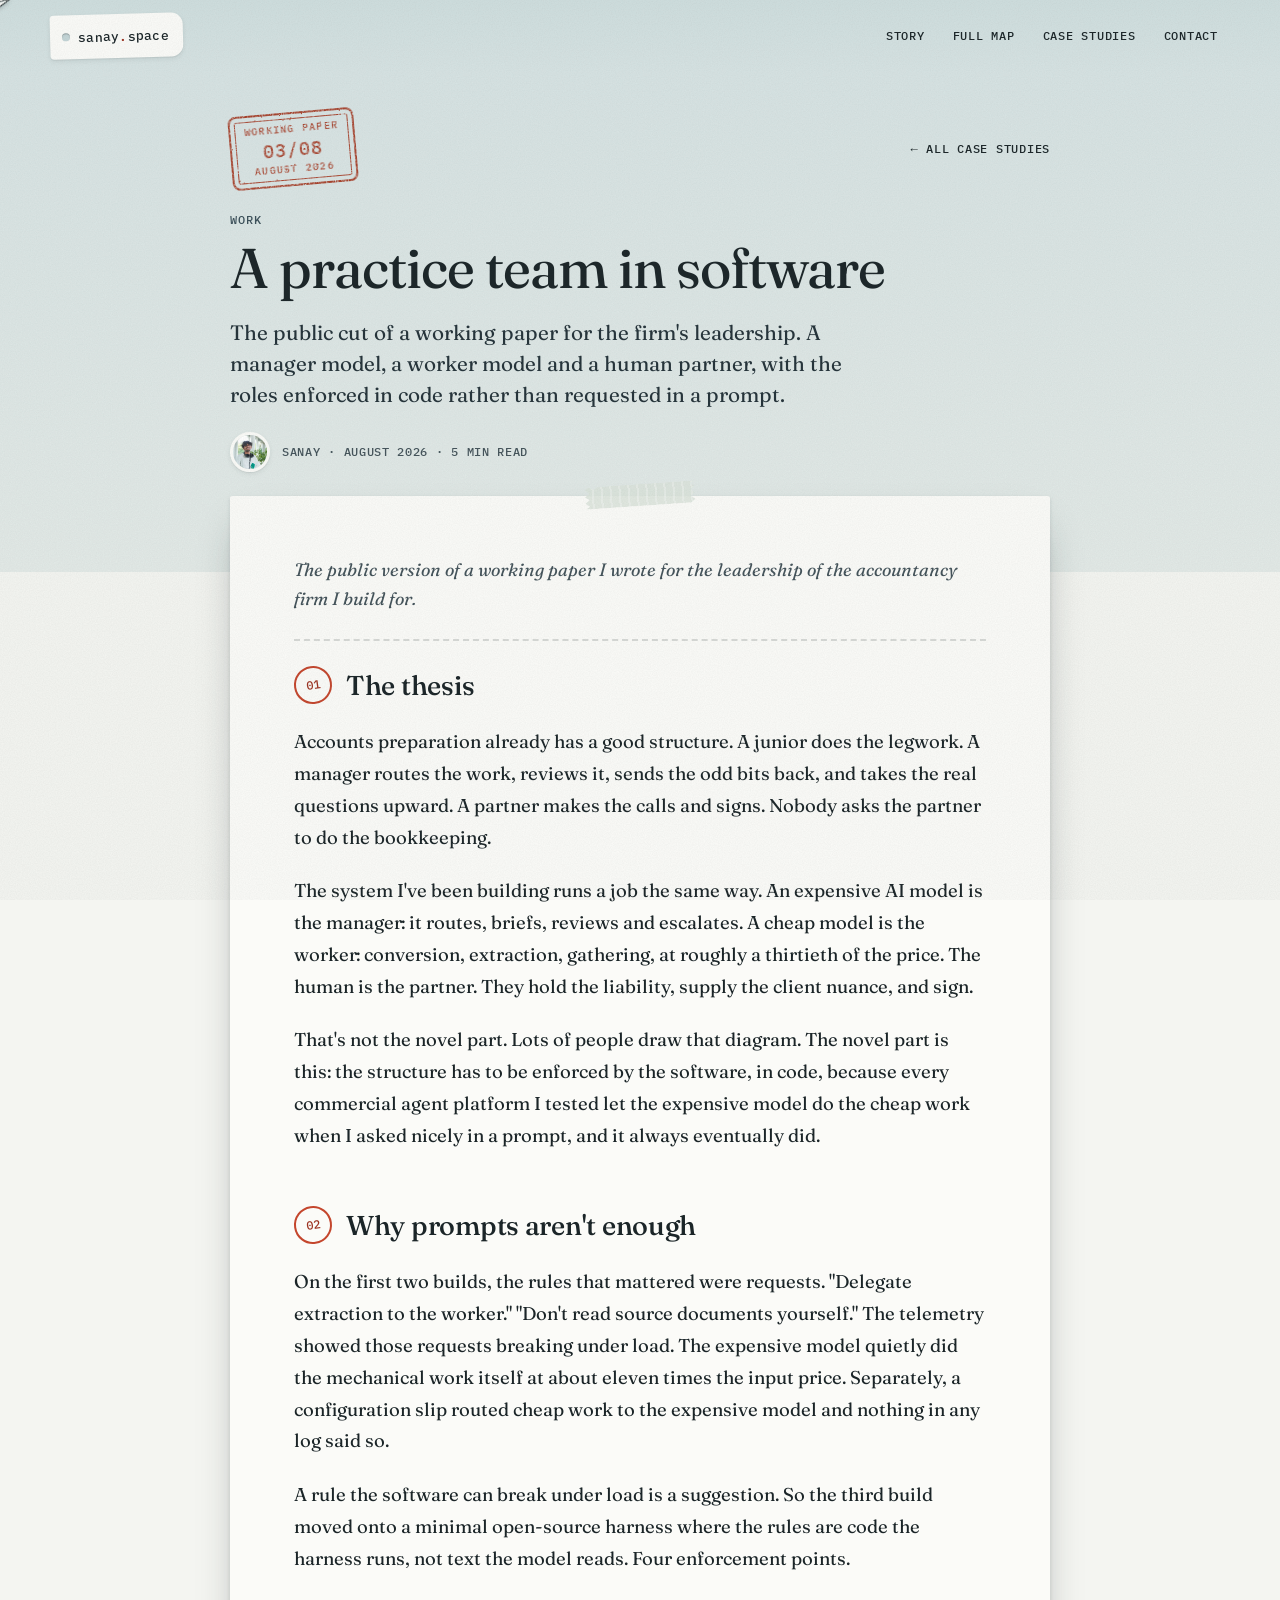
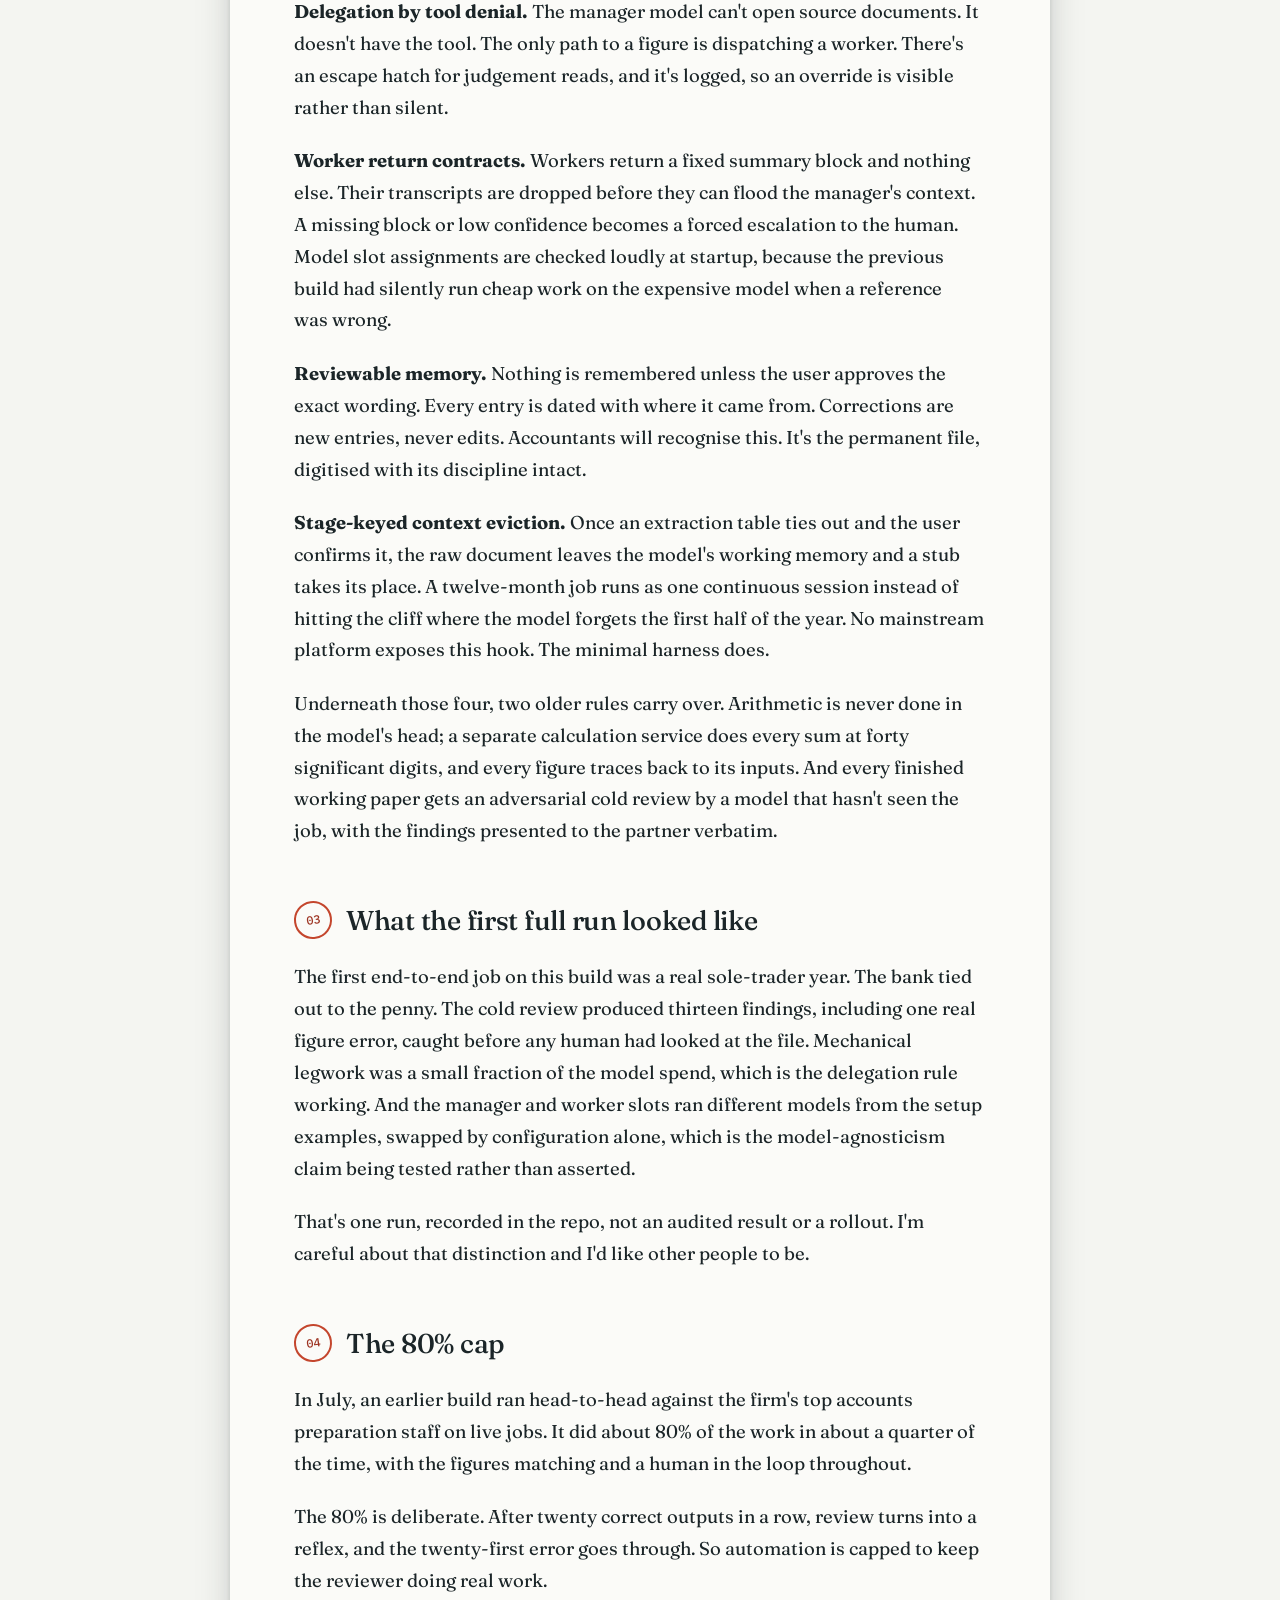
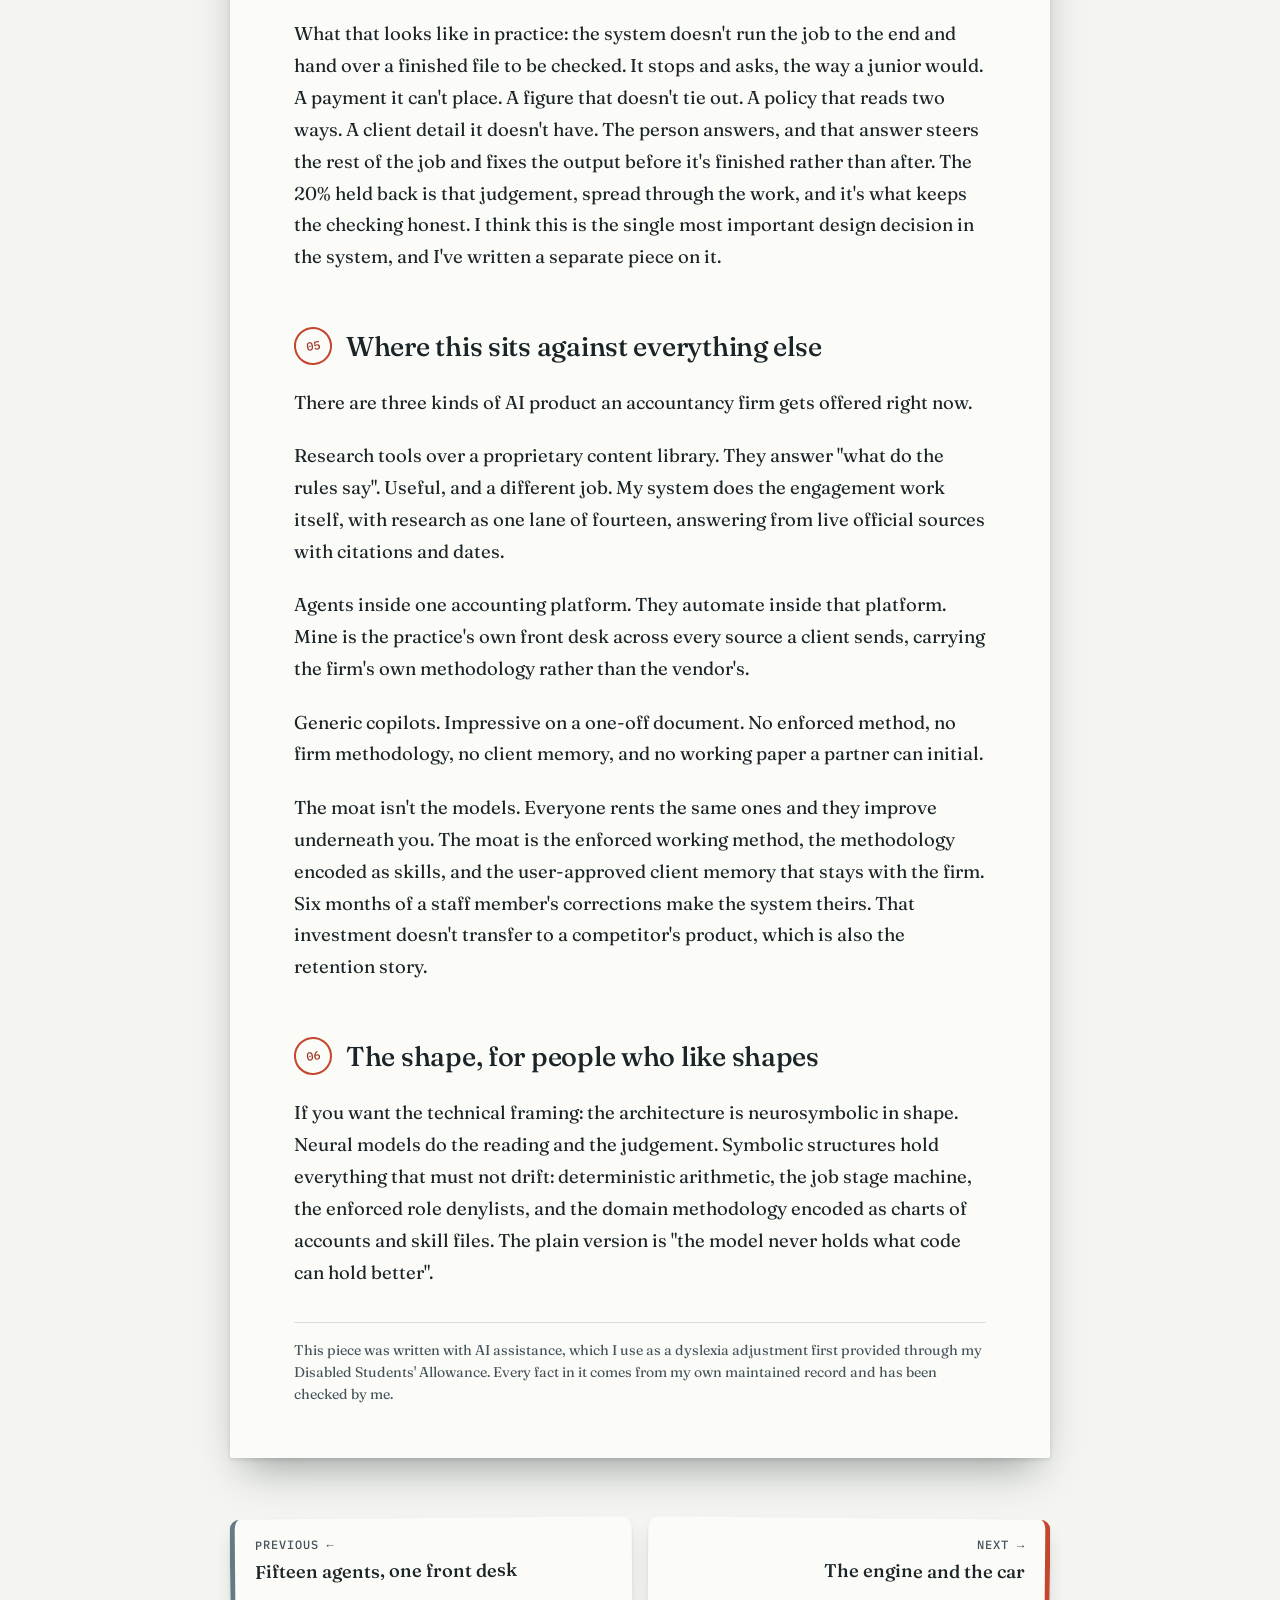
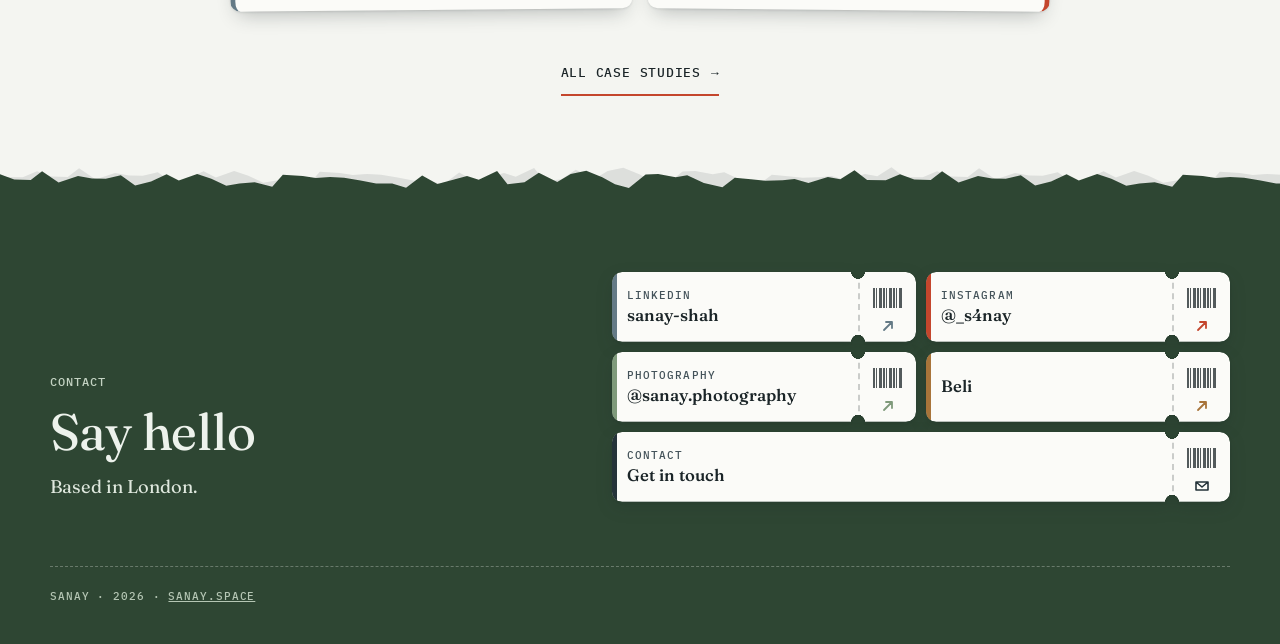
<file: case-studies/a-practice-team-in-software.html>
<!DOCTYPE html>
<html lang="en-GB" class="no-js">
<head>
  <meta charset="utf-8" />
  <meta name="viewport" content="width=device-width, initial-scale=1, viewport-fit=cover" />
  <script>document.documentElement.classList.replace("no-js", "js");</script>
  <title>A practice team in software · Sanay</title>
  <meta name="description" content="The public cut of a working paper for the firm&#x27;s leadership. A manager model, a worker model and a human partner, with the roles enforced in code rather than requested in a prompt." />
  <link rel="canonical" href="https://sanay.space/case-studies/a-practice-team-in-software.html" />
  <meta name="theme-color" content="#d7e3e3" />
  <meta property="og:type" content="article" />
  <meta property="og:site_name" content="sanay.space" />
  <meta property="og:url" content="https://sanay.space/case-studies/a-practice-team-in-software.html" />
  <meta property="og:title" content="A practice team in software · Sanay" />
  <meta property="og:description" content="The public cut of a working paper for the firm&#x27;s leadership. A manager model, a worker model and a human partner, with the roles enforced in code rather than requested in a prompt." />
  <meta property="og:image" content="https://sanay.space/assets/img/og.jpg" />
  <meta property="og:image:width" content="1200" />
  <meta property="og:image:height" content="630" />
  <meta name="twitter:card" content="summary_large_image" />
  <meta name="twitter:title" content="A practice team in software · Sanay" />
  <meta name="twitter:description" content="The public cut of a working paper for the firm&#x27;s leadership. A manager model, a worker model and a human partner, with the roles enforced in code rather than requested in a prompt." />
  <meta name="twitter:image" content="https://sanay.space/assets/img/og.jpg" />
  <link rel="icon" href="../assets/img/favicon.svg" type="image/svg+xml" />
  <link rel="preload" href="../assets/fonts/fraunces.woff2" as="font" type="font/woff2" crossorigin />
  <link rel="stylesheet" href="../assets/css/site.css" />
  <link rel="stylesheet" href="../assets/css/case-study.css" />
  <script src="../assets/js/site.js" defer></script>
</head>
<body class="cs-page">
  <a class="skip" href="#main">Skip to content</a>
  <svg width="0" height="0" style="position:absolute" aria-hidden="true" focusable="false">
    <defs>
      <filter id="ink" x="-5%" y="-5%" width="110%" height="110%">
        <feTurbulence type="fractalNoise" baseFrequency=".9" numOctaves="2" seed="4" result="n" />
        <feDisplacementMap in="SourceGraphic" in2="n" scale="1.8" xChannelSelector="R" yChannelSelector="G" result="d" />
        <feColorMatrix in="n" type="matrix" values="0 0 0 0 0  0 0 0 0 0  0 0 0 0 0  -2.2 0 0 0 2" result="m" />
        <feComposite in="d" in2="m" operator="in" />
      </filter>
      <symbol id="plane" viewBox="0 0 32 32">
        <path d="M2 15 L30 3 L21 29 L15 19 Z" fill="#fbfbf8" stroke="#1b2528" stroke-width="1.5" stroke-linejoin="round" />
        <path d="M30 3 L15 19 L13.5 26.5 L17.8 22" fill="#d9e2e0" stroke="#1b2528" stroke-width="1.5" stroke-linejoin="round" />
      </symbol>
      <symbol id="go" viewBox="0 0 16 16">
        <path d="M4 12 L12 4 M6 4 H12 V10" fill="none" stroke="currentColor" stroke-width="1.8" stroke-linecap="round" stroke-linejoin="round" />
      </symbol>
      <symbol id="mail" viewBox="0 0 16 16">
        <path d="M2 4 H14 V12 H2 Z M2 4 L8 9 L14 4" fill="none" stroke="currentColor" stroke-width="1.6" stroke-linejoin="round" />
      </symbol>
    </defs>
  </svg>
  <header class="cs-top">
    <div class="wrap topbar">
      <a class="wordmark" href="../"><span>sanay<b>.</b>space</span></a>
      <nav class="topnav" aria-label="Site">
        <a class="topnav__extra" href="../#story">Story</a>
        <a href="../map/">Full map</a>
        <a href="../case-studies/">Case studies</a>
        <a class="topnav__extra" href="../#contact">Contact</a>
      </nav>
    </div>
  </header>
  <div class="cs-progress" aria-hidden="true"><span></span><svg><use href="#plane" /></svg></div>

  <main id="main">
    <article class="cs">
      <header class="cs-head">
        <div class="wrap cs-head__inner">
          <p class="cs-head__row">
            <span class="stamp" style="--rot: -5deg">Working paper<strong>03/08</strong>August 2026</span>
            <a class="cs-back" href="./">&larr; All case studies</a>
          </p>
          <p class="label">Work</p>
          <h1 class="cs-title">A practice team in software</h1>
          <p class="cs-standfirst">The public cut of a working paper for the firm&#x27;s leadership. A manager model, a worker model and a human partner, with the roles enforced in code rather than requested in a prompt.</p>
          <p class="cs-meta">
            <img src="../assets/img/portrait-240.webp" alt="" width="40" height="40" />
            <span class="mono">Sanay · August 2026 · 5 min read</span>
          </p>
        </div>
      </header>

      <div class="wrap">
        <div class="sheet tape">
        <p class="cs-intro">The public version of a working paper I wrote for the leadership of the accountancy firm I build for.</p>
          <div class="prose">
        <h2><span class="prose__n" aria-hidden="true">01</span>The thesis</h2>
        <p>Accounts preparation already has a good structure. A junior does the legwork. A manager routes the work, reviews it, sends the odd bits back, and takes the real questions upward. A partner makes the calls and signs. Nobody asks the partner to do the bookkeeping.</p>
        <p>The system I've been building runs a job the same way. An expensive AI model is the manager: it routes, briefs, reviews and escalates. A cheap model is the worker: conversion, extraction, gathering, at roughly a thirtieth of the price. The human is the partner. They hold the liability, supply the client nuance, and sign.</p>
        <p>That's not the novel part. Lots of people draw that diagram. The novel part is this: the structure has to be enforced by the software, in code, because every commercial agent platform I tested let the expensive model do the cheap work when I asked nicely in a prompt, and it always eventually did.</p>
        <h2><span class="prose__n" aria-hidden="true">02</span>Why prompts aren't enough</h2>
        <p>On the first two builds, the rules that mattered were requests. "Delegate extraction to the worker." "Don't read source documents yourself." The telemetry showed those requests breaking under load. The expensive model quietly did the mechanical work itself at about eleven times the input price. Separately, a configuration slip routed cheap work to the expensive model and nothing in any log said so.</p>
        <p>A rule the software can break under load is a suggestion. So the third build moved onto a minimal open-source harness where the rules are code the harness runs, not text the model reads. Four enforcement points.</p>
        <p><strong>Delegation by tool denial.</strong> The manager model can't open source documents. It doesn't have the tool. The only path to a figure is dispatching a worker. There's an escape hatch for judgement reads, and it's logged, so an override is visible rather than silent.</p>
        <p><strong>Worker return contracts.</strong> Workers return a fixed summary block and nothing else. Their transcripts are dropped before they can flood the manager's context. A missing block or low confidence becomes a forced escalation to the human. Model slot assignments are checked loudly at startup, because the previous build had silently run cheap work on the expensive model when a reference was wrong.</p>
        <p><strong>Reviewable memory.</strong> Nothing is remembered unless the user approves the exact wording. Every entry is dated with where it came from. Corrections are new entries, never edits. Accountants will recognise this. It's the permanent file, digitised with its discipline intact.</p>
        <p><strong>Stage-keyed context eviction.</strong> Once an extraction table ties out and the user confirms it, the raw document leaves the model's working memory and a stub takes its place. A twelve-month job runs as one continuous session instead of hitting the cliff where the model forgets the first half of the year. No mainstream platform exposes this hook. The minimal harness does.</p>
        <p>Underneath those four, two older rules carry over. Arithmetic is never done in the model's head; a separate calculation service does every sum at forty significant digits, and every figure traces back to its inputs. And every finished working paper gets an adversarial cold review by a model that hasn't seen the job, with the findings presented to the partner verbatim.</p>
        <h2><span class="prose__n" aria-hidden="true">03</span>What the first full run looked like</h2>
        <p>The first end-to-end job on this build was a real sole-trader year. The bank tied out to the penny. The cold review produced thirteen findings, including one real figure error, caught before any human had looked at the file. Mechanical legwork was a small fraction of the model spend, which is the delegation rule working. And the manager and worker slots ran different models from the setup examples, swapped by configuration alone, which is the model-agnosticism claim being tested rather than asserted.</p>
        <p>That's one run, recorded in the repo, not an audited result or a rollout. I'm careful about that distinction and I'd like other people to be.</p>
        <h2><span class="prose__n" aria-hidden="true">04</span>The 80% cap</h2>
        <p>In July, an earlier build ran head-to-head against the firm's top accounts preparation staff on live jobs. It did about 80% of the work in about a quarter of the time, with the figures matching and a human in the loop throughout.</p>
        <p>The 80% is deliberate. After twenty correct outputs in a row, review turns into a reflex, and the twenty-first error goes through. So automation is capped to keep the reviewer doing real work.</p>
        <p>What that looks like in practice: the system doesn't run the job to the end and hand over a finished file to be checked. It stops and asks, the way a junior would. A payment it can't place. A figure that doesn't tie out. A policy that reads two ways. A client detail it doesn't have. The person answers, and that answer steers the rest of the job and fixes the output before it's finished rather than after. The 20% held back is that judgement, spread through the work, and it's what keeps the checking honest. I think this is the single most important design decision in the system, and I've written a separate piece on it.</p>
        <h2><span class="prose__n" aria-hidden="true">05</span>Where this sits against everything else</h2>
        <p>There are three kinds of AI product an accountancy firm gets offered right now.</p>
        <p>Research tools over a proprietary content library. They answer "what do the rules say". Useful, and a different job. My system does the engagement work itself, with research as one lane of fourteen, answering from live official sources with citations and dates.</p>
        <p>Agents inside one accounting platform. They automate inside that platform. Mine is the practice's own front desk across every source a client sends, carrying the firm's own methodology rather than the vendor's.</p>
        <p>Generic copilots. Impressive on a one-off document. No enforced method, no firm methodology, no client memory, and no working paper a partner can initial.</p>
        <p>The moat isn't the models. Everyone rents the same ones and they improve underneath you. The moat is the enforced working method, the methodology encoded as skills, and the user-approved client memory that stays with the firm. Six months of a staff member's corrections make the system theirs. That investment doesn't transfer to a competitor's product, which is also the retention story.</p>
        <h2><span class="prose__n" aria-hidden="true">06</span>The shape, for people who like shapes</h2>
        <p>If you want the technical framing: the architecture is neurosymbolic in shape. Neural models do the reading and the judgement. Symbolic structures hold everything that must not drift: deterministic arithmetic, the job stage machine, the enforced role denylists, and the domain methodology encoded as charts of accounts and skill files. The plain version is "the model never holds what code can hold better".</p>
          </div>
          <p class="cs-disclosure">This piece was written with AI assistance, which I use as a dyslexia adjustment first provided through my Disabled Students&#x27; Allowance. Every fact in it comes from my own maintained record and has been checked by me.</p>
        </div>

        <nav class="cs-pager" aria-label="More case studies">
      <a class="cs-pager__card is-prev" href="fifteen-agents-one-front-desk.html">
        <span class="label">Previous <span aria-hidden="true">&larr;</span></span>
        <span class="cs-pager__title">Fifteen agents, one front desk</span>
      </a>
      <a class="cs-pager__card is-next" href="the-engine-and-the-car.html">
        <span class="label">Next <span aria-hidden="true">&rarr;</span></span>
        <span class="cs-pager__title">The engine and the car</span>
      </a>
        </nav>
        <p class="cs-all"><a class="more-link" href="./">All case studies <span aria-hidden="true">&rarr;</span></a></p>
      </div>
    </article>
  </main>

  <footer class="section torn foot foot--small" id="contact">
    <div class="wrap">
      <div class="foot__grid">
        <div>
          <p class="label">Contact</p>
          <h2 class="foot__title">Say hello</h2>
          <p class="foot__where">Based in London.</p>
        </div>
        <ul class="passes" aria-label="Find me elsewhere">
          <li><a class="pass pass--li" href="https://www.linkedin.com/in/sanay-shah/" target="_blank" rel="noopener"><span class="pass__paper"><span class="pass__body"><span class="pass__label">LinkedIn</span><span class="pass__dest">sanay-shah</span></span><span class="pass__stub" aria-hidden="true"><span class="pass__bar"></span><svg><use href="#go" /></svg></span></span></a></li>
          <li><a class="pass pass--ig" href="https://www.instagram.com/_s4nay/" target="_blank" rel="noopener"><span class="pass__paper"><span class="pass__body"><span class="pass__label">Instagram</span><span class="pass__dest">@_s4nay</span></span><span class="pass__stub" aria-hidden="true"><span class="pass__bar"></span><svg><use href="#go" /></svg></span></span></a></li>
          <li><a class="pass pass--ph" href="https://www.instagram.com/sanay.photography/" target="_blank" rel="noopener"><span class="pass__paper"><span class="pass__body"><span class="pass__label">Photography</span><span class="pass__dest">@sanay<wbr>.photography</span></span><span class="pass__stub" aria-hidden="true"><span class="pass__bar"></span><svg><use href="#go" /></svg></span></span></a></li>
          <li><a class="pass pass--beli" href="https://beliapp.co/app/Sanyo14" target="_blank" rel="noopener"><span class="pass__paper"><span class="pass__body"><span class="pass__dest">Beli</span></span><span class="pass__stub" aria-hidden="true"><span class="pass__bar"></span><svg><use href="#go" /></svg></span></span></a></li>
          <li class="passes__wide"><a class="pass pass--mail" href="https://tally.so/r/GeeyVk" target="_blank" rel="noopener"><span class="pass__paper"><span class="pass__body"><span class="pass__label">Contact</span><span class="pass__dest">Get in touch</span></span><span class="pass__stub" aria-hidden="true"><span class="pass__bar"></span><svg><use href="#mail" /></svg></span></span></a></li>
        </ul>
      </div>
      <div class="foot__small">
        <p class="mono">Sanay · 2026 · <a href="../">sanay.space</a></p>
      </div>
    </div>
  </footer>
</body>
</html>
</file>
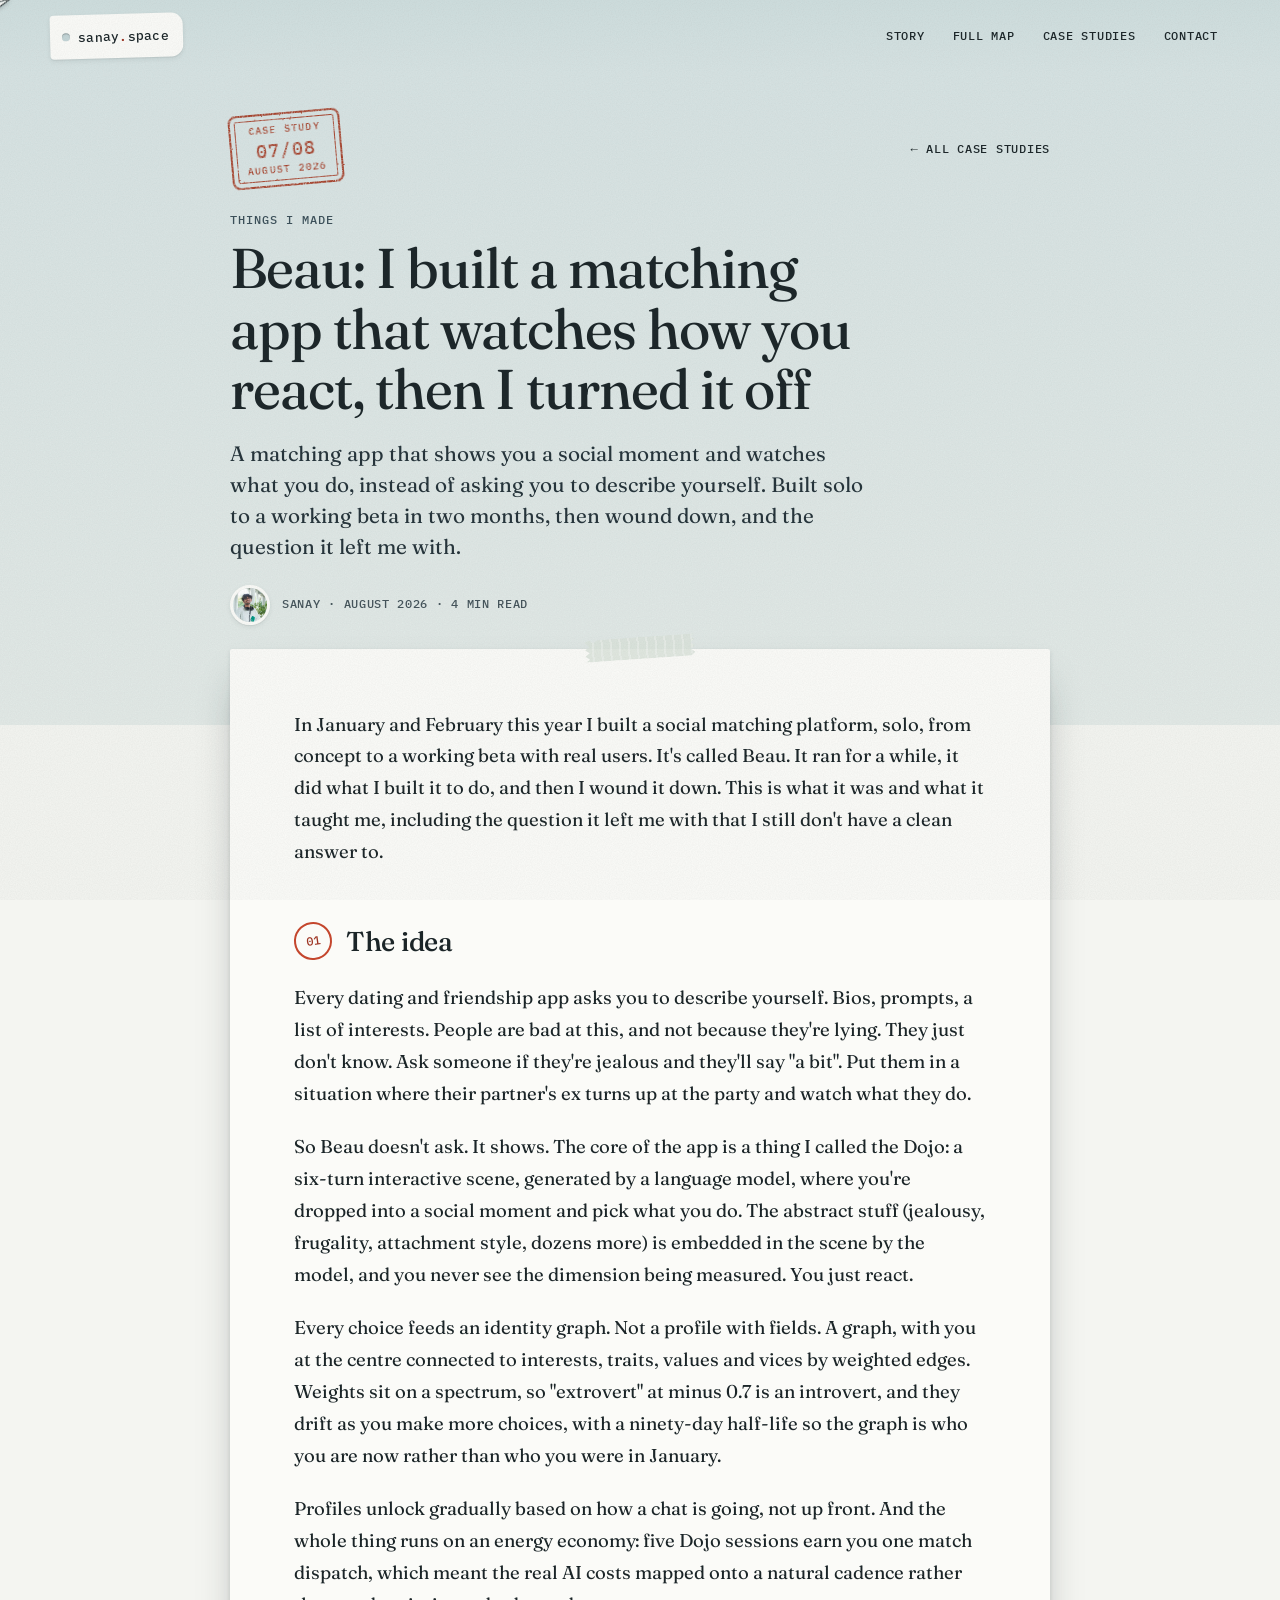
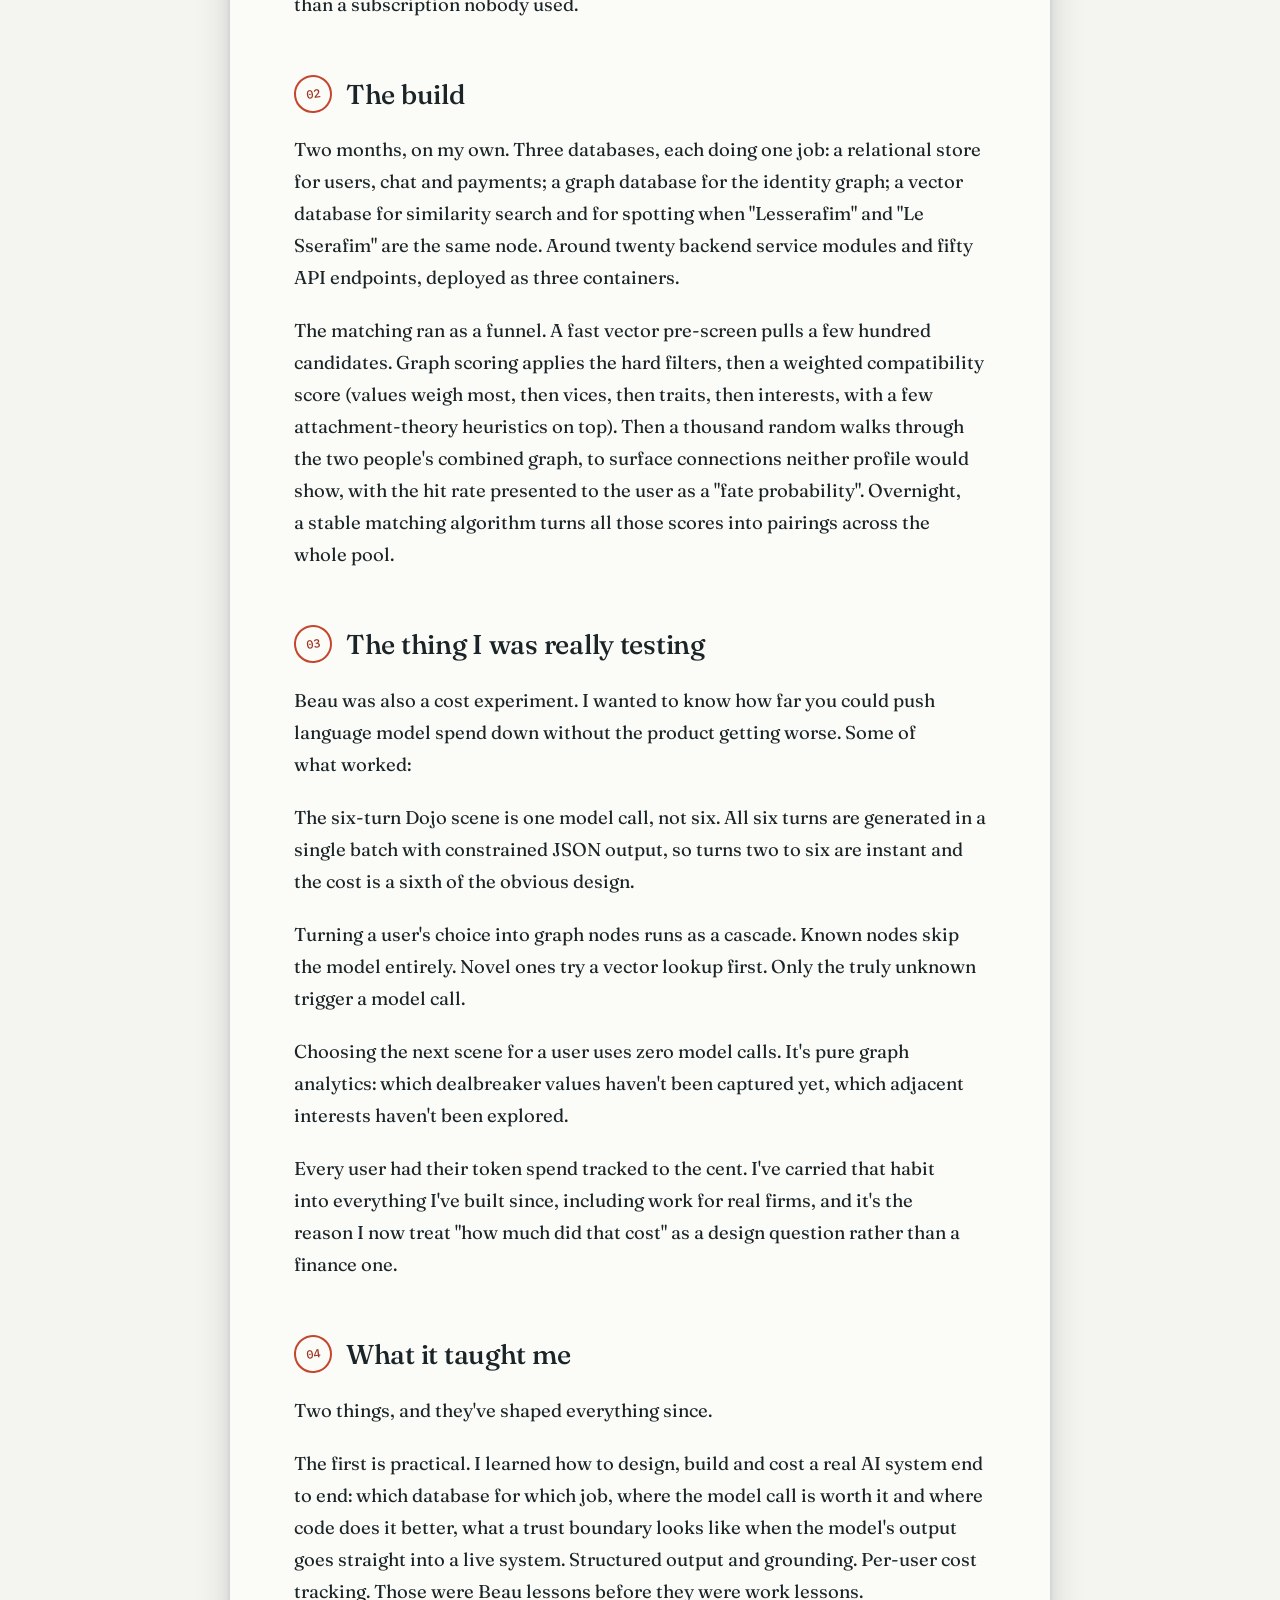
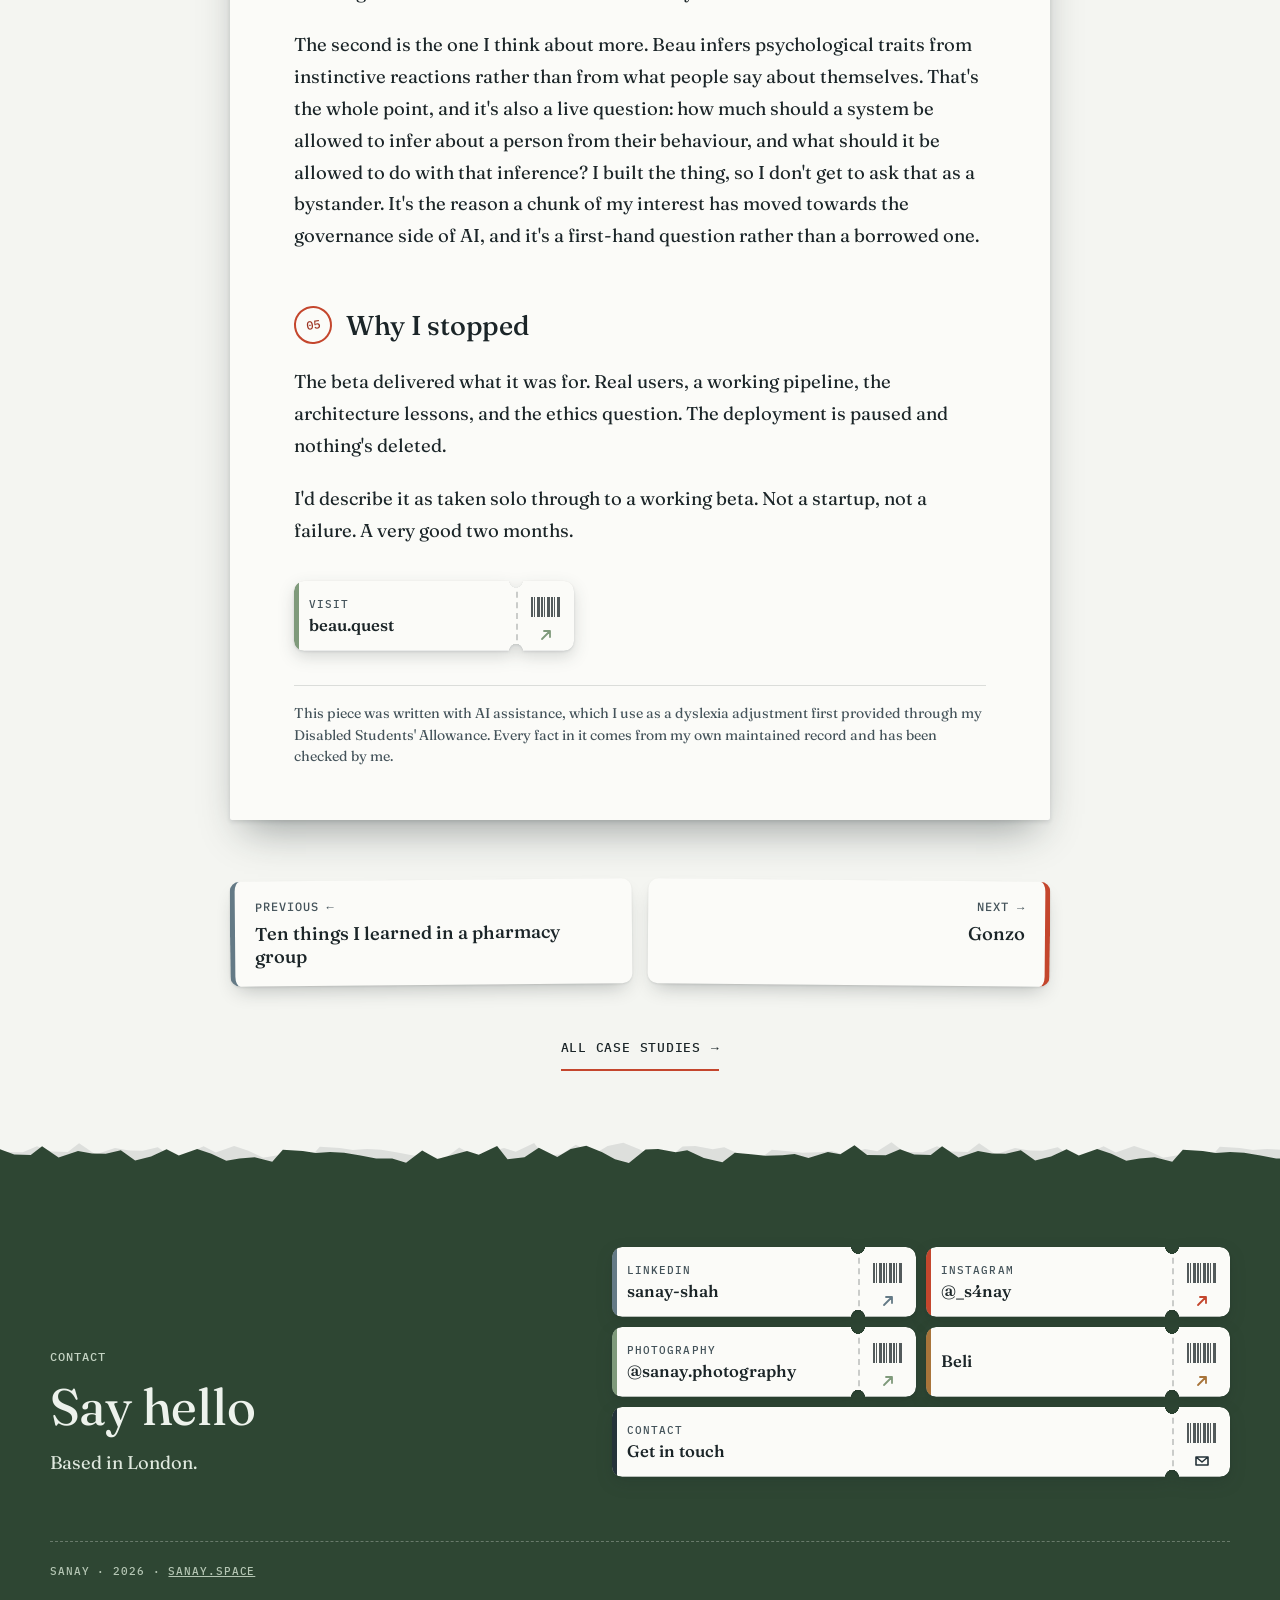
<file: case-studies/beau.html>
<!DOCTYPE html>
<html lang="en-GB" class="no-js">
<head>
  <meta charset="utf-8" />
  <meta name="viewport" content="width=device-width, initial-scale=1, viewport-fit=cover" />
  <script>document.documentElement.classList.replace("no-js", "js");</script>
  <title>Beau · Sanay</title>
  <meta name="description" content="A matching app that shows you a social moment and watches what you do, instead of asking you to describe yourself. Built solo to a working beta in two months, then wound down, and the question it left me with." />
  <link rel="canonical" href="https://sanay.space/case-studies/beau.html" />
  <meta name="theme-color" content="#d7e3e3" />
  <meta property="og:type" content="article" />
  <meta property="og:site_name" content="sanay.space" />
  <meta property="og:url" content="https://sanay.space/case-studies/beau.html" />
  <meta property="og:title" content="Beau · Sanay" />
  <meta property="og:description" content="A matching app that shows you a social moment and watches what you do, instead of asking you to describe yourself. Built solo to a working beta in two months, then wound down, and the question it left me with." />
  <meta property="og:image" content="https://sanay.space/assets/img/og.jpg" />
  <meta property="og:image:width" content="1200" />
  <meta property="og:image:height" content="630" />
  <meta name="twitter:card" content="summary_large_image" />
  <meta name="twitter:title" content="Beau · Sanay" />
  <meta name="twitter:description" content="A matching app that shows you a social moment and watches what you do, instead of asking you to describe yourself. Built solo to a working beta in two months, then wound down, and the question it left me with." />
  <meta name="twitter:image" content="https://sanay.space/assets/img/og.jpg" />
  <link rel="icon" href="../assets/img/favicon.svg" type="image/svg+xml" />
  <link rel="preload" href="../assets/fonts/fraunces.woff2" as="font" type="font/woff2" crossorigin />
  <link rel="stylesheet" href="../assets/css/site.css" />
  <link rel="stylesheet" href="../assets/css/case-study.css" />
  <script src="../assets/js/site.js" defer></script>
</head>
<body class="cs-page">
  <a class="skip" href="#main">Skip to content</a>
  <svg width="0" height="0" style="position:absolute" aria-hidden="true" focusable="false">
    <defs>
      <filter id="ink" x="-5%" y="-5%" width="110%" height="110%">
        <feTurbulence type="fractalNoise" baseFrequency=".9" numOctaves="2" seed="4" result="n" />
        <feDisplacementMap in="SourceGraphic" in2="n" scale="1.8" xChannelSelector="R" yChannelSelector="G" result="d" />
        <feColorMatrix in="n" type="matrix" values="0 0 0 0 0  0 0 0 0 0  0 0 0 0 0  -2.2 0 0 0 2" result="m" />
        <feComposite in="d" in2="m" operator="in" />
      </filter>
      <symbol id="plane" viewBox="0 0 32 32">
        <path d="M2 15 L30 3 L21 29 L15 19 Z" fill="#fbfbf8" stroke="#1b2528" stroke-width="1.5" stroke-linejoin="round" />
        <path d="M30 3 L15 19 L13.5 26.5 L17.8 22" fill="#d9e2e0" stroke="#1b2528" stroke-width="1.5" stroke-linejoin="round" />
      </symbol>
      <symbol id="go" viewBox="0 0 16 16">
        <path d="M4 12 L12 4 M6 4 H12 V10" fill="none" stroke="currentColor" stroke-width="1.8" stroke-linecap="round" stroke-linejoin="round" />
      </symbol>
      <symbol id="mail" viewBox="0 0 16 16">
        <path d="M2 4 H14 V12 H2 Z M2 4 L8 9 L14 4" fill="none" stroke="currentColor" stroke-width="1.6" stroke-linejoin="round" />
      </symbol>
    </defs>
  </svg>
  <header class="cs-top">
    <div class="wrap topbar">
      <a class="wordmark" href="../"><span>sanay<b>.</b>space</span></a>
      <nav class="topnav" aria-label="Site">
        <a class="topnav__extra" href="../#story">Story</a>
        <a href="../map/">Full map</a>
        <a href="../case-studies/">Case studies</a>
        <a class="topnav__extra" href="../#contact">Contact</a>
      </nav>
    </div>
  </header>
  <div class="cs-progress" aria-hidden="true"><span></span><svg><use href="#plane" /></svg></div>

  <main id="main">
    <article class="cs">
      <header class="cs-head">
        <div class="wrap cs-head__inner">
          <p class="cs-head__row">
            <span class="stamp" style="--rot: -5deg">Case study<strong>07/08</strong>August 2026</span>
            <a class="cs-back" href="./">&larr; All case studies</a>
          </p>
          <p class="label">Things I made</p>
          <h1 class="cs-title">Beau: I built a matching app that watches how you react, then I turned it off</h1>
          <p class="cs-standfirst">A matching app that shows you a social moment and watches what you do, instead of asking you to describe yourself. Built solo to a working beta in two months, then wound down, and the question it left me with.</p>
          <p class="cs-meta">
            <img src="../assets/img/portrait-240.webp" alt="" width="40" height="40" />
            <span class="mono">Sanay · August 2026 · 4 min read</span>
          </p>
        </div>
      </header>

      <div class="wrap">
        <div class="sheet tape">
          <div class="prose">
        <p>In January and February this year I built a social matching platform, solo, from concept to a working beta with real users. It's called Beau. It ran for a while, it did what I built it to do, and then I wound it down. This is what it was and what it taught me, including the question it left me with that I still don't have a clean answer to.</p>
        <h2><span class="prose__n" aria-hidden="true">01</span>The idea</h2>
        <p>Every dating and friendship app asks you to describe yourself. Bios, prompts, a list of interests. People are bad at this, and not because they're lying. They just don't know. Ask someone if they're jealous and they'll say "a bit". Put them in a situation where their partner's ex turns up at the party and watch what they do.</p>
        <p>So Beau doesn't ask. It shows. The core of the app is a thing I called the Dojo: a six-turn interactive scene, generated by a language model, where you're dropped into a social moment and pick what you do. The abstract stuff (jealousy, frugality, attachment style, dozens more) is embedded in the scene by the model, and you never see the dimension being measured. You just react.</p>
        <p>Every choice feeds an identity graph. Not a profile with fields. A graph, with you at the centre connected to interests, traits, values and vices by weighted edges. Weights sit on a spectrum, so "extrovert" at minus 0.7 is an introvert, and they drift as you make more choices, with a ninety-day half-life so the graph is who you are now rather than who you were in January.</p>
        <p>Profiles unlock gradually based on how a chat is going, not up front. And the whole thing runs on an energy economy: five Dojo sessions earn you one match dispatch, which meant the real AI costs mapped onto a natural cadence rather than a subscription nobody used.</p>
        <h2><span class="prose__n" aria-hidden="true">02</span>The build</h2>
        <p>Two months, on my own. Three databases, each doing one job: a relational store for users, chat and payments; a graph database for the identity graph; a vector database for similarity search and for spotting when "Lesserafim" and "Le Sserafim" are the same node. Around twenty backend service modules and fifty API endpoints, deployed as three containers.</p>
        <p>The matching ran as a funnel. A fast vector pre-screen pulls a few hundred candidates. Graph scoring applies the hard filters, then a weighted compatibility score (values weigh most, then vices, then traits, then interests, with a few attachment-theory heuristics on top). Then a thousand random walks through the two people's combined graph, to surface connections neither profile would show, with the hit rate presented to the user as a "fate probability". Overnight, a stable matching algorithm turns all those scores into pairings across the whole pool.</p>
        <h2><span class="prose__n" aria-hidden="true">03</span>The thing I was really testing</h2>
        <p>Beau was also a cost experiment. I wanted to know how far you could push language model spend down without the product getting worse. Some of what worked:</p>
        <p>The six-turn Dojo scene is one model call, not six. All six turns are generated in a single batch with constrained JSON output, so turns two to six are instant and the cost is a sixth of the obvious design.</p>
        <p>Turning a user's choice into graph nodes runs as a cascade. Known nodes skip the model entirely. Novel ones try a vector lookup first. Only the truly unknown trigger a model call.</p>
        <p>Choosing the next scene for a user uses zero model calls. It's pure graph analytics: which dealbreaker values haven't been captured yet, which adjacent interests haven't been explored.</p>
        <p>Every user had their token spend tracked to the cent. I've carried that habit into everything I've built since, including work for real firms, and it's the reason I now treat "how much did that cost" as a design question rather than a finance one.</p>
        <h2><span class="prose__n" aria-hidden="true">04</span>What it taught me</h2>
        <p>Two things, and they've shaped everything since.</p>
        <p>The first is practical. I learned how to design, build and cost a real AI system end to end: which database for which job, where the model call is worth it and where code does it better, what a trust boundary looks like when the model's output goes straight into a live system. Structured output and grounding. Per-user cost tracking. Those were Beau lessons before they were work lessons.</p>
        <p>The second is the one I think about more. Beau infers psychological traits from instinctive reactions rather than from what people say about themselves. That's the whole point, and it's also a live question: how much should a system be allowed to infer about a person from their behaviour, and what should it be allowed to do with that inference? I built the thing, so I don't get to ask that as a bystander. It's the reason a chunk of my interest has moved towards the governance side of AI, and it's a first-hand question rather than a borrowed one.</p>
        <h2><span class="prose__n" aria-hidden="true">05</span>Why I stopped</h2>
        <p>The beta delivered what it was for. Real users, a working pipeline, the architecture lessons, and the ethics question. The deployment is paused and nothing's deleted.</p>
        <p>I'd describe it as taken solo through to a working beta. Not a startup, not a failure. A very good two months.</p>
          </div>
        <div class="cs-ext"><a class="pass pass--ph" href="https://beau.quest" target="_blank" rel="noopener"><span class="pass__paper"><span class="pass__body"><span class="pass__label">Visit</span><span class="pass__dest">beau.quest</span></span><span class="pass__stub" aria-hidden="true"><span class="pass__bar"></span><svg><use href="#go" /></svg></span></span></a></div>
          <p class="cs-disclosure">This piece was written with AI assistance, which I use as a dyslexia adjustment first provided through my Disabled Students&#x27; Allowance. Every fact in it comes from my own maintained record and has been checked by me.</p>
        </div>

        <nav class="cs-pager" aria-label="More case studies">
      <a class="cs-pager__card is-prev" href="ten-things-pharmacy-group.html">
        <span class="label">Previous <span aria-hidden="true">&larr;</span></span>
        <span class="cs-pager__title">Ten things I learned in a pharmacy group</span>
      </a>
      <a class="cs-pager__card is-next" href="gonzo.html">
        <span class="label">Next <span aria-hidden="true">&rarr;</span></span>
        <span class="cs-pager__title">Gonzo</span>
      </a>
        </nav>
        <p class="cs-all"><a class="more-link" href="./">All case studies <span aria-hidden="true">&rarr;</span></a></p>
      </div>
    </article>
  </main>

  <footer class="section torn foot foot--small" id="contact">
    <div class="wrap">
      <div class="foot__grid">
        <div>
          <p class="label">Contact</p>
          <h2 class="foot__title">Say hello</h2>
          <p class="foot__where">Based in London.</p>
        </div>
        <ul class="passes" aria-label="Find me elsewhere">
          <li><a class="pass pass--li" href="https://www.linkedin.com/in/sanay-shah/" target="_blank" rel="noopener"><span class="pass__paper"><span class="pass__body"><span class="pass__label">LinkedIn</span><span class="pass__dest">sanay-shah</span></span><span class="pass__stub" aria-hidden="true"><span class="pass__bar"></span><svg><use href="#go" /></svg></span></span></a></li>
          <li><a class="pass pass--ig" href="https://www.instagram.com/_s4nay/" target="_blank" rel="noopener"><span class="pass__paper"><span class="pass__body"><span class="pass__label">Instagram</span><span class="pass__dest">@_s4nay</span></span><span class="pass__stub" aria-hidden="true"><span class="pass__bar"></span><svg><use href="#go" /></svg></span></span></a></li>
          <li><a class="pass pass--ph" href="https://www.instagram.com/sanay.photography/" target="_blank" rel="noopener"><span class="pass__paper"><span class="pass__body"><span class="pass__label">Photography</span><span class="pass__dest">@sanay<wbr>.photography</span></span><span class="pass__stub" aria-hidden="true"><span class="pass__bar"></span><svg><use href="#go" /></svg></span></span></a></li>
          <li><a class="pass pass--beli" href="https://beliapp.co/app/Sanyo14" target="_blank" rel="noopener"><span class="pass__paper"><span class="pass__body"><span class="pass__dest">Beli</span></span><span class="pass__stub" aria-hidden="true"><span class="pass__bar"></span><svg><use href="#go" /></svg></span></span></a></li>
          <li class="passes__wide"><a class="pass pass--mail" href="https://tally.so/r/GeeyVk" target="_blank" rel="noopener"><span class="pass__paper"><span class="pass__body"><span class="pass__label">Contact</span><span class="pass__dest">Get in touch</span></span><span class="pass__stub" aria-hidden="true"><span class="pass__bar"></span><svg><use href="#mail" /></svg></span></span></a></li>
        </ul>
      </div>
      <div class="foot__small">
        <p class="mono">Sanay · 2026 · <a href="../">sanay.space</a></p>
      </div>
    </div>
  </footer>
</body>
</html>
</file>
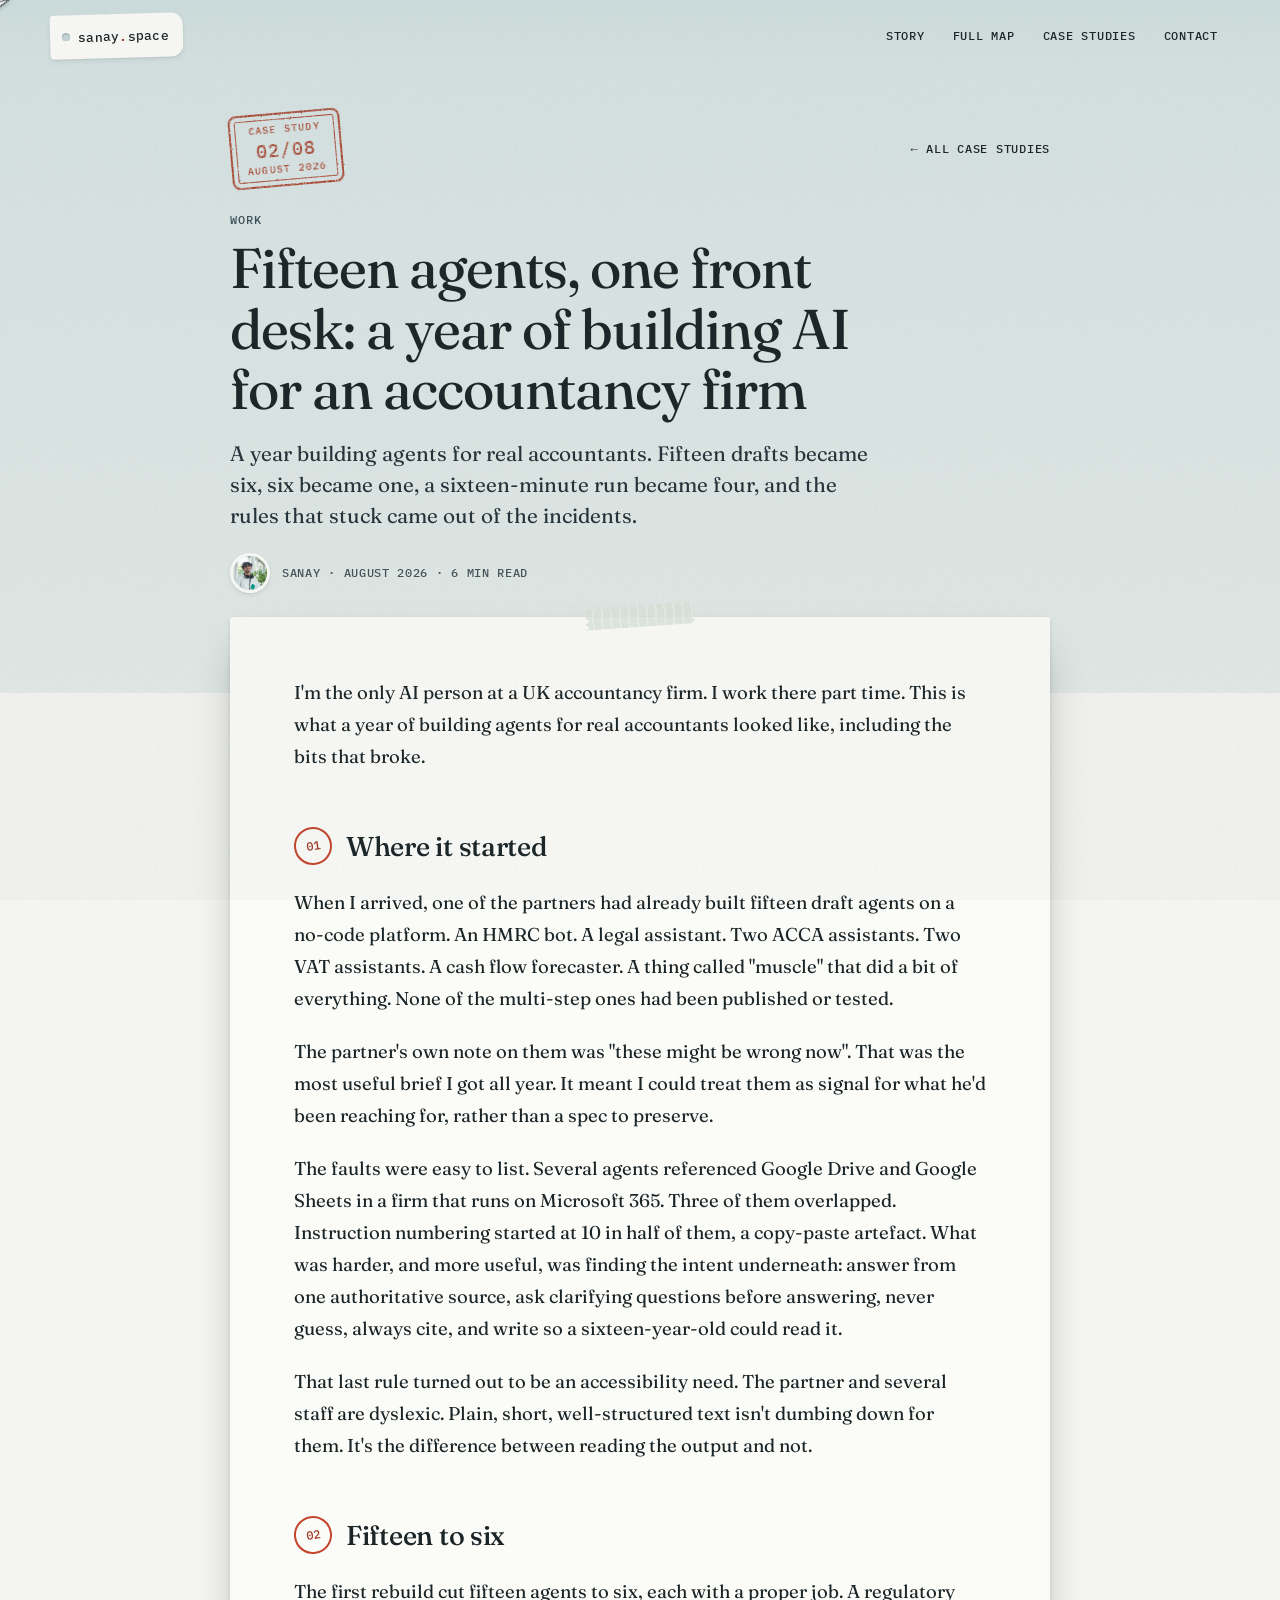
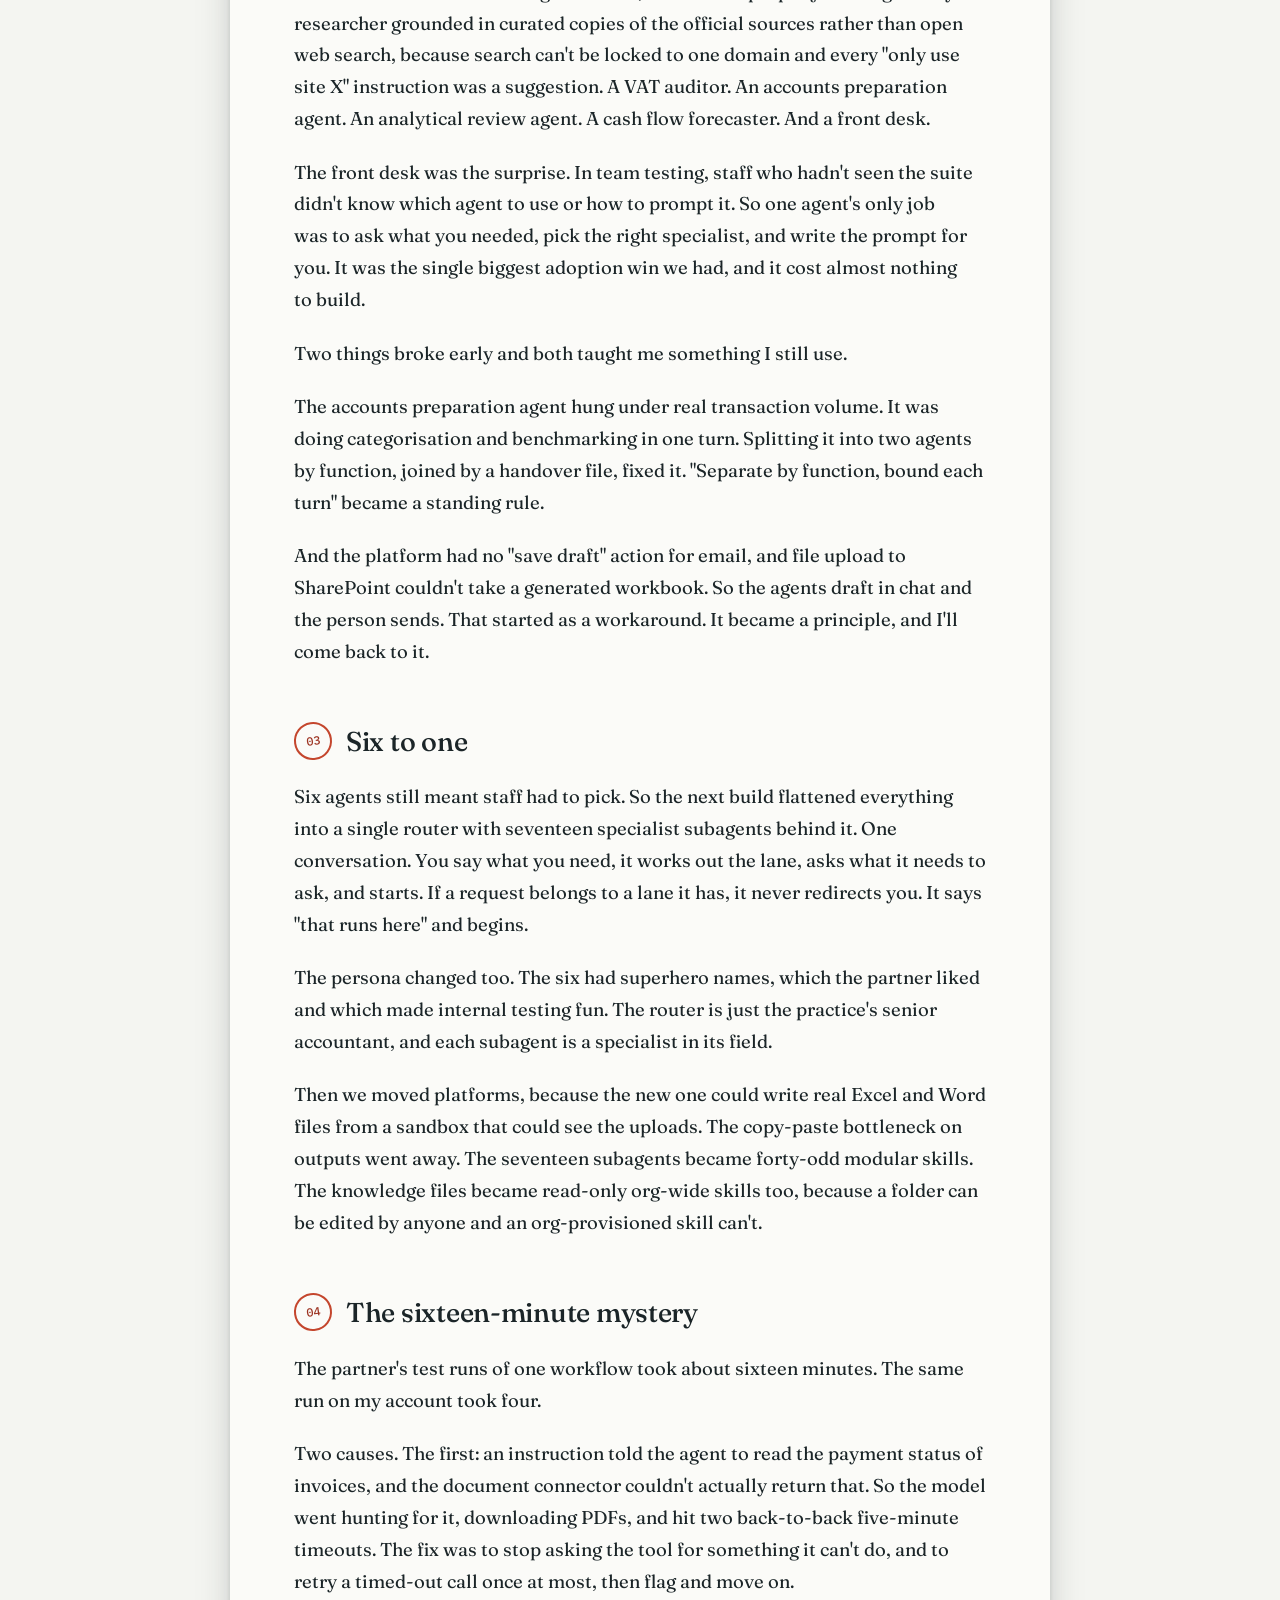
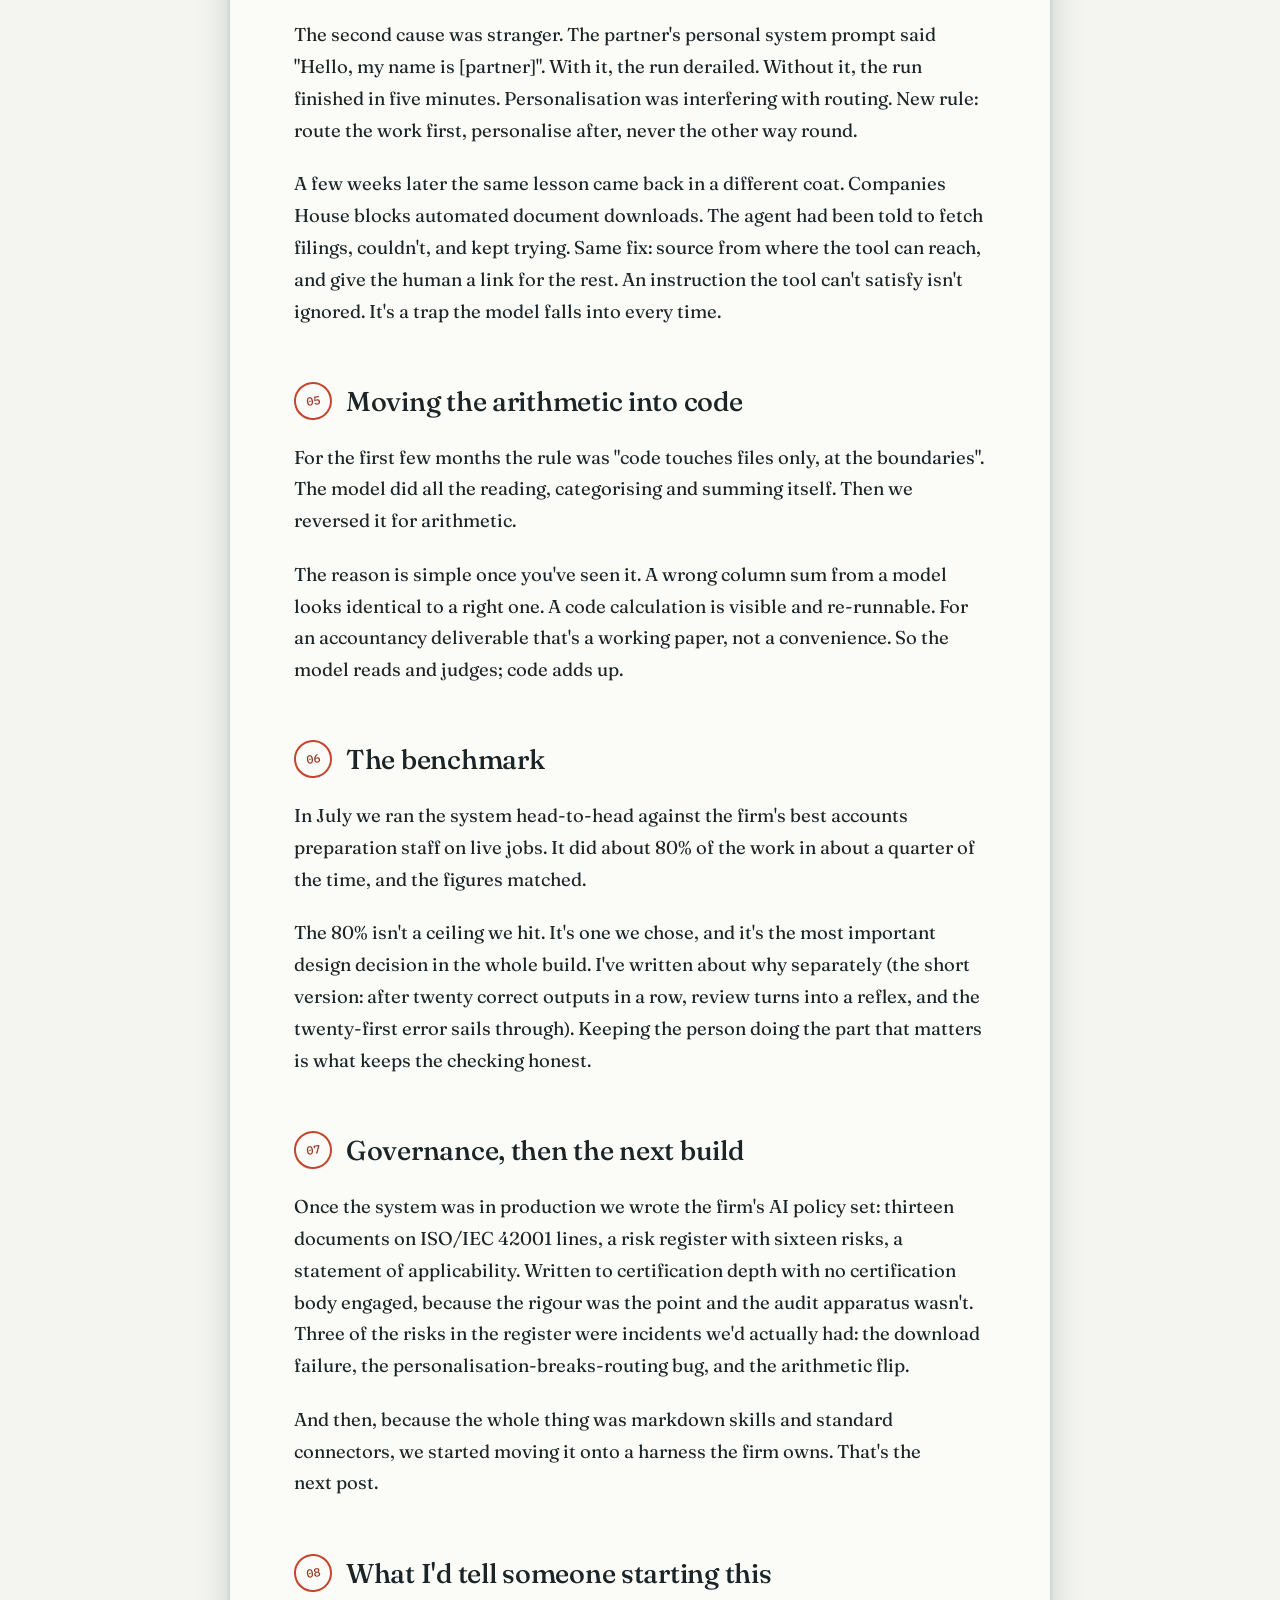
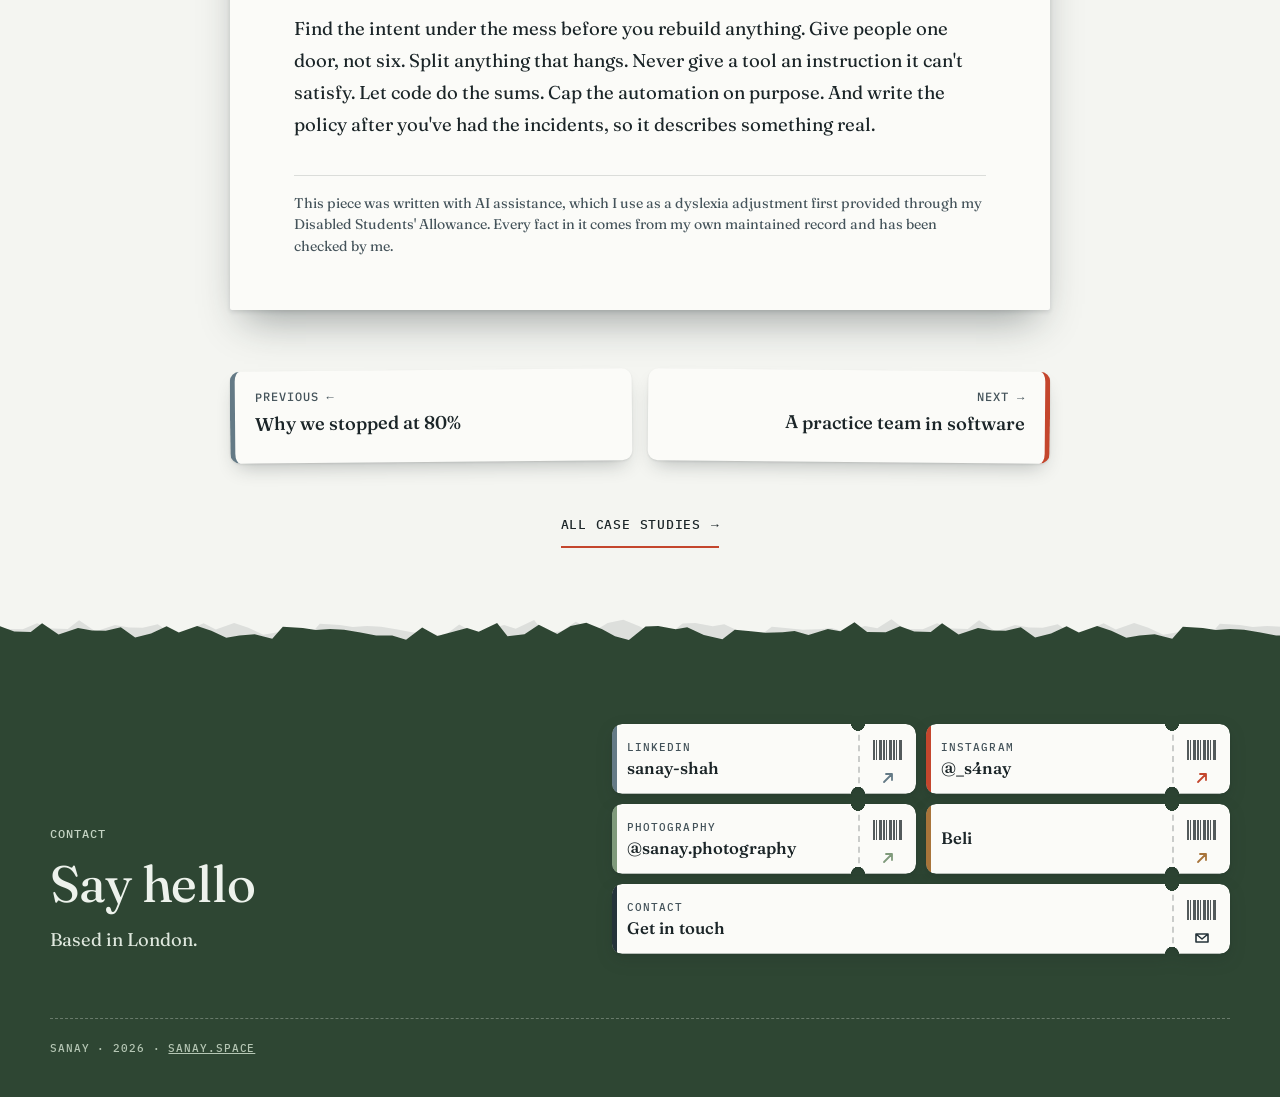
<file: case-studies/fifteen-agents-one-front-desk.html>
<!DOCTYPE html>
<html lang="en-GB" class="no-js">
<head>
  <meta charset="utf-8" />
  <meta name="viewport" content="width=device-width, initial-scale=1, viewport-fit=cover" />
  <script>document.documentElement.classList.replace("no-js", "js");</script>
  <title>Fifteen agents, one front desk · Sanay</title>
  <meta name="description" content="A year building agents for real accountants. Fifteen drafts became six, six became one, a sixteen-minute run became four, and the rules that stuck came out of the incidents." />
  <link rel="canonical" href="https://sanay.space/case-studies/fifteen-agents-one-front-desk.html" />
  <meta name="theme-color" content="#d7e3e3" />
  <meta property="og:type" content="article" />
  <meta property="og:site_name" content="sanay.space" />
  <meta property="og:url" content="https://sanay.space/case-studies/fifteen-agents-one-front-desk.html" />
  <meta property="og:title" content="Fifteen agents, one front desk · Sanay" />
  <meta property="og:description" content="A year building agents for real accountants. Fifteen drafts became six, six became one, a sixteen-minute run became four, and the rules that stuck came out of the incidents." />
  <meta property="og:image" content="https://sanay.space/assets/img/og.jpg" />
  <meta property="og:image:width" content="1200" />
  <meta property="og:image:height" content="630" />
  <meta name="twitter:card" content="summary_large_image" />
  <meta name="twitter:title" content="Fifteen agents, one front desk · Sanay" />
  <meta name="twitter:description" content="A year building agents for real accountants. Fifteen drafts became six, six became one, a sixteen-minute run became four, and the rules that stuck came out of the incidents." />
  <meta name="twitter:image" content="https://sanay.space/assets/img/og.jpg" />
  <link rel="icon" href="../assets/img/favicon.svg" type="image/svg+xml" />
  <link rel="preload" href="../assets/fonts/fraunces.woff2" as="font" type="font/woff2" crossorigin />
  <link rel="stylesheet" href="../assets/css/site.css" />
  <link rel="stylesheet" href="../assets/css/case-study.css" />
  <script src="../assets/js/site.js" defer></script>
</head>
<body class="cs-page">
  <a class="skip" href="#main">Skip to content</a>
  <svg width="0" height="0" style="position:absolute" aria-hidden="true" focusable="false">
    <defs>
      <filter id="ink" x="-5%" y="-5%" width="110%" height="110%">
        <feTurbulence type="fractalNoise" baseFrequency=".9" numOctaves="2" seed="4" result="n" />
        <feDisplacementMap in="SourceGraphic" in2="n" scale="1.8" xChannelSelector="R" yChannelSelector="G" result="d" />
        <feColorMatrix in="n" type="matrix" values="0 0 0 0 0  0 0 0 0 0  0 0 0 0 0  -2.2 0 0 0 2" result="m" />
        <feComposite in="d" in2="m" operator="in" />
      </filter>
      <symbol id="plane" viewBox="0 0 32 32">
        <path d="M2 15 L30 3 L21 29 L15 19 Z" fill="#fbfbf8" stroke="#1b2528" stroke-width="1.5" stroke-linejoin="round" />
        <path d="M30 3 L15 19 L13.5 26.5 L17.8 22" fill="#d9e2e0" stroke="#1b2528" stroke-width="1.5" stroke-linejoin="round" />
      </symbol>
      <symbol id="go" viewBox="0 0 16 16">
        <path d="M4 12 L12 4 M6 4 H12 V10" fill="none" stroke="currentColor" stroke-width="1.8" stroke-linecap="round" stroke-linejoin="round" />
      </symbol>
      <symbol id="mail" viewBox="0 0 16 16">
        <path d="M2 4 H14 V12 H2 Z M2 4 L8 9 L14 4" fill="none" stroke="currentColor" stroke-width="1.6" stroke-linejoin="round" />
      </symbol>
    </defs>
  </svg>
  <header class="cs-top">
    <div class="wrap topbar">
      <a class="wordmark" href="../"><span>sanay<b>.</b>space</span></a>
      <nav class="topnav" aria-label="Site">
        <a class="topnav__extra" href="../#story">Story</a>
        <a href="../map/">Full map</a>
        <a href="../case-studies/">Case studies</a>
        <a class="topnav__extra" href="../#contact">Contact</a>
      </nav>
    </div>
  </header>
  <div class="cs-progress" aria-hidden="true"><span></span><svg><use href="#plane" /></svg></div>

  <main id="main">
    <article class="cs">
      <header class="cs-head">
        <div class="wrap cs-head__inner">
          <p class="cs-head__row">
            <span class="stamp" style="--rot: -5deg">Case study<strong>02/08</strong>August 2026</span>
            <a class="cs-back" href="./">&larr; All case studies</a>
          </p>
          <p class="label">Work</p>
          <h1 class="cs-title">Fifteen agents, one front desk: a year of building AI for an accountancy firm</h1>
          <p class="cs-standfirst">A year building agents for real accountants. Fifteen drafts became six, six became one, a sixteen-minute run became four, and the rules that stuck came out of the incidents.</p>
          <p class="cs-meta">
            <img src="../assets/img/portrait-240.webp" alt="" width="40" height="40" />
            <span class="mono">Sanay · August 2026 · 6 min read</span>
          </p>
        </div>
      </header>

      <div class="wrap">
        <div class="sheet tape">
          <div class="prose">
        <p>I'm the only AI person at a UK accountancy firm. I work there part time. This is what a year of building agents for real accountants looked like, including the bits that broke.</p>
        <h2><span class="prose__n" aria-hidden="true">01</span>Where it started</h2>
        <p>When I arrived, one of the partners had already built fifteen draft agents on a no-code platform. An HMRC bot. A legal assistant. Two ACCA assistants. Two VAT assistants. A cash flow forecaster. A thing called "muscle" that did a bit of everything. None of the multi-step ones had been published or tested.</p>
        <p>The partner's own note on them was "these might be wrong now". That was the most useful brief I got all year. It meant I could treat them as signal for what he'd been reaching for, rather than a spec to preserve.</p>
        <p>The faults were easy to list. Several agents referenced Google Drive and Google Sheets in a firm that runs on Microsoft 365. Three of them overlapped. Instruction numbering started at 10 in half of them, a copy-paste artefact. What was harder, and more useful, was finding the intent underneath: answer from one authoritative source, ask clarifying questions before answering, never guess, always cite, and write so a sixteen-year-old could read it.</p>
        <p>That last rule turned out to be an accessibility need. The partner and several staff are dyslexic. Plain, short, well-structured text isn't dumbing down for them. It's the difference between reading the output and not.</p>
        <h2><span class="prose__n" aria-hidden="true">02</span>Fifteen to six</h2>
        <p>The first rebuild cut fifteen agents to six, each with a proper job. A regulatory researcher grounded in curated copies of the official sources rather than open web search, because search can't be locked to one domain and every "only use site X" instruction was a suggestion. A VAT auditor. An accounts preparation agent. An analytical review agent. A cash flow forecaster. And a front desk.</p>
        <p>The front desk was the surprise. In team testing, staff who hadn't seen the suite didn't know which agent to use or how to prompt it. So one agent's only job was to ask what you needed, pick the right specialist, and write the prompt for you. It was the single biggest adoption win we had, and it cost almost nothing to build.</p>
        <p>Two things broke early and both taught me something I still use.</p>
        <p>The accounts preparation agent hung under real transaction volume. It was doing categorisation and benchmarking in one turn. Splitting it into two agents by function, joined by a handover file, fixed it. "Separate by function, bound each turn" became a standing rule.</p>
        <p>And the platform had no "save draft" action for email, and file upload to SharePoint couldn't take a generated workbook. So the agents draft in chat and the person sends. That started as a workaround. It became a principle, and I'll come back to it.</p>
        <h2><span class="prose__n" aria-hidden="true">03</span>Six to one</h2>
        <p>Six agents still meant staff had to pick. So the next build flattened everything into a single router with seventeen specialist subagents behind it. One conversation. You say what you need, it works out the lane, asks what it needs to ask, and starts. If a request belongs to a lane it has, it never redirects you. It says "that runs here" and begins.</p>
        <p>The persona changed too. The six had superhero names, which the partner liked and which made internal testing fun. The router is just the practice's senior accountant, and each subagent is a specialist in its field.</p>
        <p>Then we moved platforms, because the new one could write real Excel and Word files from a sandbox that could see the uploads. The copy-paste bottleneck on outputs went away. The seventeen subagents became forty-odd modular skills. The knowledge files became read-only org-wide skills too, because a folder can be edited by anyone and an org-provisioned skill can't.</p>
        <h2><span class="prose__n" aria-hidden="true">04</span>The sixteen-minute mystery</h2>
        <p>The partner's test runs of one workflow took about sixteen minutes. The same run on my account took four.</p>
        <p>Two causes. The first: an instruction told the agent to read the payment status of invoices, and the document connector couldn't actually return that. So the model went hunting for it, downloading PDFs, and hit two back-to-back five-minute timeouts. The fix was to stop asking the tool for something it can't do, and to retry a timed-out call once at most, then flag and move on.</p>
        <p>The second cause was stranger. The partner's personal system prompt said "Hello, my name is [partner]". With it, the run derailed. Without it, the run finished in five minutes. Personalisation was interfering with routing. New rule: route the work first, personalise after, never the other way round.</p>
        <p>A few weeks later the same lesson came back in a different coat. Companies House blocks automated document downloads. The agent had been told to fetch filings, couldn't, and kept trying. Same fix: source from where the tool can reach, and give the human a link for the rest. An instruction the tool can't satisfy isn't ignored. It's a trap the model falls into every time.</p>
        <h2><span class="prose__n" aria-hidden="true">05</span>Moving the arithmetic into code</h2>
        <p>For the first few months the rule was "code touches files only, at the boundaries". The model did all the reading, categorising and summing itself. Then we reversed it for arithmetic.</p>
        <p>The reason is simple once you've seen it. A wrong column sum from a model looks identical to a right one. A code calculation is visible and re-runnable. For an accountancy deliverable that's a working paper, not a convenience. So the model reads and judges; code adds up.</p>
        <h2><span class="prose__n" aria-hidden="true">06</span>The benchmark</h2>
        <p>In July we ran the system head-to-head against the firm's best accounts preparation staff on live jobs. It did about 80% of the work in about a quarter of the time, and the figures matched.</p>
        <p>The 80% isn't a ceiling we hit. It's one we chose, and it's the most important design decision in the whole build. I've written about why separately (the short version: after twenty correct outputs in a row, review turns into a reflex, and the twenty-first error sails through). Keeping the person doing the part that matters is what keeps the checking honest.</p>
        <h2><span class="prose__n" aria-hidden="true">07</span>Governance, then the next build</h2>
        <p>Once the system was in production we wrote the firm's AI policy set: thirteen documents on ISO/IEC 42001 lines, a risk register with sixteen risks, a statement of applicability. Written to certification depth with no certification body engaged, because the rigour was the point and the audit apparatus wasn't. Three of the risks in the register were incidents we'd actually had: the download failure, the personalisation-breaks-routing bug, and the arithmetic flip.</p>
        <p>And then, because the whole thing was markdown skills and standard connectors, we started moving it onto a harness the firm owns. That's the next post.</p>
        <h2><span class="prose__n" aria-hidden="true">08</span>What I'd tell someone starting this</h2>
        <p>Find the intent under the mess before you rebuild anything. Give people one door, not six. Split anything that hangs. Never give a tool an instruction it can't satisfy. Let code do the sums. Cap the automation on purpose. And write the policy after you've had the incidents, so it describes something real.</p>
          </div>
          <p class="cs-disclosure">This piece was written with AI assistance, which I use as a dyslexia adjustment first provided through my Disabled Students&#x27; Allowance. Every fact in it comes from my own maintained record and has been checked by me.</p>
        </div>

        <nav class="cs-pager" aria-label="More case studies">
      <a class="cs-pager__card is-prev" href="why-we-stopped-at-80.html">
        <span class="label">Previous <span aria-hidden="true">&larr;</span></span>
        <span class="cs-pager__title">Why we stopped at 80%</span>
      </a>
      <a class="cs-pager__card is-next" href="a-practice-team-in-software.html">
        <span class="label">Next <span aria-hidden="true">&rarr;</span></span>
        <span class="cs-pager__title">A practice team in software</span>
      </a>
        </nav>
        <p class="cs-all"><a class="more-link" href="./">All case studies <span aria-hidden="true">&rarr;</span></a></p>
      </div>
    </article>
  </main>

  <footer class="section torn foot foot--small" id="contact">
    <div class="wrap">
      <div class="foot__grid">
        <div>
          <p class="label">Contact</p>
          <h2 class="foot__title">Say hello</h2>
          <p class="foot__where">Based in London.</p>
        </div>
        <ul class="passes" aria-label="Find me elsewhere">
          <li><a class="pass pass--li" href="https://www.linkedin.com/in/sanay-shah/" target="_blank" rel="noopener"><span class="pass__paper"><span class="pass__body"><span class="pass__label">LinkedIn</span><span class="pass__dest">sanay-shah</span></span><span class="pass__stub" aria-hidden="true"><span class="pass__bar"></span><svg><use href="#go" /></svg></span></span></a></li>
          <li><a class="pass pass--ig" href="https://www.instagram.com/_s4nay/" target="_blank" rel="noopener"><span class="pass__paper"><span class="pass__body"><span class="pass__label">Instagram</span><span class="pass__dest">@_s4nay</span></span><span class="pass__stub" aria-hidden="true"><span class="pass__bar"></span><svg><use href="#go" /></svg></span></span></a></li>
          <li><a class="pass pass--ph" href="https://www.instagram.com/sanay.photography/" target="_blank" rel="noopener"><span class="pass__paper"><span class="pass__body"><span class="pass__label">Photography</span><span class="pass__dest">@sanay<wbr>.photography</span></span><span class="pass__stub" aria-hidden="true"><span class="pass__bar"></span><svg><use href="#go" /></svg></span></span></a></li>
          <li><a class="pass pass--beli" href="https://beliapp.co/app/Sanyo14" target="_blank" rel="noopener"><span class="pass__paper"><span class="pass__body"><span class="pass__dest">Beli</span></span><span class="pass__stub" aria-hidden="true"><span class="pass__bar"></span><svg><use href="#go" /></svg></span></span></a></li>
          <li class="passes__wide"><a class="pass pass--mail" href="https://tally.so/r/GeeyVk" target="_blank" rel="noopener"><span class="pass__paper"><span class="pass__body"><span class="pass__label">Contact</span><span class="pass__dest">Get in touch</span></span><span class="pass__stub" aria-hidden="true"><span class="pass__bar"></span><svg><use href="#mail" /></svg></span></span></a></li>
        </ul>
      </div>
      <div class="foot__small">
        <p class="mono">Sanay · 2026 · <a href="../">sanay.space</a></p>
      </div>
    </div>
  </footer>
</body>
</html>
</file>
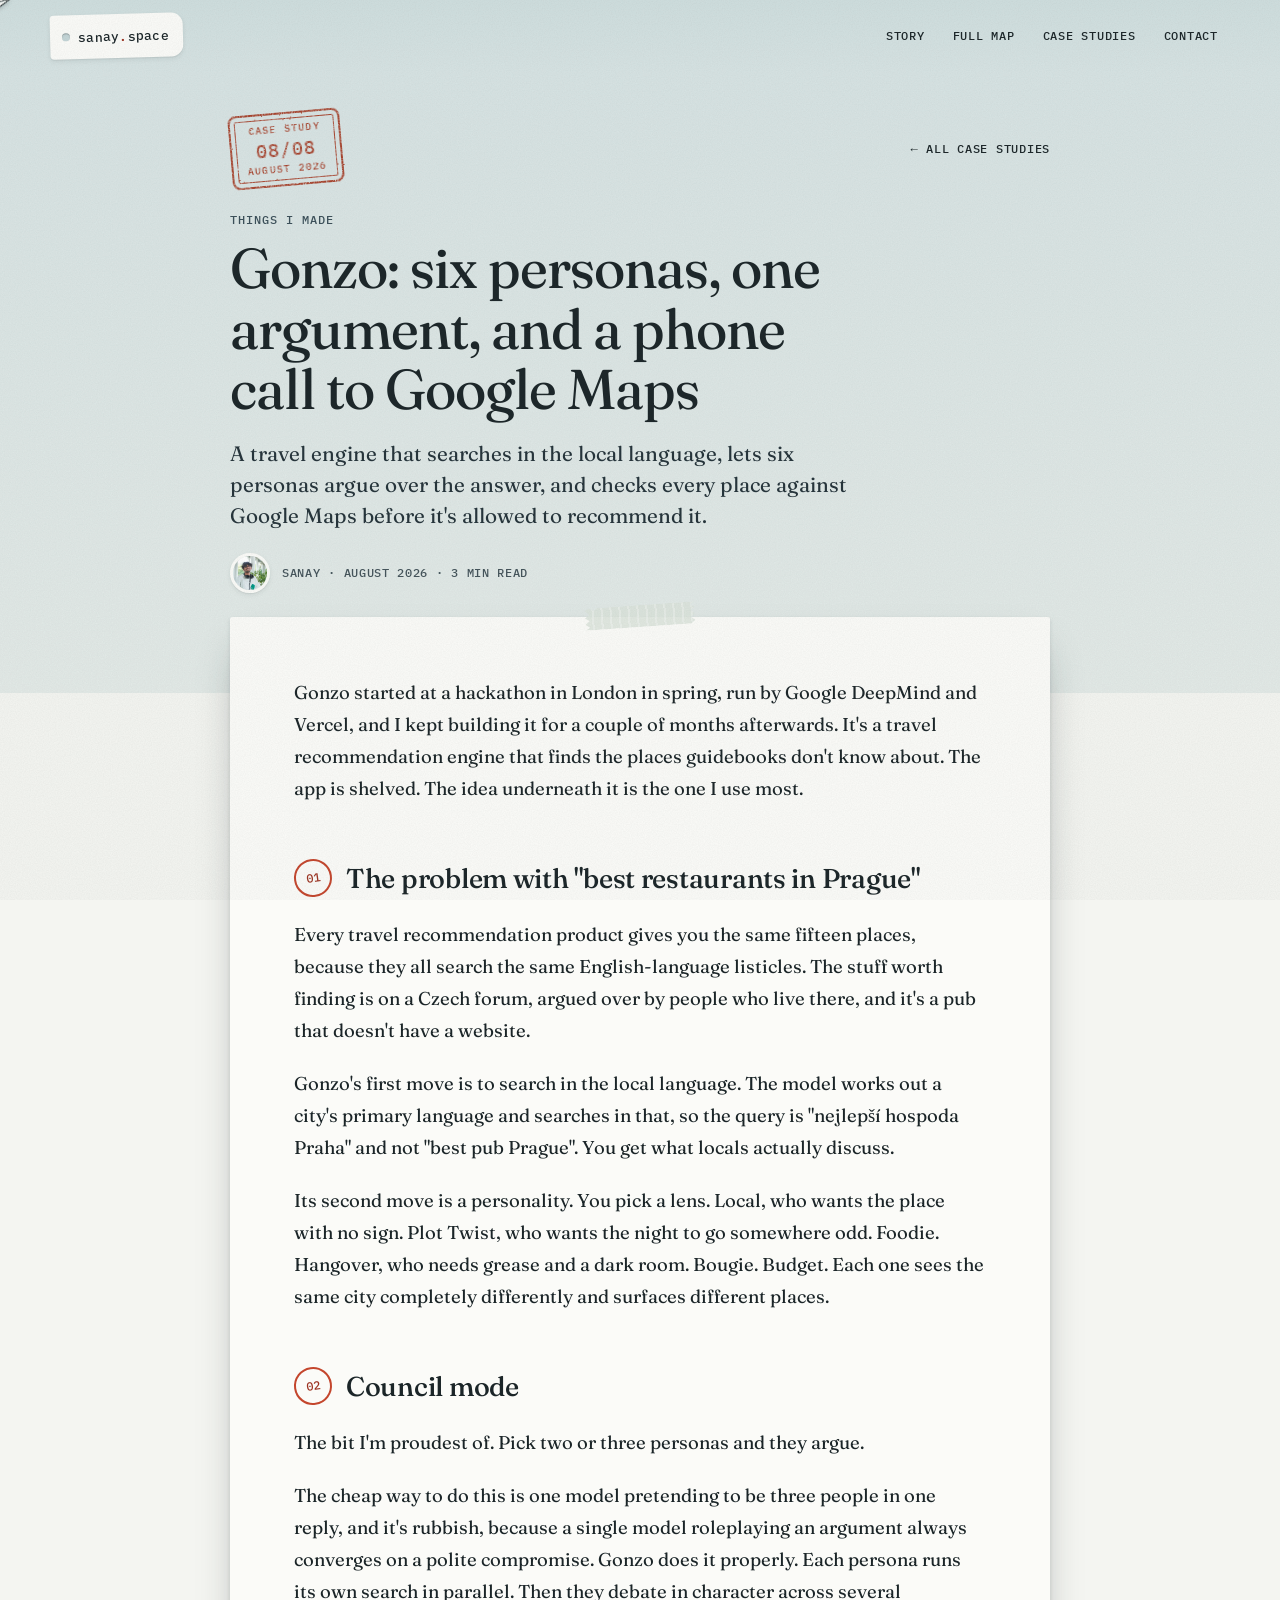
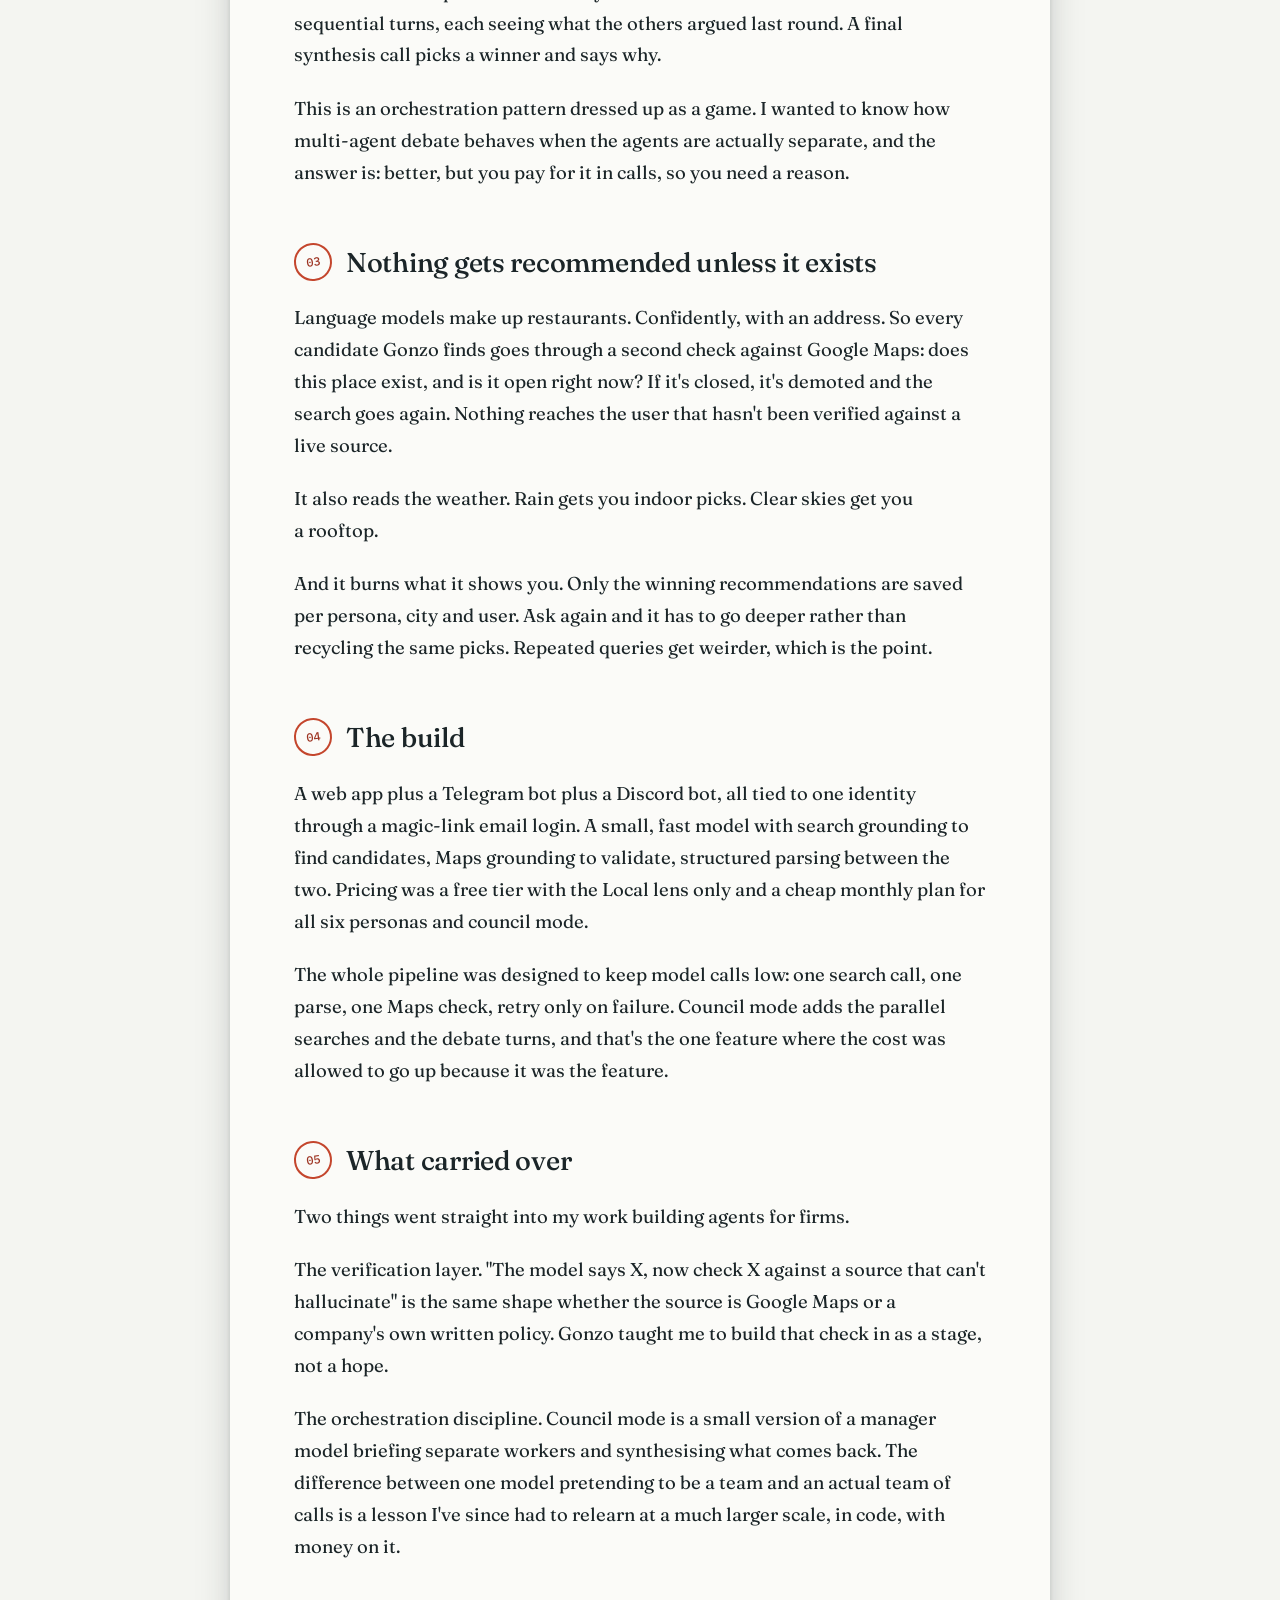
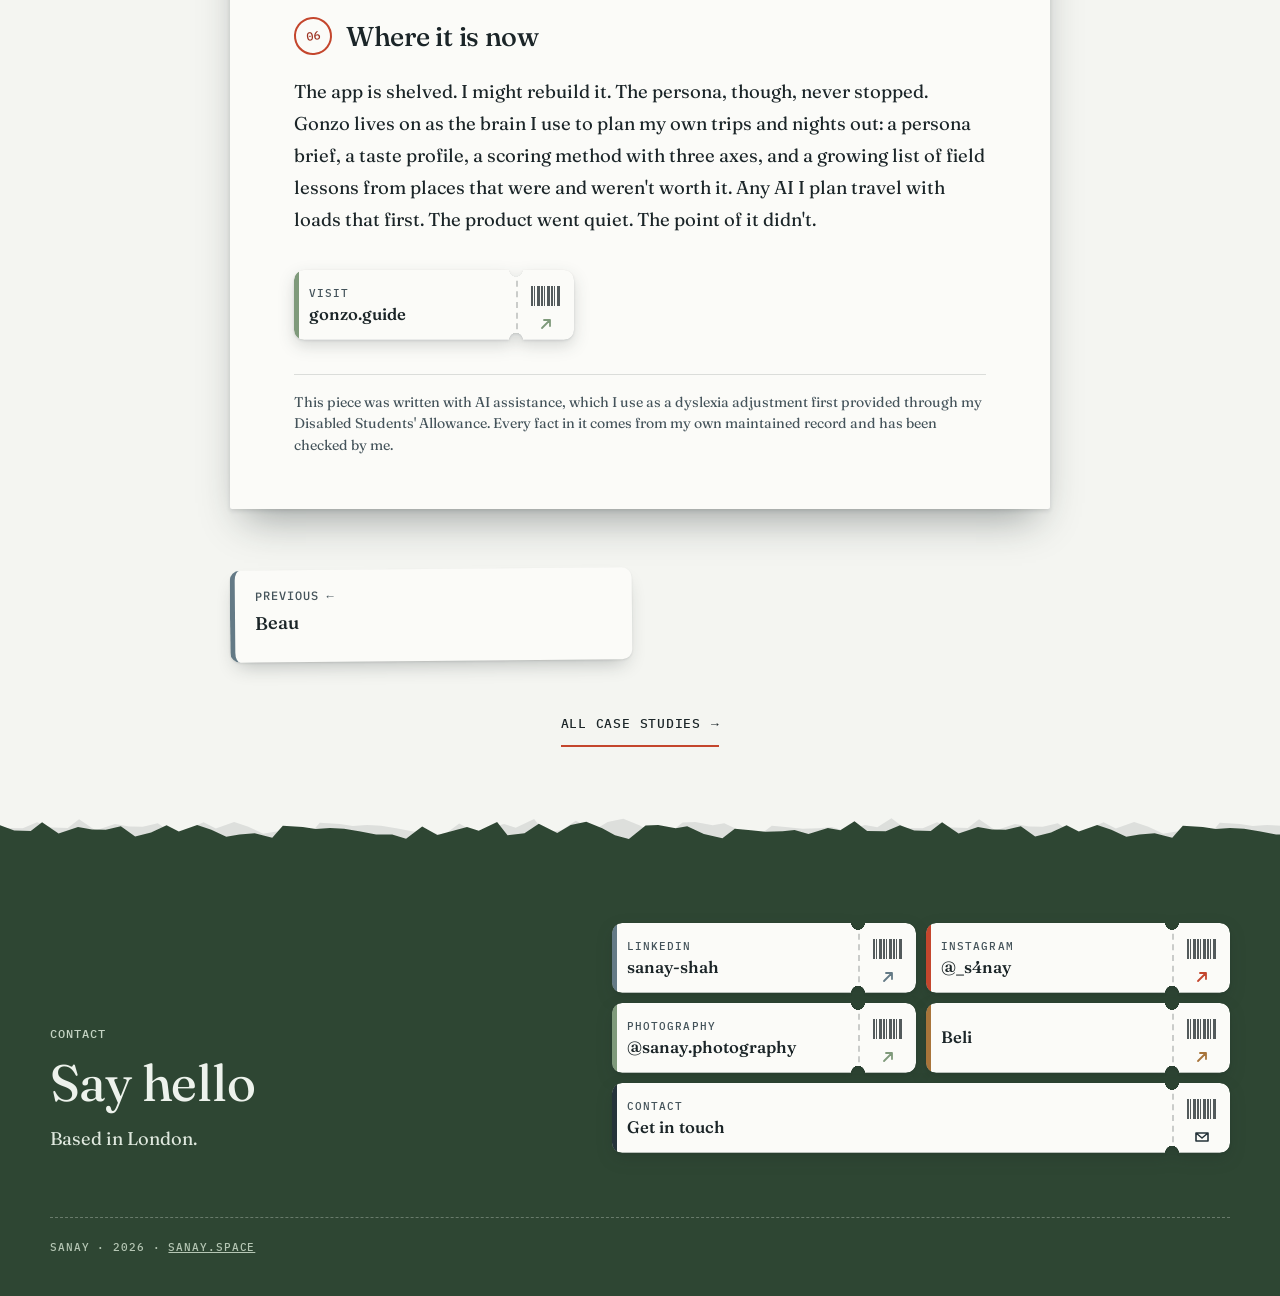
<file: case-studies/gonzo.html>
<!DOCTYPE html>
<html lang="en-GB" class="no-js">
<head>
  <meta charset="utf-8" />
  <meta name="viewport" content="width=device-width, initial-scale=1, viewport-fit=cover" />
  <script>document.documentElement.classList.replace("no-js", "js");</script>
  <title>Gonzo · Sanay</title>
  <meta name="description" content="A travel engine that searches in the local language, lets six personas argue over the answer, and checks every place against Google Maps before it&#x27;s allowed to recommend it." />
  <link rel="canonical" href="https://sanay.space/case-studies/gonzo.html" />
  <meta name="theme-color" content="#d7e3e3" />
  <meta property="og:type" content="article" />
  <meta property="og:site_name" content="sanay.space" />
  <meta property="og:url" content="https://sanay.space/case-studies/gonzo.html" />
  <meta property="og:title" content="Gonzo · Sanay" />
  <meta property="og:description" content="A travel engine that searches in the local language, lets six personas argue over the answer, and checks every place against Google Maps before it&#x27;s allowed to recommend it." />
  <meta property="og:image" content="https://sanay.space/assets/img/og.jpg" />
  <meta property="og:image:width" content="1200" />
  <meta property="og:image:height" content="630" />
  <meta name="twitter:card" content="summary_large_image" />
  <meta name="twitter:title" content="Gonzo · Sanay" />
  <meta name="twitter:description" content="A travel engine that searches in the local language, lets six personas argue over the answer, and checks every place against Google Maps before it&#x27;s allowed to recommend it." />
  <meta name="twitter:image" content="https://sanay.space/assets/img/og.jpg" />
  <link rel="icon" href="../assets/img/favicon.svg" type="image/svg+xml" />
  <link rel="preload" href="../assets/fonts/fraunces.woff2" as="font" type="font/woff2" crossorigin />
  <link rel="stylesheet" href="../assets/css/site.css" />
  <link rel="stylesheet" href="../assets/css/case-study.css" />
  <script src="../assets/js/site.js" defer></script>
</head>
<body class="cs-page">
  <a class="skip" href="#main">Skip to content</a>
  <svg width="0" height="0" style="position:absolute" aria-hidden="true" focusable="false">
    <defs>
      <filter id="ink" x="-5%" y="-5%" width="110%" height="110%">
        <feTurbulence type="fractalNoise" baseFrequency=".9" numOctaves="2" seed="4" result="n" />
        <feDisplacementMap in="SourceGraphic" in2="n" scale="1.8" xChannelSelector="R" yChannelSelector="G" result="d" />
        <feColorMatrix in="n" type="matrix" values="0 0 0 0 0  0 0 0 0 0  0 0 0 0 0  -2.2 0 0 0 2" result="m" />
        <feComposite in="d" in2="m" operator="in" />
      </filter>
      <symbol id="plane" viewBox="0 0 32 32">
        <path d="M2 15 L30 3 L21 29 L15 19 Z" fill="#fbfbf8" stroke="#1b2528" stroke-width="1.5" stroke-linejoin="round" />
        <path d="M30 3 L15 19 L13.5 26.5 L17.8 22" fill="#d9e2e0" stroke="#1b2528" stroke-width="1.5" stroke-linejoin="round" />
      </symbol>
      <symbol id="go" viewBox="0 0 16 16">
        <path d="M4 12 L12 4 M6 4 H12 V10" fill="none" stroke="currentColor" stroke-width="1.8" stroke-linecap="round" stroke-linejoin="round" />
      </symbol>
      <symbol id="mail" viewBox="0 0 16 16">
        <path d="M2 4 H14 V12 H2 Z M2 4 L8 9 L14 4" fill="none" stroke="currentColor" stroke-width="1.6" stroke-linejoin="round" />
      </symbol>
    </defs>
  </svg>
  <header class="cs-top">
    <div class="wrap topbar">
      <a class="wordmark" href="../"><span>sanay<b>.</b>space</span></a>
      <nav class="topnav" aria-label="Site">
        <a class="topnav__extra" href="../#story">Story</a>
        <a href="../map/">Full map</a>
        <a href="../case-studies/">Case studies</a>
        <a class="topnav__extra" href="../#contact">Contact</a>
      </nav>
    </div>
  </header>
  <div class="cs-progress" aria-hidden="true"><span></span><svg><use href="#plane" /></svg></div>

  <main id="main">
    <article class="cs">
      <header class="cs-head">
        <div class="wrap cs-head__inner">
          <p class="cs-head__row">
            <span class="stamp" style="--rot: -5deg">Case study<strong>08/08</strong>August 2026</span>
            <a class="cs-back" href="./">&larr; All case studies</a>
          </p>
          <p class="label">Things I made</p>
          <h1 class="cs-title">Gonzo: six personas, one argument, and a phone call to Google Maps</h1>
          <p class="cs-standfirst">A travel engine that searches in the local language, lets six personas argue over the answer, and checks every place against Google Maps before it&#x27;s allowed to recommend it.</p>
          <p class="cs-meta">
            <img src="../assets/img/portrait-240.webp" alt="" width="40" height="40" />
            <span class="mono">Sanay · August 2026 · 3 min read</span>
          </p>
        </div>
      </header>

      <div class="wrap">
        <div class="sheet tape">
          <div class="prose">
        <p>Gonzo started at a hackathon in London in spring, run by Google DeepMind and Vercel, and I kept building it for a couple of months afterwards. It's a travel recommendation engine that finds the places guidebooks don't know about. The app is shelved. The idea underneath it is the one I use most.</p>
        <h2><span class="prose__n" aria-hidden="true">01</span>The problem with "best restaurants in Prague"</h2>
        <p>Every travel recommendation product gives you the same fifteen places, because they all search the same English-language listicles. The stuff worth finding is on a Czech forum, argued over by people who live there, and it's a pub that doesn't have a website.</p>
        <p>Gonzo's first move is to search in the local language. The model works out a city's primary language and searches in that, so the query is "nejlepší hospoda Praha" and not "best pub Prague". You get what locals actually discuss.</p>
        <p>Its second move is a personality. You pick a lens. Local, who wants the place with no sign. Plot Twist, who wants the night to go somewhere odd. Foodie. Hangover, who needs grease and a dark room. Bougie. Budget. Each one sees the same city completely differently and surfaces different places.</p>
        <h2><span class="prose__n" aria-hidden="true">02</span>Council mode</h2>
        <p>The bit I'm proudest of. Pick two or three personas and they argue.</p>
        <p>The cheap way to do this is one model pretending to be three people in one reply, and it's rubbish, because a single model roleplaying an argument always converges on a polite compromise. Gonzo does it properly. Each persona runs its own search in parallel. Then they debate in character across several sequential turns, each seeing what the others argued last round. A final synthesis call picks a winner and says why.</p>
        <p>This is an orchestration pattern dressed up as a game. I wanted to know how multi-agent debate behaves when the agents are actually separate, and the answer is: better, but you pay for it in calls, so you need a reason.</p>
        <h2><span class="prose__n" aria-hidden="true">03</span>Nothing gets recommended unless it exists</h2>
        <p>Language models make up restaurants. Confidently, with an address. So every candidate Gonzo finds goes through a second check against Google Maps: does this place exist, and is it open right now? If it's closed, it's demoted and the search goes again. Nothing reaches the user that hasn't been verified against a live source.</p>
        <p>It also reads the weather. Rain gets you indoor picks. Clear skies get you a rooftop.</p>
        <p>And it burns what it shows you. Only the winning recommendations are saved per persona, city and user. Ask again and it has to go deeper rather than recycling the same picks. Repeated queries get weirder, which is the point.</p>
        <h2><span class="prose__n" aria-hidden="true">04</span>The build</h2>
        <p>A web app plus a Telegram bot plus a Discord bot, all tied to one identity through a magic-link email login. A small, fast model with search grounding to find candidates, Maps grounding to validate, structured parsing between the two. Pricing was a free tier with the Local lens only and a cheap monthly plan for all six personas and council mode.</p>
        <p>The whole pipeline was designed to keep model calls low: one search call, one parse, one Maps check, retry only on failure. Council mode adds the parallel searches and the debate turns, and that's the one feature where the cost was allowed to go up because it was the feature.</p>
        <h2><span class="prose__n" aria-hidden="true">05</span>What carried over</h2>
        <p>Two things went straight into my work building agents for firms.</p>
        <p>The verification layer. "The model says X, now check X against a source that can't hallucinate" is the same shape whether the source is Google Maps or a company's own written policy. Gonzo taught me to build that check in as a stage, not a hope.</p>
        <p>The orchestration discipline. Council mode is a small version of a manager model briefing separate workers and synthesising what comes back. The difference between one model pretending to be a team and an actual team of calls is a lesson I've since had to relearn at a much larger scale, in code, with money on it.</p>
        <h2><span class="prose__n" aria-hidden="true">06</span>Where it is now</h2>
        <p>The app is shelved. I might rebuild it. The persona, though, never stopped. Gonzo lives on as the brain I use to plan my own trips and nights out: a persona brief, a taste profile, a scoring method with three axes, and a growing list of field lessons from places that were and weren't worth it. Any AI I plan travel with loads that first. The product went quiet. The point of it didn't.</p>
          </div>
        <div class="cs-ext"><a class="pass pass--ph" href="https://gonzo.guide" target="_blank" rel="noopener"><span class="pass__paper"><span class="pass__body"><span class="pass__label">Visit</span><span class="pass__dest">gonzo.guide</span></span><span class="pass__stub" aria-hidden="true"><span class="pass__bar"></span><svg><use href="#go" /></svg></span></span></a></div>
          <p class="cs-disclosure">This piece was written with AI assistance, which I use as a dyslexia adjustment first provided through my Disabled Students&#x27; Allowance. Every fact in it comes from my own maintained record and has been checked by me.</p>
        </div>

        <nav class="cs-pager" aria-label="More case studies">
      <a class="cs-pager__card is-prev" href="beau.html">
        <span class="label">Previous <span aria-hidden="true">&larr;</span></span>
        <span class="cs-pager__title">Beau</span>
      </a>
      <span class="cs-pager__card is-empty" aria-hidden="true"></span>
        </nav>
        <p class="cs-all"><a class="more-link" href="./">All case studies <span aria-hidden="true">&rarr;</span></a></p>
      </div>
    </article>
  </main>

  <footer class="section torn foot foot--small" id="contact">
    <div class="wrap">
      <div class="foot__grid">
        <div>
          <p class="label">Contact</p>
          <h2 class="foot__title">Say hello</h2>
          <p class="foot__where">Based in London.</p>
        </div>
        <ul class="passes" aria-label="Find me elsewhere">
          <li><a class="pass pass--li" href="https://www.linkedin.com/in/sanay-shah/" target="_blank" rel="noopener"><span class="pass__paper"><span class="pass__body"><span class="pass__label">LinkedIn</span><span class="pass__dest">sanay-shah</span></span><span class="pass__stub" aria-hidden="true"><span class="pass__bar"></span><svg><use href="#go" /></svg></span></span></a></li>
          <li><a class="pass pass--ig" href="https://www.instagram.com/_s4nay/" target="_blank" rel="noopener"><span class="pass__paper"><span class="pass__body"><span class="pass__label">Instagram</span><span class="pass__dest">@_s4nay</span></span><span class="pass__stub" aria-hidden="true"><span class="pass__bar"></span><svg><use href="#go" /></svg></span></span></a></li>
          <li><a class="pass pass--ph" href="https://www.instagram.com/sanay.photography/" target="_blank" rel="noopener"><span class="pass__paper"><span class="pass__body"><span class="pass__label">Photography</span><span class="pass__dest">@sanay<wbr>.photography</span></span><span class="pass__stub" aria-hidden="true"><span class="pass__bar"></span><svg><use href="#go" /></svg></span></span></a></li>
          <li><a class="pass pass--beli" href="https://beliapp.co/app/Sanyo14" target="_blank" rel="noopener"><span class="pass__paper"><span class="pass__body"><span class="pass__dest">Beli</span></span><span class="pass__stub" aria-hidden="true"><span class="pass__bar"></span><svg><use href="#go" /></svg></span></span></a></li>
          <li class="passes__wide"><a class="pass pass--mail" href="https://tally.so/r/GeeyVk" target="_blank" rel="noopener"><span class="pass__paper"><span class="pass__body"><span class="pass__label">Contact</span><span class="pass__dest">Get in touch</span></span><span class="pass__stub" aria-hidden="true"><span class="pass__bar"></span><svg><use href="#mail" /></svg></span></span></a></li>
        </ul>
      </div>
      <div class="foot__small">
        <p class="mono">Sanay · 2026 · <a href="../">sanay.space</a></p>
      </div>
    </div>
  </footer>
</body>
</html>
</file>
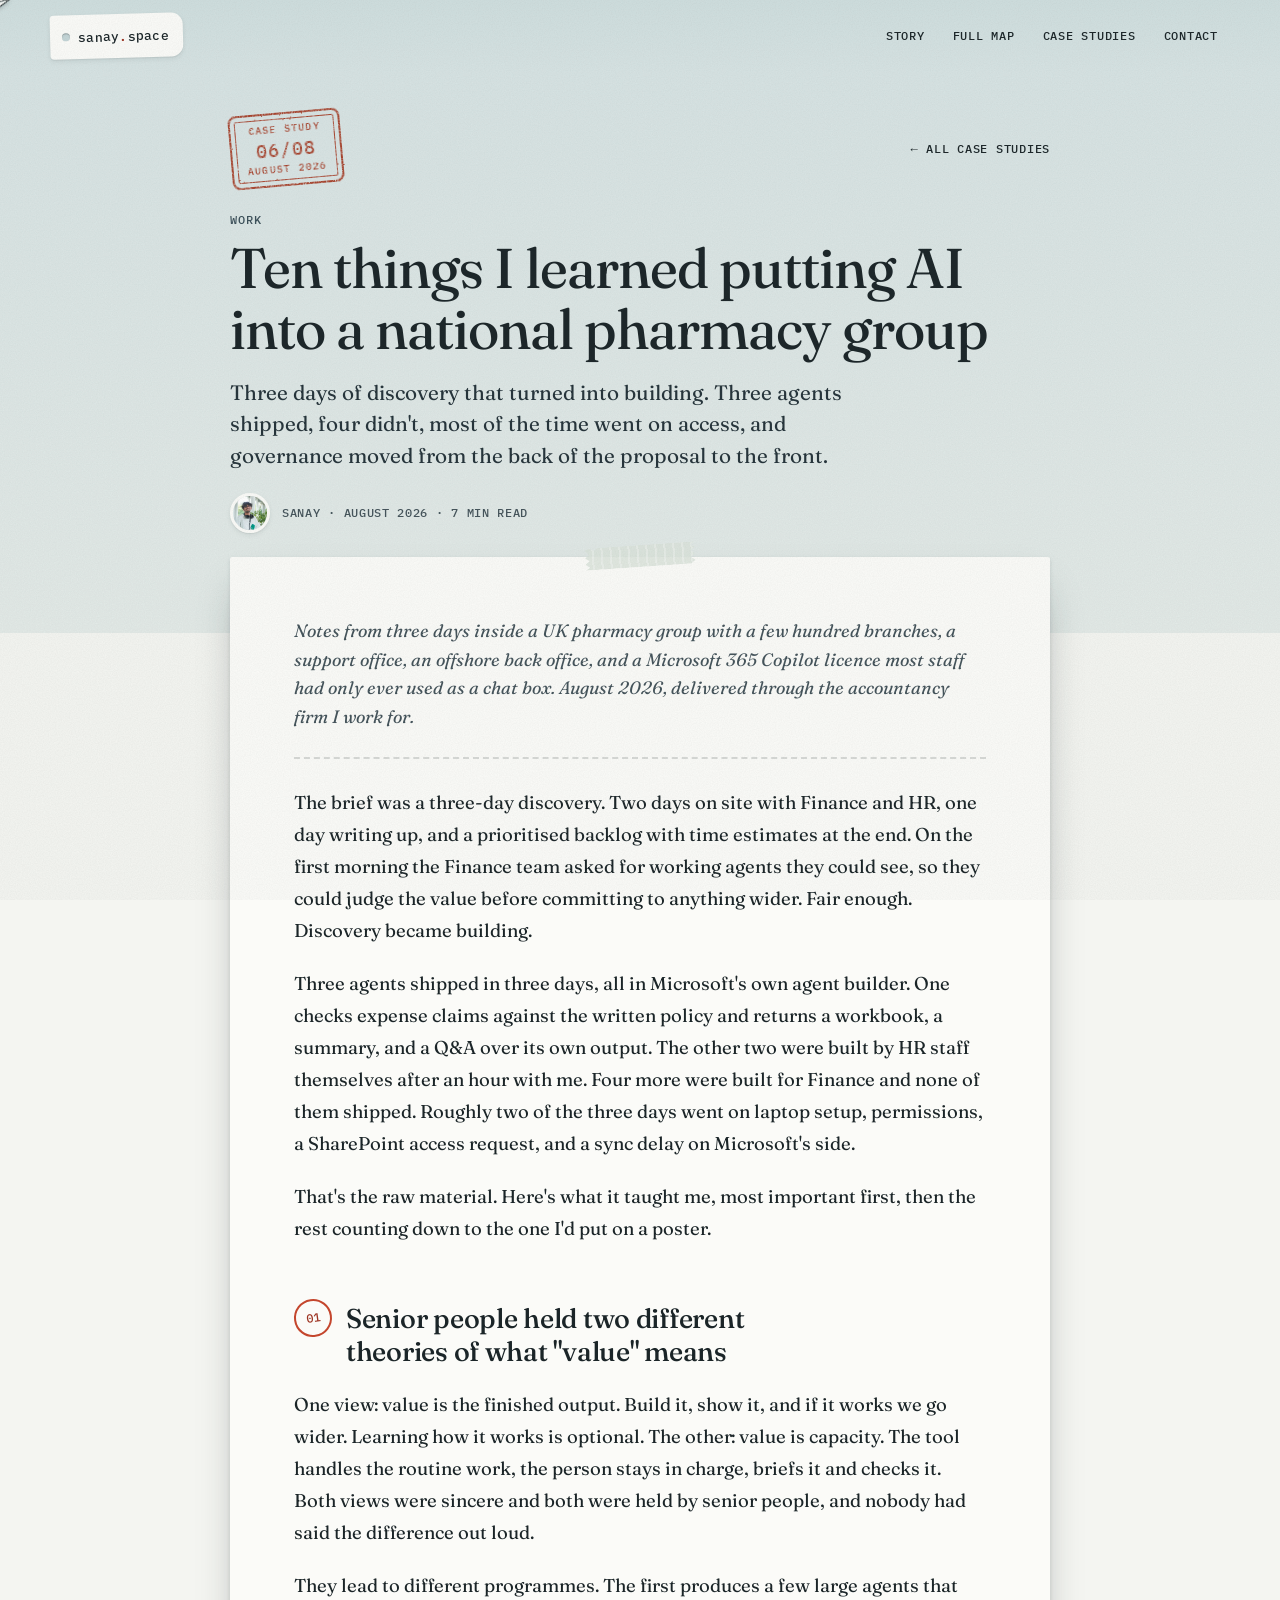
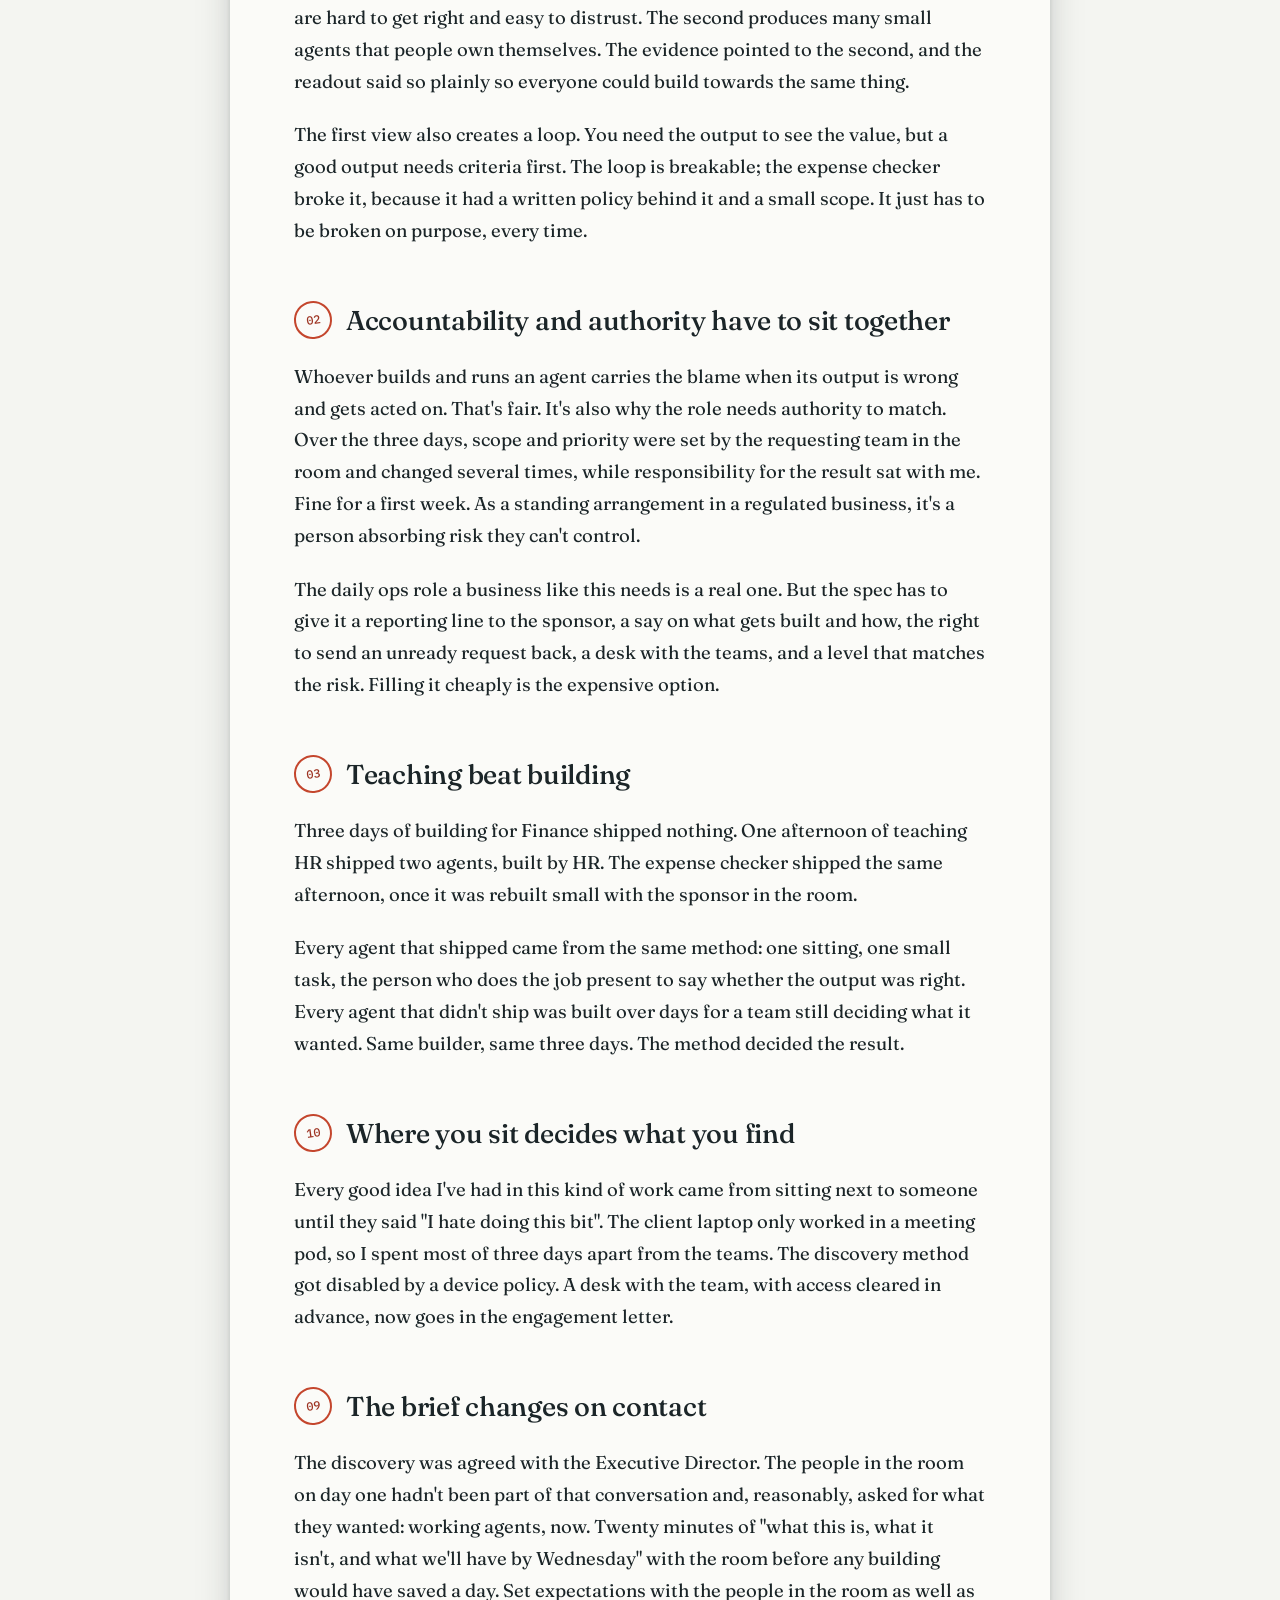
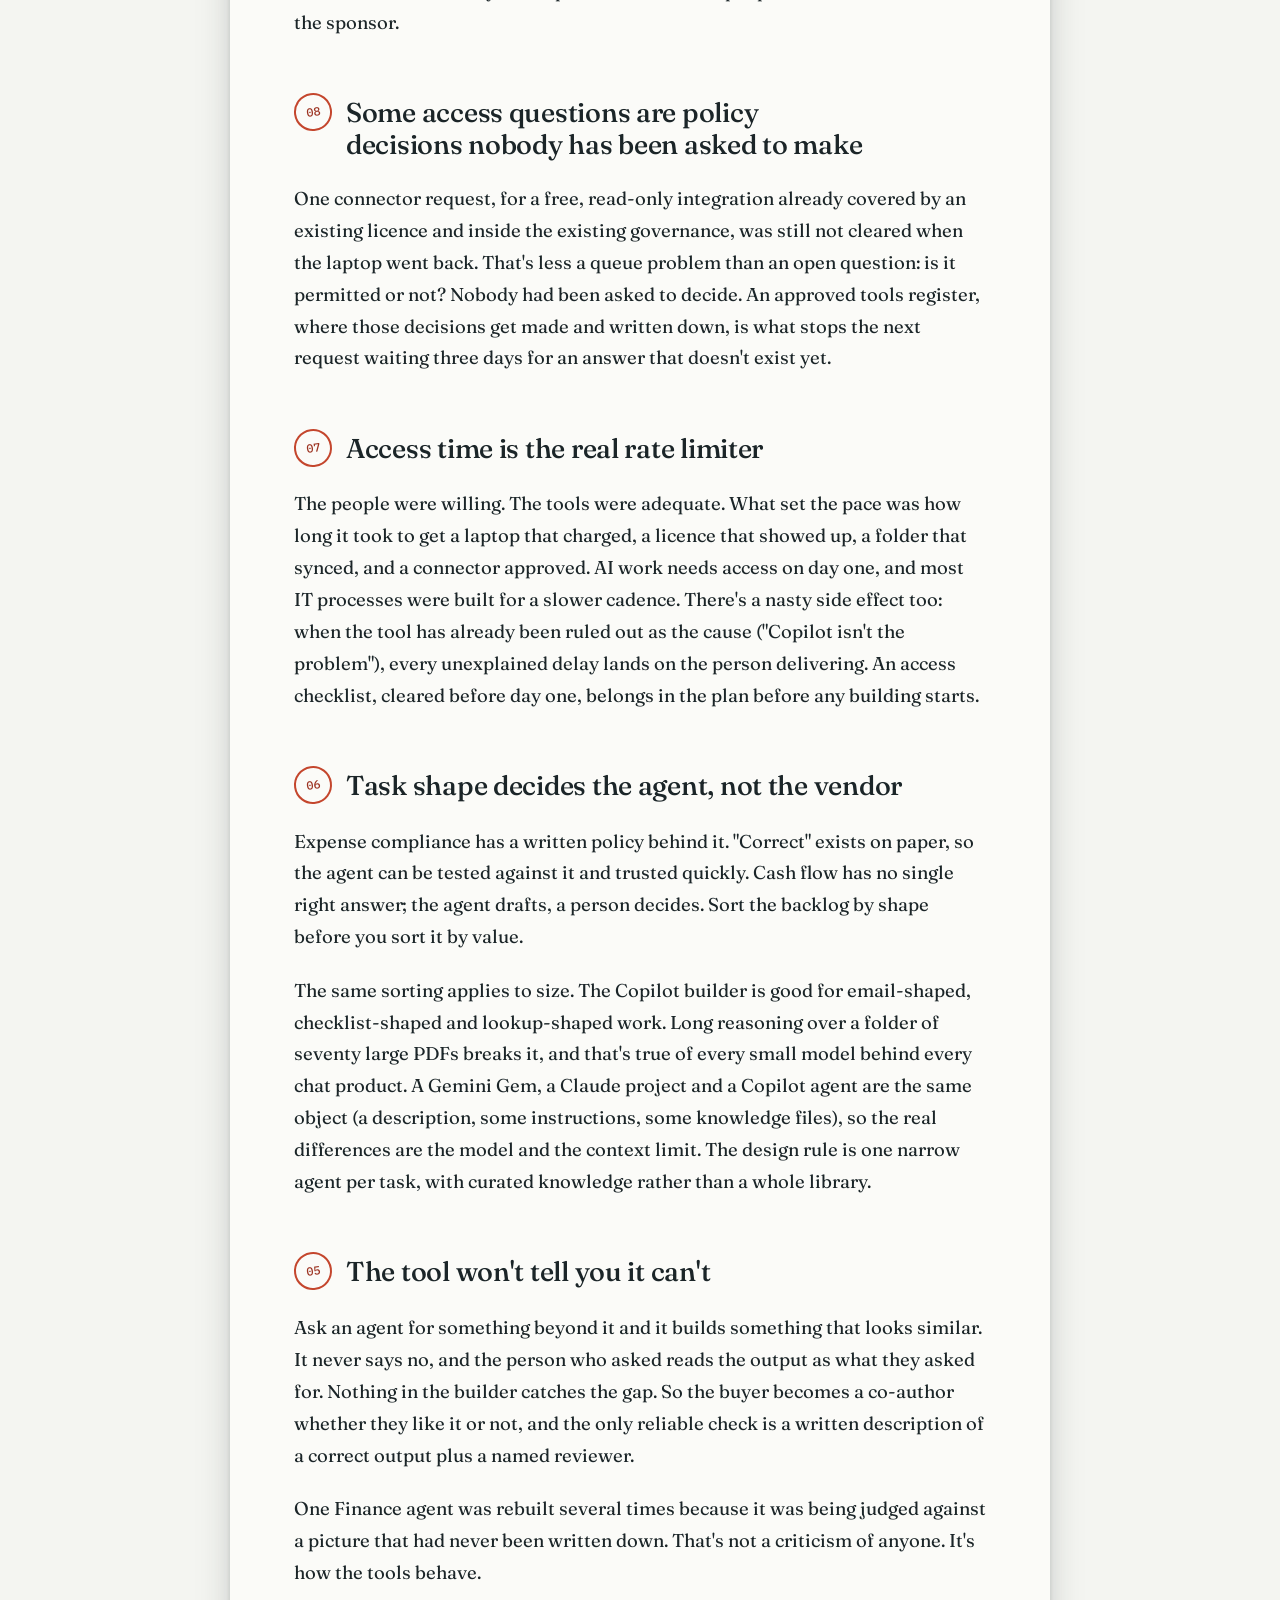
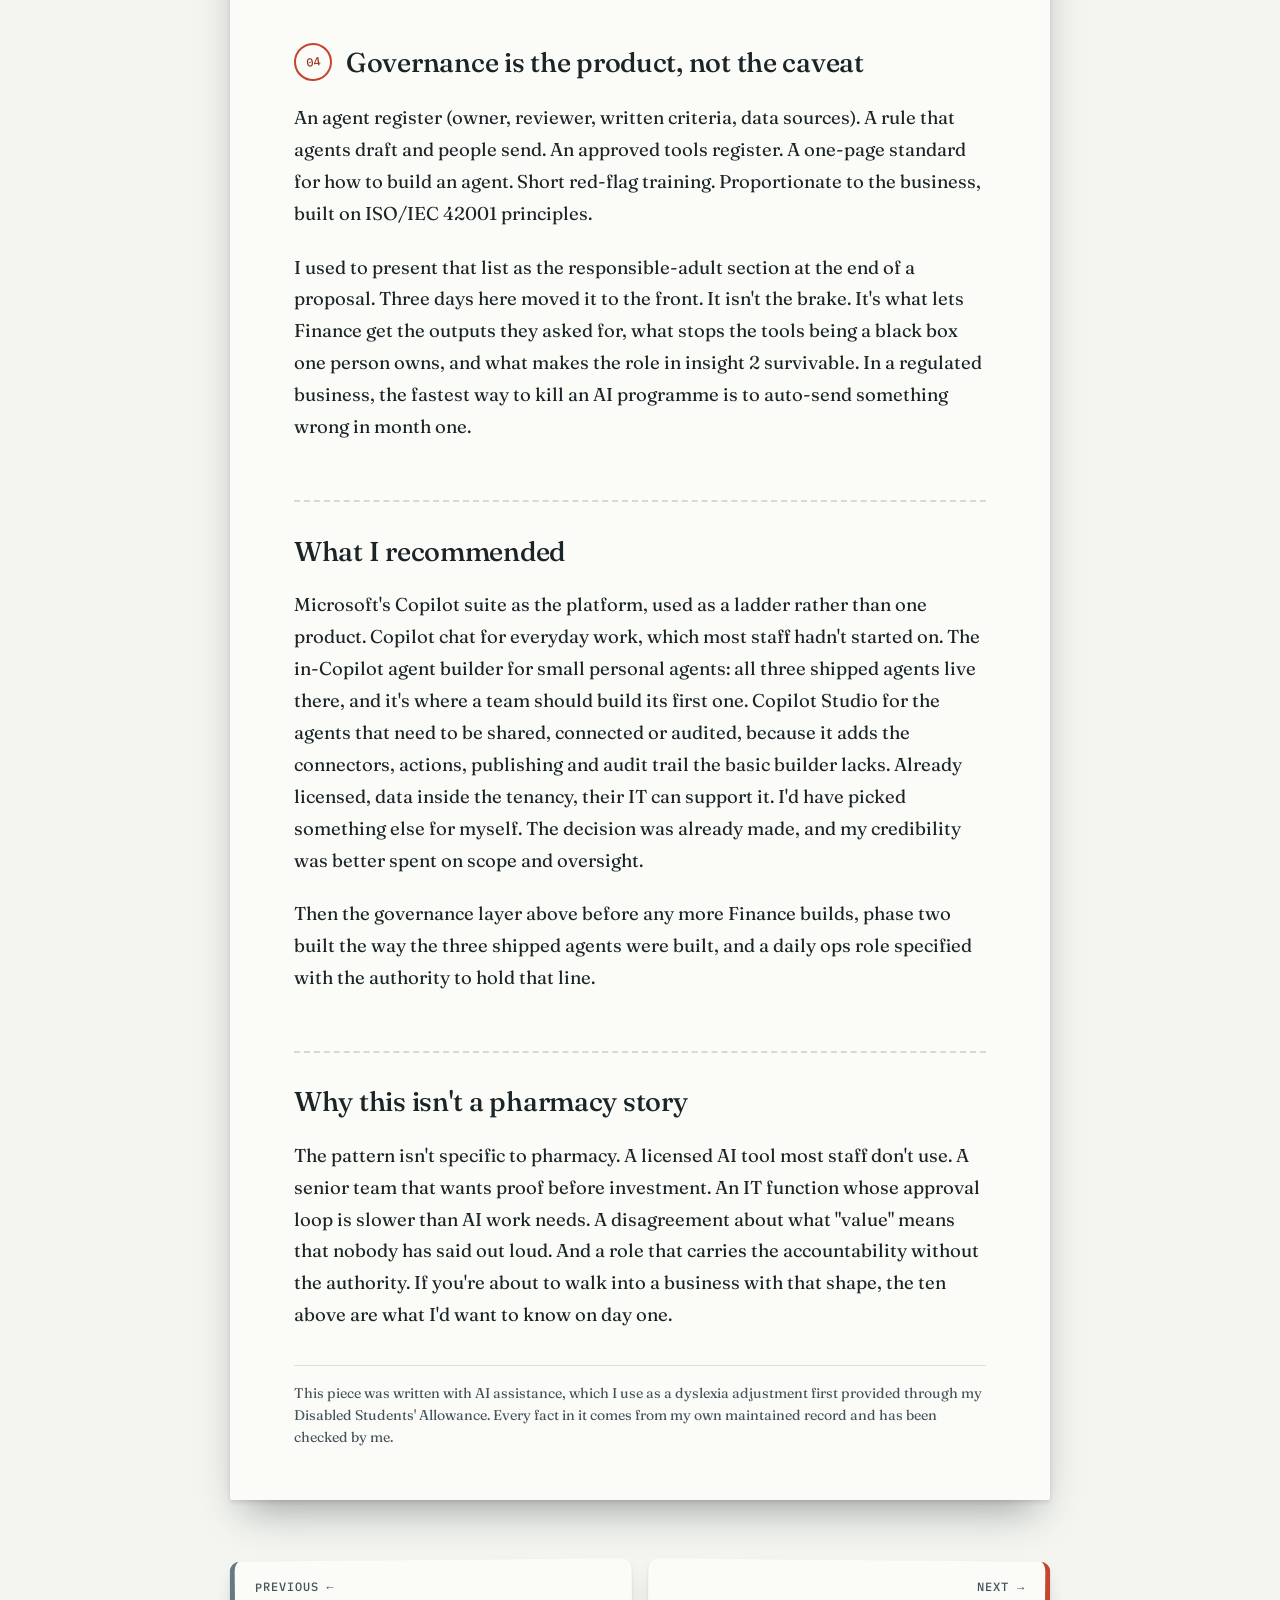
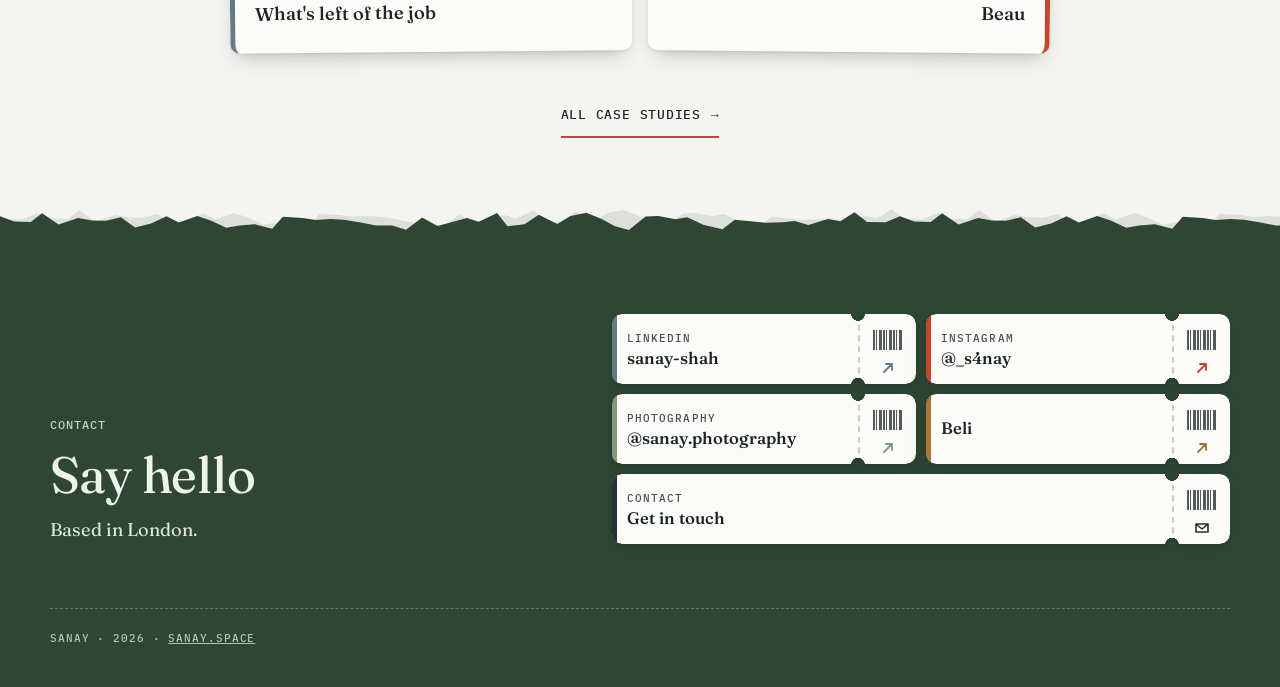
<file: case-studies/ten-things-pharmacy-group.html>
<!DOCTYPE html>
<html lang="en-GB" class="no-js">
<head>
  <meta charset="utf-8" />
  <meta name="viewport" content="width=device-width, initial-scale=1, viewport-fit=cover" />
  <script>document.documentElement.classList.replace("no-js", "js");</script>
  <title>Ten things I learned in a pharmacy group · Sanay</title>
  <meta name="description" content="Three days of discovery that turned into building. Three agents shipped, four didn&#x27;t, most of the time went on access, and governance moved from the back of the proposal to the front." />
  <link rel="canonical" href="https://sanay.space/case-studies/ten-things-pharmacy-group.html" />
  <meta name="theme-color" content="#d7e3e3" />
  <meta property="og:type" content="article" />
  <meta property="og:site_name" content="sanay.space" />
  <meta property="og:url" content="https://sanay.space/case-studies/ten-things-pharmacy-group.html" />
  <meta property="og:title" content="Ten things I learned in a pharmacy group · Sanay" />
  <meta property="og:description" content="Three days of discovery that turned into building. Three agents shipped, four didn&#x27;t, most of the time went on access, and governance moved from the back of the proposal to the front." />
  <meta property="og:image" content="https://sanay.space/assets/img/og.jpg" />
  <meta property="og:image:width" content="1200" />
  <meta property="og:image:height" content="630" />
  <meta name="twitter:card" content="summary_large_image" />
  <meta name="twitter:title" content="Ten things I learned in a pharmacy group · Sanay" />
  <meta name="twitter:description" content="Three days of discovery that turned into building. Three agents shipped, four didn&#x27;t, most of the time went on access, and governance moved from the back of the proposal to the front." />
  <meta name="twitter:image" content="https://sanay.space/assets/img/og.jpg" />
  <link rel="icon" href="../assets/img/favicon.svg" type="image/svg+xml" />
  <link rel="preload" href="../assets/fonts/fraunces.woff2" as="font" type="font/woff2" crossorigin />
  <link rel="stylesheet" href="../assets/css/site.css" />
  <link rel="stylesheet" href="../assets/css/case-study.css" />
  <script src="../assets/js/site.js" defer></script>
</head>
<body class="cs-page">
  <a class="skip" href="#main">Skip to content</a>
  <svg width="0" height="0" style="position:absolute" aria-hidden="true" focusable="false">
    <defs>
      <filter id="ink" x="-5%" y="-5%" width="110%" height="110%">
        <feTurbulence type="fractalNoise" baseFrequency=".9" numOctaves="2" seed="4" result="n" />
        <feDisplacementMap in="SourceGraphic" in2="n" scale="1.8" xChannelSelector="R" yChannelSelector="G" result="d" />
        <feColorMatrix in="n" type="matrix" values="0 0 0 0 0  0 0 0 0 0  0 0 0 0 0  -2.2 0 0 0 2" result="m" />
        <feComposite in="d" in2="m" operator="in" />
      </filter>
      <symbol id="plane" viewBox="0 0 32 32">
        <path d="M2 15 L30 3 L21 29 L15 19 Z" fill="#fbfbf8" stroke="#1b2528" stroke-width="1.5" stroke-linejoin="round" />
        <path d="M30 3 L15 19 L13.5 26.5 L17.8 22" fill="#d9e2e0" stroke="#1b2528" stroke-width="1.5" stroke-linejoin="round" />
      </symbol>
      <symbol id="go" viewBox="0 0 16 16">
        <path d="M4 12 L12 4 M6 4 H12 V10" fill="none" stroke="currentColor" stroke-width="1.8" stroke-linecap="round" stroke-linejoin="round" />
      </symbol>
      <symbol id="mail" viewBox="0 0 16 16">
        <path d="M2 4 H14 V12 H2 Z M2 4 L8 9 L14 4" fill="none" stroke="currentColor" stroke-width="1.6" stroke-linejoin="round" />
      </symbol>
    </defs>
  </svg>
  <header class="cs-top">
    <div class="wrap topbar">
      <a class="wordmark" href="../"><span>sanay<b>.</b>space</span></a>
      <nav class="topnav" aria-label="Site">
        <a class="topnav__extra" href="../#story">Story</a>
        <a href="../map/">Full map</a>
        <a href="../case-studies/">Case studies</a>
        <a class="topnav__extra" href="../#contact">Contact</a>
      </nav>
    </div>
  </header>
  <div class="cs-progress" aria-hidden="true"><span></span><svg><use href="#plane" /></svg></div>

  <main id="main">
    <article class="cs">
      <header class="cs-head">
        <div class="wrap cs-head__inner">
          <p class="cs-head__row">
            <span class="stamp" style="--rot: -5deg">Case study<strong>06/08</strong>August 2026</span>
            <a class="cs-back" href="./">&larr; All case studies</a>
          </p>
          <p class="label">Work</p>
          <h1 class="cs-title">Ten things I learned putting AI into a national pharmacy group</h1>
          <p class="cs-standfirst">Three days of discovery that turned into building. Three agents shipped, four didn&#x27;t, most of the time went on access, and governance moved from the back of the proposal to the front.</p>
          <p class="cs-meta">
            <img src="../assets/img/portrait-240.webp" alt="" width="40" height="40" />
            <span class="mono">Sanay · August 2026 · 7 min read</span>
          </p>
        </div>
      </header>

      <div class="wrap">
        <div class="sheet tape">
        <p class="cs-intro">Notes from three days inside a UK pharmacy group with a few hundred branches, a support office, an offshore back office, and a Microsoft 365 Copilot licence most staff had only ever used as a chat box. August 2026, delivered through the accountancy firm I work for.</p>
          <div class="prose">
        <p>The brief was a three-day discovery. Two days on site with Finance and HR, one day writing up, and a prioritised backlog with time estimates at the end. On the first morning the Finance team asked for working agents they could see, so they could judge the value before committing to anything wider. Fair enough. Discovery became building.</p>
        <p>Three agents shipped in three days, all in Microsoft's own agent builder. One checks expense claims against the written policy and returns a workbook, a summary, and a Q&amp;A over its own output. The other two were built by HR staff themselves after an hour with me. Four more were built for Finance and none of them shipped. Roughly two of the three days went on laptop setup, permissions, a SharePoint access request, and a sync delay on Microsoft's side.</p>
        <p>That's the raw material. Here's what it taught me, most important first, then the rest counting down to the one I'd put on a poster.</p>
        <h2><span class="prose__n" aria-hidden="true">01</span><span class="sr-only">1. </span>Senior people held two different theories of what "value" means</h2>
        <p>One view: value is the finished output. Build it, show it, and if it works we go wider. Learning how it works is optional. The other: value is capacity. The tool handles the routine work, the person stays in charge, briefs it and checks it. Both views were sincere and both were held by senior people, and nobody had said the difference out loud.</p>
        <p>They lead to different programmes. The first produces a few large agents that are hard to get right and easy to distrust. The second produces many small agents that people own themselves. The evidence pointed to the second, and the readout said so plainly so everyone could build towards the same thing.</p>
        <p>The first view also creates a loop. You need the output to see the value, but a good output needs criteria first. The loop is breakable; the expense checker broke it, because it had a written policy behind it and a small scope. It just has to be broken on purpose, every time.</p>
        <h2><span class="prose__n" aria-hidden="true">02</span><span class="sr-only">2. </span>Accountability and authority have to sit together</h2>
        <p>Whoever builds and runs an agent carries the blame when its output is wrong and gets acted on. That's fair. It's also why the role needs authority to match. Over the three days, scope and priority were set by the requesting team in the room and changed several times, while responsibility for the result sat with me. Fine for a first week. As a standing arrangement in a regulated business, it's a person absorbing risk they can't control.</p>
        <p>The daily ops role a business like this needs is a real one. But the spec has to give it a reporting line to the sponsor, a say on what gets built and how, the right to send an unready request back, a desk with the teams, and a level that matches the risk. Filling it cheaply is the expensive option.</p>
        <h2><span class="prose__n" aria-hidden="true">03</span><span class="sr-only">3. </span>Teaching beat building</h2>
        <p>Three days of building for Finance shipped nothing. One afternoon of teaching HR shipped two agents, built by HR. The expense checker shipped the same afternoon, once it was rebuilt small with the sponsor in the room.</p>
        <p>Every agent that shipped came from the same method: one sitting, one small task, the person who does the job present to say whether the output was right. Every agent that didn't ship was built over days for a team still deciding what it wanted. Same builder, same three days. The method decided the result.</p>
        <h2><span class="prose__n" aria-hidden="true">10</span><span class="sr-only">10. </span>Where you sit decides what you find</h2>
        <p>Every good idea I've had in this kind of work came from sitting next to someone until they said "I hate doing this bit". The client laptop only worked in a meeting pod, so I spent most of three days apart from the teams. The discovery method got disabled by a device policy. A desk with the team, with access cleared in advance, now goes in the engagement letter.</p>
        <h2><span class="prose__n" aria-hidden="true">09</span><span class="sr-only">9. </span>The brief changes on contact</h2>
        <p>The discovery was agreed with the Executive Director. The people in the room on day one hadn't been part of that conversation and, reasonably, asked for what they wanted: working agents, now. Twenty minutes of "what this is, what it isn't, and what we'll have by Wednesday" with the room before any building would have saved a day. Set expectations with the people in the room as well as the sponsor.</p>
        <h2><span class="prose__n" aria-hidden="true">08</span><span class="sr-only">8. </span>Some access questions are policy decisions nobody has been asked to make</h2>
        <p>One connector request, for a free, read-only integration already covered by an existing licence and inside the existing governance, was still not cleared when the laptop went back. That's less a queue problem than an open question: is it permitted or not? Nobody had been asked to decide. An approved tools register, where those decisions get made and written down, is what stops the next request waiting three days for an answer that doesn't exist yet.</p>
        <h2><span class="prose__n" aria-hidden="true">07</span><span class="sr-only">7. </span>Access time is the real rate limiter</h2>
        <p>The people were willing. The tools were adequate. What set the pace was how long it took to get a laptop that charged, a licence that showed up, a folder that synced, and a connector approved. AI work needs access on day one, and most IT processes were built for a slower cadence. There's a nasty side effect too: when the tool has already been ruled out as the cause ("Copilot isn't the problem"), every unexplained delay lands on the person delivering. An access checklist, cleared before day one, belongs in the plan before any building starts.</p>
        <h2><span class="prose__n" aria-hidden="true">06</span><span class="sr-only">6. </span>Task shape decides the agent, not the vendor</h2>
        <p>Expense compliance has a written policy behind it. "Correct" exists on paper, so the agent can be tested against it and trusted quickly. Cash flow has no single right answer; the agent drafts, a person decides. Sort the backlog by shape before you sort it by value.</p>
        <p>The same sorting applies to size. The Copilot builder is good for email-shaped, checklist-shaped and lookup-shaped work. Long reasoning over a folder of seventy large PDFs breaks it, and that's true of every small model behind every chat product. A Gemini Gem, a Claude project and a Copilot agent are the same object (a description, some instructions, some knowledge files), so the real differences are the model and the context limit. The design rule is one narrow agent per task, with curated knowledge rather than a whole library.</p>
        <h2><span class="prose__n" aria-hidden="true">05</span><span class="sr-only">5. </span>The tool won't tell you it can't</h2>
        <p>Ask an agent for something beyond it and it builds something that looks similar. It never says no, and the person who asked reads the output as what they asked for. Nothing in the builder catches the gap. So the buyer becomes a co-author whether they like it or not, and the only reliable check is a written description of a correct output plus a named reviewer.</p>
        <p>One Finance agent was rebuilt several times because it was being judged against a picture that had never been written down. That's not a criticism of anyone. It's how the tools behave.</p>
        <h2><span class="prose__n" aria-hidden="true">04</span><span class="sr-only">4. </span>Governance is the product, not the caveat</h2>
        <p>An agent register (owner, reviewer, written criteria, data sources). A rule that agents draft and people send. An approved tools register. A one-page standard for how to build an agent. Short red-flag training. Proportionate to the business, built on ISO/IEC 42001 principles.</p>
        <p>I used to present that list as the responsible-adult section at the end of a proposal. Three days here moved it to the front. It isn't the brake. It's what lets Finance get the outputs they asked for, what stops the tools being a black box one person owns, and what makes the role in insight 2 survivable. In a regulated business, the fastest way to kill an AI programme is to auto-send something wrong in month one.</p>
        <h2 class="prose__plain">What I recommended</h2>
        <p>Microsoft's Copilot suite as the platform, used as a ladder rather than one product. Copilot chat for everyday work, which most staff hadn't started on. The in-Copilot agent builder for small personal agents: all three shipped agents live there, and it's where a team should build its first one. Copilot Studio for the agents that need to be shared, connected or audited, because it adds the connectors, actions, publishing and audit trail the basic builder lacks. Already licensed, data inside the tenancy, their IT can support it. I'd have picked something else for myself. The decision was already made, and my credibility was better spent on scope and oversight.</p>
        <p>Then the governance layer above before any more Finance builds, phase two built the way the three shipped agents were built, and a daily ops role specified with the authority to hold that line.</p>
        <h2 class="prose__plain">Why this isn't a pharmacy story</h2>
        <p>The pattern isn't specific to pharmacy. A licensed AI tool most staff don't use. A senior team that wants proof before investment. An IT function whose approval loop is slower than AI work needs. A disagreement about what "value" means that nobody has said out loud. And a role that carries the accountability without the authority. If you're about to walk into a business with that shape, the ten above are what I'd want to know on day one.</p>
          </div>
          <p class="cs-disclosure">This piece was written with AI assistance, which I use as a dyslexia adjustment first provided through my Disabled Students&#x27; Allowance. Every fact in it comes from my own maintained record and has been checked by me.</p>
        </div>

        <nav class="cs-pager" aria-label="More case studies">
      <a class="cs-pager__card is-prev" href="whats-left-of-the-job.html">
        <span class="label">Previous <span aria-hidden="true">&larr;</span></span>
        <span class="cs-pager__title">What&#x27;s left of the job</span>
      </a>
      <a class="cs-pager__card is-next" href="beau.html">
        <span class="label">Next <span aria-hidden="true">&rarr;</span></span>
        <span class="cs-pager__title">Beau</span>
      </a>
        </nav>
        <p class="cs-all"><a class="more-link" href="./">All case studies <span aria-hidden="true">&rarr;</span></a></p>
      </div>
    </article>
  </main>

  <footer class="section torn foot foot--small" id="contact">
    <div class="wrap">
      <div class="foot__grid">
        <div>
          <p class="label">Contact</p>
          <h2 class="foot__title">Say hello</h2>
          <p class="foot__where">Based in London.</p>
        </div>
        <ul class="passes" aria-label="Find me elsewhere">
          <li><a class="pass pass--li" href="https://www.linkedin.com/in/sanay-shah/" target="_blank" rel="noopener"><span class="pass__paper"><span class="pass__body"><span class="pass__label">LinkedIn</span><span class="pass__dest">sanay-shah</span></span><span class="pass__stub" aria-hidden="true"><span class="pass__bar"></span><svg><use href="#go" /></svg></span></span></a></li>
          <li><a class="pass pass--ig" href="https://www.instagram.com/_s4nay/" target="_blank" rel="noopener"><span class="pass__paper"><span class="pass__body"><span class="pass__label">Instagram</span><span class="pass__dest">@_s4nay</span></span><span class="pass__stub" aria-hidden="true"><span class="pass__bar"></span><svg><use href="#go" /></svg></span></span></a></li>
          <li><a class="pass pass--ph" href="https://www.instagram.com/sanay.photography/" target="_blank" rel="noopener"><span class="pass__paper"><span class="pass__body"><span class="pass__label">Photography</span><span class="pass__dest">@sanay<wbr>.photography</span></span><span class="pass__stub" aria-hidden="true"><span class="pass__bar"></span><svg><use href="#go" /></svg></span></span></a></li>
          <li><a class="pass pass--beli" href="https://beliapp.co/app/Sanyo14" target="_blank" rel="noopener"><span class="pass__paper"><span class="pass__body"><span class="pass__dest">Beli</span></span><span class="pass__stub" aria-hidden="true"><span class="pass__bar"></span><svg><use href="#go" /></svg></span></span></a></li>
          <li class="passes__wide"><a class="pass pass--mail" href="https://tally.so/r/GeeyVk" target="_blank" rel="noopener"><span class="pass__paper"><span class="pass__body"><span class="pass__label">Contact</span><span class="pass__dest">Get in touch</span></span><span class="pass__stub" aria-hidden="true"><span class="pass__bar"></span><svg><use href="#mail" /></svg></span></span></a></li>
        </ul>
      </div>
      <div class="foot__small">
        <p class="mono">Sanay · 2026 · <a href="../">sanay.space</a></p>
      </div>
    </div>
  </footer>
</body>
</html>
</file>
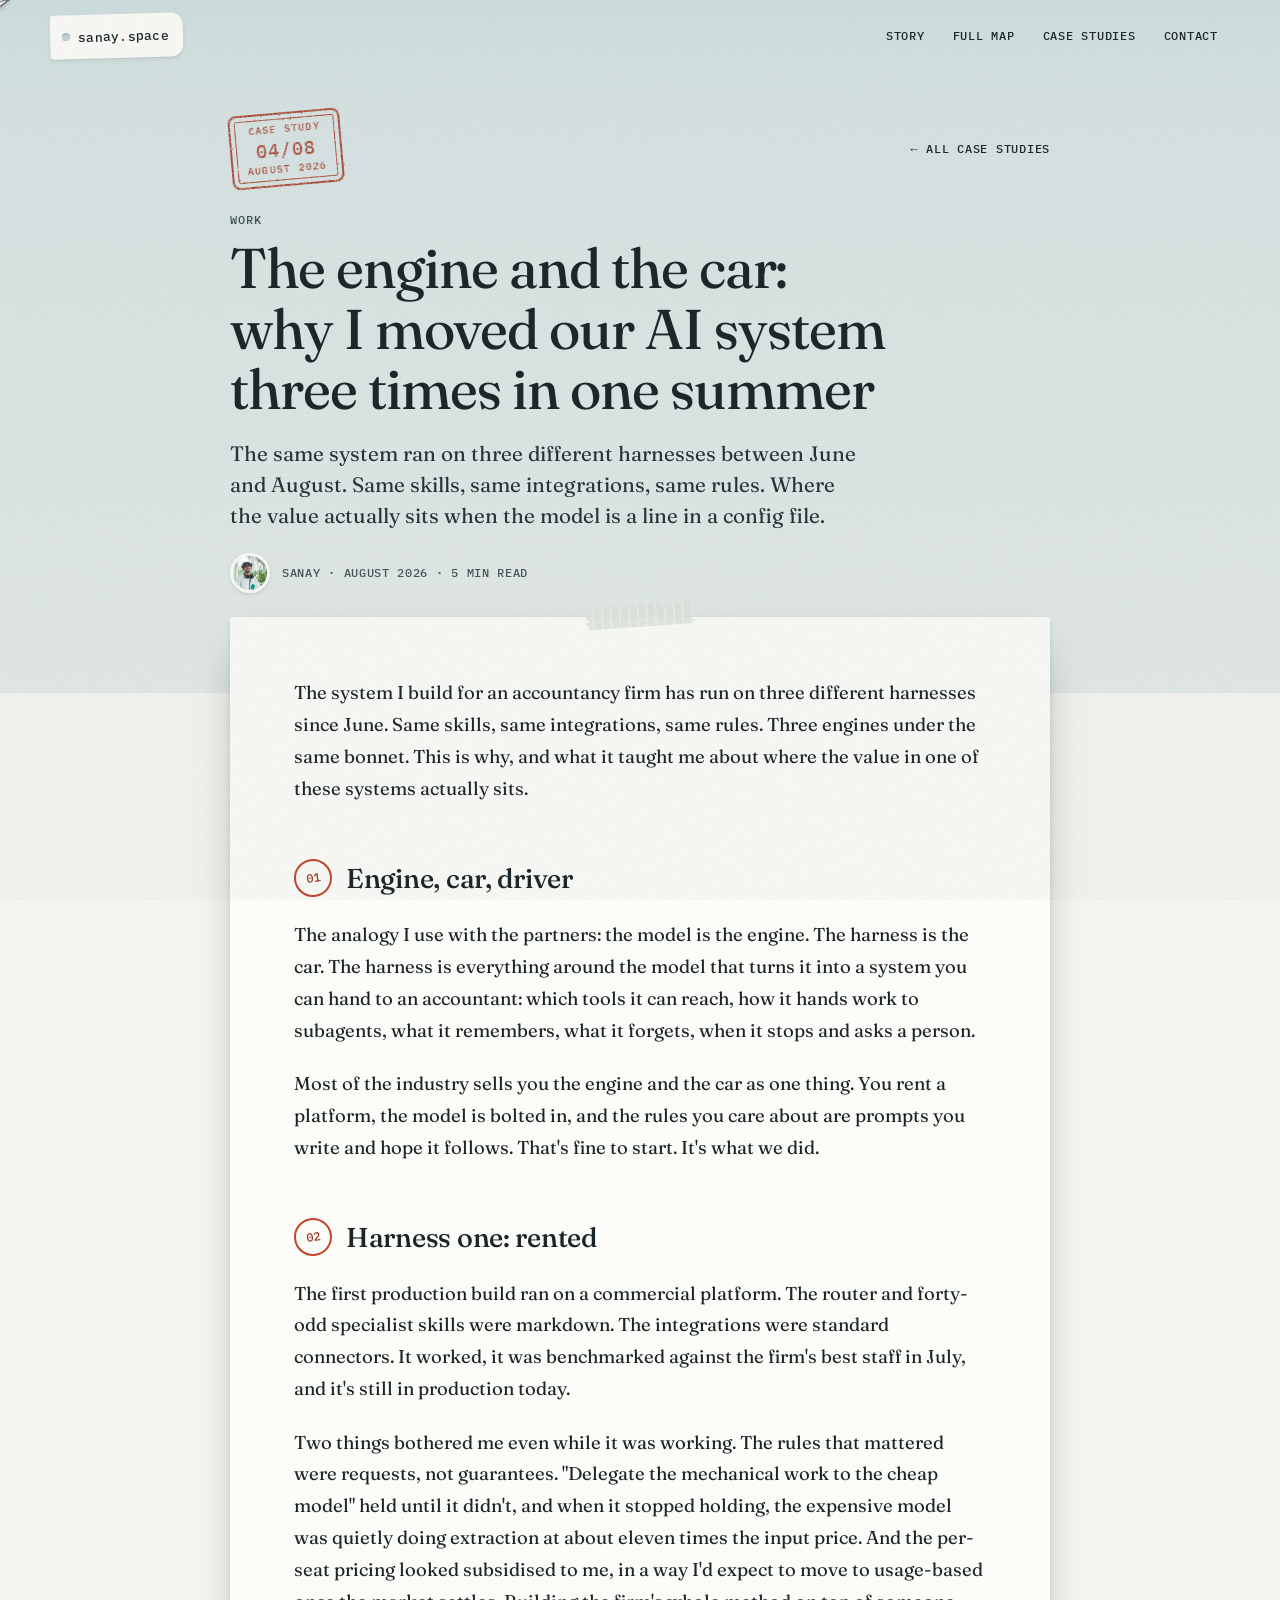
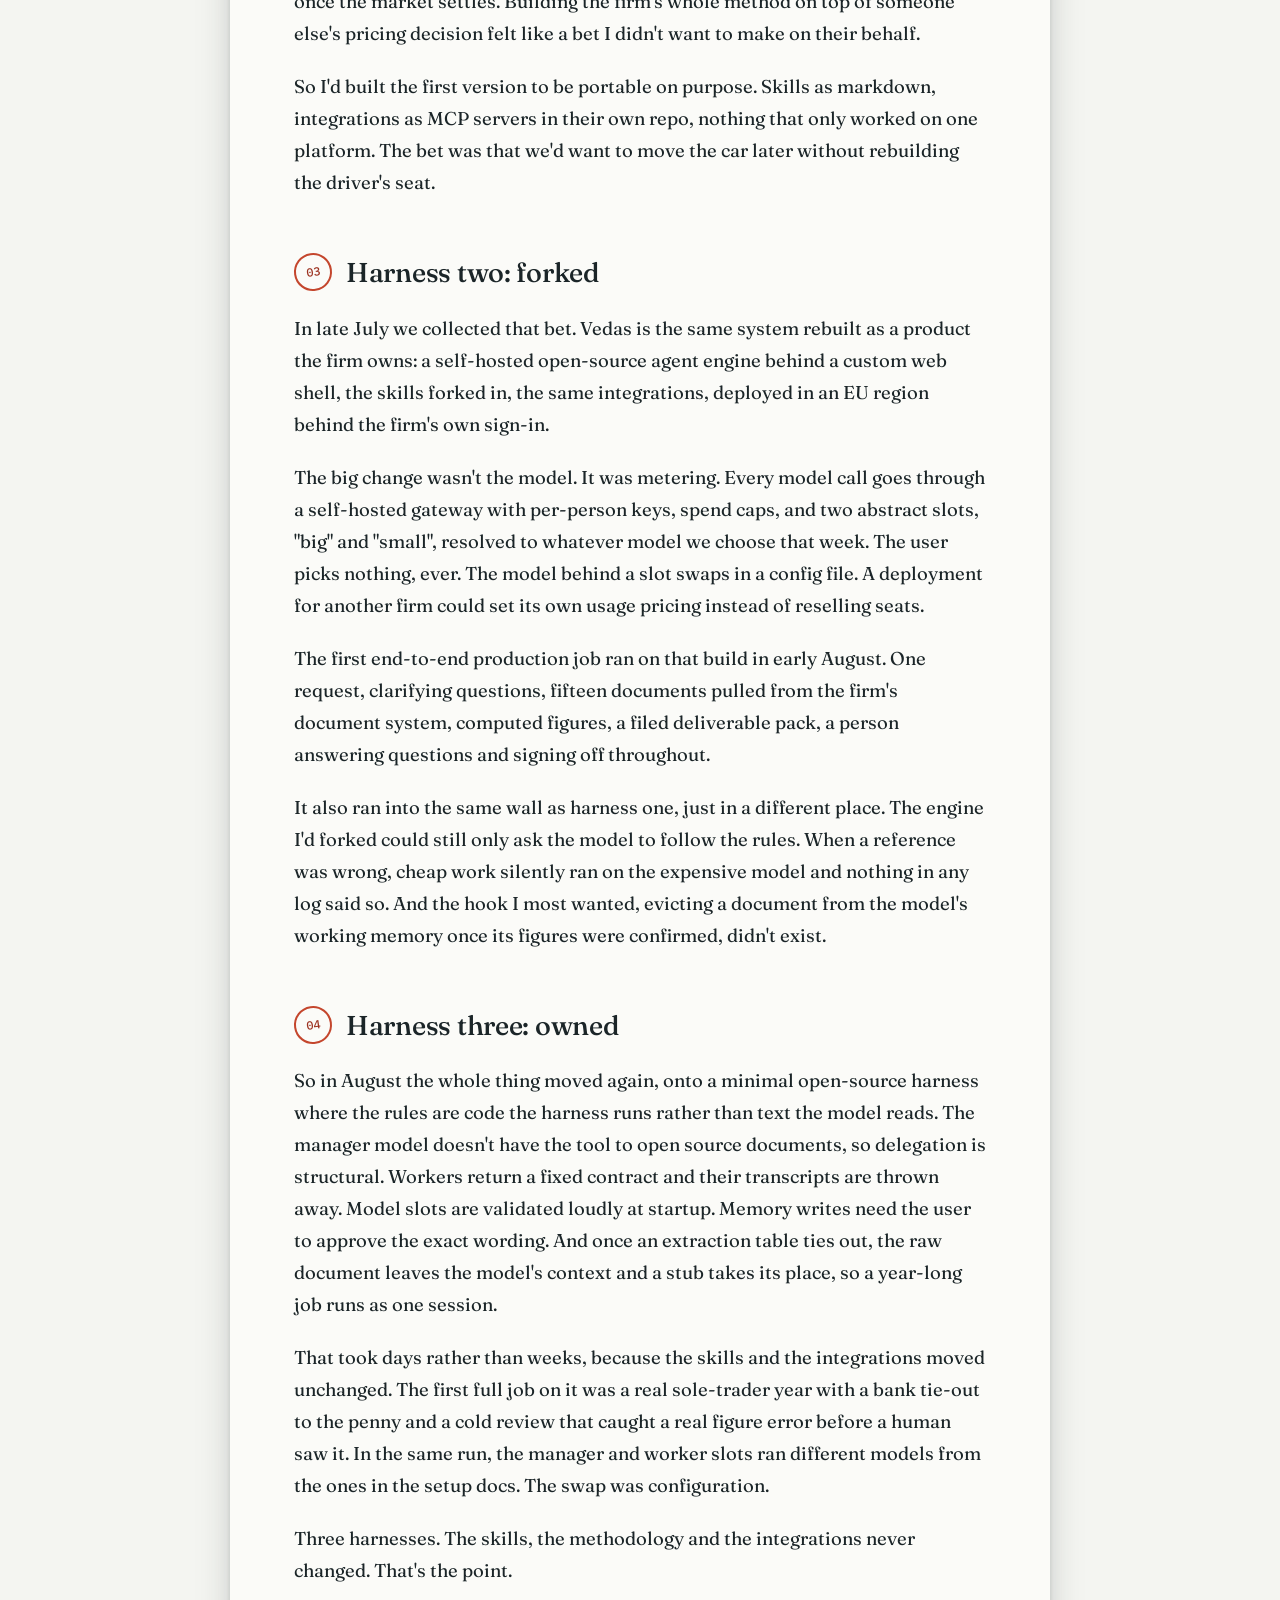
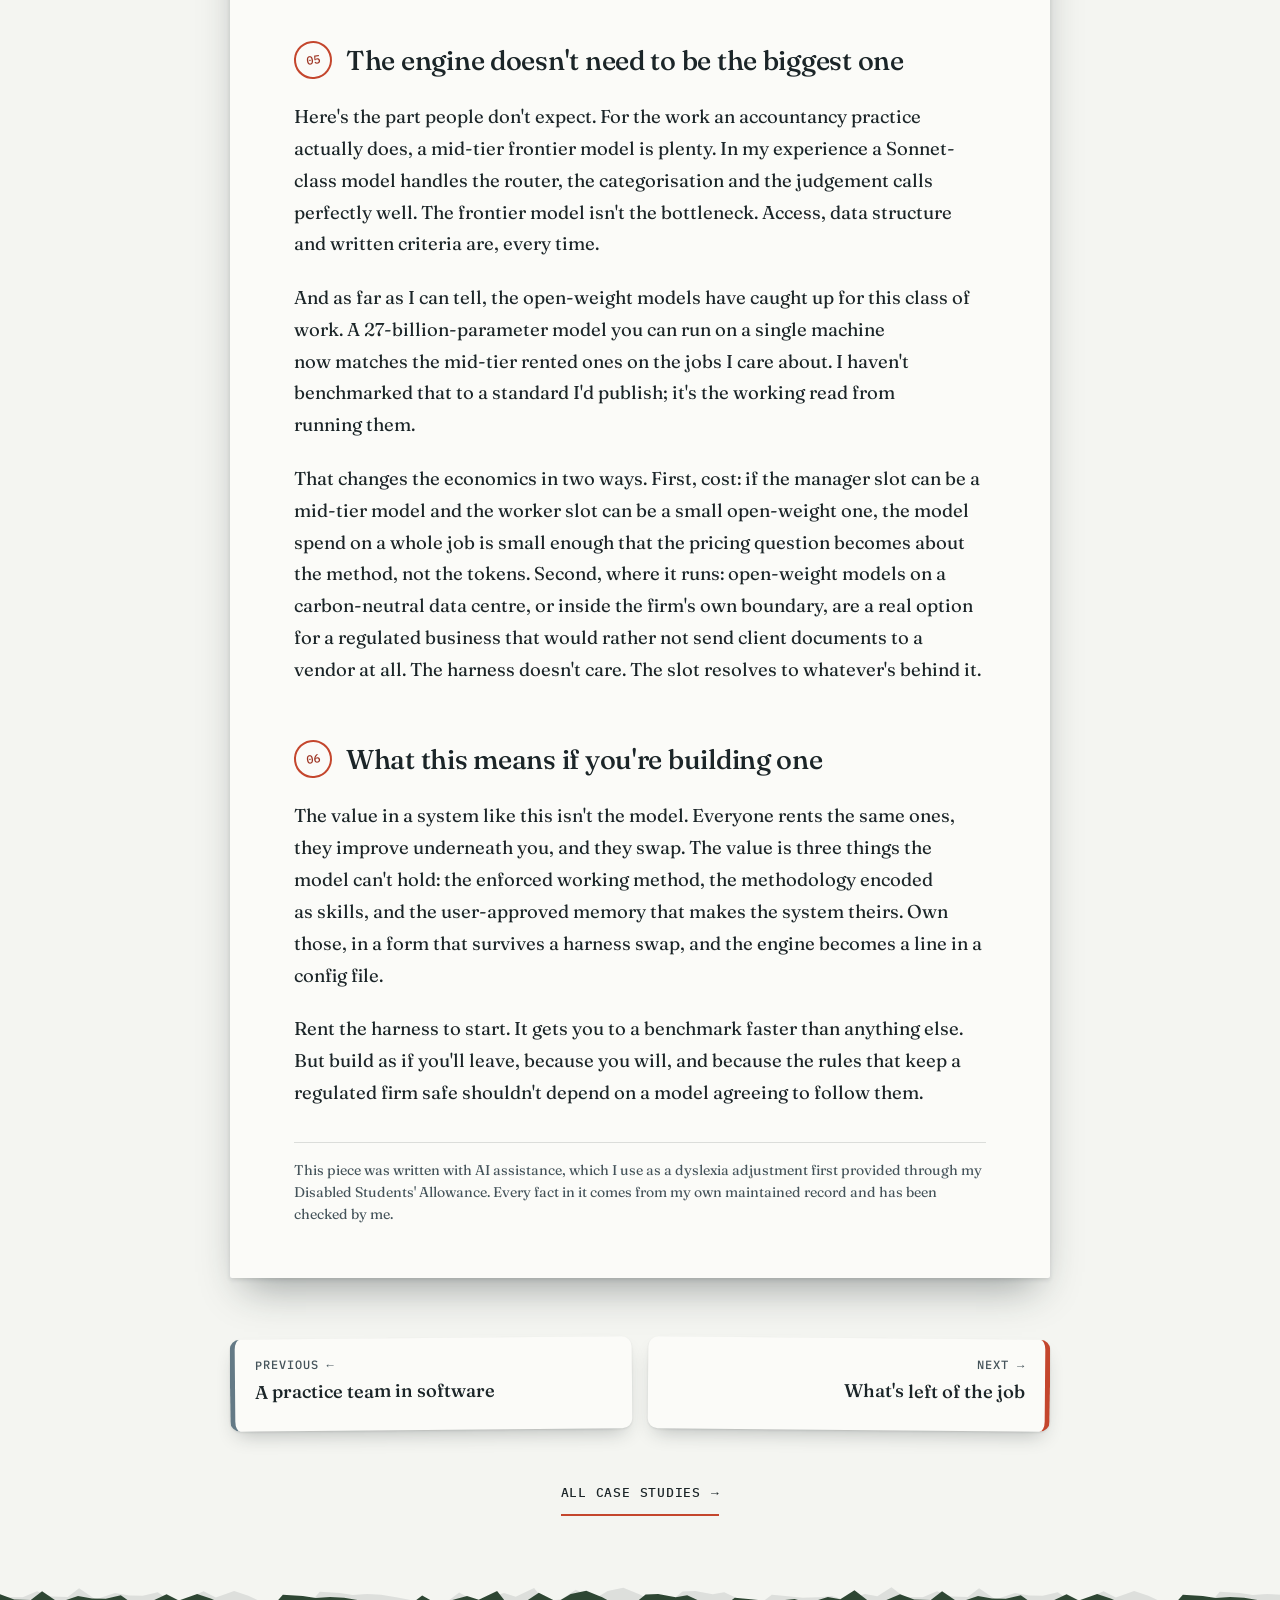
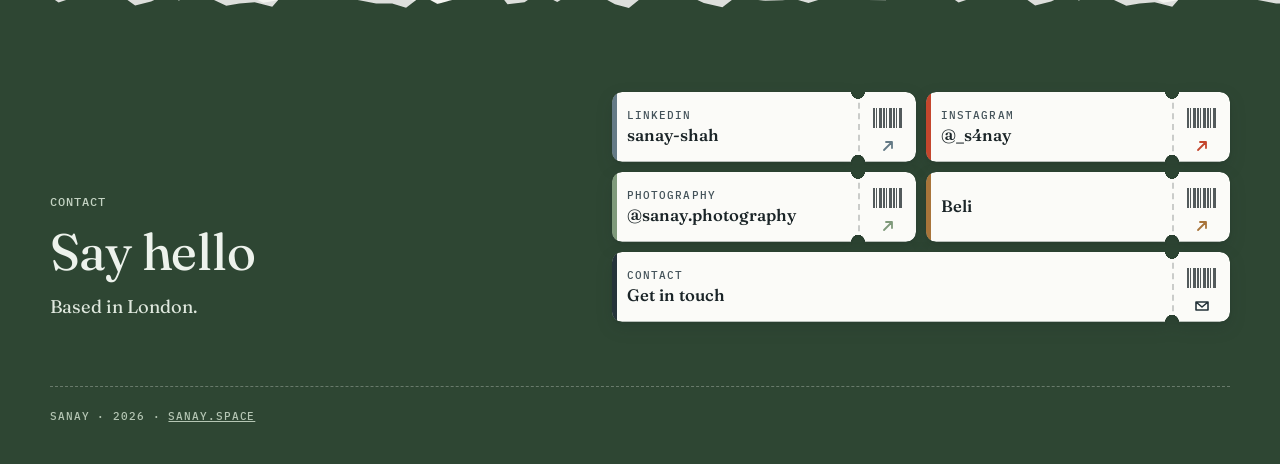
<file: case-studies/the-engine-and-the-car.html>
<!DOCTYPE html>
<html lang="en-GB" class="no-js">
<head>
  <meta charset="utf-8" />
  <meta name="viewport" content="width=device-width, initial-scale=1, viewport-fit=cover" />
  <script>document.documentElement.classList.replace("no-js", "js");</script>
  <title>The engine and the car · Sanay</title>
  <meta name="description" content="The same system ran on three different harnesses between June and August. Same skills, same integrations, same rules. Where the value actually sits when the model is a line in a config file." />
  <link rel="canonical" href="https://sanay.space/case-studies/the-engine-and-the-car.html" />
  <meta name="theme-color" content="#d7e3e3" />
  <meta property="og:type" content="article" />
  <meta property="og:site_name" content="sanay.space" />
  <meta property="og:url" content="https://sanay.space/case-studies/the-engine-and-the-car.html" />
  <meta property="og:title" content="The engine and the car · Sanay" />
  <meta property="og:description" content="The same system ran on three different harnesses between June and August. Same skills, same integrations, same rules. Where the value actually sits when the model is a line in a config file." />
  <meta property="og:image" content="https://sanay.space/assets/img/og.jpg" />
  <meta property="og:image:width" content="1200" />
  <meta property="og:image:height" content="630" />
  <meta name="twitter:card" content="summary_large_image" />
  <meta name="twitter:title" content="The engine and the car · Sanay" />
  <meta name="twitter:description" content="The same system ran on three different harnesses between June and August. Same skills, same integrations, same rules. Where the value actually sits when the model is a line in a config file." />
  <meta name="twitter:image" content="https://sanay.space/assets/img/og.jpg" />
  <link rel="icon" href="../assets/img/favicon.svg" type="image/svg+xml" />
  <link rel="preload" href="../assets/fonts/fraunces.woff2" as="font" type="font/woff2" crossorigin />
  <link rel="stylesheet" href="../assets/css/site.css" />
  <link rel="stylesheet" href="../assets/css/case-study.css" />
  <script src="../assets/js/site.js" defer></script>
</head>
<body class="cs-page">
  <a class="skip" href="#main">Skip to content</a>
  <svg width="0" height="0" style="position:absolute" aria-hidden="true" focusable="false">
    <defs>
      <filter id="ink" x="-5%" y="-5%" width="110%" height="110%">
        <feTurbulence type="fractalNoise" baseFrequency=".9" numOctaves="2" seed="4" result="n" />
        <feDisplacementMap in="SourceGraphic" in2="n" scale="1.8" xChannelSelector="R" yChannelSelector="G" result="d" />
        <feColorMatrix in="n" type="matrix" values="0 0 0 0 0  0 0 0 0 0  0 0 0 0 0  -2.2 0 0 0 2" result="m" />
        <feComposite in="d" in2="m" operator="in" />
      </filter>
      <symbol id="plane" viewBox="0 0 32 32">
        <path d="M2 15 L30 3 L21 29 L15 19 Z" fill="#fbfbf8" stroke="#1b2528" stroke-width="1.5" stroke-linejoin="round" />
        <path d="M30 3 L15 19 L13.5 26.5 L17.8 22" fill="#d9e2e0" stroke="#1b2528" stroke-width="1.5" stroke-linejoin="round" />
      </symbol>
      <symbol id="go" viewBox="0 0 16 16">
        <path d="M4 12 L12 4 M6 4 H12 V10" fill="none" stroke="currentColor" stroke-width="1.8" stroke-linecap="round" stroke-linejoin="round" />
      </symbol>
      <symbol id="mail" viewBox="0 0 16 16">
        <path d="M2 4 H14 V12 H2 Z M2 4 L8 9 L14 4" fill="none" stroke="currentColor" stroke-width="1.6" stroke-linejoin="round" />
      </symbol>
    </defs>
  </svg>
  <header class="cs-top">
    <div class="wrap topbar">
      <a class="wordmark" href="../"><span>sanay<b>.</b>space</span></a>
      <nav class="topnav" aria-label="Site">
        <a class="topnav__extra" href="../#story">Story</a>
        <a href="../map/">Full map</a>
        <a href="../case-studies/">Case studies</a>
        <a class="topnav__extra" href="../#contact">Contact</a>
      </nav>
    </div>
  </header>
  <div class="cs-progress" aria-hidden="true"><span></span><svg><use href="#plane" /></svg></div>

  <main id="main">
    <article class="cs">
      <header class="cs-head">
        <div class="wrap cs-head__inner">
          <p class="cs-head__row">
            <span class="stamp" style="--rot: -5deg">Case study<strong>04/08</strong>August 2026</span>
            <a class="cs-back" href="./">&larr; All case studies</a>
          </p>
          <p class="label">Work</p>
          <h1 class="cs-title">The engine and the car: why I moved our AI system three times in one summer</h1>
          <p class="cs-standfirst">The same system ran on three different harnesses between June and August. Same skills, same integrations, same rules. Where the value actually sits when the model is a line in a config file.</p>
          <p class="cs-meta">
            <img src="../assets/img/portrait-240.webp" alt="" width="40" height="40" />
            <span class="mono">Sanay · August 2026 · 5 min read</span>
          </p>
        </div>
      </header>

      <div class="wrap">
        <div class="sheet tape">
          <div class="prose">
        <p>The system I build for an accountancy firm has run on three different harnesses since June. Same skills, same integrations, same rules. Three engines under the same bonnet. This is why, and what it taught me about where the value in one of these systems actually sits.</p>
        <h2><span class="prose__n" aria-hidden="true">01</span>Engine, car, driver</h2>
        <p>The analogy I use with the partners: the model is the engine. The harness is the car. The harness is everything around the model that turns it into a system you can hand to an accountant: which tools it can reach, how it hands work to subagents, what it remembers, what it forgets, when it stops and asks a person.</p>
        <p>Most of the industry sells you the engine and the car as one thing. You rent a platform, the model is bolted in, and the rules you care about are prompts you write and hope it follows. That's fine to start. It's what we did.</p>
        <h2><span class="prose__n" aria-hidden="true">02</span>Harness one: rented</h2>
        <p>The first production build ran on a commercial platform. The router and forty-odd specialist skills were markdown. The integrations were standard connectors. It worked, it was benchmarked against the firm's best staff in July, and it's still in production today.</p>
        <p>Two things bothered me even while it was working. The rules that mattered were requests, not guarantees. "Delegate the mechanical work to the cheap model" held until it didn't, and when it stopped holding, the expensive model was quietly doing extraction at about eleven times the input price. And the per-seat pricing looked subsidised to me, in a way I'd expect to move to usage-based once the market settles. Building the firm's whole method on top of someone else's pricing decision felt like a bet I didn't want to make on their behalf.</p>
        <p>So I'd built the first version to be portable on purpose. Skills as markdown, integrations as MCP servers in their own repo, nothing that only worked on one platform. The bet was that we'd want to move the car later without rebuilding the driver's seat.</p>
        <h2><span class="prose__n" aria-hidden="true">03</span>Harness two: forked</h2>
        <p>In late July we collected that bet. Vedas is the same system rebuilt as a product the firm owns: a self-hosted open-source agent engine behind a custom web shell, the skills forked in, the same integrations, deployed in an EU region behind the firm's own sign-in.</p>
        <p>The big change wasn't the model. It was metering. Every model call goes through a self-hosted gateway with per-person keys, spend caps, and two abstract slots, "big" and "small", resolved to whatever model we choose that week. The user picks nothing, ever. The model behind a slot swaps in a config file. A deployment for another firm could set its own usage pricing instead of reselling seats.</p>
        <p>The first end-to-end production job ran on that build in early August. One request, clarifying questions, fifteen documents pulled from the firm's document system, computed figures, a filed deliverable pack, a person answering questions and signing off throughout.</p>
        <p>It also ran into the same wall as harness one, just in a different place. The engine I'd forked could still only ask the model to follow the rules. When a reference was wrong, cheap work silently ran on the expensive model and nothing in any log said so. And the hook I most wanted, evicting a document from the model's working memory once its figures were confirmed, didn't exist.</p>
        <h2><span class="prose__n" aria-hidden="true">04</span>Harness three: owned</h2>
        <p>So in August the whole thing moved again, onto a minimal open-source harness where the rules are code the harness runs rather than text the model reads. The manager model doesn't have the tool to open source documents, so delegation is structural. Workers return a fixed contract and their transcripts are thrown away. Model slots are validated loudly at startup. Memory writes need the user to approve the exact wording. And once an extraction table ties out, the raw document leaves the model's context and a stub takes its place, so a year-long job runs as one session.</p>
        <p>That took days rather than weeks, because the skills and the integrations moved unchanged. The first full job on it was a real sole-trader year with a bank tie-out to the penny and a cold review that caught a real figure error before a human saw it. In the same run, the manager and worker slots ran different models from the ones in the setup docs. The swap was configuration.</p>
        <p>Three harnesses. The skills, the methodology and the integrations never changed. That's the point.</p>
        <h2><span class="prose__n" aria-hidden="true">05</span>The engine doesn't need to be the biggest one</h2>
        <p>Here's the part people don't expect. For the work an accountancy practice actually does, a mid-tier frontier model is plenty. In my experience a Sonnet-class model handles the router, the categorisation and the judgement calls perfectly well. The frontier model isn't the bottleneck. Access, data structure and written criteria are, every time.</p>
        <p>And as far as I can tell, the open-weight models have caught up for this class of work. A 27-billion-parameter model you can run on a single machine now matches the mid-tier rented ones on the jobs I care about. I haven't benchmarked that to a standard I'd publish; it's the working read from running them.</p>
        <p>That changes the economics in two ways. First, cost: if the manager slot can be a mid-tier model and the worker slot can be a small open-weight one, the model spend on a whole job is small enough that the pricing question becomes about the method, not the tokens. Second, where it runs: open-weight models on a carbon-neutral data centre, or inside the firm's own boundary, are a real option for a regulated business that would rather not send client documents to a vendor at all. The harness doesn't care. The slot resolves to whatever's behind it.</p>
        <h2><span class="prose__n" aria-hidden="true">06</span>What this means if you're building one</h2>
        <p>The value in a system like this isn't the model. Everyone rents the same ones, they improve underneath you, and they swap. The value is three things the model can't hold: the enforced working method, the methodology encoded as skills, and the user-approved memory that makes the system theirs. Own those, in a form that survives a harness swap, and the engine becomes a line in a config file.</p>
        <p>Rent the harness to start. It gets you to a benchmark faster than anything else. But build as if you'll leave, because you will, and because the rules that keep a regulated firm safe shouldn't depend on a model agreeing to follow them.</p>
          </div>
          <p class="cs-disclosure">This piece was written with AI assistance, which I use as a dyslexia adjustment first provided through my Disabled Students&#x27; Allowance. Every fact in it comes from my own maintained record and has been checked by me.</p>
        </div>

        <nav class="cs-pager" aria-label="More case studies">
      <a class="cs-pager__card is-prev" href="a-practice-team-in-software.html">
        <span class="label">Previous <span aria-hidden="true">&larr;</span></span>
        <span class="cs-pager__title">A practice team in software</span>
      </a>
      <a class="cs-pager__card is-next" href="whats-left-of-the-job.html">
        <span class="label">Next <span aria-hidden="true">&rarr;</span></span>
        <span class="cs-pager__title">What&#x27;s left of the job</span>
      </a>
        </nav>
        <p class="cs-all"><a class="more-link" href="./">All case studies <span aria-hidden="true">&rarr;</span></a></p>
      </div>
    </article>
  </main>

  <footer class="section torn foot foot--small" id="contact">
    <div class="wrap">
      <div class="foot__grid">
        <div>
          <p class="label">Contact</p>
          <h2 class="foot__title">Say hello</h2>
          <p class="foot__where">Based in London.</p>
        </div>
        <ul class="passes" aria-label="Find me elsewhere">
          <li><a class="pass pass--li" href="https://www.linkedin.com/in/sanay-shah/" target="_blank" rel="noopener"><span class="pass__paper"><span class="pass__body"><span class="pass__label">LinkedIn</span><span class="pass__dest">sanay-shah</span></span><span class="pass__stub" aria-hidden="true"><span class="pass__bar"></span><svg><use href="#go" /></svg></span></span></a></li>
          <li><a class="pass pass--ig" href="https://www.instagram.com/_s4nay/" target="_blank" rel="noopener"><span class="pass__paper"><span class="pass__body"><span class="pass__label">Instagram</span><span class="pass__dest">@_s4nay</span></span><span class="pass__stub" aria-hidden="true"><span class="pass__bar"></span><svg><use href="#go" /></svg></span></span></a></li>
          <li><a class="pass pass--ph" href="https://www.instagram.com/sanay.photography/" target="_blank" rel="noopener"><span class="pass__paper"><span class="pass__body"><span class="pass__label">Photography</span><span class="pass__dest">@sanay<wbr>.photography</span></span><span class="pass__stub" aria-hidden="true"><span class="pass__bar"></span><svg><use href="#go" /></svg></span></span></a></li>
          <li><a class="pass pass--beli" href="https://beliapp.co/app/Sanyo14" target="_blank" rel="noopener"><span class="pass__paper"><span class="pass__body"><span class="pass__dest">Beli</span></span><span class="pass__stub" aria-hidden="true"><span class="pass__bar"></span><svg><use href="#go" /></svg></span></span></a></li>
          <li class="passes__wide"><a class="pass pass--mail" href="https://tally.so/r/GeeyVk" target="_blank" rel="noopener"><span class="pass__paper"><span class="pass__body"><span class="pass__label">Contact</span><span class="pass__dest">Get in touch</span></span><span class="pass__stub" aria-hidden="true"><span class="pass__bar"></span><svg><use href="#mail" /></svg></span></span></a></li>
        </ul>
      </div>
      <div class="foot__small">
        <p class="mono">Sanay · 2026 · <a href="../">sanay.space</a></p>
      </div>
    </div>
  </footer>
</body>
</html>
</file>
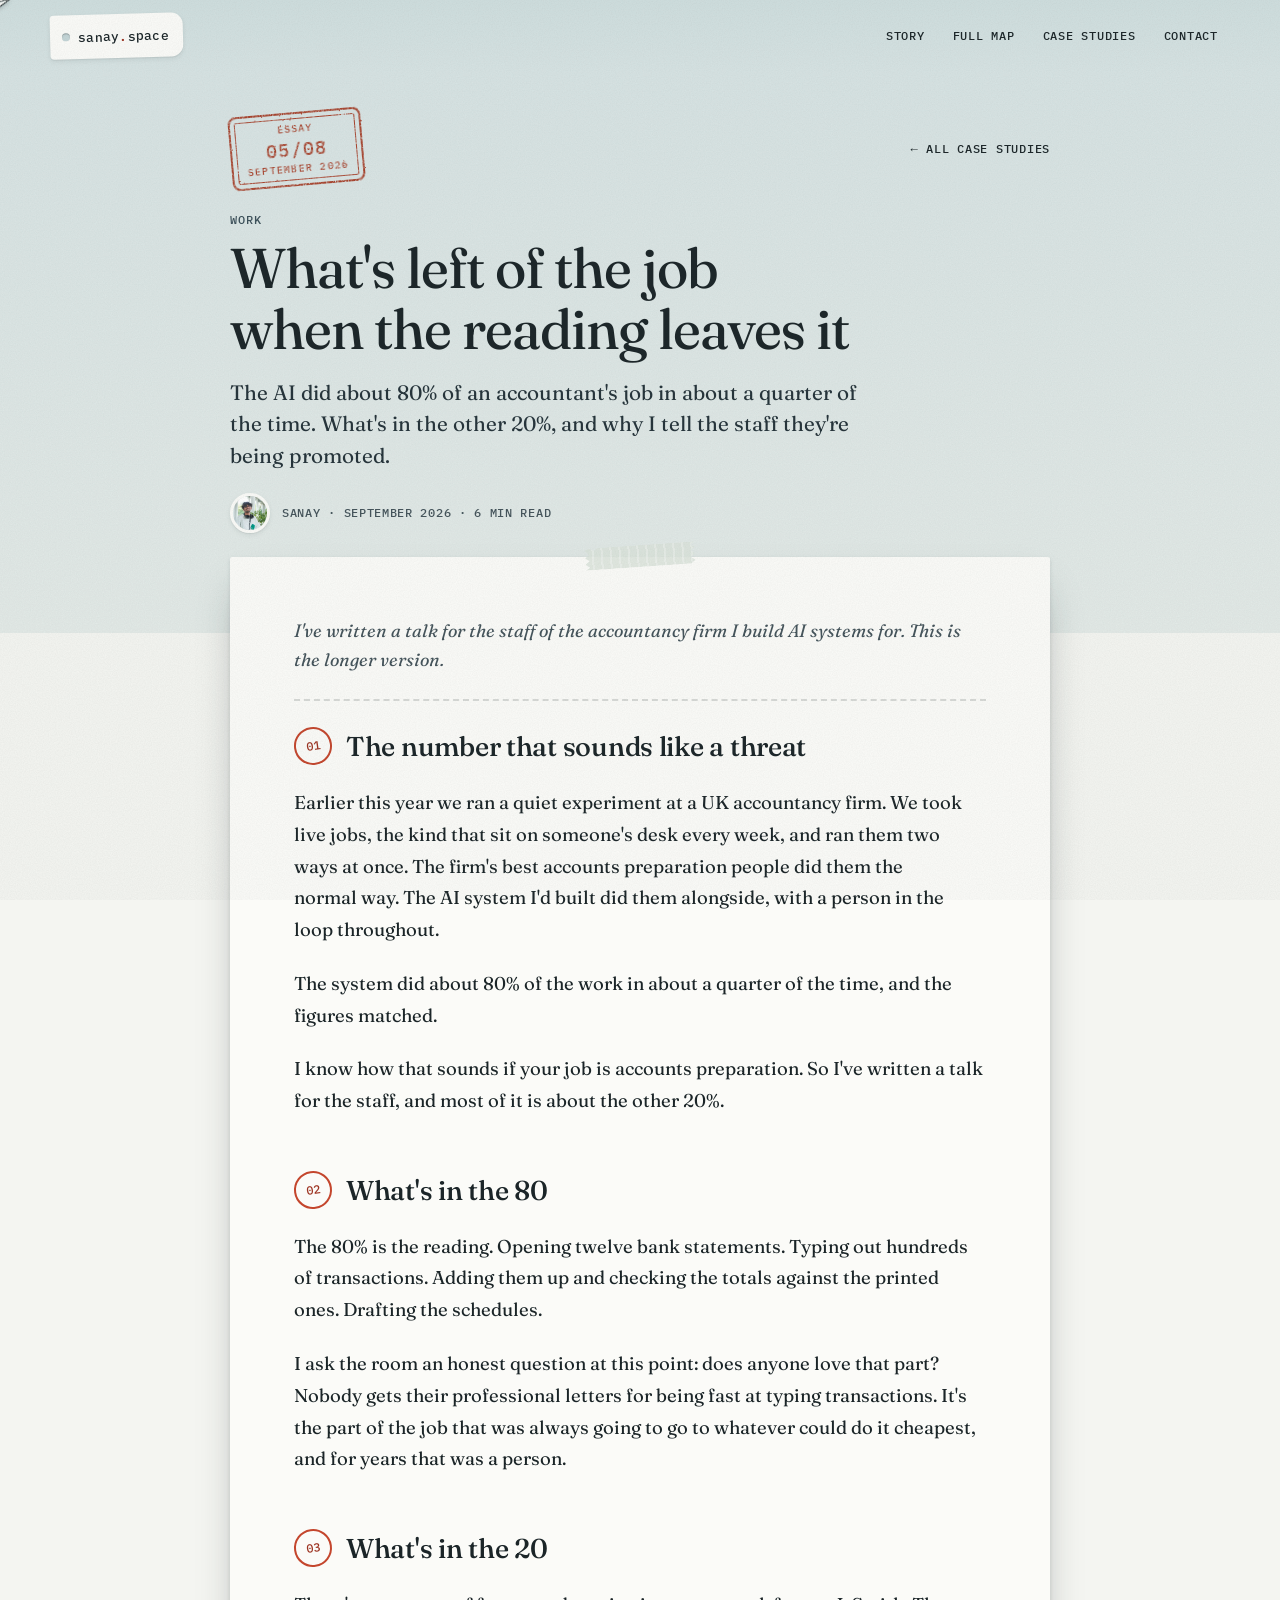
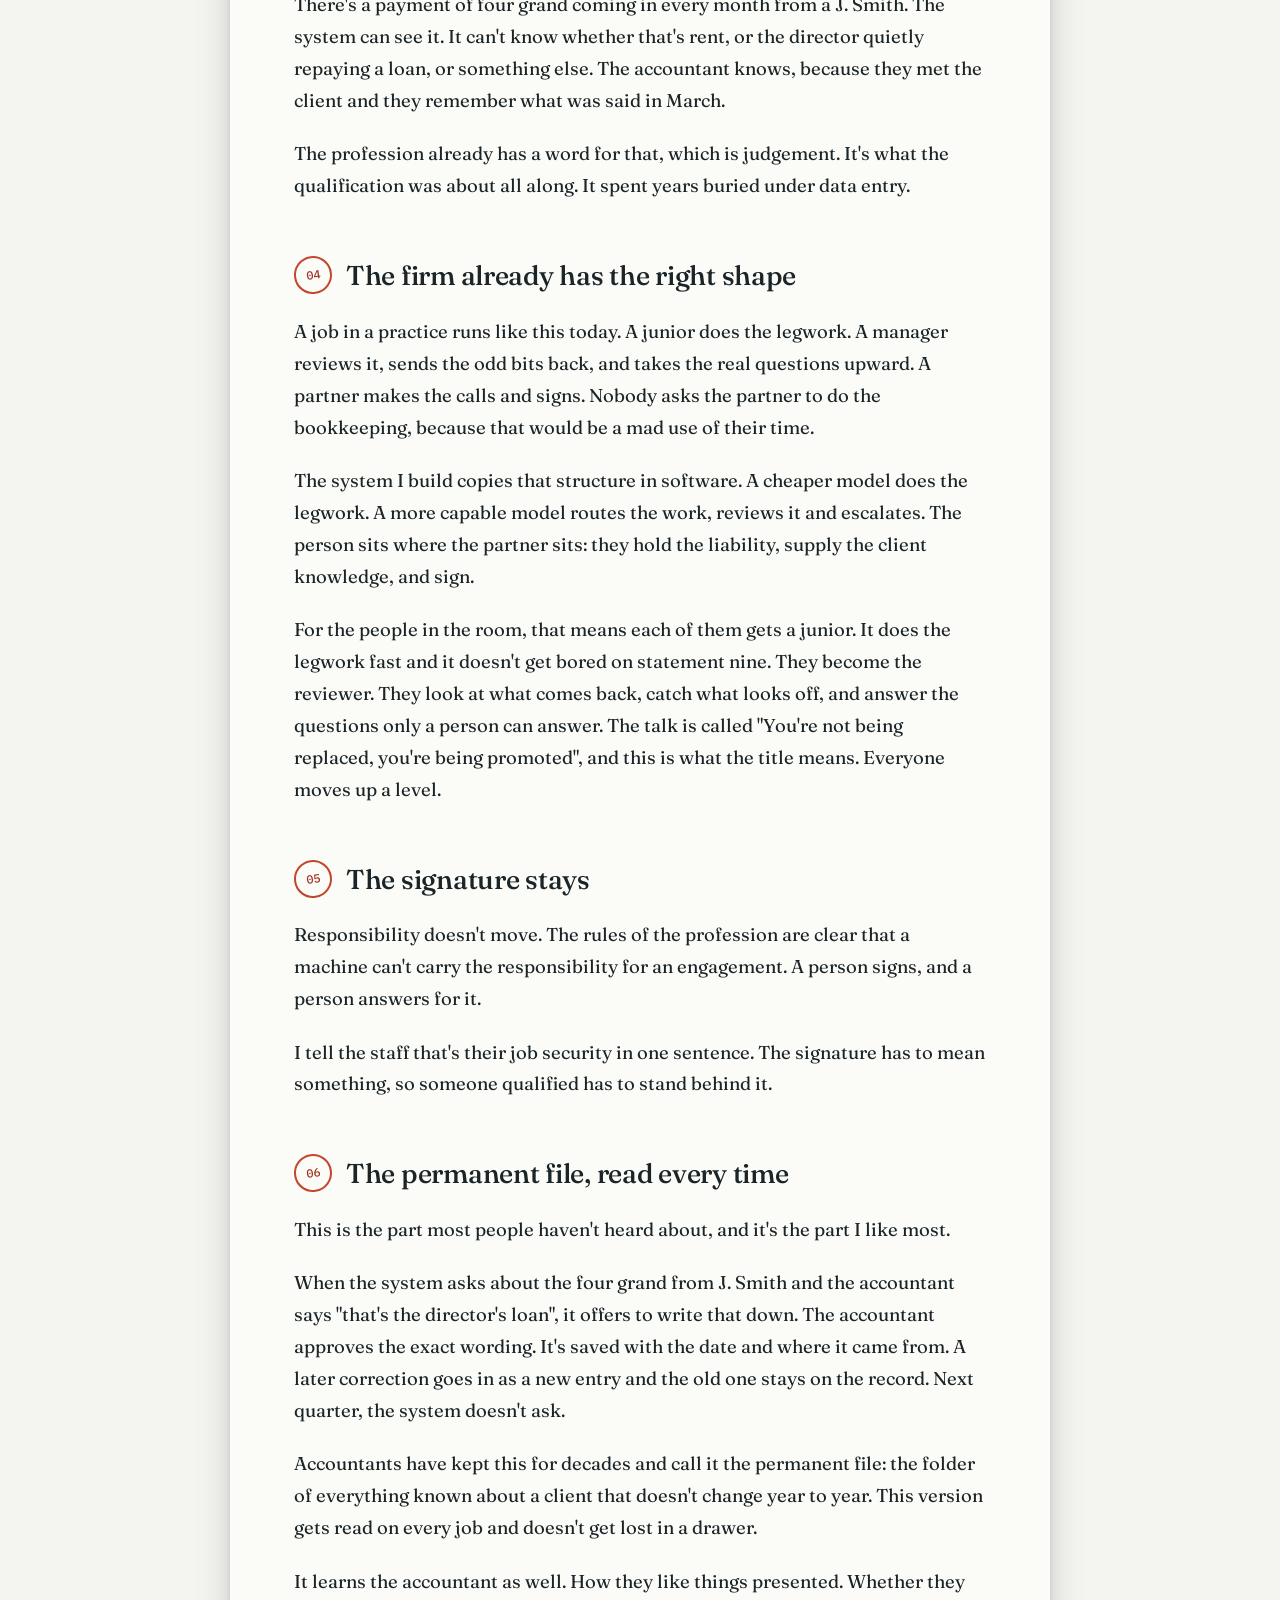
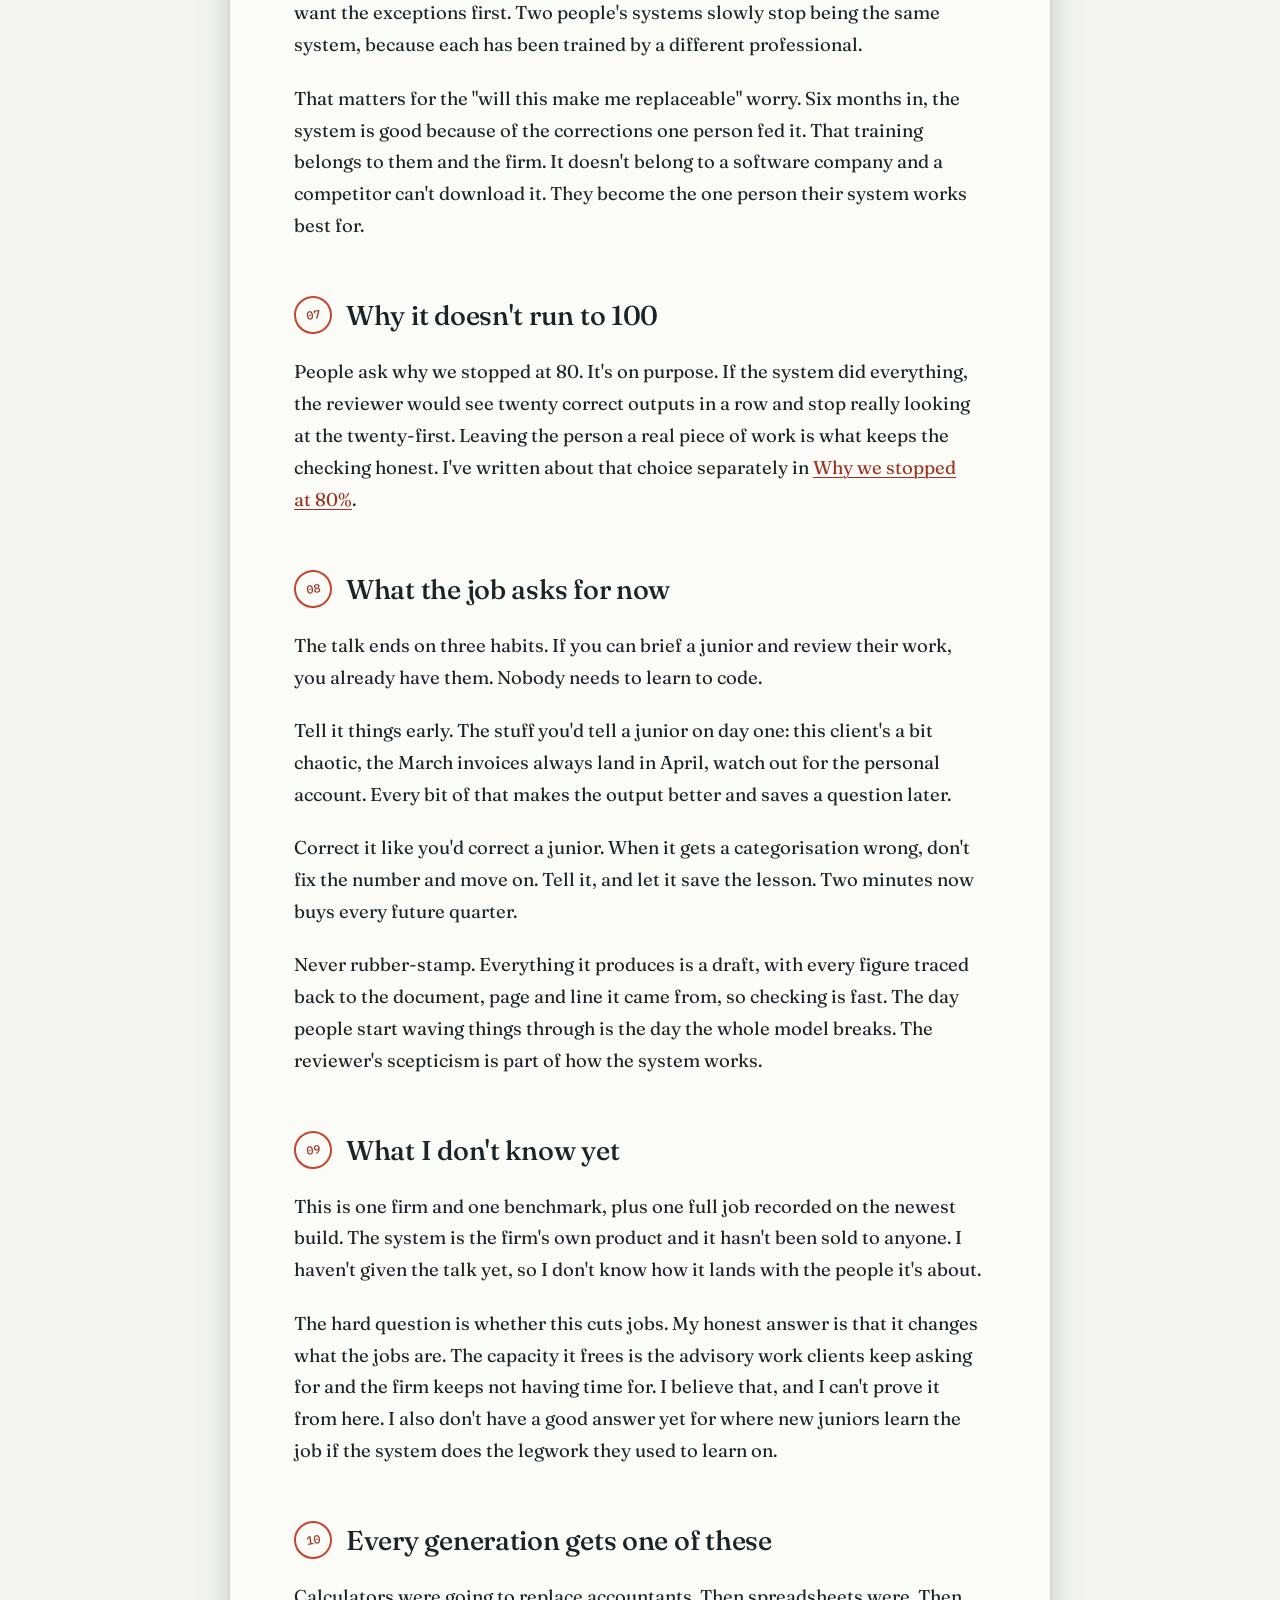
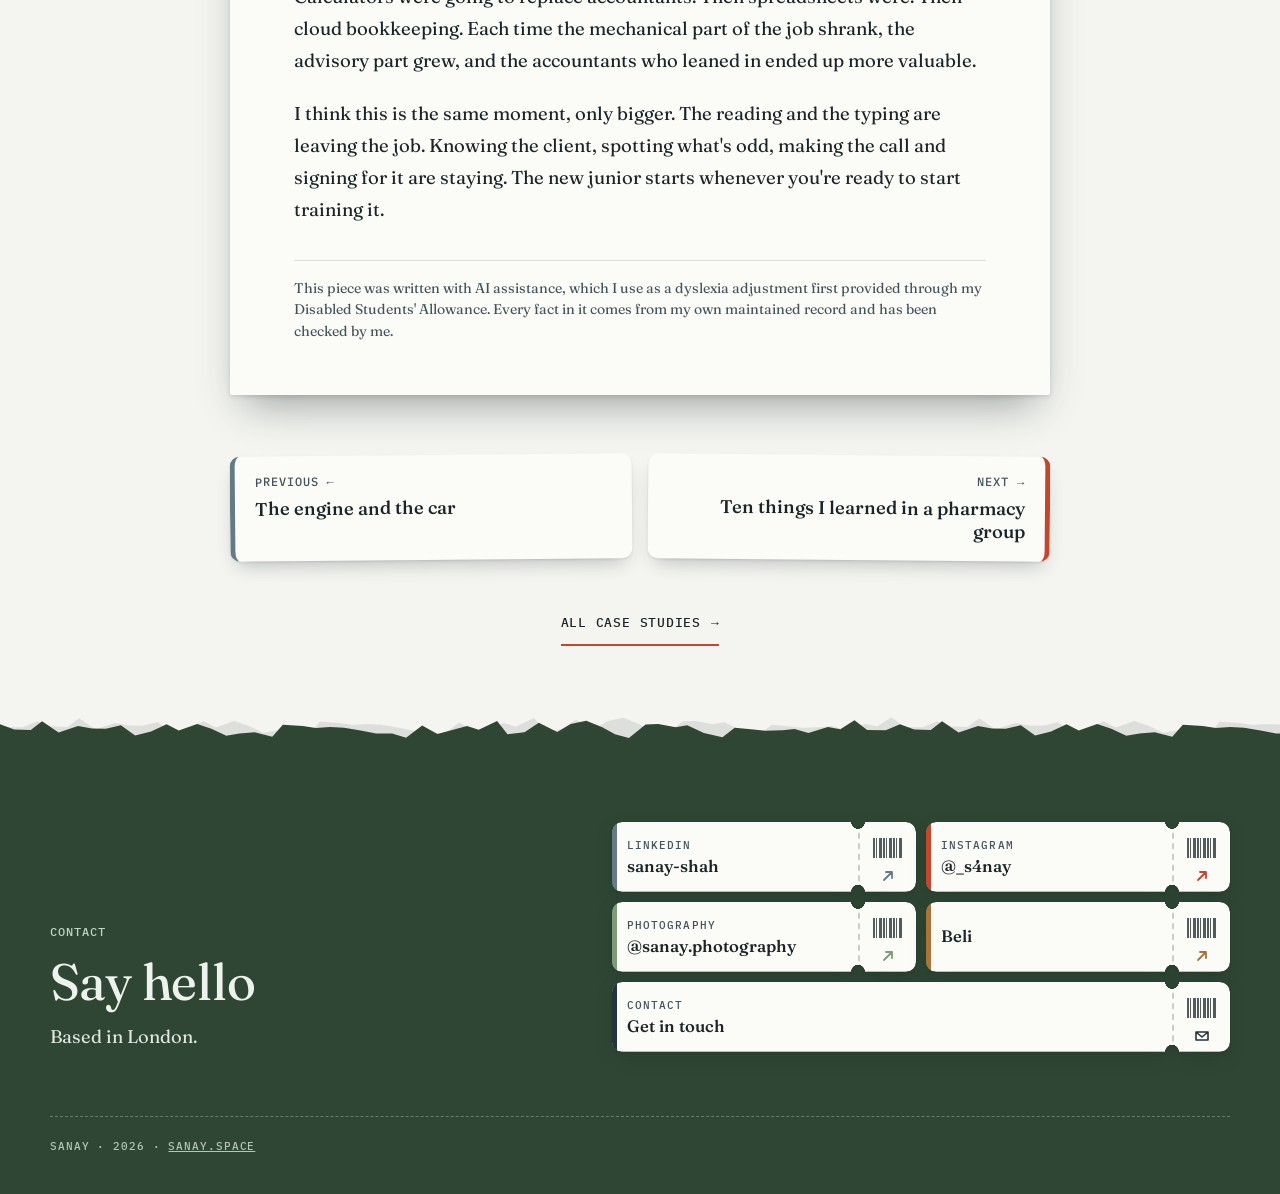
<file: case-studies/whats-left-of-the-job.html>
<!DOCTYPE html>
<html lang="en-GB" class="no-js">
<head>
  <meta charset="utf-8" />
  <meta name="viewport" content="width=device-width, initial-scale=1, viewport-fit=cover" />
  <script>document.documentElement.classList.replace("no-js", "js");</script>
  <title>What&#x27;s left of the job · Sanay</title>
  <meta name="description" content="The AI did about 80% of an accountant&#x27;s job in about a quarter of the time. What&#x27;s in the other 20%, and why I tell the staff they&#x27;re being promoted." />
  <link rel="canonical" href="https://sanay.space/case-studies/whats-left-of-the-job.html" />
  <meta name="theme-color" content="#d7e3e3" />
  <meta property="og:type" content="article" />
  <meta property="og:site_name" content="sanay.space" />
  <meta property="og:url" content="https://sanay.space/case-studies/whats-left-of-the-job.html" />
  <meta property="og:title" content="What&#x27;s left of the job · Sanay" />
  <meta property="og:description" content="The AI did about 80% of an accountant&#x27;s job in about a quarter of the time. What&#x27;s in the other 20%, and why I tell the staff they&#x27;re being promoted." />
  <meta property="og:image" content="https://sanay.space/assets/img/og.jpg" />
  <meta property="og:image:width" content="1200" />
  <meta property="og:image:height" content="630" />
  <meta name="twitter:card" content="summary_large_image" />
  <meta name="twitter:title" content="What&#x27;s left of the job · Sanay" />
  <meta name="twitter:description" content="The AI did about 80% of an accountant&#x27;s job in about a quarter of the time. What&#x27;s in the other 20%, and why I tell the staff they&#x27;re being promoted." />
  <meta name="twitter:image" content="https://sanay.space/assets/img/og.jpg" />
  <link rel="icon" href="../assets/img/favicon.svg" type="image/svg+xml" />
  <link rel="preload" href="../assets/fonts/fraunces.woff2" as="font" type="font/woff2" crossorigin />
  <link rel="stylesheet" href="../assets/css/site.css" />
  <link rel="stylesheet" href="../assets/css/case-study.css" />
  <script src="../assets/js/site.js" defer></script>
</head>
<body class="cs-page">
  <a class="skip" href="#main">Skip to content</a>
  <svg width="0" height="0" style="position:absolute" aria-hidden="true" focusable="false">
    <defs>
      <filter id="ink" x="-5%" y="-5%" width="110%" height="110%">
        <feTurbulence type="fractalNoise" baseFrequency=".9" numOctaves="2" seed="4" result="n" />
        <feDisplacementMap in="SourceGraphic" in2="n" scale="1.8" xChannelSelector="R" yChannelSelector="G" result="d" />
        <feColorMatrix in="n" type="matrix" values="0 0 0 0 0  0 0 0 0 0  0 0 0 0 0  -2.2 0 0 0 2" result="m" />
        <feComposite in="d" in2="m" operator="in" />
      </filter>
      <symbol id="plane" viewBox="0 0 32 32">
        <path d="M2 15 L30 3 L21 29 L15 19 Z" fill="#fbfbf8" stroke="#1b2528" stroke-width="1.5" stroke-linejoin="round" />
        <path d="M30 3 L15 19 L13.5 26.5 L17.8 22" fill="#d9e2e0" stroke="#1b2528" stroke-width="1.5" stroke-linejoin="round" />
      </symbol>
      <symbol id="go" viewBox="0 0 16 16">
        <path d="M4 12 L12 4 M6 4 H12 V10" fill="none" stroke="currentColor" stroke-width="1.8" stroke-linecap="round" stroke-linejoin="round" />
      </symbol>
      <symbol id="mail" viewBox="0 0 16 16">
        <path d="M2 4 H14 V12 H2 Z M2 4 L8 9 L14 4" fill="none" stroke="currentColor" stroke-width="1.6" stroke-linejoin="round" />
      </symbol>
    </defs>
  </svg>
  <header class="cs-top">
    <div class="wrap topbar">
      <a class="wordmark" href="../"><span>sanay<b>.</b>space</span></a>
      <nav class="topnav" aria-label="Site">
        <a class="topnav__extra" href="../#story">Story</a>
        <a href="../map/">Full map</a>
        <a href="../case-studies/">Case studies</a>
        <a class="topnav__extra" href="../#contact">Contact</a>
      </nav>
    </div>
  </header>
  <div class="cs-progress" aria-hidden="true"><span></span><svg><use href="#plane" /></svg></div>

  <main id="main">
    <article class="cs">
      <header class="cs-head">
        <div class="wrap cs-head__inner">
          <p class="cs-head__row">
            <span class="stamp" style="--rot: -5deg">Essay<strong>05/08</strong>September 2026</span>
            <a class="cs-back" href="./">&larr; All case studies</a>
          </p>
          <p class="label">Work</p>
          <h1 class="cs-title">What&#x27;s left of the job when the reading leaves it</h1>
          <p class="cs-standfirst">The AI did about 80% of an accountant&#x27;s job in about a quarter of the time. What&#x27;s in the other 20%, and why I tell the staff they&#x27;re being promoted.</p>
          <p class="cs-meta">
            <img src="../assets/img/portrait-240.webp" alt="" width="40" height="40" />
            <span class="mono">Sanay · September 2026 · 6 min read</span>
          </p>
        </div>
      </header>

      <div class="wrap">
        <div class="sheet tape">
        <p class="cs-intro">I've written a talk for the staff of the accountancy firm I build AI systems for. This is the longer version.</p>
          <div class="prose">
        <h2><span class="prose__n" aria-hidden="true">01</span>The number that sounds like a threat</h2>
        <p>Earlier this year we ran a quiet experiment at a UK accountancy firm. We took live jobs, the kind that sit on someone's desk every week, and ran them two ways at once. The firm's best accounts preparation people did them the normal way. The AI system I'd built did them alongside, with a person in the loop throughout.</p>
        <p>The system did about 80% of the work in about a quarter of the time, and the figures matched.</p>
        <p>I know how that sounds if your job is accounts preparation. So I've written a talk for the staff, and most of it is about the other 20%.</p>
        <h2><span class="prose__n" aria-hidden="true">02</span>What's in the 80</h2>
        <p>The 80% is the reading. Opening twelve bank statements. Typing out hundreds of transactions. Adding them up and checking the totals against the printed ones. Drafting the schedules.</p>
        <p>I ask the room an honest question at this point: does anyone love that part? Nobody gets their professional letters for being fast at typing transactions. It's the part of the job that was always going to go to whatever could do it cheapest, and for years that was a person.</p>
        <h2><span class="prose__n" aria-hidden="true">03</span>What's in the 20</h2>
        <p>There's a payment of four grand coming in every month from a J. Smith. The system can see it. It can't know whether that's rent, or the director quietly repaying a loan, or something else. The accountant knows, because they met the client and they remember what was said in March.</p>
        <p>The profession already has a word for that, which is judgement. It's what the qualification was about all along. It spent years buried under data entry.</p>
        <h2><span class="prose__n" aria-hidden="true">04</span>The firm already has the right shape</h2>
        <p>A job in a practice runs like this today. A junior does the legwork. A manager reviews it, sends the odd bits back, and takes the real questions upward. A partner makes the calls and signs. Nobody asks the partner to do the bookkeeping, because that would be a mad use of their time.</p>
        <p>The system I build copies that structure in software. A cheaper model does the legwork. A more capable model routes the work, reviews it and escalates. The person sits where the partner sits: they hold the liability, supply the client knowledge, and sign.</p>
        <p>For the people in the room, that means each of them gets a junior. It does the legwork fast and it doesn't get bored on statement nine. They become the reviewer. They look at what comes back, catch what looks off, and answer the questions only a person can answer. The talk is called "You're not being replaced, you're being promoted", and this is what the title means. Everyone moves up a level.</p>
        <h2><span class="prose__n" aria-hidden="true">05</span>The signature stays</h2>
        <p>Responsibility doesn't move. The rules of the profession are clear that a machine can't carry the responsibility for an engagement. A person signs, and a person answers for it.</p>
        <p>I tell the staff that's their job security in one sentence. The signature has to mean something, so someone qualified has to stand behind it.</p>
        <h2><span class="prose__n" aria-hidden="true">06</span>The permanent file, read every time</h2>
        <p>This is the part most people haven't heard about, and it's the part I like most.</p>
        <p>When the system asks about the four grand from J. Smith and the accountant says "that's the director's loan", it offers to write that down. The accountant approves the exact wording. It's saved with the date and where it came from. A later correction goes in as a new entry and the old one stays on the record. Next quarter, the system doesn't ask.</p>
        <p>Accountants have kept this for decades and call it the permanent file: the folder of everything known about a client that doesn't change year to year. This version gets read on every job and doesn't get lost in a drawer.</p>
        <p>It learns the accountant as well. How they like things presented. Whether they want the exceptions first. Two people's systems slowly stop being the same system, because each has been trained by a different professional.</p>
        <p>That matters for the "will this make me replaceable" worry. Six months in, the system is good because of the corrections one person fed it. That training belongs to them and the firm. It doesn't belong to a software company and a competitor can't download it. They become the one person their system works best for.</p>
        <h2><span class="prose__n" aria-hidden="true">07</span>Why it doesn't run to 100</h2>
        <p>People ask why we stopped at 80. It's on purpose. If the system did everything, the reviewer would see twenty correct outputs in a row and stop really looking at the twenty-first. Leaving the person a real piece of work is what keeps the checking honest. I've written about that choice separately in <a href="why-we-stopped-at-80.html">Why we stopped at 80%</a>.</p>
        <h2><span class="prose__n" aria-hidden="true">08</span>What the job asks for now</h2>
        <p>The talk ends on three habits. If you can brief a junior and review their work, you already have them. Nobody needs to learn to code.</p>
        <p>Tell it things early. The stuff you'd tell a junior on day one: this client's a bit chaotic, the March invoices always land in April, watch out for the personal account. Every bit of that makes the output better and saves a question later.</p>
        <p>Correct it like you'd correct a junior. When it gets a categorisation wrong, don't fix the number and move on. Tell it, and let it save the lesson. Two minutes now buys every future quarter.</p>
        <p>Never rubber-stamp. Everything it produces is a draft, with every figure traced back to the document, page and line it came from, so checking is fast. The day people start waving things through is the day the whole model breaks. The reviewer's scepticism is part of how the system works.</p>
        <h2><span class="prose__n" aria-hidden="true">09</span>What I don't know yet</h2>
        <p>This is one firm and one benchmark, plus one full job recorded on the newest build. The system is the firm's own product and it hasn't been sold to anyone. I haven't given the talk yet, so I don't know how it lands with the people it's about.</p>
        <p>The hard question is whether this cuts jobs. My honest answer is that it changes what the jobs are. The capacity it frees is the advisory work clients keep asking for and the firm keeps not having time for. I believe that, and I can't prove it from here. I also don't have a good answer yet for where new juniors learn the job if the system does the legwork they used to learn on.</p>
        <h2><span class="prose__n" aria-hidden="true">10</span>Every generation gets one of these</h2>
        <p>Calculators were going to replace accountants. Then spreadsheets were. Then cloud bookkeeping. Each time the mechanical part of the job shrank, the advisory part grew, and the accountants who leaned in ended up more valuable.</p>
        <p>I think this is the same moment, only bigger. The reading and the typing are leaving the job. Knowing the client, spotting what's odd, making the call and signing for it are staying. The new junior starts whenever you're ready to start training it.</p>
          </div>
          <p class="cs-disclosure">This piece was written with AI assistance, which I use as a dyslexia adjustment first provided through my Disabled Students&#x27; Allowance. Every fact in it comes from my own maintained record and has been checked by me.</p>
        </div>

        <nav class="cs-pager" aria-label="More case studies">
      <a class="cs-pager__card is-prev" href="the-engine-and-the-car.html">
        <span class="label">Previous <span aria-hidden="true">&larr;</span></span>
        <span class="cs-pager__title">The engine and the car</span>
      </a>
      <a class="cs-pager__card is-next" href="ten-things-pharmacy-group.html">
        <span class="label">Next <span aria-hidden="true">&rarr;</span></span>
        <span class="cs-pager__title">Ten things I learned in a pharmacy group</span>
      </a>
        </nav>
        <p class="cs-all"><a class="more-link" href="./">All case studies <span aria-hidden="true">&rarr;</span></a></p>
      </div>
    </article>
  </main>

  <footer class="section torn foot foot--small" id="contact">
    <div class="wrap">
      <div class="foot__grid">
        <div>
          <p class="label">Contact</p>
          <h2 class="foot__title">Say hello</h2>
          <p class="foot__where">Based in London.</p>
        </div>
        <ul class="passes" aria-label="Find me elsewhere">
          <li><a class="pass pass--li" href="https://www.linkedin.com/in/sanay-shah/" target="_blank" rel="noopener"><span class="pass__paper"><span class="pass__body"><span class="pass__label">LinkedIn</span><span class="pass__dest">sanay-shah</span></span><span class="pass__stub" aria-hidden="true"><span class="pass__bar"></span><svg><use href="#go" /></svg></span></span></a></li>
          <li><a class="pass pass--ig" href="https://www.instagram.com/_s4nay/" target="_blank" rel="noopener"><span class="pass__paper"><span class="pass__body"><span class="pass__label">Instagram</span><span class="pass__dest">@_s4nay</span></span><span class="pass__stub" aria-hidden="true"><span class="pass__bar"></span><svg><use href="#go" /></svg></span></span></a></li>
          <li><a class="pass pass--ph" href="https://www.instagram.com/sanay.photography/" target="_blank" rel="noopener"><span class="pass__paper"><span class="pass__body"><span class="pass__label">Photography</span><span class="pass__dest">@sanay<wbr>.photography</span></span><span class="pass__stub" aria-hidden="true"><span class="pass__bar"></span><svg><use href="#go" /></svg></span></span></a></li>
          <li><a class="pass pass--beli" href="https://beliapp.co/app/Sanyo14" target="_blank" rel="noopener"><span class="pass__paper"><span class="pass__body"><span class="pass__dest">Beli</span></span><span class="pass__stub" aria-hidden="true"><span class="pass__bar"></span><svg><use href="#go" /></svg></span></span></a></li>
          <li class="passes__wide"><a class="pass pass--mail" href="https://tally.so/r/GeeyVk" target="_blank" rel="noopener"><span class="pass__paper"><span class="pass__body"><span class="pass__label">Contact</span><span class="pass__dest">Get in touch</span></span><span class="pass__stub" aria-hidden="true"><span class="pass__bar"></span><svg><use href="#mail" /></svg></span></span></a></li>
        </ul>
      </div>
      <div class="foot__small">
        <p class="mono">Sanay · 2026 · <a href="../">sanay.space</a></p>
      </div>
    </div>
  </footer>
</body>
</html>
</file>
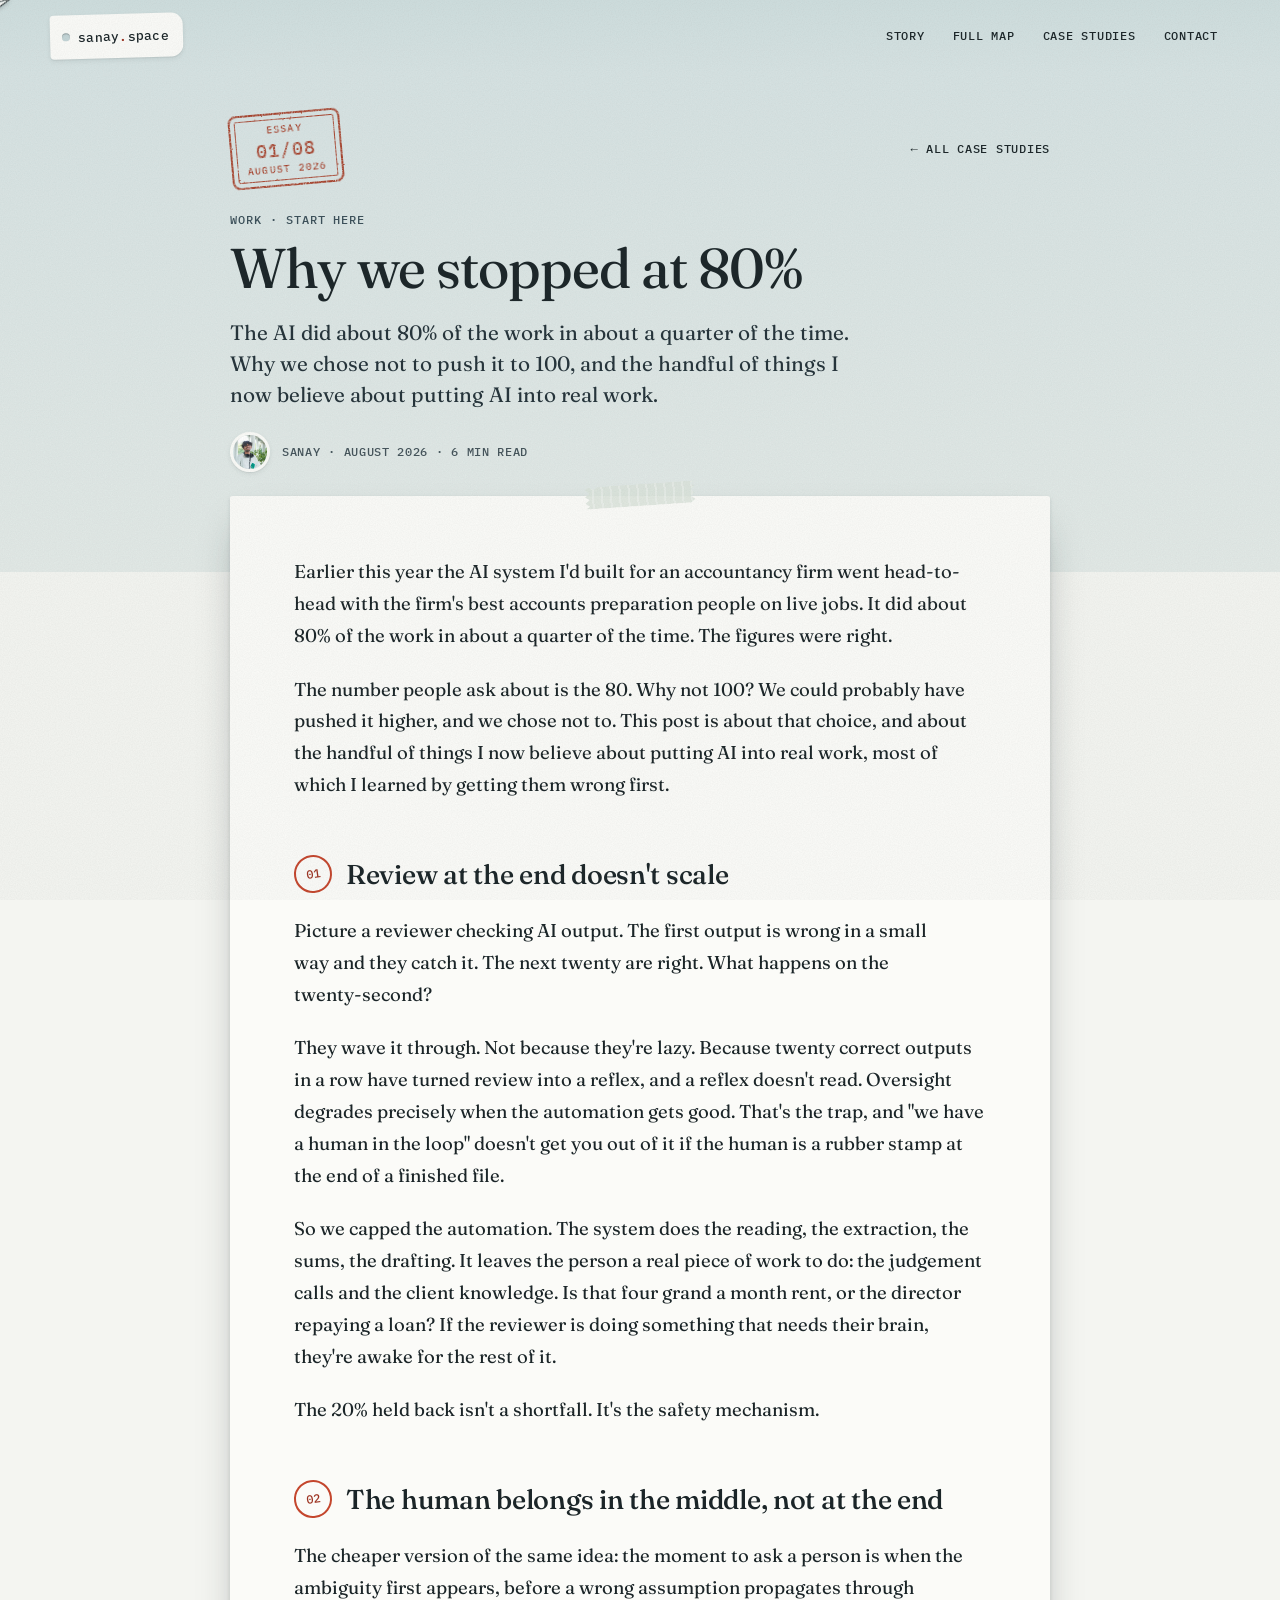
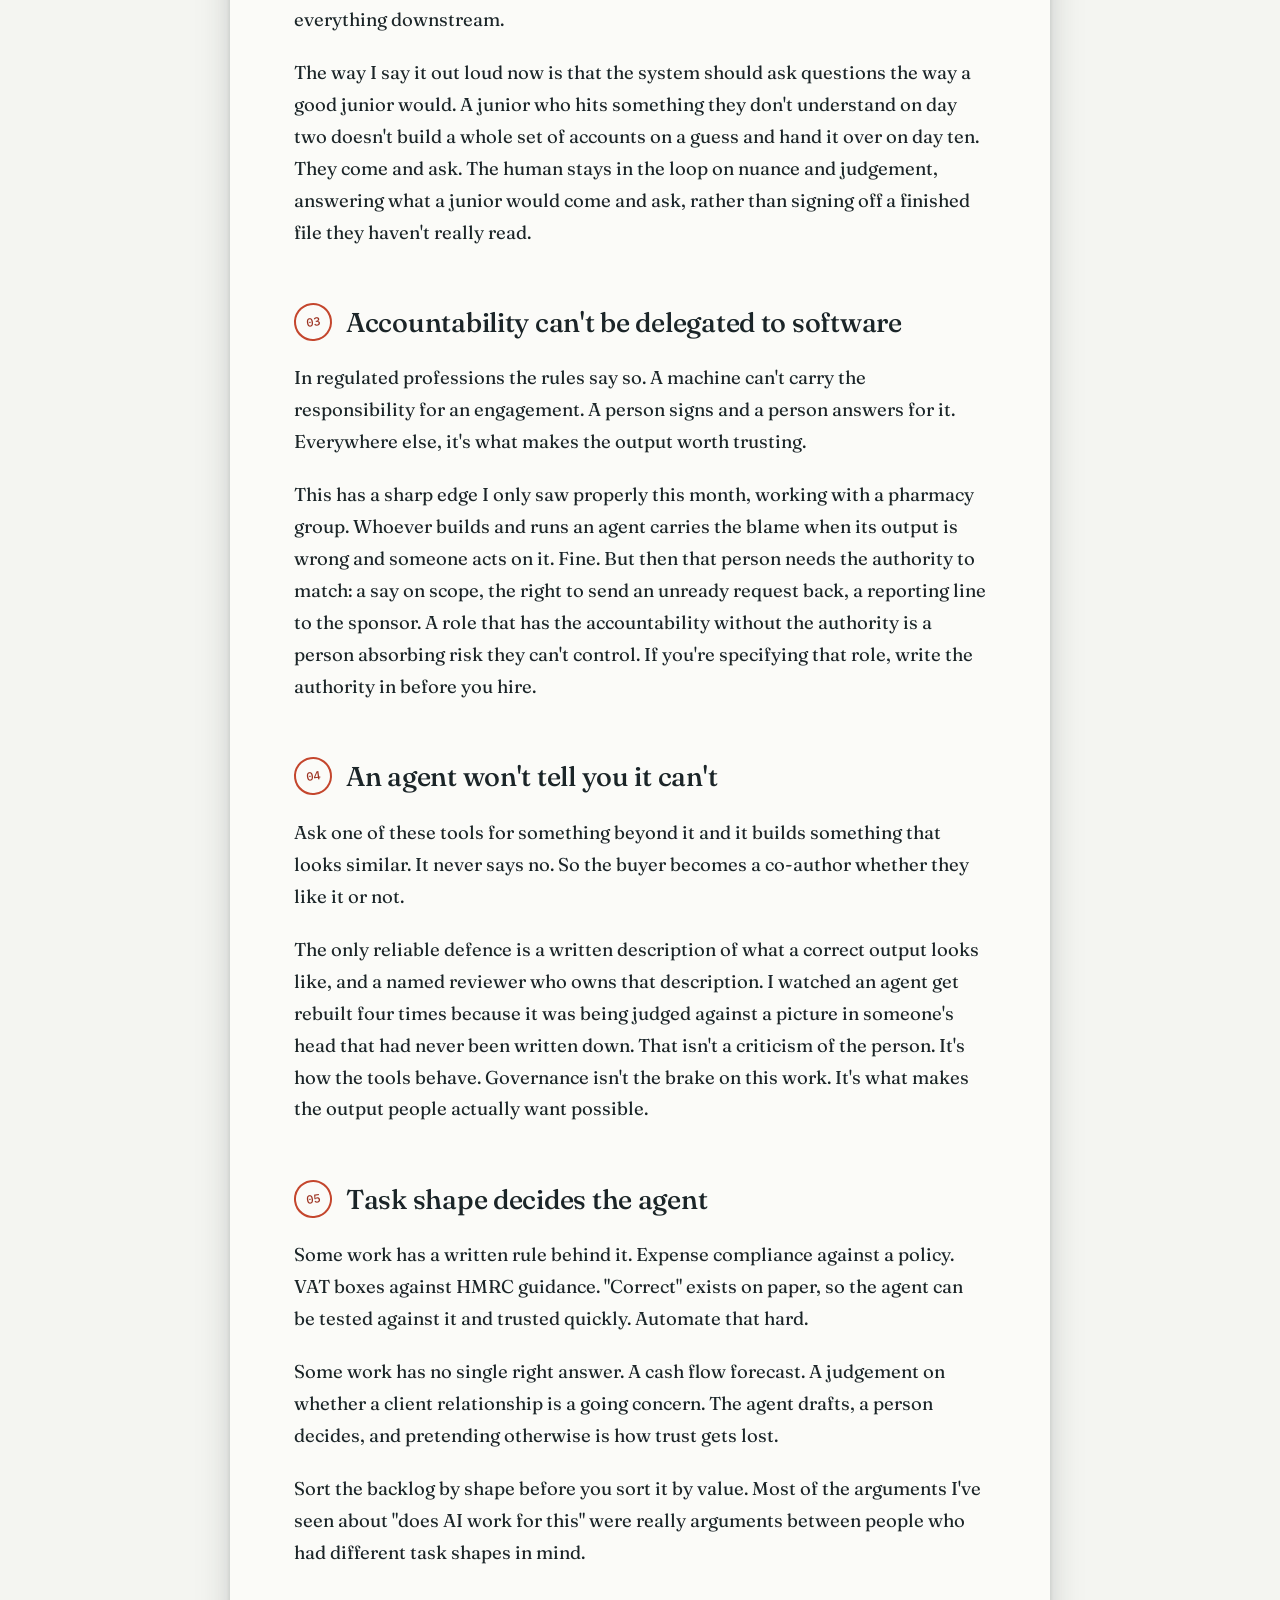
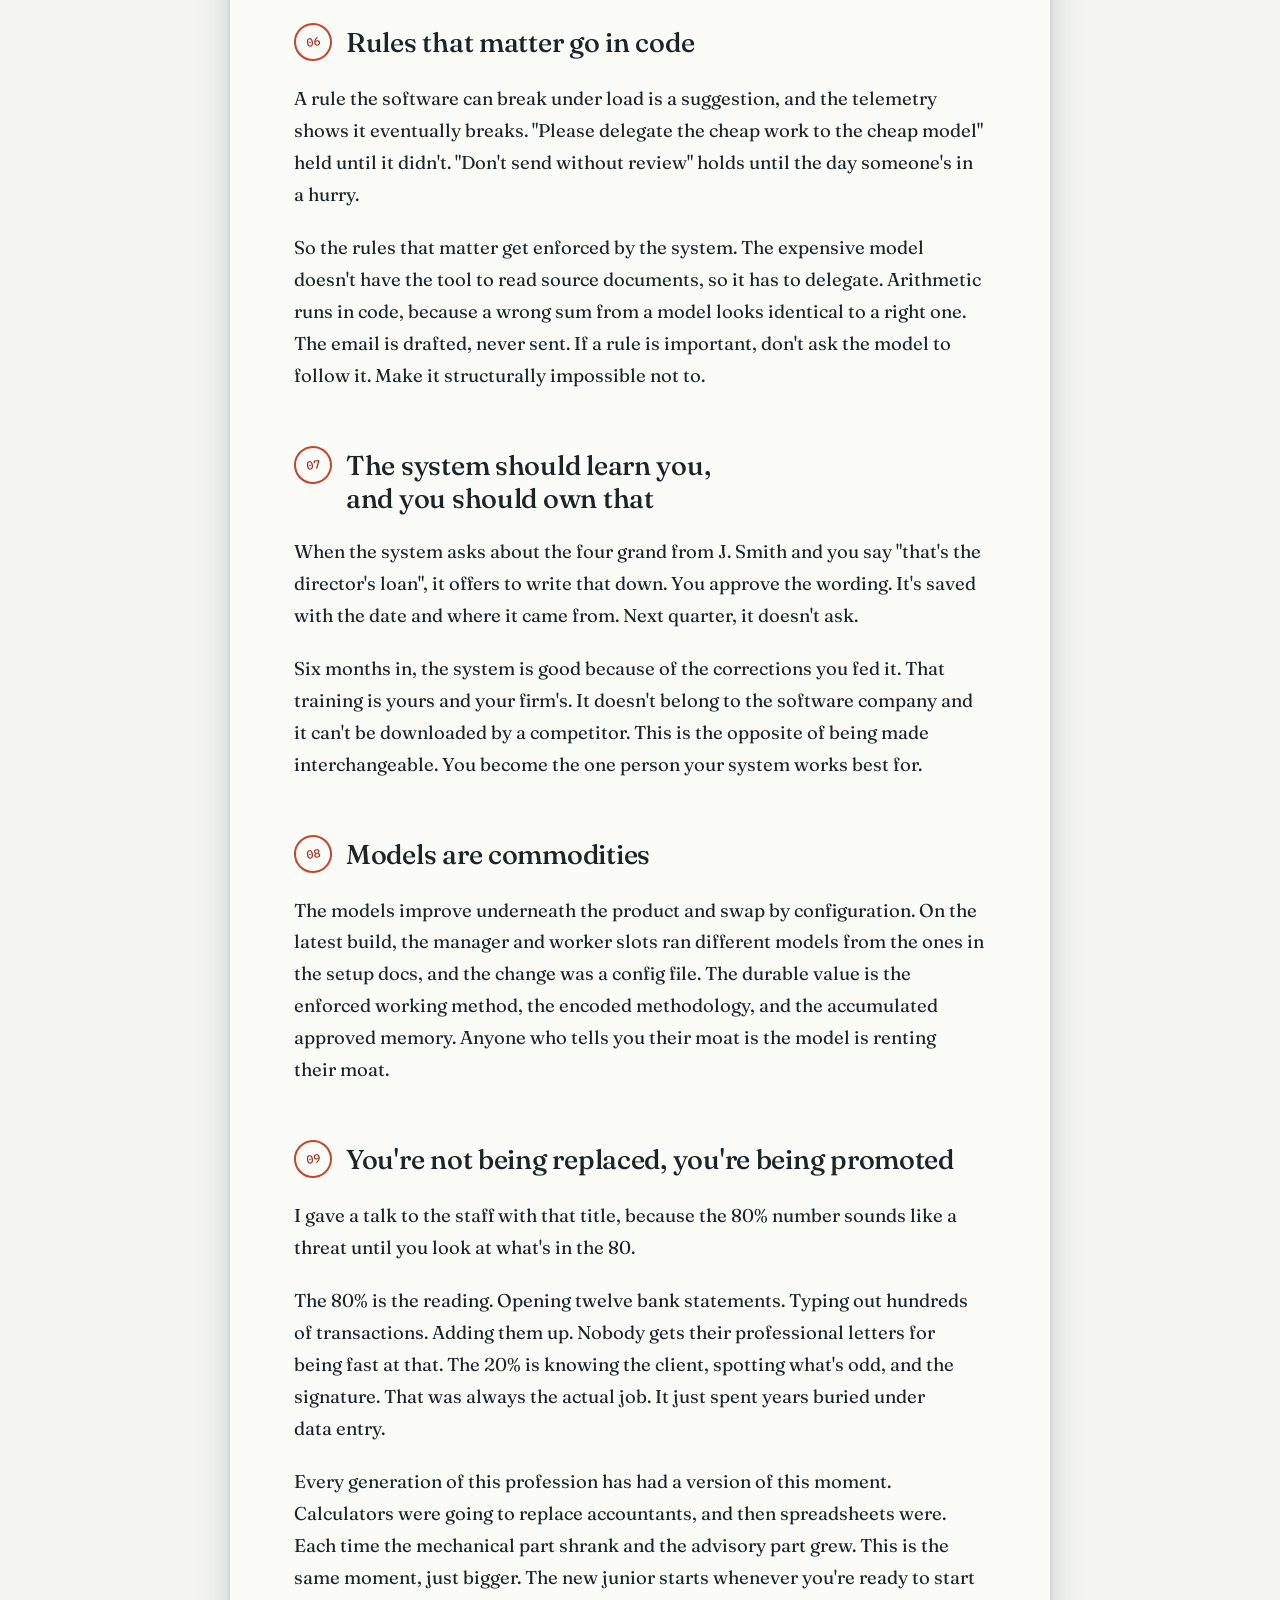
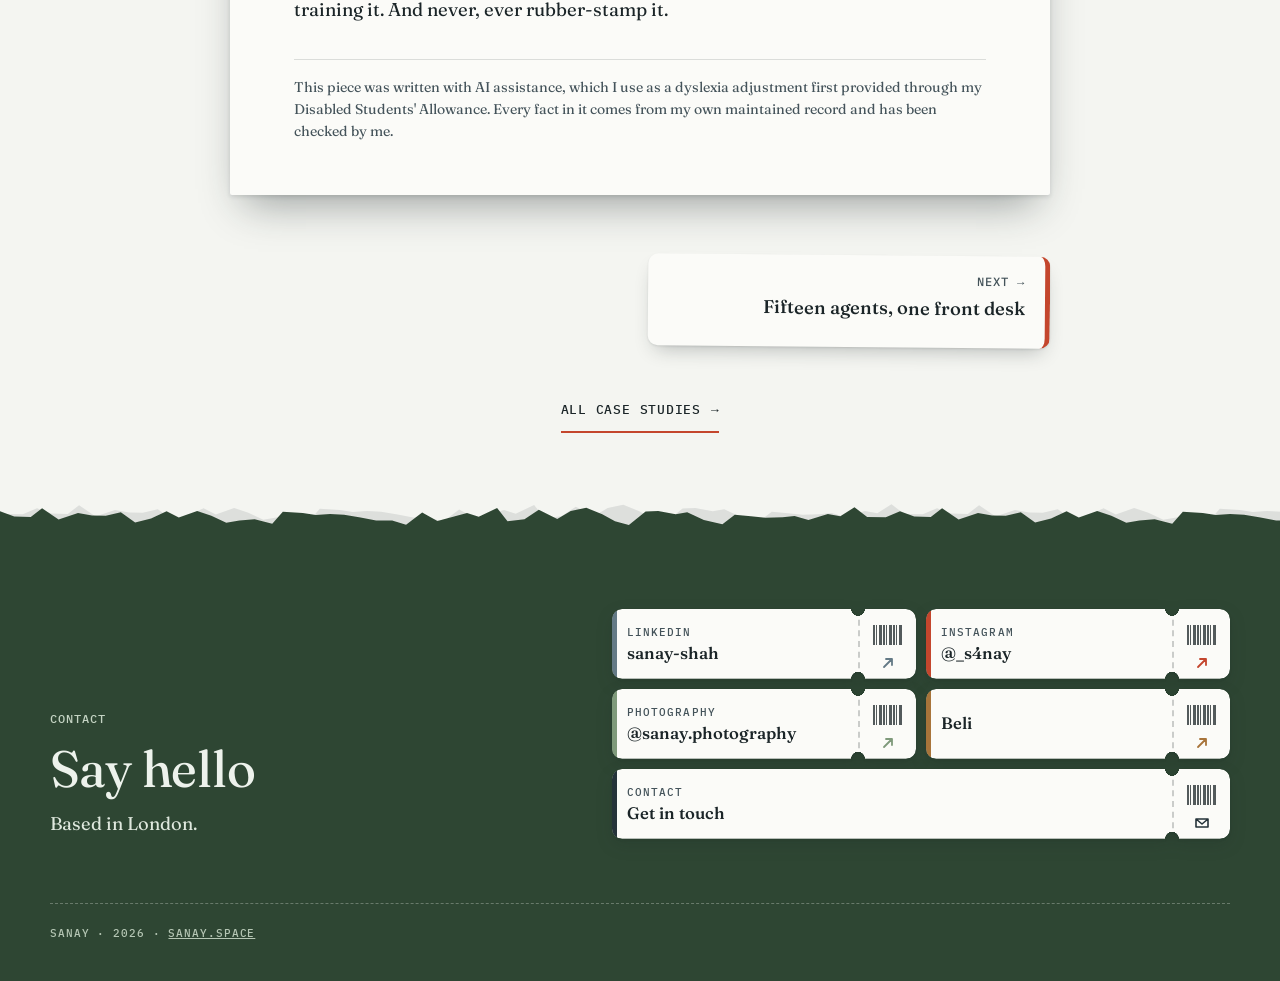
<file: case-studies/why-we-stopped-at-80.html>
<!DOCTYPE html>
<html lang="en-GB" class="no-js">
<head>
  <meta charset="utf-8" />
  <meta name="viewport" content="width=device-width, initial-scale=1, viewport-fit=cover" />
  <script>document.documentElement.classList.replace("no-js", "js");</script>
  <title>Why we stopped at 80% · Sanay</title>
  <meta name="description" content="The AI did about 80% of the work in about a quarter of the time. Why we chose not to push it to 100, and the handful of things I now believe about putting AI into real work." />
  <link rel="canonical" href="https://sanay.space/case-studies/why-we-stopped-at-80.html" />
  <meta name="theme-color" content="#d7e3e3" />
  <meta property="og:type" content="article" />
  <meta property="og:site_name" content="sanay.space" />
  <meta property="og:url" content="https://sanay.space/case-studies/why-we-stopped-at-80.html" />
  <meta property="og:title" content="Why we stopped at 80% · Sanay" />
  <meta property="og:description" content="The AI did about 80% of the work in about a quarter of the time. Why we chose not to push it to 100, and the handful of things I now believe about putting AI into real work." />
  <meta property="og:image" content="https://sanay.space/assets/img/og.jpg" />
  <meta property="og:image:width" content="1200" />
  <meta property="og:image:height" content="630" />
  <meta name="twitter:card" content="summary_large_image" />
  <meta name="twitter:title" content="Why we stopped at 80% · Sanay" />
  <meta name="twitter:description" content="The AI did about 80% of the work in about a quarter of the time. Why we chose not to push it to 100, and the handful of things I now believe about putting AI into real work." />
  <meta name="twitter:image" content="https://sanay.space/assets/img/og.jpg" />
  <link rel="icon" href="../assets/img/favicon.svg" type="image/svg+xml" />
  <link rel="preload" href="../assets/fonts/fraunces.woff2" as="font" type="font/woff2" crossorigin />
  <link rel="stylesheet" href="../assets/css/site.css" />
  <link rel="stylesheet" href="../assets/css/case-study.css" />
  <script src="../assets/js/site.js" defer></script>
</head>
<body class="cs-page">
  <a class="skip" href="#main">Skip to content</a>
  <svg width="0" height="0" style="position:absolute" aria-hidden="true" focusable="false">
    <defs>
      <filter id="ink" x="-5%" y="-5%" width="110%" height="110%">
        <feTurbulence type="fractalNoise" baseFrequency=".9" numOctaves="2" seed="4" result="n" />
        <feDisplacementMap in="SourceGraphic" in2="n" scale="1.8" xChannelSelector="R" yChannelSelector="G" result="d" />
        <feColorMatrix in="n" type="matrix" values="0 0 0 0 0  0 0 0 0 0  0 0 0 0 0  -2.2 0 0 0 2" result="m" />
        <feComposite in="d" in2="m" operator="in" />
      </filter>
      <symbol id="plane" viewBox="0 0 32 32">
        <path d="M2 15 L30 3 L21 29 L15 19 Z" fill="#fbfbf8" stroke="#1b2528" stroke-width="1.5" stroke-linejoin="round" />
        <path d="M30 3 L15 19 L13.5 26.5 L17.8 22" fill="#d9e2e0" stroke="#1b2528" stroke-width="1.5" stroke-linejoin="round" />
      </symbol>
      <symbol id="go" viewBox="0 0 16 16">
        <path d="M4 12 L12 4 M6 4 H12 V10" fill="none" stroke="currentColor" stroke-width="1.8" stroke-linecap="round" stroke-linejoin="round" />
      </symbol>
      <symbol id="mail" viewBox="0 0 16 16">
        <path d="M2 4 H14 V12 H2 Z M2 4 L8 9 L14 4" fill="none" stroke="currentColor" stroke-width="1.6" stroke-linejoin="round" />
      </symbol>
    </defs>
  </svg>
  <header class="cs-top">
    <div class="wrap topbar">
      <a class="wordmark" href="../"><span>sanay<b>.</b>space</span></a>
      <nav class="topnav" aria-label="Site">
        <a class="topnav__extra" href="../#story">Story</a>
        <a href="../map/">Full map</a>
        <a href="../case-studies/">Case studies</a>
        <a class="topnav__extra" href="../#contact">Contact</a>
      </nav>
    </div>
  </header>
  <div class="cs-progress" aria-hidden="true"><span></span><svg><use href="#plane" /></svg></div>

  <main id="main">
    <article class="cs">
      <header class="cs-head">
        <div class="wrap cs-head__inner">
          <p class="cs-head__row">
            <span class="stamp" style="--rot: -5deg">Essay<strong>01/08</strong>August 2026</span>
            <a class="cs-back" href="./">&larr; All case studies</a>
          </p>
          <p class="label">Work · start here</p>
          <h1 class="cs-title">Why we stopped at 80%</h1>
          <p class="cs-standfirst">The AI did about 80% of the work in about a quarter of the time. Why we chose not to push it to 100, and the handful of things I now believe about putting AI into real work.</p>
          <p class="cs-meta">
            <img src="../assets/img/portrait-240.webp" alt="" width="40" height="40" />
            <span class="mono">Sanay · August 2026 · 6 min read</span>
          </p>
        </div>
      </header>

      <div class="wrap">
        <div class="sheet tape">
          <div class="prose">
        <p>Earlier this year the AI system I'd built for an accountancy firm went head-to-head with the firm's best accounts preparation people on live jobs. It did about 80% of the work in about a quarter of the time. The figures were right.</p>
        <p>The number people ask about is the 80. Why not 100? We could probably have pushed it higher, and we chose not to. This post is about that choice, and about the handful of things I now believe about putting AI into real work, most of which I learned by getting them wrong first.</p>
        <h2><span class="prose__n" aria-hidden="true">01</span>Review at the end doesn't scale</h2>
        <p>Picture a reviewer checking AI output. The first output is wrong in a small way and they catch it. The next twenty are right. What happens on the twenty-second?</p>
        <p>They wave it through. Not because they're lazy. Because twenty correct outputs in a row have turned review into a reflex, and a reflex doesn't read. Oversight degrades precisely when the automation gets good. That's the trap, and "we have a human in the loop" doesn't get you out of it if the human is a rubber stamp at the end of a finished file.</p>
        <p>So we capped the automation. The system does the reading, the extraction, the sums, the drafting. It leaves the person a real piece of work to do: the judgement calls and the client knowledge. Is that four grand a month rent, or the director repaying a loan? If the reviewer is doing something that needs their brain, they're awake for the rest of it.</p>
        <p>The 20% held back isn't a shortfall. It's the safety mechanism.</p>
        <h2><span class="prose__n" aria-hidden="true">02</span>The human belongs in the middle, not at the end</h2>
        <p>The cheaper version of the same idea: the moment to ask a person is when the ambiguity first appears, before a wrong assumption propagates through everything downstream.</p>
        <p>The way I say it out loud now is that the system should ask questions the way a good junior would. A junior who hits something they don't understand on day two doesn't build a whole set of accounts on a guess and hand it over on day ten. They come and ask. The human stays in the loop on nuance and judgement, answering what a junior would come and ask, rather than signing off a finished file they haven't really read.</p>
        <h2><span class="prose__n" aria-hidden="true">03</span>Accountability can't be delegated to software</h2>
        <p>In regulated professions the rules say so. A machine can't carry the responsibility for an engagement. A person signs and a person answers for it. Everywhere else, it's what makes the output worth trusting.</p>
        <p>This has a sharp edge I only saw properly this month, working with a pharmacy group. Whoever builds and runs an agent carries the blame when its output is wrong and someone acts on it. Fine. But then that person needs the authority to match: a say on scope, the right to send an unready request back, a reporting line to the sponsor. A role that has the accountability without the authority is a person absorbing risk they can't control. If you're specifying that role, write the authority in before you hire.</p>
        <h2><span class="prose__n" aria-hidden="true">04</span>An agent won't tell you it can't</h2>
        <p>Ask one of these tools for something beyond it and it builds something that looks similar. It never says no. So the buyer becomes a co-author whether they like it or not.</p>
        <p>The only reliable defence is a written description of what a correct output looks like, and a named reviewer who owns that description. I watched an agent get rebuilt four times because it was being judged against a picture in someone's head that had never been written down. That isn't a criticism of the person. It's how the tools behave. Governance isn't the brake on this work. It's what makes the output people actually want possible.</p>
        <h2><span class="prose__n" aria-hidden="true">05</span>Task shape decides the agent</h2>
        <p>Some work has a written rule behind it. Expense compliance against a policy. VAT boxes against HMRC guidance. "Correct" exists on paper, so the agent can be tested against it and trusted quickly. Automate that hard.</p>
        <p>Some work has no single right answer. A cash flow forecast. A judgement on whether a client relationship is a going concern. The agent drafts, a person decides, and pretending otherwise is how trust gets lost.</p>
        <p>Sort the backlog by shape before you sort it by value. Most of the arguments I've seen about "does AI work for this" were really arguments between people who had different task shapes in mind.</p>
        <h2><span class="prose__n" aria-hidden="true">06</span>Rules that matter go in code</h2>
        <p>A rule the software can break under load is a suggestion, and the telemetry shows it eventually breaks. "Please delegate the cheap work to the cheap model" held until it didn't. "Don't send without review" holds until the day someone's in a hurry.</p>
        <p>So the rules that matter get enforced by the system. The expensive model doesn't have the tool to read source documents, so it has to delegate. Arithmetic runs in code, because a wrong sum from a model looks identical to a right one. The email is drafted, never sent. If a rule is important, don't ask the model to follow it. Make it structurally impossible not to.</p>
        <h2><span class="prose__n" aria-hidden="true">07</span>The system should learn you, and you should own that</h2>
        <p>When the system asks about the four grand from J. Smith and you say "that's the director's loan", it offers to write that down. You approve the wording. It's saved with the date and where it came from. Next quarter, it doesn't ask.</p>
        <p>Six months in, the system is good because of the corrections you fed it. That training is yours and your firm's. It doesn't belong to the software company and it can't be downloaded by a competitor. This is the opposite of being made interchangeable. You become the one person your system works best for.</p>
        <h2><span class="prose__n" aria-hidden="true">08</span>Models are commodities</h2>
        <p>The models improve underneath the product and swap by configuration. On the latest build, the manager and worker slots ran different models from the ones in the setup docs, and the change was a config file. The durable value is the enforced working method, the encoded methodology, and the accumulated approved memory. Anyone who tells you their moat is the model is renting their moat.</p>
        <h2><span class="prose__n" aria-hidden="true">09</span>You're not being replaced, you're being promoted</h2>
        <p>I gave a talk to the staff with that title, because the 80% number sounds like a threat until you look at what's in the 80.</p>
        <p>The 80% is the reading. Opening twelve bank statements. Typing out hundreds of transactions. Adding them up. Nobody gets their professional letters for being fast at that. The 20% is knowing the client, spotting what's odd, and the signature. That was always the actual job. It just spent years buried under data entry.</p>
        <p>Every generation of this profession has had a version of this moment. Calculators were going to replace accountants, and then spreadsheets were. Each time the mechanical part shrank and the advisory part grew. This is the same moment, just bigger. The new junior starts whenever you're ready to start training it. And never, ever rubber-stamp it.</p>
          </div>
          <p class="cs-disclosure">This piece was written with AI assistance, which I use as a dyslexia adjustment first provided through my Disabled Students&#x27; Allowance. Every fact in it comes from my own maintained record and has been checked by me.</p>
        </div>

        <nav class="cs-pager" aria-label="More case studies">
      <span class="cs-pager__card is-empty" aria-hidden="true"></span>
      <a class="cs-pager__card is-next" href="fifteen-agents-one-front-desk.html">
        <span class="label">Next <span aria-hidden="true">&rarr;</span></span>
        <span class="cs-pager__title">Fifteen agents, one front desk</span>
      </a>
        </nav>
        <p class="cs-all"><a class="more-link" href="./">All case studies <span aria-hidden="true">&rarr;</span></a></p>
      </div>
    </article>
  </main>

  <footer class="section torn foot foot--small" id="contact">
    <div class="wrap">
      <div class="foot__grid">
        <div>
          <p class="label">Contact</p>
          <h2 class="foot__title">Say hello</h2>
          <p class="foot__where">Based in London.</p>
        </div>
        <ul class="passes" aria-label="Find me elsewhere">
          <li><a class="pass pass--li" href="https://www.linkedin.com/in/sanay-shah/" target="_blank" rel="noopener"><span class="pass__paper"><span class="pass__body"><span class="pass__label">LinkedIn</span><span class="pass__dest">sanay-shah</span></span><span class="pass__stub" aria-hidden="true"><span class="pass__bar"></span><svg><use href="#go" /></svg></span></span></a></li>
          <li><a class="pass pass--ig" href="https://www.instagram.com/_s4nay/" target="_blank" rel="noopener"><span class="pass__paper"><span class="pass__body"><span class="pass__label">Instagram</span><span class="pass__dest">@_s4nay</span></span><span class="pass__stub" aria-hidden="true"><span class="pass__bar"></span><svg><use href="#go" /></svg></span></span></a></li>
          <li><a class="pass pass--ph" href="https://www.instagram.com/sanay.photography/" target="_blank" rel="noopener"><span class="pass__paper"><span class="pass__body"><span class="pass__label">Photography</span><span class="pass__dest">@sanay<wbr>.photography</span></span><span class="pass__stub" aria-hidden="true"><span class="pass__bar"></span><svg><use href="#go" /></svg></span></span></a></li>
          <li><a class="pass pass--beli" href="https://beliapp.co/app/Sanyo14" target="_blank" rel="noopener"><span class="pass__paper"><span class="pass__body"><span class="pass__dest">Beli</span></span><span class="pass__stub" aria-hidden="true"><span class="pass__bar"></span><svg><use href="#go" /></svg></span></span></a></li>
          <li class="passes__wide"><a class="pass pass--mail" href="https://tally.so/r/GeeyVk" target="_blank" rel="noopener"><span class="pass__paper"><span class="pass__body"><span class="pass__label">Contact</span><span class="pass__dest">Get in touch</span></span><span class="pass__stub" aria-hidden="true"><span class="pass__bar"></span><svg><use href="#mail" /></svg></span></span></a></li>
        </ul>
      </div>
      <div class="foot__small">
        <p class="mono">Sanay · 2026 · <a href="../">sanay.space</a></p>
      </div>
    </div>
  </footer>
</body>
</html>
</file>
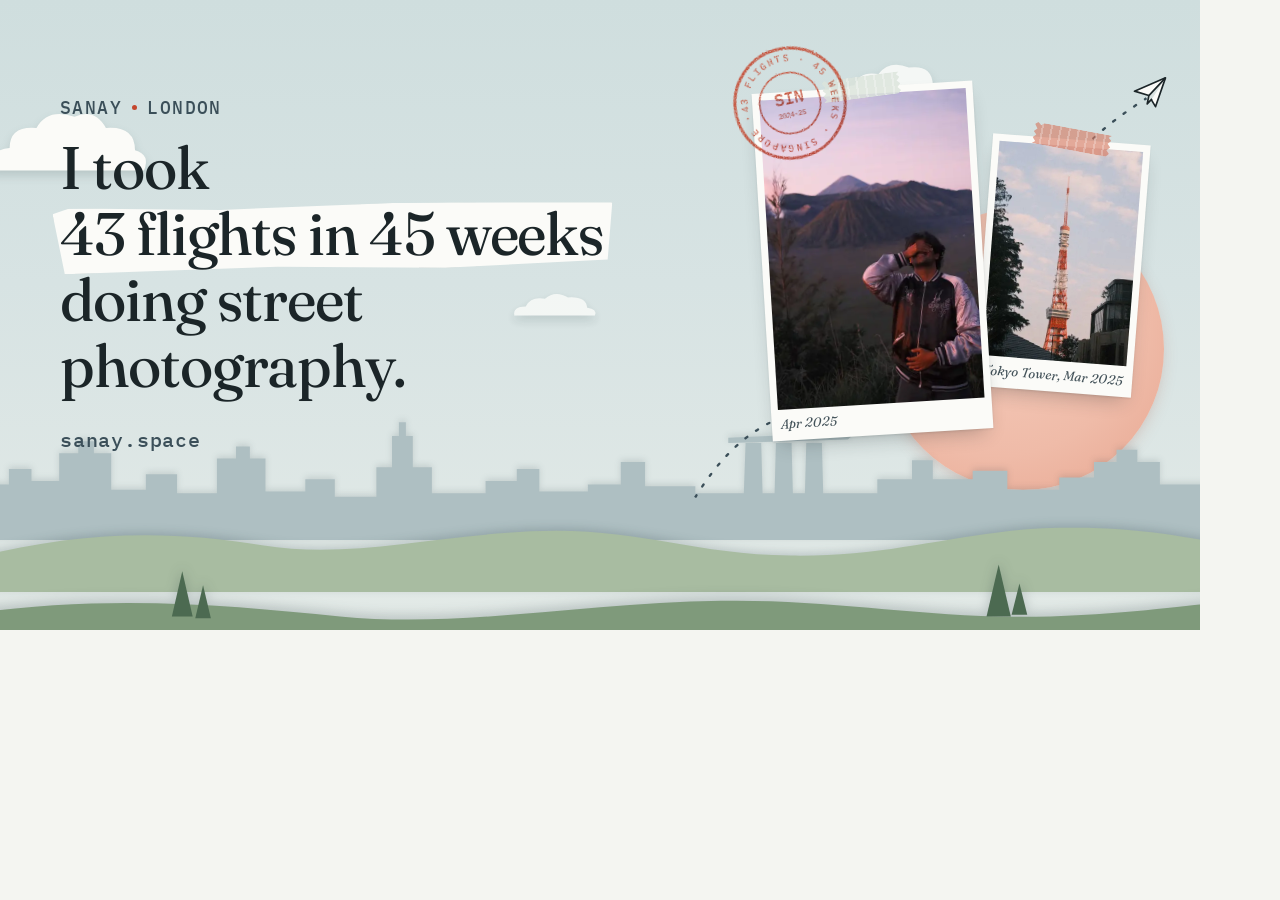
<file: tools/og.html>
<!DOCTYPE html>
<html lang="en-GB">
<head>
  <meta charset="utf-8" />
  <title>OG image source</title>
  <!-- Source for assets/img/og.jpg. Render at 1200x630 and save as JPEG. -->
  <link rel="stylesheet" href="../assets/css/site.css" />
  <style>
    body { width: 1200px; height: 630px; overflow: hidden; }
    body::before { display: none; }
    .hero { height: 630px; padding: 0; }
    .hero__grid { grid-template-columns: 1.25fr .75fr; align-items: center; gap: 30px; padding: 70px 60px 0; max-width: none; }
    .hero h1 { font-size: 60px; }
    .hero__collage { order: 0; height: 430px; }
    .og-url { margin-top: 26px; font-family: var(--mono); font-size: 20px; font-weight: 500; letter-spacing: .04em; color: var(--slate-3); }
    .flight__trail, .flight__plane { animation: none !important; opacity: 1 !important; stroke-dashoffset: 0 !important; }
    .cloud { animation: none; }
  </style>
</head>
<body>
  <svg width="0" height="0" style="position:absolute" aria-hidden="true" focusable="false">
    <defs>
      <filter id="ink" x="-5%" y="-5%" width="110%" height="110%">
        <feTurbulence type="fractalNoise" baseFrequency=".9" numOctaves="2" seed="4" result="n" />
        <feDisplacementMap in="SourceGraphic" in2="n" scale="1.8" xChannelSelector="R" yChannelSelector="G" result="d" />
        <feColorMatrix in="n" type="matrix" values="0 0 0 0 0  0 0 0 0 0  0 0 0 0 0  -2.2 0 0 0 2" result="m" />
        <feComposite in="d" in2="m" operator="in" />
      </filter>
      <symbol id="plane" viewBox="0 0 32 32">
        <path d="M2 15 L30 3 L21 29 L15 19 Z" fill="#fbfbf8" stroke="#1b2528" stroke-width="1.5" stroke-linejoin="round" />
        <path d="M30 3 L15 19 L13.5 26.5 L17.8 22" fill="#d9e2e0" stroke="#1b2528" stroke-width="1.5" stroke-linejoin="round" />
      </symbol>
      <symbol id="go" viewBox="0 0 16 16">
        <path d="M4 12 L12 4 M6 4 H12 V10" fill="none" stroke="currentColor" stroke-width="1.8" stroke-linecap="round" stroke-linejoin="round" />
      </symbol>
      <symbol id="mail" viewBox="0 0 16 16">
        <path d="M2 4 H14 V12 H2 Z M2 4 L8 9 L14 4" fill="none" stroke="currentColor" stroke-width="1.6" stroke-linejoin="round" />
      </symbol>
    </defs>
  </svg>
  <header class="hero">
    <div class="scene" aria-hidden="true">
      <div class="sun" data-d=".08"></div>
      <svg class="cloud cloud--1" data-d=".22" viewBox="0 0 160 70"><path d="M14 62 Q10 44 30 42 Q30 22 54 24 Q64 6 88 14 Q106 6 116 24 Q142 22 142 44 Q156 48 150 62 Z" fill="#fbfbf8" /></svg>
      <svg class="cloud cloud--2" data-d=".34" viewBox="0 0 160 70"><path d="M12 62 Q8 46 28 44 Q34 26 58 30 Q72 12 96 22 Q124 18 126 42 Q150 42 148 62 Z" fill="#f4f7f5" /></svg>
      <svg class="cloud cloud--3" data-d=".16" viewBox="0 0 160 70"><path d="M16 60 Q14 46 34 46 Q42 30 64 34 Q80 20 100 32 Q128 30 130 48 Q146 50 142 60 Z" fill="#f7f9f7" /></svg>
      <svg class="hills hills--far" data-d=".05" viewBox="0 0 1440 240"><path fill="#aebfc2" d="M0 240 V176 H38 V158 H64 V172 H96 V140 H118 V126 H136 V140 H156 V182 H196 V164 H232 V186 H278 V146 H300 V132 H316 V146 H334 V184 H380 V170 H414 V190 H462 V156 H480 V120 H488 V104 H496 V120 H504 V156 H526 V186 H588 V172 H624 V158 H650 V184 H706 V176 H744 V150 H772 V178 H830 V186 H1040 V170 H1080 V148 H1104 V170 H1150 V160 H1190 V182 H1250 V168 H1290 V150 H1316 V136 H1340 V150 H1366 V176 H1440 V240 Z M884 240 L888 128 L906 128 L909 240 Z M920 240 L923 128 L941 128 L944 240 Z M955 240 L958 128 L976 128 L979 240 Z M868 122 L1006 116 Q1014 119 1006 124 L868 128 Z" /></svg>
      <svg class="hills hills--mid" data-d=".1" viewBox="0 0 1440 240"><path fill="#a8bca1" d="M0 240 V200 C120 170 220 168 330 186 C430 202 520 176 640 170 C760 164 820 196 940 198 C1060 200 1140 168 1250 166 C1340 164 1400 178 1440 184 V240 Z" /></svg>
      <svg class="hills hills--near" data-d=".16" viewBox="0 0 1440 240"><path fill="#7f9a7b" d="M0 240 V218 C160 196 300 210 420 222 C560 236 700 206 860 204 C1000 202 1100 226 1240 222 C1340 219 1400 208 1440 206 V240 Z" /><g fill="#4c6a51"><path d="M238 222 L226 222 L238 170 L250 222 Z" /><path d="M262 224 L253 224 L262 186 L271 224 Z" /><path d="M1180 222 L1166 222 L1180 162 L1194 222 Z" /><path d="M1204 220 L1195 220 L1204 184 L1213 220 Z" /></g></svg>
    </div>

    
    <div class="wrap hero__grid">
      <div>
        <p class="kicker" style="font-size:18px">Sanay <i></i> London</p>
        <h1>I took <span class="hl">43 flights in 45 weeks</span> doing street photography.</h1>
        <p class="og-url">sanay.space</p>
      </div>
      <div class="hero__collage">
        <svg class="flight" viewBox="0 0 400 400" aria-hidden="true" focusable="false">
          <defs><mask id="flight-mask"><path class="flight__trail" d="M-10 380 C 70 250, 150 350, 225 220 S 330 70, 372 42" fill="none" stroke="#fff" stroke-width="8" /></mask></defs>
          <path class="flight__path" d="M-10 380 C 70 250, 150 350, 225 220 S 330 70, 372 42" fill="none" stroke="#3b4f59" stroke-width="2" stroke-linecap="round" mask="url(#flight-mask)" />
          <use class="flight__plane" href="#plane" x="360" y="22" width="30" height="30" />
        </svg>
        <figure class="print tape print--bromo" data-d=".5">
          <img src="../assets/img/bromo-420.webp" srcset="../assets/img/bromo-420.webp 420w, ../assets/img/bromo-760.webp 760w" sizes="(min-width: 900px) 260px, 124px" width="420" height="630" alt="Me at sunrise in front of a volcano, one hand over my eyes, the sky pink behind the peaks." fetchpriority="high" />
          <figcaption>Apr 2025</figcaption>
        </figure>
        <figure class="print tape tape--ver print--tower" data-d=".3" style="--tr: 6deg">
          <img src="../assets/img/tower-360.webp" srcset="../assets/img/tower-360.webp 360w, ../assets/img/tower-640.webp 640w" sizes="(min-width: 900px) 200px, 104px" width="360" height="540" alt="Tokyo Tower in evening light, framed by trees and a dark building." />
          <figcaption>Tokyo Tower, Mar 2025</figcaption>
        </figure>
        <svg class="stamp-ring" data-d=".7" viewBox="0 0 120 120" aria-hidden="true" focusable="false">
          <defs><path id="ring-a" d="M60 60 m-43 0 a43 43 0 1 1 86 0 a43 43 0 1 1 -86 0" /></defs>
          <circle cx="60" cy="60" r="56" fill="none" stroke="currentColor" stroke-width="3" />
          <circle cx="60" cy="60" r="31" fill="none" stroke="currentColor" stroke-width="1.5" />
          <text font-size="9.6"><textPath href="#ring-a" textLength="266" lengthAdjust="spacing">43 FLIGHTS · 45 WEEKS · SINGAPORE ·</textPath></text>
          <text x="60" y="61" text-anchor="middle" font-size="17">SIN</text>
          <text x="60" y="74" text-anchor="middle" font-size="7.5">2024-25</text>
        </svg>
      </div>
    </div>
  
  </header>
</body>
</html>
</file>
<file: assets/css/site.css>
/* sanay.space, paper edition.
   One stylesheet for the main page, /hi and the case studies.
   The craft lives on the surfaces (paper, tape, stamps, prints).
   Text stays flat, dark and readable. */

@font-face {
  font-family: "Fraunces";
  src: url("../fonts/fraunces.woff2") format("woff2");
  font-weight: 300 700;
  font-style: normal;
  font-display: swap;
}
@font-face {
  font-family: "Fraunces";
  src: url("../fonts/fraunces-italic.woff2") format("woff2");
  font-weight: 300 700;
  font-style: italic;
  font-display: swap;
}
@font-face {
  font-family: "Plex Mono";
  src: url("../fonts/plex-mono-400.woff2") format("woff2");
  font-weight: 400;
  font-display: swap;
}
@font-face {
  font-family: "Plex Mono";
  src: url("../fonts/plex-mono-500.woff2") format("woff2");
  font-weight: 500;
  font-display: swap;
}

:root {
  --paper: #f4f5f1;
  --paper-2: #e7ebe6;
  --card: #fbfbf8;
  --sky: #d7e3e3;
  --sky-2: #c4d5d7;
  --sage-1: #c9d6c2;
  --sage-2: #a8bca1;
  --sage-3: #7f9a7b;
  --sage-4: #4c6a51;
  --sage-5: #2e4633;
  --slate-1: #9fb0b7;
  --slate-2: #647a86;
  --slate-3: #3b4f59;
  --slate-4: #25333a;
  --ink: #1b2528;
  --ink-2: #44535a;
  --ver: #c4462d;
  --ver-ink: #9c3220;
  --sun: #efbba8;
  --tape: rgba(219, 228, 219, .8);
  --tape-edge: rgba(160, 178, 162, .35);
  --shadow-1: 0 1px 1px rgba(27, 37, 40, .07), 0 2px 5px rgba(27, 37, 40, .08);
  --shadow-2: 0 1px 2px rgba(27, 37, 40, .10), 0 10px 20px -8px rgba(27, 37, 40, .30);
  --shadow-3: 0 2px 4px rgba(27, 37, 40, .12), 0 22px 40px -14px rgba(27, 37, 40, .42);
  --serif: "Fraunces", Georgia, "Times New Roman", serif;
  --mono: "Plex Mono", ui-monospace, SFMono-Regular, Menlo, Consolas, monospace;
  --wrap: 1180px;
  --gutter: clamp(16px, 4.5vw, 44px);
  --ease: cubic-bezier(.2, .7, .2, 1);
  color-scheme: light;
}

*, *::before, *::after { box-sizing: border-box; }

html {
  -webkit-text-size-adjust: 100%;
  text-size-adjust: 100%;
  scroll-behavior: smooth;
  scroll-padding-top: 16px;
}

body {
  margin: 0;
  background: var(--paper);
  color: var(--ink);
  font-family: var(--serif);
  font-size: 1.0625rem;
  line-height: 1.6;
  font-optical-sizing: auto;
  font-variation-settings: "SOFT" 30, "WONK" 0;
  overflow-x: clip;
  -webkit-font-smoothing: antialiased;
  text-rendering: optimizeLegibility;
}

/* Paper grain over everything, painted once. */
body::before {
  content: "";
  position: fixed;
  inset: 0;
  z-index: 100;
  pointer-events: none;
  opacity: .32;
  background-image: url("data:image/svg+xml,%3Csvg xmlns='http://www.w3.org/2000/svg' width='180' height='180'%3E%3Cfilter id='n'%3E%3CfeTurbulence type='fractalNoise' baseFrequency='.85' numOctaves='2' stitchTiles='stitch'/%3E%3CfeColorMatrix values='0 0 0 0 .1 0 0 0 0 .13 0 0 0 0 .13 0 0 0 .22 0'/%3E%3C/filter%3E%3Crect width='100%25' height='100%25' filter='url(%23n)'/%3E%3C/svg%3E");
}

img { display: block; max-width: 100%; height: auto; }
a { color: inherit; }
p { margin: 0 0 1em; }
h1, h2, h3, h4 { margin: 0; font-weight: 500; line-height: 1.12; letter-spacing: -.01em; text-wrap: balance; }
p, li { text-wrap: pretty; }

:focus-visible {
  outline: 3px solid var(--ver);
  outline-offset: 3px;
  border-radius: 4px;
}

.sr-only {
  position: absolute !important;
  width: 1px; height: 1px;
  overflow: hidden;
  clip: rect(0 0 0 0);
  white-space: nowrap;
}

.skip {
  position: absolute;
  left: 12px; top: -60px;
  z-index: 200;
  padding: 10px 14px;
  background: var(--ink);
  color: var(--paper);
  font-family: var(--mono);
  font-size: .85rem;
  text-decoration: none;
  border-radius: 6px;
}
.skip:focus { top: 12px; }

.wrap {
  width: 100%;
  max-width: calc(var(--wrap) + var(--gutter) * 2);
  margin: 0 auto;
  padding: 0 var(--gutter);
}

.mono, .label {
  font-family: var(--mono);
  font-size: .75rem;
  font-weight: 500;
  letter-spacing: .08em;
  text-transform: uppercase;
  line-height: 1.4;
}
.label { color: var(--ink-2); }

.section { position: relative; padding: clamp(56px, 9vw, 112px) 0; }

.section__head { margin-bottom: clamp(28px, 5vw, 52px); max-width: 40rem; }
.section__head .label { display: inline-flex; align-items: center; gap: 10px; margin-bottom: 12px; }
.section__head .label::before {
  content: "";
  width: 26px;
  border-top: 2px dashed currentColor;
}
.section__title { font-size: clamp(2rem, 1.4rem + 3vw, 3.4rem); font-weight: 450; }
.section__lead { margin-top: 14px; font-size: 1.125rem; color: var(--ink-2); max-width: 36rem; }

/* Torn paper edge on top of a section. ::before is the paper,
   ::after a slightly offset darker copy that reads as its shadow. */
.torn { --bg: var(--paper); background: var(--bg); isolation: isolate; }
.torn::before, .torn::after {
  content: "";
  position: absolute;
  left: 0; right: 0;
  height: 24px;
  -webkit-mask: url("../img/edge.svg") 0 0 / 900px 24px repeat-x;
  mask: url("../img/edge.svg") 0 0 / 900px 24px repeat-x;
  pointer-events: none;
}
.torn::before { top: -23px; background: var(--bg); z-index: 1; }
.torn::after { top: -26px; background: rgba(27, 37, 40, .10); z-index: 0; -webkit-mask-position: 37px 0; mask-position: 37px 0; }
.torn--flip::before, .torn--flip::after { -webkit-mask-position: -300px 0; mask-position: -300px 0; }

/* ---------- Top bar ---------- */

.topbar {
  position: relative;
  z-index: 5;
  display: flex;
  align-items: center;
  justify-content: space-between;
  gap: 16px;
  padding-top: 14px;
  padding-bottom: 14px;
}

.wordmark {
  display: inline-flex;
  align-items: center;
  gap: 8px;
  min-height: 44px;
  padding: 0 14px 0 12px;
  background: var(--card);
  border-radius: 4px 12px 12px 4px;
  box-shadow: var(--shadow-1);
  font-family: var(--mono);
  font-size: .82rem;
  font-weight: 500;
  letter-spacing: .02em;
  text-decoration: none;
  transform: rotate(-1.5deg);
}
.wordmark::before {
  content: "";
  width: 8px; height: 8px;
  border-radius: 50%;
  background: var(--sky-2);
  box-shadow: inset 0 1px 1px rgba(0, 0, 0, .25);
}
.wordmark b { color: var(--ver-ink); font-weight: 500; }

.topnav { display: flex; gap: 4px; }
.topnav a {
  display: inline-flex;
  align-items: center;
  min-height: 44px;
  padding: 0 12px;
  font-family: var(--mono);
  font-size: .78rem;
  font-weight: 500;
  letter-spacing: .06em;
  text-transform: uppercase;
  text-decoration: none;
  white-space: nowrap;
  border-radius: 6px;
}
.topnav a:hover { background: rgba(255, 255, 255, .55); }
.topnav .topnav__extra { display: none; }
@media (max-width: 419px) {
  .topnav { gap: 0; }
  .topnav a { padding: 0 6px; font-size: .68rem; letter-spacing: .03em; }
  .wordmark { padding: 0 10px 0 9px; font-size: .78rem; }
}
@media (min-width: 760px) { .topnav .topnav__extra { display: inline-flex; } }

/* ---------- Hero ---------- */

.hero {
  position: relative;
  overflow: hidden;
  background: linear-gradient(180deg, #cfdede 0%, var(--sky) 45%, #e3eae7 100%);
  padding-bottom: clamp(120px, 20vw, 250px);
}

.scene { position: absolute; inset: 0; pointer-events: none; }
.scene > * { position: absolute; will-change: transform; }

.sun {
  width: clamp(120px, 22vw, 300px);
  aspect-ratio: 1;
  right: 3%;
  bottom: clamp(60px, 11vw, 150px);
  border-radius: 50%;
  background: radial-gradient(circle at 40% 35%, #f6cdbd, var(--sun) 60%, #e7a58f);
  box-shadow: 0 6px 18px -6px rgba(160, 70, 50, .35);
}

@media (max-width: 899px) { .sun { width: 84px; right: 10%; bottom: 36px; } }

.cloud { width: clamp(90px, 14vw, 190px); filter: drop-shadow(0 5px 5px rgba(40, 60, 64, .16)); }
.cloud--1 { top: 16%; left: -2%; }
.cloud--2 { top: 8%; right: 20%; width: clamp(70px, 10vw, 130px); }
.cloud--3 { top: 44%; left: 42%; width: clamp(60px, 8vw, 110px); opacity: .9; }
@media (max-width: 759px) {
  .cloud--1 { top: 64px; left: -30px; }
  .cloud--2 { top: 70px; right: -20px; }
  .cloud--3 { display: none; }
}

.hills { left: -2%; width: 104%; bottom: 0; height: auto; }
.hills path { stroke: none; }
.hills--far { bottom: clamp(38px, 7vw, 92px); filter: drop-shadow(0 -2px 3px rgba(30, 50, 56, .14)); }
.hills--mid { bottom: clamp(14px, 3vw, 40px); filter: drop-shadow(0 -3px 4px rgba(30, 50, 56, .18)); }
.hills--near { bottom: -2px; filter: drop-shadow(0 -4px 6px rgba(30, 50, 56, .22)); }

.hero__grid {
  position: relative;
  z-index: 2;
  display: grid;
  gap: 18px;
  padding-top: 4px;
}

.hero__collage {
  position: relative;
  order: -1;
  height: 236px;
}

.kicker {
  display: inline-flex;
  align-items: center;
  gap: 10px;
  margin: 0 0 12px;
  font-family: var(--mono);
  font-size: .78rem;
  font-weight: 500;
  letter-spacing: .08em;
  text-transform: uppercase;
  color: var(--slate-3);
}
.kicker i { width: 5px; height: 5px; border-radius: 50%; background: var(--ver); }

.hero h1 {
  font-size: clamp(1.72rem, 1.05rem + 3.6vw, 3.55rem);
  font-weight: 450;
  line-height: 1.1;
  letter-spacing: -.018em;
  max-width: 17em;
  font-variation-settings: "SOFT" 60, "WONK" 1;
}

/* The highlighted phrase sits on a strip of cut paper. */
.hl {
  position: relative;
  white-space: nowrap;
  z-index: 0;
}
.hl::before {
  content: "";
  position: absolute;
  z-index: -1;
  left: -.12em; right: -.14em;
  top: .12em; bottom: .02em;
  background: var(--card);
  box-shadow: var(--shadow-1);
  transform: rotate(-1deg);
  clip-path: polygon(0 8%, 3% 0, 30% 6%, 62% 0, 100% 5%, 99% 92%, 70% 100%, 40% 94%, 2% 100%);
}
/* On the main page it opens the flight log: a dashed ink rule says it's a link. */
a.hl { color: inherit; text-decoration: none; }
a.hl::after {
  content: "";
  position: absolute;
  left: .02em; right: 0;
  bottom: -.04em;
  border-bottom: 2px dashed var(--ver);
  opacity: .9;
  transition: opacity .25s var(--ease);
}
a.hl::before { transition: transform .35s var(--ease), box-shadow .35s var(--ease); }
a.hl:hover::before { transform: rotate(-1.6deg) translateY(-2px); box-shadow: var(--shadow-2); }
a.hl:hover::after { opacity: 1; }
.hl__go {
  width: .42em;
  height: .42em;
  margin-left: .12em;
  vertical-align: .62em;
  color: var(--ver);
  transition: translate .3s var(--ease);
}
a.hl:hover .hl__go { translate: .06em -.06em; }
/* Once, after the page settles, the strip lifts like a ticket being offered. */
.js a.hl::before { animation: offer 1.1s 1.4s var(--ease); }
.js .hl__go { animation: offer-go 1.1s 1.4s var(--ease); }
@keyframes offer {
  40% { transform: rotate(-2deg) translateY(-3px); box-shadow: var(--shadow-2); }
}
@keyframes offer-go {
  40% { translate: .08em -.08em; }
}
a.hl:focus-visible { outline: 3px solid var(--ver); outline-offset: 4px; border-radius: 2px; }

.hero__sub {
  margin: 18px 0 0;
  max-width: 32rem;
  font-size: clamp(1.02rem, .95rem + .35vw, 1.2rem);
  color: var(--slate-4);
}

.hero__passes { margin-top: 22px; }

/* The link to the full map, a luggage tag under the passes. */
.maplink {
  display: flex;
  align-items: center;
  gap: 12px;
  min-height: 48px;
  margin-top: 12px;
  padding: 8px 14px 8px 12px;
  color: var(--ink);
  text-decoration: none;
  background: rgba(251, 251, 248, .6);
  border: 2px dashed rgba(59, 79, 89, .45);
  border-radius: 10px;
  transition: background-color .3s, border-color .3s;
}
.maplink:hover { background: var(--card); border-color: var(--slate-3); }
.maplink__label {
  flex: none;
  padding: 4px 8px;
  border-radius: 4px;
  background: var(--slate-3);
  color: var(--card);
  font-family: var(--mono);
  font-size: .68rem;
  font-weight: 500;
  letter-spacing: .1em;
  text-transform: uppercase;
}
.maplink__text { flex: 1; font-size: .98rem; font-weight: 520; line-height: 1.25; }
.maplink__go { font-size: 1.15rem; transition: transform .3s var(--ease); }
.maplink:hover .maplink__go { transform: translateX(4px); }

@media (min-width: 900px) {
  .hero__grid {
    grid-template-columns: minmax(0, 1.2fr) minmax(0, .8fr);
    align-items: center;
    gap: 40px;
    padding-top: clamp(20px, 5vw, 64px);
  }
  .hero__collage { order: 0; height: clamp(440px, 42vw, 560px); }
}

/* ---------- Prints ---------- */

.print {
  position: relative;
  margin: 0;
  padding: 7px 7px 0;
  background: var(--card);
  box-shadow: var(--shadow-2);
  transform: rotate(var(--r, 0deg));
  transition: transform .5s var(--ease), box-shadow .5s var(--ease);
}
.print img { width: 100%; background: var(--paper-2); }
.print figcaption {
  padding: 6px 2px 8px;
  font-style: italic;
  font-size: .82rem;
  line-height: 1.3;
  color: var(--ink-2);
}
.print--bare { padding-bottom: 7px; }
.print--logo img { aspect-ratio: 1; padding: 16%; background: #fff; }

/* Washi tape across the top edge. */
.tape::before {
  content: "";
  position: absolute;
  z-index: 2;
  top: -11px;
  left: 50%;
  width: 78px;
  height: 22px;
  margin-left: -39px;
  background:
    repeating-linear-gradient(90deg, transparent 0 7px, rgba(255, 255, 255, .28) 7px 9px),
    var(--tape);
  box-shadow: 0 1px 2px rgba(27, 37, 40, .10);
  transform: rotate(var(--tr, -4deg));
  clip-path: polygon(0 10%, 4% 0, 8% 12%, 12% 0, 100% 0, 96% 12%, 100% 25%, 96% 40%, 100% 55%, 96% 70%, 100% 85%, 96% 100%, 0 100%, 4% 88%, 0 72%, 4% 58%, 0 44%, 4% 30%);
}
.tape--ver::before { background: repeating-linear-gradient(90deg, transparent 0 7px, rgba(255, 255, 255, .25) 7px 9px), rgba(214, 120, 96, .62); }
.tape--corner::before { top: -6px; left: -18px; margin: 0; width: 64px; --tr: -38deg; }

.hero .print { position: absolute; }
.hero .print figcaption { font-size: .72rem; }
@media (min-width: 900px) { .hero .print figcaption { font-size: .82rem; } }
.print--bromo { width: 124px; left: calc(50% - 128px); top: 6px; --r: -4deg; z-index: 2; }
.print--tower { width: 104px; left: calc(50% - 6px); top: 16px; --r: 5deg; z-index: 1; }
.hero .stamp-ring { position: absolute; width: 96px; left: calc(50% + 86px); top: 104px; z-index: 3; --rot: -12deg; }
.hero .flight { position: absolute; left: -10%; top: -6%; width: 120%; height: 112%; z-index: 0; overflow: visible; }

@media (min-width: 900px) {
  .print--bromo { width: 56%; left: 4%; top: 4%; --r: -3.5deg; }
  .print--tower { width: 40%; left: 60%; top: 16%; --r: 4.5deg; }
  .hero .stamp-ring { width: 30%; left: -4%; top: -6%; }
}

@media (min-width: 600px) and (max-width: 899px) {
  .hero__collage { height: 330px; }
  .print--bromo { width: 180px; left: calc(50% - 190px); }
  .print--tower { width: 150px; left: calc(50% - 4px); top: 26px; }
  .hero .stamp-ring { width: 124px; left: calc(50% + 150px); top: 170px; }
}

@media (max-width: 899px) and (max-height: 700px) {
  .hero__collage { height: 168px; }
  .print--bromo { width: 108px; left: calc(50% - 112px); }
  .print--tower { width: 90px; }
  .hero .stamp-ring { width: 84px; top: 90px; left: calc(50% + 78px); }
  .kicker { margin-bottom: 8px; }
  .hero__passes { margin-top: 16px; }
}


/* ---------- Stamps ---------- */

.stamp-ring {
  color: var(--ver);
  transform: rotate(var(--rot, -10deg));
  mix-blend-mode: multiply;
  opacity: .9;
  filter: url(#ink);
}
.stamp-ring text { font-family: var(--mono); font-weight: 500; fill: currentColor; }

.stamp {
  display: inline-flex;
  flex-direction: column;
  align-items: center;
  gap: 2px;
  padding: 9px 14px 8px;
  border: 2.5px solid currentColor;
  border-radius: 8px;
  outline: 1px solid currentColor;
  outline-offset: -7px;
  color: var(--ver);
  font-family: var(--mono);
  font-weight: 500;
  font-size: .72rem;
  letter-spacing: .12em;
  text-transform: uppercase;
  line-height: 1.25;
  text-align: center;
  transform: rotate(var(--rot, -6deg));
  mix-blend-mode: multiply;
  filter: url(#ink);
}
.stamp strong { font-size: 1.35rem; letter-spacing: .06em; font-weight: 500; }
.stamp--slate { color: var(--slate-3); }
.stamp--sage { color: var(--sage-4); }

/* ---------- Boarding passes ---------- */

.passes {
  display: grid;
  grid-template-columns: repeat(2, minmax(0, 1fr));
  gap: 10px;
  margin: 0;
  padding: 0;
  list-style: none;
}
.passes li { display: flex; }

.pass {
  --c: var(--slate-2);
  --stub: 34px;
  flex: 1;
  display: flex;
  min-height: 64px;
  text-decoration: none;
  color: var(--ink);
  border-radius: 10px;
  filter: drop-shadow(0 1px 1px rgba(27, 37, 40, .12)) drop-shadow(0 6px 8px rgba(27, 37, 40, .16));
  transition: transform .35s var(--ease), filter .35s var(--ease);
}
.pass:hover { transform: translateY(-3px) rotate(-.6deg); filter: drop-shadow(0 2px 2px rgba(27, 37, 40, .14)) drop-shadow(0 12px 14px rgba(27, 37, 40, .2)); }
.pass:active { transform: translateY(0); }
.pass:focus-visible { border-radius: 10px; }

.pass__paper {
  position: relative;
  flex: 1;
  display: flex;
  background: var(--card);
  border-radius: 10px;
  overflow: hidden;
  -webkit-mask:
    radial-gradient(circle 7px at calc(100% - var(--stub)) 0, #0000 96%, #000) top / 100% 51% no-repeat,
    radial-gradient(circle 7px at calc(100% - var(--stub)) 100%, #0000 96%, #000) bottom / 100% 51% no-repeat;
  mask:
    radial-gradient(circle 7px at calc(100% - var(--stub)) 0, #0000 96%, #000) top / 100% 51% no-repeat,
    radial-gradient(circle 7px at calc(100% - var(--stub)) 100%, #0000 96%, #000) bottom / 100% 51% no-repeat;
}
.pass__paper::before {
  content: "";
  position: absolute;
  left: 0; top: 0; bottom: 0;
  width: 5px;
  background: var(--c);
}

.pass__body {
  flex: 1;
  min-width: 0;
  display: flex;
  flex-direction: column;
  justify-content: center;
  gap: 2px;
  padding: 9px 8px 9px 15px;
}
.pass__label {
  font-family: var(--mono);
  font-size: .66rem;
  font-weight: 500;
  letter-spacing: .1em;
  text-transform: uppercase;
  color: var(--ink-2);
}
.pass__dest {
  font-size: .98rem;
  font-weight: 560;
  line-height: 1.2;
}
@media (max-width: 419px) { .pass__dest { font-size: .92rem; } }

.pass__stub {
  position: relative;
  width: var(--stub);
  flex: none;
  display: grid;
  place-items: center;
  border-left: 2px dashed rgba(27, 37, 40, .22);
  color: var(--c);
}
.pass__stub svg { width: 16px; height: 16px; }
.pass__bar { display: none; }

@media (min-width: 420px) {
  .pass { --stub: 58px; min-height: 70px; }
  .pass__label { font-size: .68rem; }
  .pass__dest { font-size: 1.04rem; }
  .pass__stub { grid-template-rows: 1fr auto; padding: 10px 0 8px; gap: 4px; }
  .pass__bar {
    display: block;
    width: 30px;
    height: 20px;
    background: repeating-linear-gradient(90deg, var(--ink) 0 2px, transparent 2px 3px, var(--ink) 3px 4px, transparent 4px 6px, var(--ink) 6px 9px, transparent 9px 10px);
    opacity: .75;
  }
}

.pass--li { --c: var(--slate-2); }
.pass--ig { --c: var(--ver); }
.pass--ph { --c: var(--sage-3); }
.pass--mail { --c: var(--slate-4); }
.pass--beli { --c: #a8743a; }
.pass--vd { --c: #1c2b4a; }
.passes .passes__wide { grid-column: 1 / -1; }

/* ---------- Story: the route ---------- */

.story { --bg: var(--paper); }

.route {
  --x: 17px;
  --p: 0;
  position: relative;
  padding: 8px 0 0;
}
.route__list { margin: 0; padding: 0; list-style: none; }
.route__line, .route__flown {
  position: absolute;
  top: 0; bottom: 0;
  left: var(--x);
  width: 0;
  pointer-events: none;
}
.route__line { border-left: 2px dashed var(--slate-1); margin-left: -1px; }
.route__flown {
  width: 3px;
  margin-left: -1.5px;
  background: var(--ver);
  border-radius: 3px;
  transform-origin: top;
  transform: scaleY(var(--p));
}
.route__plane {
  position: absolute;
  z-index: 3;
  left: var(--x);
  top: calc(var(--p) * 100%);
  width: 30px;
  height: 30px;
  margin: -15px 0 0 -15px;
  transform: rotate(125deg);
  filter: drop-shadow(0 3px 3px rgba(27, 37, 40, .25));
  pointer-events: none;
}

.beat {
  position: relative;
  display: grid;
  gap: 18px;
  padding-left: calc(var(--x) + 26px);
  margin-bottom: clamp(44px, 7vw, 76px);
}
.beat:last-child { margin-bottom: 0; }

.beat__stop {
  position: absolute;
  z-index: 2;
  left: var(--x);
  top: 18px;
  width: 38px;
  height: 38px;
  margin-left: -19px;
  display: grid;
  place-items: center;
  border-radius: 50%;
  background: var(--card);
  border: 2px solid var(--ink);
  font-family: var(--mono);
  font-size: .66rem;
  font-weight: 500;
  letter-spacing: .04em;
  box-shadow: var(--shadow-1);
}

.beat__card {
  position: relative;
  padding: 22px 20px 20px;
  background: var(--card);
  box-shadow: var(--shadow-2);
  border-radius: 2px;
  transform: rotate(var(--r, -.4deg));
}
.beat__card .label { display: block; margin-bottom: 8px; }
.beat__card h3 { font-size: clamp(1.45rem, 1.2rem + 1.2vw, 1.95rem); font-weight: 480; margin-bottom: 12px; }
.beat__card p:last-child { margin-bottom: 0; }

.beat__media {
  position: relative;
  display: flex;
  align-items: flex-start;
  justify-content: center;
  gap: 0;
  min-height: 60px;
}
.beat__media .print { width: min(62%, 250px); }
.beat__media .print + .print { margin-left: -9%; margin-top: 26px; }
.beat__media .print--wide { width: min(86%, 330px); }
.beat__media .stamp { margin: 6px auto; }

@media (min-width: 960px) {
  .route { --x: 50%; }
  .beat {
    grid-template-columns: minmax(0, 1fr) 110px minmax(0, 1fr);
    gap: 0;
    padding-left: 0;
    align-items: center;
  }
  .beat__stop { top: 50%; margin-top: -19px; width: 46px; height: 46px; margin-left: -23px; font-size: .72rem; }
  .beat__card { grid-column: 1; grid-row: 1; }
  .beat__media { grid-column: 3; grid-row: 1; }
  .beat:nth-child(even of .beat) .beat__card { grid-column: 3; --r: .5deg; }
  .beat:nth-child(even of .beat) .beat__media { grid-column: 1; }
  .beat__card { padding: 30px 30px 28px; }
}

/* The contact strip of travel frames, between two stops. */
.strip {
  position: relative;
  margin: 0 0 clamp(44px, 7vw, 76px);
  padding-left: calc(var(--x) + 26px);
}
.strip__head { display: flex; align-items: baseline; justify-content: space-between; gap: 12px; margin-bottom: 18px; }
.strip__scroller {
  display: flex;
  gap: 16px;
  overflow-x: auto;
  overscroll-behavior-x: contain;
  scroll-snap-type: x mandatory;
  padding: 18px 4px 22px;
  margin: 0 calc(var(--gutter) * -1) 0 0;
  scrollbar-width: thin;
  scrollbar-color: var(--slate-1) transparent;
}
.strip__scroller .print {
  flex: none;
  width: 150px;
  scroll-snap-align: start;
}
.strip__scroller .print--land { width: 220px; }
.strip__scroller .print:nth-child(odd) { --r: -2deg; }
.strip__scroller .print:nth-child(even) { --r: 2.5deg; margin-top: 14px; }
.strip__hint { color: var(--ink-2); }

@media (min-width: 960px) {
  .strip { padding-left: 0; }
  .strip__head { justify-content: center; text-align: center; }
  .strip__hint { display: none; }
  .strip__scroller {
    position: relative;
    z-index: 4;
    justify-content: center;
    overflow: visible;
    margin: 0;
    padding: 10px 0;
    gap: 0;
  }
  .strip__scroller .print { width: 17%; margin: 0 -1%; }
  .strip__scroller .print--land { width: 24%; }
  .strip__scroller .print:hover { transform: rotate(0) translateY(-8px) scale(1.04); z-index: 5; box-shadow: var(--shadow-3); }
}

/* ---------- Work ---------- */

.work { --bg: var(--paper-2); }

.tickets { display: grid; gap: 22px; }
@media (min-width: 820px) { .tickets { grid-template-columns: 1fr 1fr; gap: 30px; } }

.ticket {
  position: relative;
  display: flex;
  flex-direction: column;
  padding: 24px 22px 22px;
  background: var(--card);
  color: var(--ink);
  text-decoration: none;
  border-radius: 12px;
  box-shadow: var(--shadow-2);
  transform: rotate(var(--r, -.5deg));
  transition: transform .45s var(--ease), box-shadow .45s var(--ease);
}
.ticket:nth-child(2) { --r: .6deg; }
.ticket:hover { transform: rotate(0) translateY(-4px); box-shadow: var(--shadow-3); }
.ticket::after {
  /* the perforated tear line above the link row */
  content: "";
  position: absolute;
  left: 18px; right: 18px;
  bottom: 64px;
  border-top: 2px dashed rgba(27, 37, 40, .18);
}
.ticket .label { padding-right: 96px; }
.ticket h3 { margin: 12px 0 10px; font-size: clamp(1.45rem, 1.2rem + 1vw, 1.9rem); font-weight: 480; }
.ticket p { color: var(--ink); margin-bottom: 64px; }
.ticket__go {
  position: absolute;
  left: 22px; right: 22px;
  bottom: 18px;
  display: flex;
  align-items: center;
  justify-content: space-between;
  gap: 10px;
  font-family: var(--mono);
  font-size: .76rem;
  font-weight: 500;
  letter-spacing: .06em;
  text-transform: uppercase;
  color: var(--slate-3);
}
.ticket__go span:last-child { font-size: 1.1rem; transition: transform .35s var(--ease); }
.ticket:hover .ticket__go span:last-child { transform: translateX(4px); }
.ticket .stamp { position: absolute; top: 16px; right: 14px; font-size: .62rem; padding: 7px 10px 6px; }
.ticket .stamp strong { font-size: 1rem; }

/* ---------- Logbook: earlier work and wins ---------- */

.logbook {
  --bg: var(--paper);
  background-image: repeating-linear-gradient(180deg, transparent 0 31px, rgba(100, 122, 134, .09) 31px 32px);
}

.logbook__grid { display: grid; gap: clamp(40px, 6vw, 56px); }
@media (min-width: 980px) { .logbook__grid { grid-template-columns: 1.05fr .95fr; align-items: start; } }

.stubs { display: grid; gap: 14px; margin: 0; padding: 0; list-style: none; }

.stub {
  position: relative;
  display: grid;
  gap: 4px 18px;
  padding: 16px 18px 16px 22px;
  background: var(--card);
  border-radius: 8px;
  box-shadow: var(--shadow-1), 0 6px 14px -8px rgba(27, 37, 40, .25);
  transform: rotate(var(--r, -.3deg));
  -webkit-mask: radial-gradient(circle 6px at 0 50%, #0000 96%, #000) left / 51% 100% no-repeat, linear-gradient(#000 0 0) right / 50% 100% no-repeat;
  mask: radial-gradient(circle 6px at 0 50%, #0000 96%, #000) left / 51% 100% no-repeat, linear-gradient(#000 0 0) right / 50% 100% no-repeat;
}
.stub:nth-child(even) { --r: .35deg; }
.stub__when {
  margin: 0;
  font-family: var(--mono);
  font-size: .7rem;
  font-weight: 500;
  letter-spacing: .08em;
  text-transform: uppercase;
  color: var(--ver-ink);
}
.stub__role { font-size: 1.2rem; font-weight: 520; line-height: 1.25; }
.stub__org { margin: 2px 0 6px; font-size: .95rem; font-style: italic; color: var(--ink-2); }
.stub__what { margin: 0; font-size: .98rem; line-height: 1.55; }
.stub__what + .stub__what { margin-top: .6em; }
.stub__link {
  display: inline-flex;
  align-items: center;
  gap: 6px;
  min-height: 44px;
  margin-top: 4px;
  font-family: var(--mono);
  font-size: .72rem;
  font-weight: 500;
  letter-spacing: .06em;
  text-transform: uppercase;
  color: var(--slate-3);
  text-underline-offset: 4px;
}
@media (min-width: 560px) {
  .stub { grid-template-columns: 118px minmax(0, 1fr); padding: 18px 22px 18px 24px; }
  .stub__when { padding: 3px 14px 0 0; border-right: 2px dashed rgba(27, 37, 40, .16); min-height: 100%; }
}

.wins {
  display: grid;
  grid-template-columns: repeat(2, minmax(0, 1fr));
  gap: 14px;
  margin: 0;
  padding: 0;
  list-style: none;
}
@media (max-width: 379px) { .wins { grid-template-columns: 1fr; } }
@media (min-width: 640px) { .wins { gap: 20px 18px; } }

.win {
  position: relative;
  display: flex;
  flex-direction: column;
  gap: 4px;
  padding: 16px 14px 14px;
  background: rgba(251, 251, 248, .9);
  border: 2.5px solid var(--c);
  border-radius: var(--rad, 12px);
  outline: 1px solid var(--c);
  outline-offset: -7px;
  transform: rotate(var(--rot, -1deg));
  transition: transform .4s var(--ease), box-shadow .4s var(--ease);
}
.win:hover { transform: rotate(0) translateY(-3px); box-shadow: var(--shadow-2); }
.win__big {
  font-family: var(--mono);
  font-size: .8rem;
  font-weight: 500;
  letter-spacing: .1em;
  text-transform: uppercase;
  color: var(--c);
  filter: brightness(.85);
}
.win__event { font-size: 1.04rem; font-weight: 540; line-height: 1.25; }
.win__note { font-size: .9rem; line-height: 1.45; color: var(--ink-2); }
@media (min-width: 640px) {
  .win { padding: 18px 18px 16px; }
  .win__big { font-size: .86rem; }
}

.snaps {
  display: flex;
  gap: 18px;
  margin: clamp(36px, 6vw, 60px) calc(var(--gutter) * -1) 0;
  padding: 18px var(--gutter) 20px;
  overflow-x: auto;
  scroll-snap-type: x mandatory;
  overscroll-behavior-x: contain;
  scrollbar-width: thin;
  scrollbar-color: var(--slate-1) transparent;
}
.snaps .print { flex: none; width: 220px; scroll-snap-align: start; }
@media (min-width: 960px) {
  .snaps {
    display: grid;
    grid-template-columns: repeat(4, minmax(0, 1fr));
    align-items: start;
    gap: 26px;
    margin: clamp(40px, 6vw, 64px) 0 0;
    padding: 0;
    overflow: visible;
  }
  .snaps .print { width: auto; }
  .snaps .print:hover { transform: rotate(0) translateY(-6px); box-shadow: var(--shadow-3); }
}

/* Map page */
.map { padding-top: clamp(44px, 6vw, 72px); }
.map-group { scroll-margin-top: 20px; max-width: 900px; }
.map-group + .map-group { margin-top: clamp(48px, 7vw, 80px); }
#wins, #made { max-width: none; }
@media (min-width: 1040px) {
  .map-group, #wins, #made {
    display: grid;
    grid-template-columns: 220px minmax(0, 1fr);
    gap: 0 48px;
    align-items: start;
    max-width: none;
  }
  .map-group > .group__title {
    position: sticky;
    top: 24px;
    grid-row: span 2;
    margin: 0;
    padding-top: 10px;
    border-top: 3px solid var(--ink);
  }
  .map-group > .group__title::after { display: none; }
  .map .snaps { grid-column: 2; }
}
.map .wins { grid-template-columns: repeat(2, minmax(0, 1fr)); }
@media (max-width: 379px) { .map .wins { grid-template-columns: 1fr; } }
@media (min-width: 900px) and (max-width: 1039px) { .map .wins { grid-template-columns: repeat(4, minmax(0, 1fr)); } }
.legend {
  display: flex;
  flex-wrap: wrap;
  gap: 8px;
  margin: 24px 0 0;
  padding: 0;
  list-style: none;
}
.legend a {
  display: inline-flex;
  align-items: center;
  min-height: 44px;
  padding: 0 14px;
  background: var(--card);
  border-radius: 999px;
  box-shadow: var(--shadow-1);
  font-family: var(--mono);
  font-size: .72rem;
  font-weight: 500;
  letter-spacing: .06em;
  text-transform: uppercase;
  text-decoration: none;
}
.legend a:hover { background: #fff; }

/* ---------- Photography: a dark album page ---------- */

.photos { --bg: var(--slate-4); color: #eef1ee; }
.photos .label { color: #b9c7c9; }
.photos .section__lead { color: #d3dcdc; }
.photos .section__lead a { color: #fff; text-decoration-color: rgba(255, 255, 255, .5); text-underline-offset: 3px; }

.album__intro {
  display: grid;
  gap: 32px;
  align-items: center;
  margin-bottom: clamp(36px, 6vw, 64px);
}
.album__intro .section__head { margin-bottom: 0; }
.album__intro .print { width: min(64%, 300px); margin: 0 auto; --r: 3deg; }
@media (min-width: 820px) {
  .album__intro { grid-template-columns: 1.3fr .7fr; gap: 48px; }
}

.album {
  columns: 2;
  column-gap: 16px;
}
@media (min-width: 760px) { .album { columns: 3; column-gap: 26px; } }
@media (min-width: 1200px) { .album { column-gap: 34px; } }

.album .print {
  display: inline-block;
  width: 100%;
  vertical-align: top;
  break-inside: avoid;
  margin: 0 0 22px;
  background: #f1f2ee;
  box-shadow: 0 2px 3px rgba(0, 0, 0, .3), 0 14px 26px -12px rgba(0, 0, 0, .6);
}
.album .print:nth-child(3n+1) { --r: -1.6deg; }
.album .print:nth-child(3n+2) { --r: 1.2deg; }
.album .print:nth-child(3n) { --r: -.4deg; }
.album .print:hover { transform: rotate(0) scale(1.03); }
@media (min-width: 760px) { .album .print { margin-bottom: 30px; } }

/* Black photo corners holding each print. */
.corners::after {
  content: "";
  position: absolute;
  inset: -5px;
  pointer-events: none;
  --k: #121a1e;
  background:
    linear-gradient(135deg, var(--k) 0 15px, transparent 15px) top left / 26px 26px no-repeat,
    linear-gradient(225deg, var(--k) 0 15px, transparent 15px) top right / 26px 26px no-repeat,
    linear-gradient(45deg, var(--k) 0 15px, transparent 15px) bottom left / 26px 26px no-repeat,
    linear-gradient(315deg, var(--k) 0 15px, transparent 15px) bottom right / 26px 26px no-repeat;
  filter: drop-shadow(0 1px 1px rgba(0, 0, 0, .4));
}

.album__more { margin-top: 18px; max-width: 360px; }

/* ---------- Case studies: passport pages ---------- */

.writing {
  --bg: var(--paper);
  background-image:
    repeating-radial-gradient(circle at 12% 18%, transparent 0 13px, rgba(100, 122, 134, .07) 13px 14px),
    repeating-radial-gradient(circle at 88% 82%, transparent 0 17px, rgba(127, 154, 123, .07) 17px 18px);
}

.group + .group { margin-top: clamp(40px, 7vw, 72px); }
.group__title {
  display: flex;
  align-items: center;
  gap: 14px;
  margin-bottom: 22px;
  font-size: clamp(1.35rem, 1.1rem + 1vw, 1.7rem);
  font-weight: 480;
}
.group__title::after { content: ""; flex: 1; border-top: 1px solid rgba(27, 37, 40, .2); }

.entries {
  display: grid;
  gap: 18px;
  margin: 0;
  padding: 0;
  list-style: none;
}
@media (min-width: 700px) { .entries { grid-template-columns: repeat(2, minmax(0, 1fr)); gap: 22px; } }
@media (min-width: 1100px) { .entries { grid-template-columns: repeat(3, minmax(0, 1fr)); } }
.entries li { display: flex; }

.entry {
  --c: var(--ver);
  position: relative;
  flex: 1;
  display: flex;
  flex-direction: column;
  gap: 8px;
  min-height: 148px;
  padding: 20px 20px 18px;
  color: var(--ink);
  text-decoration: none;
  background: rgba(251, 251, 248, .88);
  border: 2.5px solid var(--c);
  border-radius: 14px;
  outline: 1px solid var(--c);
  outline-offset: -8px;
  transform: rotate(var(--r, -.6deg));
  transition: transform .4s var(--ease), box-shadow .4s var(--ease), background-color .4s;
}
.entries li:nth-child(3n+2) .entry { --c: var(--slate-3); --r: .7deg; border-radius: 4px; }
.entries li:nth-child(3n) .entry { --c: var(--sage-4); --r: -.2deg; border-radius: 26px 6px 26px 6px; }
.entry:hover { transform: rotate(0) translateY(-3px); background: var(--card); box-shadow: var(--shadow-2); }
.entry:focus-visible { outline: 3px solid var(--ver); outline-offset: 3px; }
.entry__kind { color: var(--c); font-family: var(--mono); font-size: .7rem; font-weight: 500; letter-spacing: .1em; text-transform: uppercase; filter: brightness(.82); }
.entry__title { font-size: 1.22rem; font-weight: 520; line-height: 1.22; }
.entry__sf { font-size: .95rem; color: var(--ink-2); line-height: 1.5; }
.entry__meta { margin-top: auto; padding-top: 6px; font-family: var(--mono); font-size: .7rem; letter-spacing: .06em; text-transform: uppercase; color: var(--ink-2); }

.more-link {
  display: inline-flex;
  align-items: center;
  gap: 10px;
  min-height: 44px;
  margin-top: 30px;
  font-family: var(--mono);
  font-size: .8rem;
  font-weight: 500;
  letter-spacing: .06em;
  text-transform: uppercase;
  text-decoration: none;
  border-bottom: 2px solid var(--ver);
}
.more-link span { transition: transform .3s var(--ease); }
.more-link:hover span { transform: translateX(4px); }

/* ---------- Footer ---------- */

.foot { --bg: var(--sage-5); color: #edf2ec; padding: clamp(56px, 9vw, 96px) 0 40px; }
.foot .label { color: #c4d3c3; }
.foot__grid { display: grid; gap: 32px; }
@media (min-width: 900px) { .foot__grid { grid-template-columns: .9fr 1.1fr; align-items: end; gap: 56px; } }
.foot__title { font-size: clamp(2rem, 1.4rem + 3vw, 3.2rem); font-weight: 450; margin: 10px 0 12px; }
.foot__where { font-size: 1.15rem; color: #dfe8de; margin: 0; }
.foot__small {
  margin-top: clamp(40px, 6vw, 64px);
  padding-top: 22px;
  border-top: 1px dashed rgba(237, 242, 236, .3);
  display: grid;
  gap: 12px;
  font-size: .9rem;
  color: #cfdbce;
}
.foot__small p { margin: 0; max-width: 46rem; }
.foot__small .mono { font-size: .7rem; color: #b5c6b4; }

/* ---------- Scroll-in (only when JS is running) ---------- */

.js .rise { opacity: 0; translate: 0 24px; transition: opacity .7s var(--ease), translate .7s var(--ease); }
.js .rise.is-in { opacity: 1; translate: 0 0; }

.flight__path { stroke-dasharray: 2 9; }
.js .flight__trail { stroke-dasharray: 1400; stroke-dashoffset: 1400; animation: fly 2.4s .4s var(--ease) forwards; }
.js .flight__plane { opacity: 0; animation: appear .4s 2.3s forwards; }
@keyframes fly { to { stroke-dashoffset: 0; } }
@keyframes appear { to { opacity: 1; } }

@keyframes drift { from { translate: 0 0; } to { translate: 26px 0; } }
.cloud--1 { animation: drift 16s ease-in-out infinite alternate; }
.cloud--2 { animation: drift 21s ease-in-out infinite alternate-reverse; }
.cloud--3 { animation: drift 18s ease-in-out infinite alternate; }

@media (prefers-reduced-motion: reduce) {
  html { scroll-behavior: auto; }
  *, *::before, *::after { animation: none !important; transition: none !important; }
  .js .rise { opacity: 1; translate: none; }
  .js .flight__trail { stroke-dashoffset: 0; }
  .js .flight__plane { opacity: 1; }
  .route__plane { display: none; }
  .route__flown { transform: none; }
  .scene > * { will-change: auto; }
}
</file>
<file: assets/css/case-study.css>
/* Case study pages: a stamped entry on a paper sheet.
   Loaded after site.css. */

.cs-top { background: linear-gradient(180deg, #cfdede, var(--sky)); }

.cs-progress {
  position: fixed;
  z-index: 50;
  left: 0; right: 0; top: 0;
  height: 3px;
  pointer-events: none;
  --p: 0;
}
.cs-progress span {
  position: absolute;
  inset: 0;
  background: var(--ver);
  transform-origin: left;
  transform: scaleX(var(--p));
}
.cs-progress svg {
  position: absolute;
  top: -9px;
  left: calc(var(--p) * 100% - 12px);
  width: 20px;
  height: 20px;
  transform: rotate(35deg);
  filter: drop-shadow(0 2px 2px rgba(27, 37, 40, .3));
}
@media (prefers-reduced-motion: reduce) { .cs-progress { display: none; } }

.cs-head {
  position: relative;
  background: linear-gradient(180deg, var(--sky) 0%, #e3eae7 100%);
  padding: clamp(16px, 4vw, 40px) 0 clamp(56px, 9vw, 100px);
}
.cs-head__inner { max-width: calc(820px + var(--gutter) * 2); }
.cs-head__row {
  display: flex;
  align-items: center;
  justify-content: space-between;
  gap: 16px;
  margin-bottom: 26px;
}
.cs-head__row .stamp { font-size: .64rem; }
.cs-head__row .stamp strong { font-size: 1.15rem; }
.cs-back {
  display: inline-flex;
  align-items: center;
  min-height: 44px;
  font-family: var(--mono);
  font-size: .76rem;
  font-weight: 500;
  letter-spacing: .06em;
  text-transform: uppercase;
  text-decoration: none;
}
.cs-back:hover { text-decoration: underline; text-underline-offset: 4px; }
.cs-head .label { margin-bottom: 10px; color: var(--slate-3); }
.cs-title {
  font-size: clamp(2rem, 1.3rem + 3.4vw, 3.5rem);
  font-weight: 450;
  line-height: 1.08;
  letter-spacing: -.018em;
  font-variation-settings: "SOFT" 60, "WONK" 1;
}
.cs-standfirst {
  margin: 18px 0 0;
  font-size: clamp(1.1rem, 1rem + .5vw, 1.3rem);
  line-height: 1.5;
  color: var(--slate-4);
  max-width: 40rem;
}
.cs-meta {
  display: flex;
  align-items: center;
  gap: 12px;
  margin: 22px 0 0;
  color: var(--ink-2);
}
.cs-meta img { width: 40px; height: 40px; border-radius: 50%; border: 3px solid var(--card); box-shadow: var(--shadow-1); }
.cs-meta .mono { font-size: .72rem; letter-spacing: .06em; }

.sheet {
  position: relative;
  z-index: 2;
  max-width: 820px;
  margin: calc(clamp(56px, 9vw, 100px) * -1 + 24px) auto 0;
  padding: clamp(28px, 5vw, 60px) clamp(20px, 5vw, 64px) clamp(28px, 5vw, 52px);
  background: var(--card);
  box-shadow: var(--shadow-3);
  border-radius: 2px;
}
.sheet.tape::before { width: 110px; margin-left: -55px; top: -12px; }

.cs-intro {
  margin: 0 0 1.6em;
  padding: 0 0 1.4em;
  border-bottom: 2px dashed rgba(27, 37, 40, .16);
  font-style: italic;
  font-size: 1.12rem;
  color: var(--ink-2);
}

.prose { font-size: clamp(1.06rem, 1rem + .25vw, 1.16rem); line-height: 1.72; }
.prose p { margin: 0 0 1.15em; max-width: 38em; }
.prose a { color: var(--ver-ink); text-decoration-thickness: 1px; text-underline-offset: 3px; }
.prose a:hover { text-decoration-thickness: 2px; }
.prose h2 {
  display: flex;
  align-items: flex-start;
  gap: 14px;
  margin: 2.1em 0 .8em;
  font-size: clamp(1.35rem, 1.15rem + .9vw, 1.7rem);
  font-weight: 500;
  line-height: 1.2;
}
.prose h2:first-child { margin-top: 0; }
.prose__plain { padding-top: 1.2em; border-top: 2px dashed rgba(27, 37, 40, .16); }
.prose__n {
  flex: none;
  display: grid;
  place-items: center;
  width: 38px;
  height: 38px;
  margin-top: -3px;
  border: 2px solid var(--ver);
  border-radius: 50%;
  color: var(--ver-ink);
  font-family: var(--mono);
  font-size: .74rem;
  font-weight: 500;
  transform: rotate(-8deg);
}

.cs-ext { max-width: 280px; margin: 2em 0 0; }
.cs-disclosure {
  margin: 2.4em 0 0;
  padding-top: 1.2em;
  border-top: 1px solid rgba(27, 37, 40, .14);
  font-size: .88rem;
  line-height: 1.55;
  color: var(--ink-2);
}

.cs-pager {
  display: grid;
  gap: 16px;
  max-width: 820px;
  margin: clamp(36px, 6vw, 60px) auto 0;
}
@media (min-width: 640px) { .cs-pager { grid-template-columns: 1fr 1fr; } }
.cs-pager__card {
  display: flex;
  flex-direction: column;
  gap: 6px;
  min-height: 92px;
  padding: 18px 20px;
  background: var(--card);
  color: var(--ink);
  text-decoration: none;
  border-radius: 10px;
  box-shadow: var(--shadow-2);
  border-left: 5px solid var(--slate-2);
  transform: rotate(-.5deg);
  transition: transform .4s var(--ease), box-shadow .4s var(--ease);
}
.cs-pager__card.is-next { text-align: right; border-left: 0; border-right: 5px solid var(--ver); transform: rotate(.5deg); }
.cs-pager__card:hover { transform: rotate(0) translateY(-3px); box-shadow: var(--shadow-3); }
.cs-pager__card.is-empty { visibility: hidden; }
.cs-pager__title { font-size: 1.15rem; font-weight: 520; line-height: 1.25; }
.cs-all { max-width: 820px; margin: 12px auto clamp(56px, 9vw, 96px); text-align: center; }

.foot--small { padding-top: clamp(48px, 7vw, 80px); }

/* Hub */
.cs-head--hub { padding-bottom: clamp(56px, 8vw, 90px); }
.hub { padding-top: clamp(40px, 6vw, 72px); }
.hub .entry { min-height: 190px; }
</file>
<file: assets/css/flights.css>
/* Flights page: the seatback screen and the reel of stubs that drives it.
   Without JS the screen is hidden and the reel is a plain list by trip. */

.flights {
  --scr-sea: #0f1a22;
  --scr-land: #223440;
  --scr-coast: #3b4f59;
  --scr-grat: #18262f;
  --scr-trail: #9fb0b7;
  --scr-route: #e8694d;
  --scr-gold: #e3bd5e;
  --scr-gold-trail: #c9a650;
  --scr-dot: #647a86;
  --scr-text: #d7e3e3;
  --gold: #c9a650;
}

.no-js .js-only { display: none; }

.fl { padding-top: clamp(40px, 6vw, 72px); }
.fl__label { margin-bottom: 14px; text-align: center; }

/* ---------- the screen ---------- */

.screen-fig { width: min(100%, calc(62svh * 2)); margin: 0 auto; }
.screen {
  position: relative;
  padding: 10px;
  background: var(--slate-4);
  border-radius: 14px;
  box-shadow: var(--shadow-3);
}
.screen__glass {
  position: relative;
  aspect-ratio: 4 / 3;
  overflow: hidden;
  border-radius: 8px;
  background: var(--scr-sea);
  box-shadow: inset 0 0 0 1px rgba(0, 0, 0, .6), inset 0 2px 6px rgba(0, 0, 0, .5);
}
.screen__glass::after {
  content: "";
  position: absolute;
  inset: 0;
  pointer-events: none;
  background: linear-gradient(135deg, rgba(255, 255, 255, .07), transparent 40%);
  border-radius: inherit;
}
.screen__map {
  position: absolute;
  inset: 0;
  width: 100%;
  height: 100%;
  --u: 1;
}

.screen__map .sea { fill: var(--scr-sea); }
.screen__map .grat { fill: none; stroke: var(--scr-grat); stroke-width: .5px; vector-effect: non-scaling-stroke; }
.screen__map .land { fill: var(--scr-land); stroke: var(--scr-coast); stroke-width: .75px; vector-effect: non-scaling-stroke; stroke-linejoin: round; }
.screen__map .dots circle { fill: var(--scr-dot); r: calc(var(--u) * 1.6px); }

.rt {
  display: none;
  fill: none;
  stroke: var(--scr-trail);
  stroke-width: 1.25px;
  stroke-linecap: round;
  stroke-linejoin: round;
  vector-effect: non-scaling-stroke;
  opacity: .32;
  transition: opacity .25s;
}
.rt.is-past, .is-intro .rt { display: inline; }
.is-intro .rt--gold { stroke: var(--scr-gold-trail); opacity: .6; }
.is-intro .ends, .is-intro .plane, .is-intro .glow { display: none; }
.rt--gold.is-past { stroke: var(--scr-gold-trail); stroke-width: 1.5px; opacity: .55; }
/* The current route scales its own stroke with the zoom (--u, map units per
   pixel) rather than using non-scaling-stroke, so its dash length is in map
   units and the draw ends exactly at the destination. */
.rt.is-cur { display: inline; stroke: var(--scr-route); stroke-width: calc(var(--u) * 2px); vector-effect: none; opacity: 1; }
.rt--gold.is-cur { stroke: var(--scr-gold); }

.glow {
  fill: none;
  stroke: var(--scr-route);
  stroke-width: calc(var(--u) * 6px);
  stroke-linecap: round;
  opacity: .18;
}
.is-gold .glow { stroke: var(--scr-gold); }

.end {
  fill: #fbfbf8;
  stroke: var(--scr-route);
  stroke-width: 1px;
  vector-effect: non-scaling-stroke;
  r: calc(var(--u) * 3px);
}
.is-gold .end { stroke: var(--scr-gold); }
.code {
  font-family: var(--mono);
  font-weight: 500;
  font-size: calc(var(--u) * 11px);
  letter-spacing: .06em;
  fill: var(--scr-text);
  paint-order: stroke;
  stroke: var(--scr-sea);
  stroke-width: calc(var(--u) * 3px);
  stroke-linejoin: round;
}
.plane { filter: drop-shadow(0 1px 2px rgba(0, 0, 0, .6)); }

/* the readout bar along the bottom of the screen */
.readout {
  position: absolute;
  left: 0; right: 0; bottom: 0;
  display: grid;
  grid-template-columns: 1fr auto;
  grid-template-areas: "route route" "count date";
  align-items: end;
  gap: 4px 12px;
  padding: 9px 12px 10px;
  background: rgba(15, 26, 34, .82);
  border-top: 1px solid rgba(215, 227, 227, .14);
  color: var(--scr-text);
}
.readout p { margin: 0; }
.readout__count { grid-area: count; font-size: .64rem; color: var(--slate-1); }
.readout__season { margin-left: 10px; color: var(--scr-route); }
.readout__season:empty { display: none; }
.readout__route { grid-area: route; min-width: 0; }
.readout__codes { font-size: 1.05rem; font-weight: 560; color: #f4f5f1; line-height: 1.2; }
.readout__meta {
  margin-top: 2px !important;
  font-size: .62rem;
  color: var(--slate-1);
  white-space: nowrap;
  overflow: hidden;
  text-overflow: ellipsis;
}
.readout__date { grid-area: date; font-size: .64rem; color: var(--slate-1); text-align: right; }

.screen__caption {
  margin: 14px 0 0;
  text-align: center;
  font-style: italic;
  font-size: .95rem;
  color: var(--ink-2);
}
.screen__caption:empty::before { content: "\00a0"; }

@media (min-width: 760px) {
  .screen__glass { aspect-ratio: 2 / 1; }
  .readout {
    grid-template-columns: 1fr 2fr 1fr;
    grid-template-areas: "count route date";
    align-items: center;
    gap: 16px;
    padding: 10px 14px;
  }
  .readout__route { text-align: center; }
  .readout__codes { font-size: 1.15rem; }
  .readout__meta { font-size: .68rem; }
  .readout__count, .readout__date { font-size: .7rem; }
  .screen__caption { font-size: 1.02rem; }
}

/* ---------- the stubs ---------- */

.fl__list-title { margin: clamp(40px, 6vw, 64px) 0 20px; font-size: clamp(1.5rem, 1.2rem + 1.4vw, 2.1rem); font-weight: 450; }

.trip { margin-bottom: 26px; }
.trip__name { margin: 0 0 12px; font-size: 1.1rem; font-weight: 500; }
.trip__when { margin-left: 8px; font-family: var(--mono); font-size: .7rem; font-weight: 500; letter-spacing: .08em; text-transform: uppercase; color: var(--ink-2); }
.trip__legs { display: flex; flex-wrap: wrap; gap: 12px; margin: 0; padding: 0; list-style: none; }
.trip__end { display: none; }

.leg {
  --bar: var(--slate-2);
  position: relative;
  flex: none;
  display: flex;
  flex-direction: column;
  justify-content: space-between;
  width: 156px;
  height: 92px;
  padding: 9px 42px 9px 12px;
  background: var(--card);
  border-left: 5px solid var(--bar);
  border-radius: 8px;
  filter: drop-shadow(0 1px 1px rgba(27, 37, 40, .12)) drop-shadow(0 6px 8px rgba(27, 37, 40, .16));
  color: var(--ink);
}
.leg--season { --bar: var(--ver); }
.leg--gold { --bar: var(--gold); }
/* perforation and the stub number */
.leg::after {
  content: "";
  position: absolute;
  top: 8px; bottom: 8px; right: 34px;
  border-right: 1.5px dashed var(--slate-1);
}
.leg__n {
  position: absolute;
  top: 50%; right: 0;
  width: 34px;
  transform: translateY(-50%) rotate(90deg);
  font-family: var(--mono);
  font-size: .66rem;
  font-weight: 500;
  text-align: center;
  color: var(--ink-2);
}
.leg__top {
  display: flex;
  justify-content: space-between;
  gap: 6px;
  font-family: var(--mono);
  font-size: .6rem;
  font-weight: 500;
  letter-spacing: .06em;
  color: var(--ink-2);
  white-space: nowrap;
}
.leg__top span:last-child { overflow: hidden; text-overflow: ellipsis; }
.leg__codes { font-size: 1.18rem; font-weight: 560; line-height: 1.1; white-space: nowrap; }
.leg__codes [aria-hidden] { color: var(--ink-2); font-weight: 400; }
.leg__cities, .leg__meta { white-space: nowrap; overflow: hidden; text-overflow: ellipsis; }
.leg__cities { font-size: .76rem; color: var(--ink-2); line-height: 1.2; }
.leg__meta { font-family: var(--mono); font-size: .58rem; font-weight: 500; letter-spacing: .06em; text-transform: uppercase; color: var(--ink-2); }

/* ---------- with JS: one reel under the screen ---------- */

.js .fl__list-title { position: absolute; width: 1px; height: 1px; overflow: hidden; clip-path: inset(50%); white-space: nowrap; }
.js .reel {
  --leg: 156px;
  position: relative;
  display: flex;
  align-items: center;
  gap: 12px;
  margin: 8px calc(var(--gutter) * -1) 0;
  padding: 22px calc(50% + var(--gutter) - var(--leg) / 2) 26px;
  overflow-x: auto;
  overscroll-behavior-x: contain;
  scrollbar-width: none; /* the belt underneath shows it scrolls */
  outline: none;
  /* flights.js drives sideways drags and flings; the page keeps vertical scrolling */
  touch-action: pan-y pinch-zoom;
  overflow-x: hidden; /* no native momentum to fight the flywheel; scrollLeft still moves it */
  cursor: grab;
  -webkit-user-select: none;
  user-select: none;
  -webkit-touch-callout: none;
}
.js .reel.is-dragging { cursor: grabbing; }
.js .reel.is-dragging .leg { pointer-events: none; }
.js .trip, .js .trip__legs { display: contents; }
.js .trip__name {
  flex: none;
  align-self: stretch;
  width: 14px;
  margin: 10px 0;
  font-size: 0;
  border-left: 1.5px dashed var(--slate-1);
  margin-left: 6px;
}
.js .trip__name .trip__when { display: none; }
.js .trip--start .trip__name, .js .trip__end {
  position: relative;
  display: block;
  flex: none;
  align-self: stretch;
  width: 58px;
  margin: 10px 0;
  border-left: 1.5px dashed var(--ver);
  font-size: 0;
}
.js .trip--start .trip__name::after, .js .trip__end::after {
  position: absolute;
  top: 50%; left: 8px;
  width: 44px;
  padding: 3px 4px;
  transform: translateY(-50%) rotate(-8deg);
  border: 1.5px solid currentColor;
  border-radius: 3px;
  font-family: var(--mono);
  font-size: .5rem;
  font-weight: 500;
  letter-spacing: .08em;
  line-height: 1.25;
  text-transform: uppercase;
  text-align: center;
  color: var(--ver);
  opacity: .88;
}
.js .trip--start .trip__name::after { content: "45 weeks start"; }
.js .trip__end::after { content: "45 weeks end"; }

/* box-shadow, not drop-shadow filters: 76 filtered stubs were too slow to repaint mid-fling */
.js .leg {
  filter: none;
  box-shadow: 0 1px 1px rgba(27, 37, 40, .12), 0 6px 8px rgba(27, 37, 40, .14);
  cursor: pointer;
  opacity: .74;
  transition: transform .3s var(--ease), opacity .3s var(--ease);
}
.js .leg:hover { transform: translateY(-3px); opacity: .9; }
.js .leg.is-active {
  transform: translateY(-6px);
  opacity: 1;
  box-shadow: 0 2px 4px rgba(27, 37, 40, .12), 0 16px 22px rgba(27, 37, 40, .26);
}
.leg:focus-visible { outline: 3px solid var(--ver); outline-offset: 3px; }

/* The belt under the reel says "this moves sideways" without words: its ticks
   bob left and right while idle and run with the reel like a conveyor once it
   moves. The notch marks the centre, where the selected stub sits. */
.belt {
  position: relative;
  width: min(100%, 560px);
  height: 16px;
  margin: 0 auto;
  overflow: hidden;
  -webkit-mask-image: linear-gradient(90deg, transparent, #000 20%, #000 80%, transparent);
  mask-image: linear-gradient(90deg, transparent, #000 20%, #000 80%, transparent);
}
.belt::before {
  content: "";
  position: absolute;
  top: 3px; bottom: 3px; left: -60px; right: -60px;
  background:
    repeating-linear-gradient(90deg, var(--slate-2) 0 2px, transparent 2px 60px),
    repeating-linear-gradient(90deg, var(--slate-2) 0 1.5px, transparent 1.5px 12px) 0 50% / 100% 50% repeat-x;
  translate: var(--bx, 0px) 0; /* set by flights.js as the reel moves; the bob uses transform */
  animation: belt-bob 2.8s ease-in-out infinite;
}
.belt.is-live::before { animation-play-state: paused; }
.belt__notch {
  position: absolute;
  top: 0; bottom: 0; left: 50%;
  width: 2px;
  margin-left: -1px;
  background: var(--ver);
  border-radius: 1px;
}
@keyframes belt-bob {
  0%, 100% { transform: translateX(0); }
  25% { transform: translateX(-14px); }
  75% { transform: translateX(14px); }
}

/* the reel shows it scrolls by giving a little shove the first time it comes into view */
.js .reel.is-nudge { animation: reel-nudge 1.5s var(--ease) .3s both; }
@keyframes reel-nudge {
  0%, 100% { transform: translateX(0); }
  28% { transform: translateX(-34px); }
  52% { transform: translateX(0); }
  72% { transform: translateX(-12px); }
}

@media (min-width: 760px) {
  .leg { width: 188px; height: 100px; padding: 10px 44px 10px 14px; }
  .leg__codes { font-size: 1.3rem; }
  .js .reel { --leg: 188px; gap: 16px; }
}

/* the hero line on the main page links here; see a.hl in site.css */

/* ---------- the passport: one stamp per country ---------- */

.passport { margin-top: clamp(64px, 9vw, 104px); }
.passport__head { max-width: 40rem; margin-bottom: clamp(24px, 4vw, 36px); }
.passport__head .label { margin-bottom: 10px; color: var(--slate-3); }
.passport__title { font-size: clamp(1.8rem, 1.3rem + 2.2vw, 2.8rem); font-weight: 450; }
.passport__lead { margin-top: 12px; color: var(--ink-2); }

.passport__page {
  position: relative;
  display: grid;
  grid-template-columns: repeat(auto-fill, minmax(92px, 1fr));
  gap: 26px 6px;
  margin: 0;
  padding: clamp(34px, 5vw, 48px) clamp(16px, 4vw, 40px) clamp(24px, 4vw, 40px);
  list-style: none;
  background:
    repeating-linear-gradient(0deg, transparent 0 27px, rgba(100, 122, 134, .07) 27px 28px),
    radial-gradient(ellipse at 50% 40%, rgba(201, 214, 194, .35), transparent 70%),
    var(--card);
  border-radius: 10px;
  box-shadow: var(--shadow-2);
}
.passport__page::before {
  content: "Visas \00b7  Visas \00b7  Visas";
  position: absolute;
  top: 12px; left: 0; right: 0;
  font-family: var(--mono);
  font-size: .58rem;
  font-weight: 500;
  letter-spacing: .3em;
  text-transform: uppercase;
  text-align: center;
  color: var(--slate-1);
}

/* every stamp sits in the same size slot so the tallies line up */
.visa {
  display: grid;
  grid-template-rows: 100px auto;
  justify-items: center;
  align-items: center;
  gap: 8px;
  --c: var(--slate-3);
}
.visa--ver { --c: var(--ver); }
.visa--sage { --c: var(--sage-4); }

.visa__ink {
  display: flex;
  flex-direction: column;
  align-items: center;
  justify-content: center;
  gap: 1px;
  width: 96px;
  max-width: 100%;
  position: relative;
  border: 2.5px solid var(--c);
  color: var(--c);
  font-family: var(--mono);
  font-weight: 500;
  text-transform: uppercase;
  text-align: center;
  transform: rotate(var(--tilt, -4deg));
  mix-blend-mode: multiply;
  opacity: .88;
  transition: opacity .3s var(--ease), color .3s var(--ease), border-color .3s var(--ease);
}
/* the inner ring, drawn as its own box so older Safari keeps it round */
.visa__ink::before {
  content: "";
  position: absolute;
  inset: 3px;
  border: 1px solid var(--c);
  border-radius: inherit;
  pointer-events: none;
}
.visa--round .visa__ink { aspect-ratio: 1; border-radius: 50%; }
.visa--oval .visa__ink { width: 104px; aspect-ratio: 1.45; border-radius: 50%; }
.visa--box .visa__ink { padding: 10px 6px 9px; border-radius: 6px; }
.visa__country { max-width: 82%; font-size: .5rem; letter-spacing: .1em; line-height: 1.2; }
.visa__code { font-size: 1.22rem; letter-spacing: .08em; line-height: 1.15; }
.visa__date { font-size: .52rem; letter-spacing: .1em; }

.visa__tally {
  font-family: var(--mono);
  font-size: .6rem;
  font-weight: 500;
  letter-spacing: .06em;
  text-transform: uppercase;
  color: var(--ink-2);
  white-space: nowrap;
}
.visa__flag { font-size: .9rem; letter-spacing: 0; vertical-align: -2px; }
.visa__n { color: var(--ink); }

/* with JS the passport follows the reel */
.js .visa.is-blank .visa__ink { opacity: .16; color: var(--slate-1); border-color: var(--slate-1); }
.js .visa.is-blank .visa__ink::before { border-color: transparent; }
.js .visa.is-blank .visa__ink > * { visibility: hidden; }
.js .visa.is-blank .visa__tally { visibility: hidden; }
.js .visa.is-here .visa__ink { opacity: 1; }
.js .visa.is-here .visa__tally { color: var(--c); }
.js .visa.is-new .visa__ink { animation: stamp .5s var(--ease) both; }

@keyframes stamp {
  0% { transform: rotate(var(--tilt)) scale(1.5); opacity: 0; }
  55% { transform: rotate(var(--tilt)) scale(.93); opacity: 1; }
  100% { transform: rotate(var(--tilt)) scale(1); opacity: .88; }
}

@media (min-width: 760px) {
  .passport__page { grid-template-columns: repeat(auto-fill, minmax(124px, 1fr)); gap: 36px 18px; }
  .visa { grid-template-rows: 118px auto; }
  .visa__ink { width: 112px; }
  .visa--oval .visa__ink { width: 124px; }
  .visa__country { font-size: .56rem; }
  .visa__code { font-size: 1.4rem; }
  .visa__date { font-size: .58rem; }
}

/* ---------- stats for nerds: a native details drawer, dark like the screen ---------- */

.nerd { max-width: 980px; margin: 22px auto 0; }
.nerd__tab { display: flex; justify-content: center; list-style: none; cursor: pointer; }
.nerd__tab::-webkit-details-marker { display: none; }
.nerd__tab .mono {
  display: inline-flex;
  align-items: center;
  gap: 10px;
  padding: 9px 16px;
  background: var(--slate-4);
  color: #edf2ec;
  border-radius: 999px;
  box-shadow: var(--shadow-1);
  transition: background .25s var(--ease);
}
/* the +/– sits in an aria-hidden span, so screen readers hear only the name and its state */
.nerd__sign::after { content: "+"; font-size: .9rem; line-height: 1; color: var(--scr-route); }
.nerd[open] .nerd__sign::after { content: "\2013"; }
.nerd__tab:hover .mono { background: var(--slate-3); }
.nerd__tab:focus-visible { outline: none; }
.nerd__tab:focus-visible .mono { outline: 3px solid var(--ver); outline-offset: 3px; }

.nerd__body {
  margin-top: 16px;
  padding: clamp(18px, 4vw, 32px);
  background: var(--slate-4);
  color: var(--scr-text);
  border-radius: 12px;
  box-shadow: var(--shadow-3);
}
.nerd__head {
  margin: 26px 0 10px;
  font-family: var(--mono);
  font-size: .66rem;
  font-weight: 500;
  letter-spacing: .12em;
  text-transform: uppercase;
  color: var(--slate-1);
}
.nerd__head:first-child { margin-top: 0; }

.nerd__grid {
  display: grid;
  grid-template-columns: repeat(auto-fit, minmax(132px, 1fr));
  gap: 1px;
  margin: 0;
  background: rgba(215, 227, 227, .12);
  border-radius: 8px;
  overflow: hidden;
}
.nerd__stat { padding: 12px 14px; background: #1f2c33; }
.nerd dt { font-family: var(--mono); font-size: .6rem; font-weight: 500; letter-spacing: .1em; text-transform: uppercase; color: var(--slate-1); }
.nerd__stat dd { margin: 4px 0 0; }
.nerd__stat strong { display: block; font-size: clamp(1.15rem, .95rem + 1vw, 1.45rem); font-weight: 500; line-height: 1.15; white-space: nowrap; color: #f4f5f1; }
.nerd__stat span { display: block; margin-top: 3px; font-family: var(--mono); font-size: .58rem; letter-spacing: .06em; color: var(--slate-1); }
.nerd__grid--season strong { color: var(--scr-route); }

.nerd__records { margin: 0; }
.nerd__records > div { display: grid; gap: 2px; padding: 9px 0; border-top: 1px dashed rgba(215, 227, 227, .16); }
.nerd__records dd { margin: 0; font-size: .92rem; color: #f4f5f1; }

.nerd__years { margin: 0; padding: 0; list-style: none; }
.nerd__years li { display: grid; grid-template-columns: 3rem 1fr 2rem; align-items: center; gap: 10px; padding: 4px 0; }
.nerd__year, .nerd__count { font-family: var(--mono); font-size: .7rem; color: var(--slate-1); }
.nerd__count { text-align: right; color: #f4f5f1; }
.nerd__bar { height: 10px; width: calc(var(--w) * 100%); background: var(--scr-route); border-radius: 2px; }

@media (min-width: 760px) {
  .nerd__records > div { grid-template-columns: 12rem 1fr; gap: 16px; align-items: baseline; }
}
.js .reel::-webkit-scrollbar { display: none; }
</file>
<file: assets/css/hi.css>
/* /hi: the meetup card. One screen, no scrolling on a phone. */

.hi {
  min-height: 100vh;
  min-height: 100svh;
  display: grid;
  place-items: center;
  padding: max(12px, env(safe-area-inset-top)) 12px max(12px, env(safe-area-inset-bottom));
  background: linear-gradient(180deg, #cfdede 0%, var(--sky) 55%, #e3eae7 100%);
  overflow: hidden;
}

.hi__scene { position: fixed; inset: 0; pointer-events: none; }
.hi__cloud { position: absolute; width: 120px; filter: drop-shadow(0 5px 5px rgba(40, 60, 64, .16)); }
.hi__cloud--1 { top: 3%; left: -30px; }
.hi__cloud--2 { top: 12%; right: -24px; width: 96px; }
.hi__hills { position: absolute; left: 0; bottom: 0; width: 100%; height: 22vh; filter: drop-shadow(0 -3px 5px rgba(30, 50, 56, .18)); }

.card {
  position: relative;
  z-index: 1;
  width: min(430px, 100%);
  padding: 16px 16px 12px;
  background: var(--card);
  border-radius: 16px;
  box-shadow: var(--shadow-3);
}

.card__top {
  display: flex;
  justify-content: space-between;
  align-items: center;
  padding: 0 2px 10px;
  margin-bottom: 12px;
  border-bottom: 2px dashed rgba(27, 37, 40, .16);
  font-family: var(--mono);
  font-size: .68rem;
  font-weight: 500;
  letter-spacing: .12em;
  text-transform: uppercase;
  color: var(--ink-2);
}
.card__route { color: var(--ver-ink); }

.card__who {
  position: relative;
  display: flex;
  align-items: center;
  gap: 14px;
}
.card__photo {
  width: 92px;
  height: 92px;
  flex: none;
  object-fit: cover;
  border: 5px solid #fff;
  box-shadow: var(--shadow-2);
  transform: rotate(-3deg);
}
.card__label {
  margin: 0 0 2px;
  font-family: var(--mono);
  font-size: .66rem;
  font-weight: 500;
  letter-spacing: .12em;
  text-transform: uppercase;
  color: var(--ink-2);
}
.card h1 { font-size: clamp(1.7rem, 1.3rem + 2vw, 2.1rem); font-weight: 480; font-variation-settings: "SOFT" 60, "WONK" 1; }
.card__stamp { position: absolute; right: -2px; top: -6px; font-size: .56rem; padding: 6px 8px 5px; --rot: 12deg; }
.card__stamp strong { font-size: 1rem; }

.card__hook {
  margin: 14px 0 14px;
  font-size: 1.04rem;
  line-height: 1.45;
}

.card__links {
  display: grid;
  gap: 8px;
  margin: 0;
  padding: 0;
  list-style: none;
}
.card__links li { display: flex; }
.card__links .pass { --stub: 48px; min-height: 58px; }
.card__links .pass__dest { font-size: 1.06rem; }
.card__links .pass__bar { display: none; }
.card__links .pass__stub { display: grid; padding: 0; }

.card__site {
  display: flex;
  justify-content: center;
  align-items: center;
  gap: 8px;
  min-height: 44px;
  margin-top: 6px;
  font-family: var(--mono);
  font-size: .74rem;
  font-weight: 500;
  letter-spacing: .06em;
  text-transform: uppercase;
  color: var(--slate-3);
  text-decoration: none;
}
.card__site:hover { text-decoration: underline; text-underline-offset: 4px; }

@media (max-height: 640px) {
  .card { padding: 12px 14px 8px; }
  .card__photo { width: 76px; height: 76px; }
  .card__hook { margin: 10px 0; font-size: .98rem; }
  .card__links { gap: 6px; }
  .card__links .pass { min-height: 48px; }
  .card__links .pass__body { padding-block: 6px; }
  .card__site { margin-top: 2px; }
}

@media (max-width: 379px) {
  .card__stamp { right: auto; left: 56px; top: 50px; font-size: .5rem; padding: 5px 6px 4px; --rot: -10deg; }
  .card__stamp strong { font-size: .85rem; }
}
</file>
